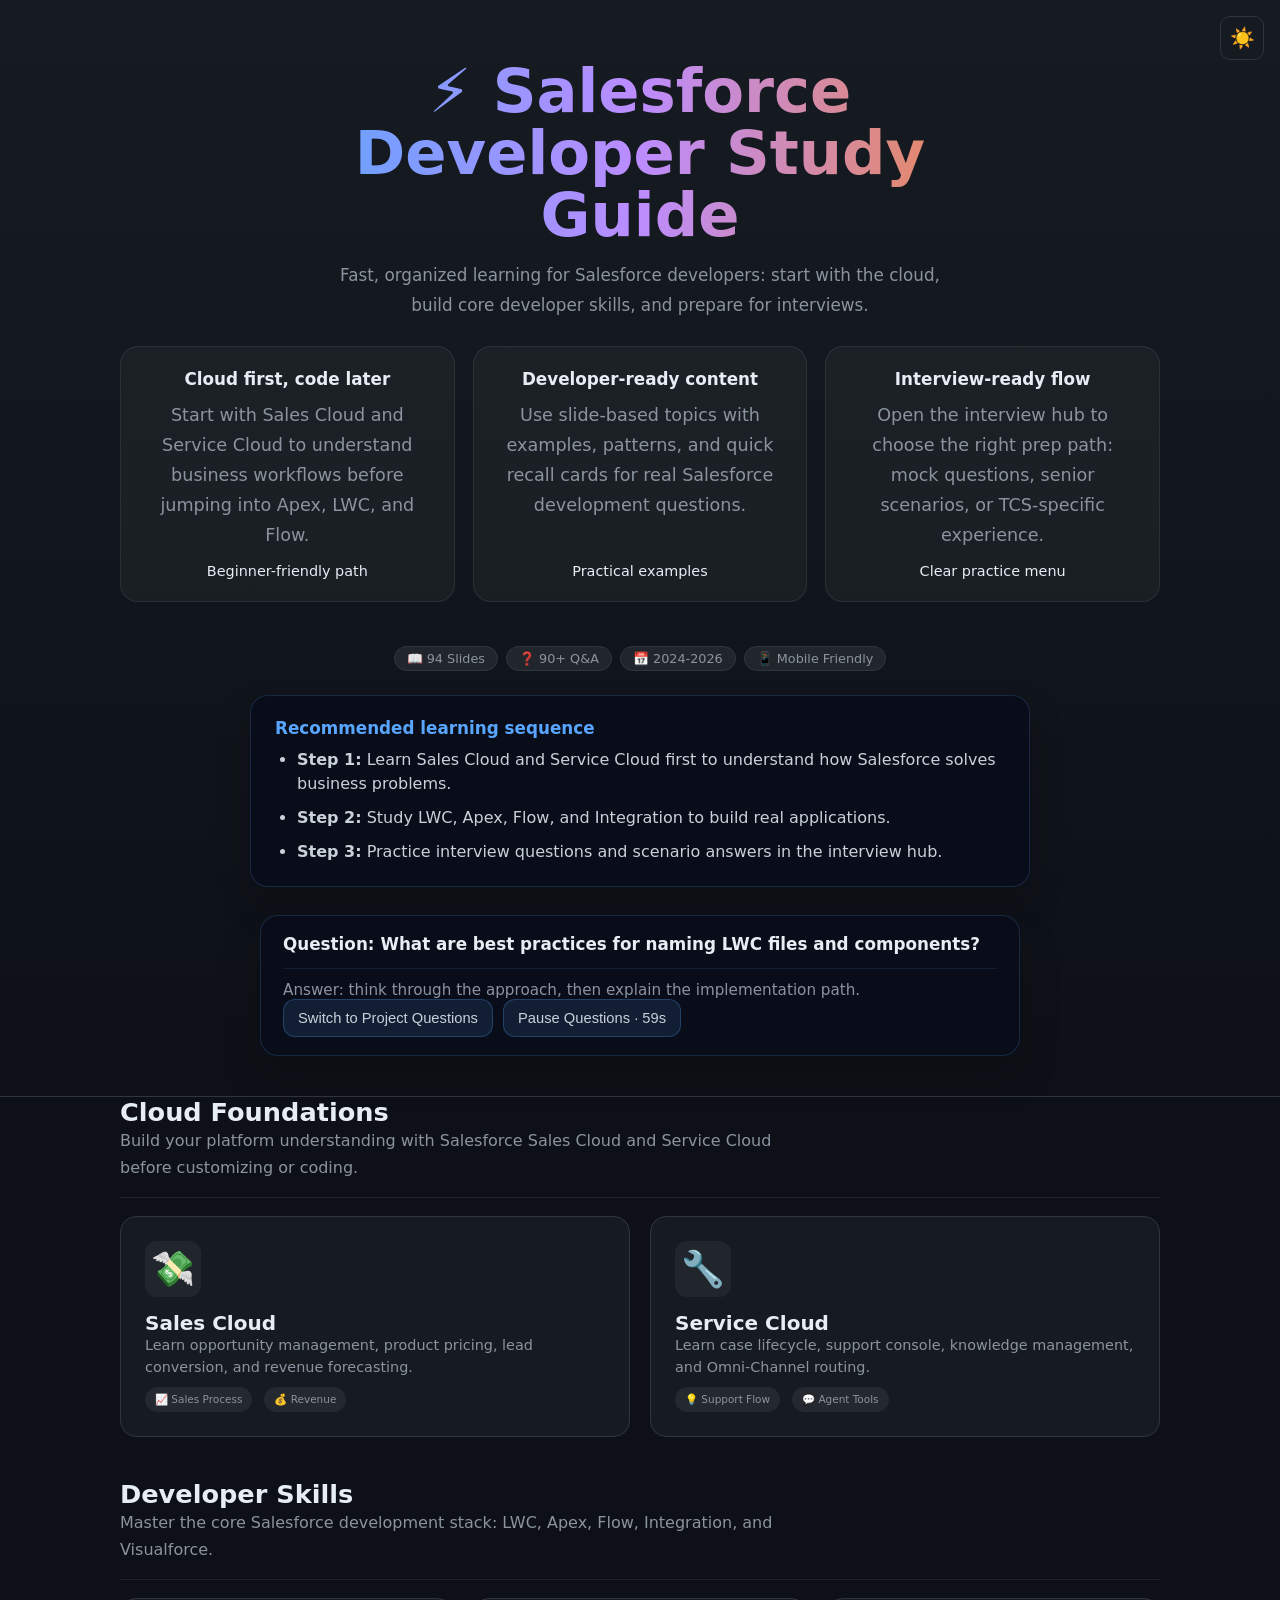
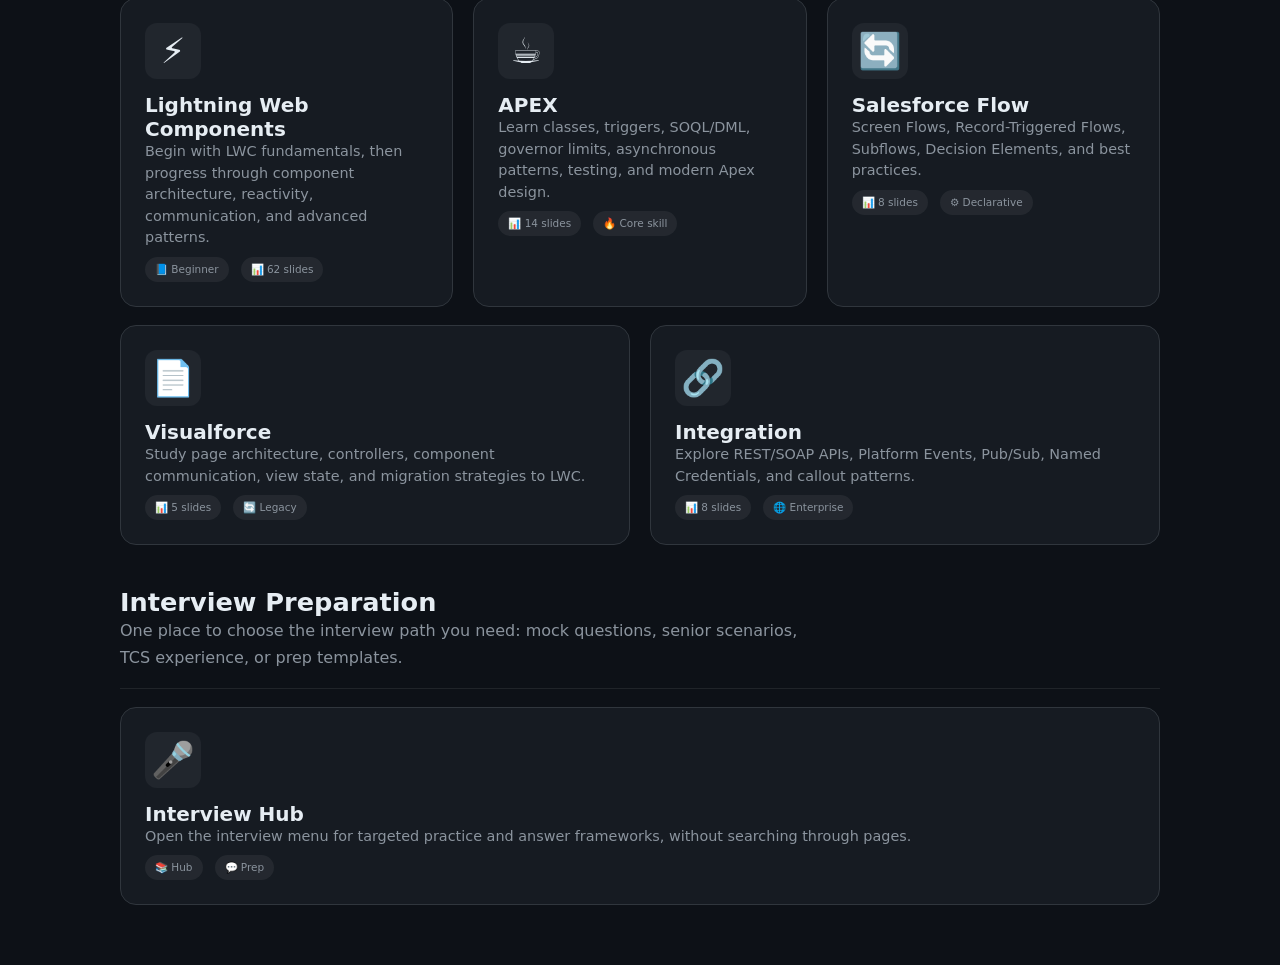
<file: index.html>
<!DOCTYPE html>
<html lang="en">
<head>
    <meta charset="UTF-8">
    <meta name="viewport" content="width=device-width, initial-scale=1.0, maximum-scale=5.0, user-scalable=yes">
    <title>Salesforce Developer Study Guide</title>
    <style>
        * { margin: 0; padding: 0; box-sizing: border-box; }
        
        :root {
            --bg: #0d1117;
            --bg-card: #161b22;
            --border: #30363d;
            --text: #e6edf3;
            --text-muted: #8b949e;
            --blue: #58a6ff;
            --green: #238636;
            --purple: #bc8cff;
            --orange: #f0883e;
            --red: #da3633;
        }

        body {
            font-family: 'Segoe UI', system-ui, -apple-system, sans-serif;
            background: var(--bg);
            color: var(--text);
            min-height: 100vh;
            padding: 0;
            -webkit-tap-highlight-color: transparent;
            overscroll-behavior-x: none;
        }

        /* Header */
        .header {
            text-align: center;
            padding: 60px 20px 40px;
            background: linear-gradient(180deg, #161b22 0%, #0d1117 100%);
            border-bottom: 1px solid var(--border);
        }
        .header h1 {
            font-size: clamp(1.8em, 5vw, 3em);
            background: linear-gradient(90deg, #58a6ff, #bc8cff, #f0883e);
            -webkit-background-clip: text;
            -webkit-text-fill-color: transparent;
            background-clip: text;
            margin-bottom: 12px;
            font-weight: 700;
        }
        .header p {
            color: var(--text-muted);
            font-size: clamp(0.9em, 2.5vw, 1.1em);
            max-width: 600px;
            margin: 0 auto;
            line-height: 1.6;
        }
        .header .badge-row {
            margin-top: 16px;
            display: flex;
            gap: 8px;
            justify-content: center;
            flex-wrap: wrap;
        }
        .header .badge-row span {
            background: #21262d;
            border: 1px solid var(--border);
            padding: 4px 12px;
            border-radius: 20px;
            font-size: 0.8em;
            color: var(--text-muted);
        }

        .question-banner {
            margin: 28px auto 0;
            max-width: 760px;
            border: 1px solid rgba(88,166,255,0.18);
            background: rgba(9,13,26,0.9);
            border-radius: 18px;
            padding: 18px 22px;
            text-align: left;
            color: #c9d1d9;
            box-shadow: 0 18px 40px rgba(0,0,0,0.18);
        }
        .question-banner h2 {
            font-size: 1rem;
            margin-bottom: 8px;
            color: #58a6ff;
        }
        .question-banner p {
            margin-bottom: 14px;
            color: #8b949e;
            line-height: 1.6;
        }
        .study-note {
            margin-top: 18px;
            display: flex;
            flex-wrap: wrap;
            gap: 10px 14px;
            color: #8b949e;
            font-size: 0.95em;
            line-height: 1.5;
            justify-content: center;
            max-width: 780px;
            margin-left: auto;
            margin-right: auto;
            text-align: center;
        }
        .study-note strong {
            color: #e6edf3;
            min-width: 100%;
            font-weight: 600;
        }
        .study-note span {
            background: rgba(88,166,255,0.12);
            border: 1px solid rgba(88,166,255,0.18);
            border-radius: 999px;
            padding: 6px 12px;
            display: inline-flex;
        }
        .quick-start {
            max-width: 760px;
            margin: 20px auto 0;
            padding: 18px 20px;
            border-radius: 18px;
            background: rgba(8,12,19,0.95);
            border: 1px solid rgba(88,166,255,0.15);
            color: #c9d1d9;
            display: grid;
            gap: 14px;
            text-align: left;
        }
        .quick-start strong {
            display: block;
            margin-bottom: 8px;
            color: #e6edf3;
        }
        .quick-start ul {
            display: grid;
            gap: 10px;
            padding-left: 20px;
            list-style: decimal inside;
            color: rgba(255,255,255,0.9);
            font-size: 0.95em;
        }
        .quick-start li {
            line-height: 1.6;
        }
        .learn-before {
            max-width: 780px;
            margin: 24px auto 0;
            padding: 22px 24px;
            border-radius: 18px;
            border: 1px solid rgba(88,166,255,0.18);
            background: rgba(9,13,26,0.92);
            box-shadow: 0 18px 36px rgba(0,0,0,0.18);
            color: #c9d1d9;
            text-align: left;
        }
        .learn-before h2 {
            margin-bottom: 10px;
            color: #58a6ff;
            font-size: 1.05em;
        }
        .learn-before p {
            margin-bottom: 14px;
            color: #8b949e;
            line-height: 1.6;
        }
        .learn-before ul {
            display: grid;
            gap: 10px;
            padding-left: 18px;
            list-style: disc;
            color: #c9d1d9;
        }
        .learn-before li {
            margin-left: 4px;
            line-height: 1.5;
        }
        .question-text {
            font-size: 1.05em;
            font-weight: 600;
            color: #e6edf3;
            margin-bottom: 14px;
        }
        .question-controls {
            display: flex;
            flex-wrap: wrap;
            gap: 10px;
            align-items: center;
        }
        .question-controls button {
            background: rgba(88,166,255,0.12);
            border: 1px solid rgba(88,166,255,0.25);
            color: #c9d1d9;
            border-radius: 12px;
            padding: 10px 14px;
            font-size: 0.92em;
        }
        .answer-text {
            font-size: 0.95em;
            color: #8b949e;
            border-top: 1px solid rgba(88,166,255,0.12);
            padding-top: 12px;
            margin-top: 10px;
        }
        .question-controls button {
            cursor: pointer;
            transition: background 0.2s ease, transform 0.2s ease;
        }
        .question-controls button:hover {
            background: rgba(88,166,255,0.18);
            transform: translateY(-1px);
        }
        .question-controls button.active {
            background: #2ea043;
            border-color: #2ea043;
            color: #fff;
        }

        .hero {
            max-width: 1080px;
            margin: 0 auto;
            padding: 0 20px 28px;
            display: grid;
            gap: 26px;
        }
        .hero-copy {
            text-align: center;
            max-width: 760px;
            margin: 0 auto;
        }
        .hero-copy h1 {
            font-size: clamp(2.4rem, 5vw, 3.8rem);
            line-height: 1.02;
        }
        .hero-copy p {
            margin-top: 14px;
            color: var(--text-muted);
            font-size: 1.05em;
            line-height: 1.8;
        }
        .hero-grid {
            display: grid;
            grid-template-columns: repeat(auto-fit, minmax(220px, 1fr));
            gap: 18px;
        }
        .feature-card {
            background: rgba(255,255,255,0.04);
            border: 1px solid rgba(255,255,255,0.08);
            border-radius: 18px;
            padding: 22px;
            display: flex;
            flex-direction: column;
            gap: 12px;
            min-height: 170px;
        }
        .feature-card h3 {
            margin: 0;
            color: var(--text);
            font-size: 1.05em;
        }
        .feature-card p {
            margin: 0;
            color: var(--text-muted);
            line-height: 1.7;
            flex: 1;
        }
        .feature-card span {
            color: var(--text-secondary);
            font-size: 0.9em;
        }

        .page-sections {
            max-width: 1080px;
            margin: 0 auto;
            padding: 0 20px 60px;
            display: grid;
            gap: 42px;
        }
        .page-section {
            display: grid;
            gap: 18px;
        }
        .section-header {
            display: flex;
            flex-wrap: wrap;
            justify-content: space-between;
            align-items: flex-end;
            gap: 16px;
            border-bottom: 1px solid rgba(255,255,255,0.08);
            padding-bottom: 16px;
        }
        .section-header h2 {
            font-size: 1.6em;
            margin: 0;
        }
        .section-header p {
            margin: 0;
            color: var(--text-muted);
            max-width: 680px;
            line-height: 1.7;
        }
        .section-grid {
            display: grid;
            grid-template-columns: repeat(auto-fit, minmax(260px, 1fr));
            gap: 20px;
        }
        .topic-card {
            background: var(--bg-card);
            border: 1px solid var(--border);
            border-radius: 16px;
            padding: 24px;
            text-decoration: none;
            color: var(--text);
            transition: all 0.3s ease;
            display: flex;
            flex-direction: column;
            gap: 14px;
            position: relative;
            overflow: hidden;
        }
        .topic-card .meta {
            display: flex;
            gap: 10px;
            margin-top: auto;
            flex-wrap: wrap;
        }
        .topic-card .meta span {
            display: inline-flex;
            align-items: center;
            gap: 4px;
            background: rgba(255,255,255,0.06);
            padding: 6px 10px;
            border-radius: 999px;
            font-size: 0.82em;
            color: var(--text-secondary);
        }
        .topic-card .actions {
            display: flex;
            flex-wrap: wrap;
            gap: 10px;
            margin-top: 10px;
        }
        .topic-card .action-btn {
            display: inline-flex;
            align-items: center;
            justify-content: center;
            padding: 10px 16px;
            border-radius: 12px;
            text-decoration: none;
            font-weight: 600;
            transition: transform 0.2s ease, background 0.2s ease;
        }
        .topic-card .action-btn:hover {
            transform: translateY(-1px);
        }
        .topic-card .action-btn.primary {
            background: #2ea043;
            color: #fff;
        }
        .topic-card .action-btn.secondary {
            background: rgba(88,166,255,0.12);
            border: 1px solid rgba(88,166,255,0.25);
            color: #c9d1d9;
        }
        .topic-card .action-btn.secondary:hover {
            background: rgba(88,166,255,0.18);
        }
        .topic-card.coming-soon {
            opacity: 0.84;
            cursor: default;
        }
        .topic-card.coming-soon .meta span {
            background: rgba(248, 136, 62, 0.12);
        }
        .topic-card::before {
            content: '';
            position: absolute;
            top: 0; left: 0; right: 0;
            height: 3px;
            background: var(--card-accent);
            opacity: 0;
            transition: opacity 0.3s;
        }
        .topic-card:hover {
            border-color: var(--card-accent);
            transform: translateY(-4px);
            box-shadow: 0 12px 40px rgba(0,0,0,0.4);
        }
        .topic-card:hover::before { opacity: 1; }
        .topic-card:active { transform: scale(0.97); }

        .topic-card .icon {
            font-size: 2.2em;
            width: 56px; height: 56px;
            display: flex; align-items: center; justify-content: center;
            background: #21262d;
            border-radius: 12px;
        }
        .topic-card h2 {
            font-size: 1.25em;
            font-weight: 600;
            color: var(--text);
        }
        .topic-card p {
            font-size: 0.9em;
            color: var(--text-muted);
            line-height: 1.5;
        }
        .topic-card .meta {
            display: flex;
            gap: 12px;
            margin-top: auto;
            padding-top: 8px;
            font-size: 0.8em;
            color: var(--text-muted);
        }
        .topic-card .meta span {
            display: flex; align-items: center; gap: 4px;
        }
        .topic-card.interview-group .interview-subcards {
            display: grid;
            grid-template-columns: repeat(auto-fit, minmax(220px, 1fr));
            gap: 12px;
            margin-top: 18px;
        }
        .sub-topic-card {
            display: block;
            padding: 16px;
            border: 1px solid rgba(255,255,255,0.08);
            border-radius: 14px;
            background: rgba(255,255,255,0.04);
            text-decoration: none;
            color: inherit;
            transition: background 0.2s ease, transform 0.2s ease;
        }
        .sub-topic-card:hover {
            background: rgba(255,255,255,0.08);
            transform: translateY(-2px);
        }
        .sub-topic-card h3 {
            margin-bottom: 8px;
            font-size: 1em;
        }
        .sub-topic-card p {
            margin: 0;
            color: var(--text-muted);
            font-size: 0.9em;
            line-height: 1.5;
        }

        /* Theme toggle */
        .theme-toggle {
            position: fixed;
            top: 16px; right: 16px;
            background: var(--bg-card);
            border: 1px solid var(--border);
            color: var(--text);
            width: 44px; height: 44px;
            border-radius: 10px;
            cursor: pointer;
            font-size: 20px;
            display: flex; align-items: center; justify-content: center;
            transition: all 0.2s;
            z-index: 100;
        }
        .theme-toggle:hover { border-color: var(--blue); }

        /* Light theme */
        body.light {
            --bg: #ffffff;
            --bg-card: #f6f8fa;
            --border: #d1d9e0;
            --text: #1f2328;
            --text-muted: #6e7781;
            --blue: #0550ae;
            --green: #1a7f37;
            --purple: #6639ba;
            --orange: #953800;
        }
        body.light .header { background: linear-gradient(180deg, #f6f8fa 0%, #ffffff 100%); }
        body.light .topic-card .icon { background: #eaeef2; }
        body.light .header .badge-row span { background: #eaeef2; border-color: #d1d9e0; }
        body.light .topic-card:hover { box-shadow: 0 12px 40px rgba(0,0,0,0.1); }

        /* Footer */
        .footer {
            text-align: center;
            padding: 30px 20px;
            color: var(--text-muted);
            font-size: 0.85em;
            border-top: 1px solid var(--border);
        }
        .footer a { color: var(--blue); text-decoration: none; }
        .footer a:hover { text-decoration: underline; }

        /* Mobile */
        @media (max-width: 600px) {
            .header { padding: 40px 16px 30px; }
            .topics { padding: 24px 16px 40px; gap: 14px; grid-template-columns: 1fr; }
            .topic-card { padding: 22px 20px; flex-direction: row; align-items: center; gap: 16px; }
            .topic-card .icon { font-size: 1.6em; width: 48px; height: 48px; min-width: 48px; border-radius: 10px; }
            .topic-card h2 { font-size: 1.1em; }
            .topic-card p { display: none; }
            .topic-card .meta { padding-top: 4px; }
        }
    </style>
</head>
<body>
    <button class="theme-toggle" id="themeBtn" onclick="toggleTheme()" aria-label="Toggle theme">&#x2600;&#xFE0F;</button>

    <header class="header">
        <div class="hero">
            <div class="hero-copy">
                <h1>&#x26A1; Salesforce Developer Study Guide</h1>
                <p>Fast, organized learning for Salesforce developers: start with the cloud, build core developer skills, and prepare for interviews.</p>
            </div>
            <div class="hero-grid">
                <div class="feature-card">
                    <h3>Cloud first, code later</h3>
                    <p>Start with Sales Cloud and Service Cloud to understand business workflows before jumping into Apex, LWC, and Flow.</p>
                    <span>Beginner-friendly path</span>
                </div>
                <div class="feature-card">
                    <h3>Developer-ready content</h3>
                    <p>Use slide-based topics with examples, patterns, and quick recall cards for real Salesforce development questions.</p>
                    <span>Practical examples</span>
                </div>
                <div class="feature-card">
                    <h3>Interview-ready flow</h3>
                    <p>Open the interview hub to choose the right prep path: mock questions, senior scenarios, or TCS-specific experience.</p>
                    <span>Clear practice menu</span>
                </div>
            </div>
        </div>

        <div class="badge-row">
            <span>&#x1F4D6; 94 Slides</span>
            <span>&#x2753; 90+ Q&amp;A</span>
            <span>&#x1F4C5; 2024-2026</span>
            <span>&#x1F4F1; Mobile Friendly</span>
        </div>

        <div class="learn-before">
            <h2>Recommended learning sequence</h2>
            <ul>
                <li><strong>Step 1:</strong> Learn Sales Cloud and Service Cloud first to understand how Salesforce solves business problems.</li>
                <li><strong>Step 2:</strong> Study LWC, Apex, Flow, and Integration to build real applications.</li>
                <li><strong>Step 3:</strong> Practice interview questions and scenario answers in the interview hub.</li>
            </ul>
        </div>

        <div class="question-banner" aria-live="polite">
            <div class="question-text" id="questionText">Loading your first question...</div>
            <div class="answer-text" id="answerText">Answer: think through the approach, then explain the implementation path.</div>
            <div class="question-controls">
                <button id="modeToggle" type="button">Switch to Project Questions</button>
                <button id="toggleQuestions" type="button">Pause Questions · 60s</button>
            </div>
        </div>
    </header>

    <main class="page-sections">
        <section class="page-section">
            <div class="section-header">
                <div>
                    <h2>Cloud Foundations</h2>
                    <p>Build your platform understanding with Salesforce Sales Cloud and Service Cloud before customizing or coding.</p>
                </div>
            </div>
            <div class="section-grid">
                <a href="sales-cloud.html" class="topic-card" style="--card-accent: #22c55e;">
                    <div class="icon">&#x1F4B8;</div>
                    <div>
                        <h2>Sales Cloud</h2>
                        <p>Learn opportunity management, product pricing, lead conversion, and revenue forecasting.</p>
                        <div class="meta">
                            <span>&#x1F4C8; Sales Process</span>
                            <span>&#x1F4B0; Revenue</span>
                        </div>
                    </div>
                </a>
                <a href="service-cloud.html" class="topic-card" style="--card-accent: #38bdf8;">
                    <div class="icon">&#x1F527;</div>
                    <div>
                        <h2>Service Cloud</h2>
                        <p>Learn case lifecycle, support console, knowledge management, and Omni-Channel routing.</p>
                        <div class="meta">
                            <span>&#x1F4A1; Support Flow</span>
                            <span>&#x1F4AC; Agent Tools</span>
                        </div>
                    </div>
                </a>
            </div>
        </section>

        <section class="page-section">
            <div class="section-header">
                <div>
                    <h2>Developer Skills</h2>
                    <p>Master the core Salesforce development stack: LWC, Apex, Flow, Integration, and Visualforce.</p>
                </div>
            </div>
            <div class="section-grid">
                <a href="lwc.html#foundations" class="topic-card" style="--card-accent: #58a6ff;">
                    <div class="icon">&#x26A1;</div>
                    <div>
                        <h2>Lightning Web Components</h2>
                        <p>Begin with LWC fundamentals, then progress through component architecture, reactivity, communication, and advanced patterns.</p>
                        <div class="meta">
                            <span>📘 Beginner</span>
                            <span>&#x1F4CA; 62 slides</span>
                        </div>
                    </div>
                </a>
                <a href="apex.html" class="topic-card" style="--card-accent: #f0883e;">
                    <div class="icon">&#x2615;</div>
                    <div>
                        <h2>APEX</h2>
                        <p>Learn classes, triggers, SOQL/DML, governor limits, asynchronous patterns, testing, and modern Apex design.</p>
                        <div class="meta">
                            <span>&#x1F4CA; 14 slides</span>
                            <span>&#x1F525; Core skill</span>
                        </div>
                    </div>
                </a>
                <a href="flow.html" class="topic-card" style="--card-accent: #bc8cff;">
                    <div class="icon">&#x1F504;</div>
                    <div>
                        <h2>Salesforce Flow</h2>
                        <p>Screen Flows, Record-Triggered Flows, Subflows, Decision Elements, and best practices.</p>
                        <div class="meta">
                            <span>&#x1F4CA; 8 slides</span>
                            <span>&#x2699;&#xFE0F; Declarative</span>
                        </div>
                    </div>
                </a>
            </div>
            <div class="section-grid">
                <a href="visualforce.html" class="topic-card" style="--card-accent: #7ee787;">
                    <div class="icon">&#x1F4C4;</div>
                    <div>
                        <h2>Visualforce</h2>
                        <p>Study page architecture, controllers, component communication, view state, and migration strategies to LWC.</p>
                        <div class="meta">
                            <span>&#x1F4CA; 5 slides</span>
                            <span>&#x1F504; Legacy</span>
                        </div>
                    </div>
                </a>
                <a href="integration.html" class="topic-card" style="--card-accent: #da3633;">
                    <div class="icon">&#x1F517;</div>
                    <div>
                        <h2>Integration</h2>
                        <p>Explore REST/SOAP APIs, Platform Events, Pub/Sub, Named Credentials, and callout patterns.</p>
                        <div class="meta">
                            <span>&#x1F4CA; 8 slides</span>
                            <span>&#x1F310; Enterprise</span>
                        </div>
                    </div>
                </a>
            </div>
        </section>

        <section class="page-section">
            <div class="section-header">
                <div>
                    <h2>Interview Preparation</h2>
                    <p>One place to choose the interview path you need: mock questions, senior scenarios, TCS experience, or prep templates.</p>
                </div>
            </div>
            <div class="section-grid">
                <a href="interview-prep.html" class="topic-card" style="--card-accent: #f0883e;">
                    <div class="icon">&#x1F3A4;</div>
                    <div>
                        <h2>Interview Hub</h2>
                        <p>Open the interview menu for targeted practice and answer frameworks, without searching through pages.</p>
                        <div class="meta">
                            <span>&#x1F4DA; Hub</span>
                            <span>&#x1F4AC; Prep</span>
                        </div>
                    </div>
                </a>
            </div>
        </section>
    </main>
    <script>
        const interviewQuestions = [
            'When should you use lightning-record-form instead of lightning-record-edit-form?',
            'How do you debug JavaScript errors in an LWC component?',
            'What are the common performance issues in LWC and how can you avoid them?',
            'How do you conditionally render content in an LWC template?',
            'What is the purpose of the js-meta.xml file in LWC?',
            'How can you use slots in Lightning Web Components?',
            'What is the difference between @track and plain properties in LWC?',
            'How do you use getRecord to retrieve Salesforce data?',
            'What is Lightning Message Service and when should you use it?',
            'How do you implement pagination in an LWC list component?',
            'What are best practices for naming LWC files and components?',
            'How do you apply responsive design in LWC?',
            'What is the role of Apex test coverage in Salesforce deployments?',
            'How can you prevent cross-site scripting in an LWC app?',
            'How do you handle user input validation in LWC?',
            'What is the difference between @track and getters in LWC?',
            'How do you use a third-party JavaScript library in LWC?',
            'How does navigation work in Lightning Experience?',
            'What is the purpose of lightning-input-field in forms?',
            'How do getters improve rendering performance in LWC?',
            'What is a public property and how is it used in LWC?',
            'How do you use @api to expose methods to parent components?',
            'What is the role of connectedCallback vs renderedCallback?',
            'How do you use template literals inside LWC templates?',
            'When should you use lightning-record-view-form?',
            'What is the difference between wire and imperative Apex in handling errors?',
            'How can you share CSS across multiple components?',
            'How do you use lightning-combobox for user selections?',
            'What is a reactive property in LWC?',
            'How do you memoize values using getters in LWC?',
            'How do you implement search filtering in an LWC list?',
            'What is the correct way to call a child method from a parent?',
            'How do you use the RecordEditForm with custom validation?',
            'What is the purpose of the `@salesforce/apex` import in LWC?',
            'How do you handle record sharing when calling Apex from LWC?',
            'What is an event detail and how is it used?',
            'How do you use the `lightning-card` component effectively?',
            'What is the difference between `lightning-input` and `lightning-input-field`?',
            'How do you test LWC with Jest mocks for Apex?',
            'How can you create dynamic CSS classes in LWC templates?',
            'How do you use `querySelector` inside an LWC component?' 
        ];

        const projectQuestions = [
            'You have a story to add a dashboard widget. What questions do you ask before starting?',
            'A component is slow to render on record pages. What would you check first?',
            'A form submission fails only for certain users. What could be the cause?',
            'You need to display related records with filters. What is the best LWC pattern?',
            'A page needs to be responsive on mobile and desktop. Which CSS strategy would you use?',
            'A new field was added but not appearing in the component. Where do you check?',
            'A component should show spinner while loading data. How would you implement that?',
            'A lookup field selection is not updating the record. What event should you inspect?',
            'A component is deployed but not visible in App Builder. What metadata setting might be wrong?',
            'A user reports stale data after saving a record. What refresh strategy would you use?',
            'A project requires CSV export from a list of records. What LWC pattern supports this?',
            'A shared component must work in multiple pages. How do you design it for reuse?',
            'A quick action should open an LWC form. What target should be set in js-meta.xml?',
            'A field value needs to change based on another field. How do you handle this in LWC?',
            'A component needs to call Apex and handle errors gracefully. What approach is best?',
            'A list should support inline edit and save. What Salesforce UI component helps here?',
            'A page needs to use the lightning-navigation service. What information is required?',
            'A story asks for dark mode support. How do you handle it in a component style sheet?',
            'A component should remember its state after refresh. What client-side storage can you use?',
            'A form uses lightning-record-edit-form but custom validation is needed. How do you add it?',
            'A component must work with Lightning Message Service. When is LMS a good choice?',
            'A record page has a broken layout on small screens. What CSS settings help fix it?',
            'A project asks to load related data in one request. What Apex or wire strategy do you choose?',
            'A component is not accessible for keyboard users. What should you check?',
            'A story requires event-based communication between siblings. What is the recommended pattern?',
            'A page should show loading placeholders while data loads. What UX improvement can you apply?',
            'A component should support multi-step input. How would you structure the template and JS?',
            'A developer wants to add tests. What should you verify in Jest for LWC?',
            'A story requires a chart with Salesforce data. What approach works best in LWC?',
            'A component must handle record edit and creation in the same page. What design would you use?',
            'A request asks for permission-based UI sections. How do you determine visibility?',
            'A screen requires inline help text for fields. Where should it be placed in the template?',
            'A story involves picking a record from a modal. What LWC pattern supports this?',
            'A page should show a summary card and details view. How do you structure the components?',
            'A project must support multiple tabs inside LWC. How do you handle state between tabs?',
            'A component needs to use a third-party chart library. How do you add it to LWC?',
            'A story requires record-level security enforcement. Where is this handled in Salesforce?',
            'A user asks for CSV download of filtered data. How would you implement that in LWC?',
            'A component should be reusable across multiple record pages. What metadata targets are needed?',
            'A story requires a lookup search component. How do you avoid expensive SOQL calls?',
            'A new integration requires OAuth authentication. How do you store credentials securely?',
            'A project wants to show data freshness timestamp. How would you calculate and display it?',
            'A page should update when related records change. What event or refresh strategy do you use?',
            'A component needs to handle file upload. What Lightning component simplifies that?',
            'A story asks for a responsive grid of cards. How do you achieve that in LWC CSS?',
            'A user must be prevented from double-submitting a form. What pattern do you use?',
            'A project requires dynamic picklist values. How do you load them in LWC?',
            'A component needs to render raw HTML safely. What restrictions should you enforce?',
            'A form should reset after saving. What method do you call on lightning-record-form?',
            'A component should show inline validation messages. How do you implement those?',
            'A record page should use conditional sections. How do you manage this in the template?',
            'A component requires batch updates. How do you optimize data submission to Apex?',
            'A story asks for improved accessibility. What aria attributes should you verify?'
        ];

        let questionQueue = [];
        let currentQuestionIndex = 0;
        let currentMode = 'interview';
        let countdownSeconds = 60;
        let questionTimer = null;
        let countdownTimer = null;
        let paused = false;

        function shuffle(array) {
            const result = array.slice();
            for (let i = result.length - 1; i > 0; i--) {
                const j = Math.floor(Math.random() * (i + 1));
                [result[i], result[j]] = [result[j], result[i]];
            }
            return result;
        }

        function resetQuestionQueue(mode) {
            const source = mode === 'project' ? projectQuestions : interviewQuestions;
            questionQueue = shuffle(source);
            currentQuestionIndex = 0;
        }

        function getCurrentQuestion() {
            if (!questionQueue.length) {
                resetQuestionQueue(currentMode);
            }
            return questionQueue[currentQuestionIndex];
        }

        function showQuestion(index) {
            if (!questionQueue.length) {
                resetQuestionQueue(currentMode);
            }
            const questionText = document.getElementById('questionText');
            const answerText = document.getElementById('answerText');
            questionText.textContent = 'Question: ' + questionQueue[index % questionQueue.length];
            answerText.textContent = 'Answer: think through the approach, then explain the implementation path.';
        }

        function updateModeButton() {
            const button = document.getElementById('modeToggle');
            button.textContent = currentMode === 'interview'
                ? 'Switch to Project Questions'
                : 'Switch to Interview Questions';
        }

        function updatePauseButton() {
            const button = document.getElementById('toggleQuestions');
            button.textContent = paused ? 'Resume Questions · Paused' : `Pause Questions · ${countdownSeconds}s`;
        }

        function advanceQuestion() {
            if (paused) return;
            currentQuestionIndex += 1;
            if (currentQuestionIndex >= questionQueue.length) {
                resetQuestionQueue(currentMode);
            }
            showQuestion(currentQuestionIndex);
            countdownSeconds = 60;
            updateCountdown();
        }

        function startQuestionRotation() {
            if (questionTimer) return;
            questionTimer = setInterval(advanceQuestion, 60000);
        }

        function startCountdown() {
            const button = document.getElementById('toggleQuestions');
            countdownTimer = setInterval(() => {
                if (!paused) {
                    countdownSeconds -= 1;
                    if (countdownSeconds <= 0) {
                        countdownSeconds = 60;
                    }
                    button.textContent = `Pause Questions · ${countdownSeconds}s`;
                }
            }, 1000);
        }

        function updateCountdown() {
            updatePauseButton();
        }

        function toggleQuestions() {
            paused = !paused;
            const button = document.getElementById('toggleQuestions');
            button.classList.toggle('active', paused);
            updatePauseButton();
        }

        function saveQuestionMode(mode) {
            localStorage.setItem('study-question-mode', mode);
        }

        function getSavedQuestionMode() {
            const saved = localStorage.getItem('study-question-mode');
            return saved === 'project' ? 'project' : 'interview';
        }

        function setMode(mode) {
            if (mode === currentMode) return;
            currentMode = mode;
            saveQuestionMode(mode);
            resetQuestionQueue(mode);
            countdownSeconds = 60;
            showQuestion(currentQuestionIndex);
            updateCountdown();
            updateModeButton();
        }

        function toggleMode() {
            setMode(currentMode === 'interview' ? 'project' : 'interview');
        }

        function initializeQuestionBanner() {
            currentMode = getSavedQuestionMode();
            resetQuestionQueue(currentMode);
            showQuestion(currentQuestionIndex);
            updateModeButton();
            updateCountdown();
            startQuestionRotation();
            startCountdown();
            document.getElementById('toggleQuestions').addEventListener('click', toggleQuestions);
            document.getElementById('modeToggle').addEventListener('click', toggleMode);
        }

        function toggleTheme() {
            const isLight = document.body.classList.toggle('light');
            document.getElementById('themeBtn').innerHTML = isLight ? '&#x1F319;' : '&#x2600;&#xFE0F;';
            localStorage.setItem('study-theme', isLight ? 'light' : 'dark');
        }
        // Restore theme
        if (localStorage.getItem('study-theme') === 'light') {
            document.body.classList.add('light');
            document.getElementById('themeBtn').innerHTML = '&#x1F319;';
        }

        initializeQuestionBanner();
    </script>
</body>
</html>
</file>
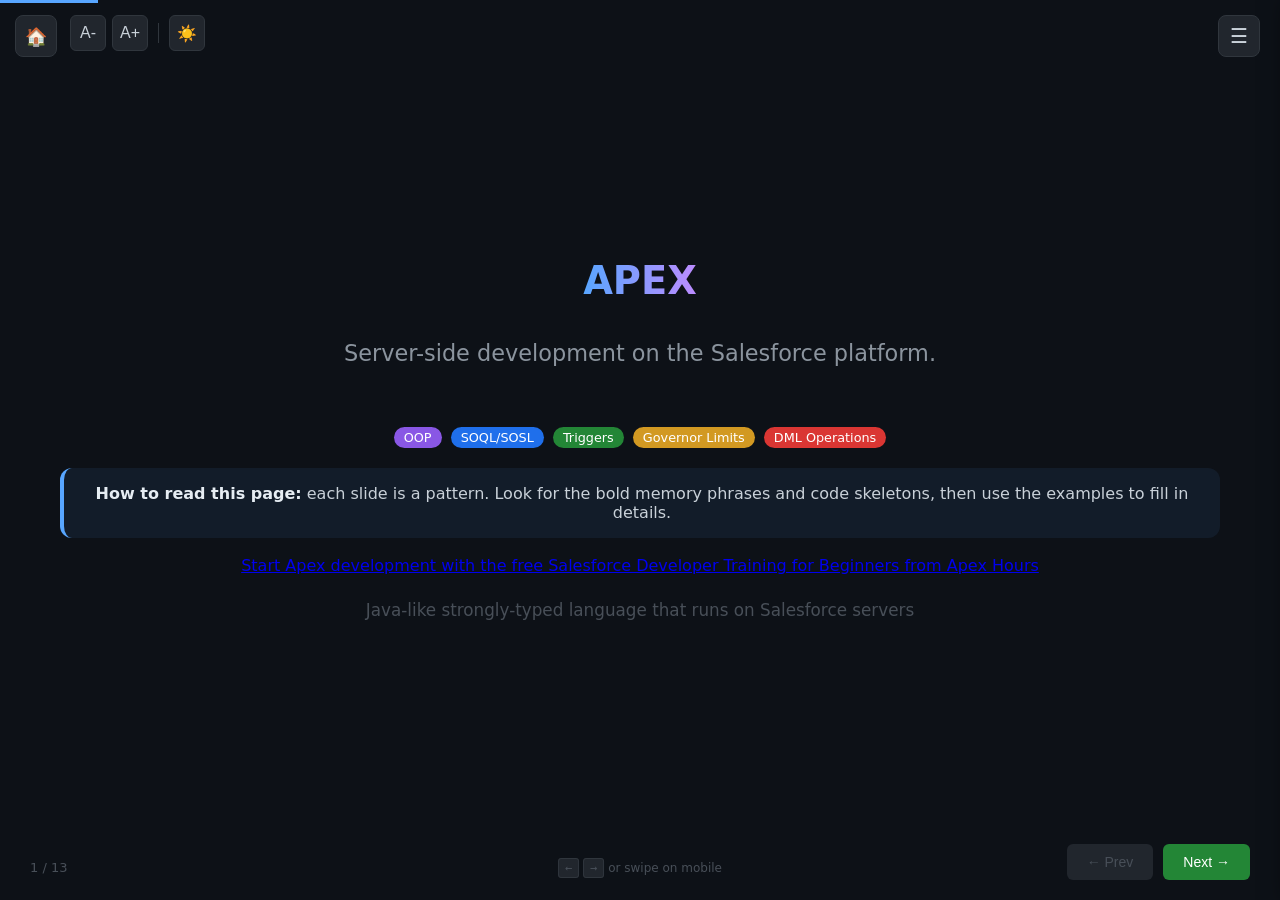
<file: apex.html>
﻿<!DOCTYPE html>
<html lang="en">
<head>
    <meta charset="UTF-8">
    <meta name="viewport" content="width=device-width, initial-scale=1.0, maximum-scale=5.0, user-scalable=yes">
    <title>APEX - Salesforce Study Guide</title>
    <link rel="stylesheet" href="common.css">
</head>
<body data-page="apex">
    <div class="mobile-top-bar"></div>
    <div class="progress" id="progress"></div>
    <div class="slide-num" id="slideNum"></div>
    <div class="keys-hint"><kbd>&larr;</kbd> <kbd>&rarr;</kbd> or swipe on mobile</div>

    <!-- Home button -->
    <a href="index.html" class="home-btn" title="Back to Topics">&#x1F3E0;</a>

    <!-- Toolbar -->
    <div class="toolbar" style="left: 70px;">
        <button onclick="changeFontSize(-1)" title="Decrease font" aria-label="Decrease font">A-</button>
        <button onclick="changeFontSize(1)" title="Increase font" aria-label="Increase font">A+</button>
        <span class="sep"></span>
        <button onclick="toggleTheme()" id="themeBtn" title="Toggle theme" aria-label="Toggle theme">&#x2600;&#xFE0F;</button>
    </div>

    <div class="deck" id="deck">
        <!-- SECTION 8: APEX PROGRAMMING -->
        <!-- ================================================== -->

        <!-- APEX SLIDE 1: Introduction -->
        <div class="slide" data-section="apex">
            <div class="center">
                <h1 class="fade-in">APEX</h1>
                <p class="fade-in delay-1" style="font-size: 1.4em; color: #8b949e; margin: 20px 0;">Server-side development on the Salesforce platform.</p>
                <div class="fade-in delay-2" style="margin-top: 30px;">
                    <span class="badge purple" onclick="window.SlideEngine.goToSlide(1)" style="cursor:pointer;">OOP</span>
                    <span class="badge blue" onclick="window.SlideEngine.goToSlide(2)" style="cursor:pointer;">SOQL/SOSL</span>
                    <span class="badge" onclick="window.SlideEngine.goToSlide(4)" style="cursor:pointer;">Triggers</span>
                    <span class="badge orange" onclick="window.SlideEngine.goToSlide(5)" style="cursor:pointer;">Governor Limits</span>
                    <span class="badge red" onclick="window.SlideEngine.goToSlide(3)" style="cursor:pointer;">DML Operations</span>
                </div>
                <div class="note-box fade-in delay-3">
                    <strong>How to read this page:</strong> each slide is a pattern. Look for the bold memory phrases and code skeletons, then use the examples to fill in details.
                </div>
                <a class="resource-link fade-in delay-4" href="https://www.apexhours.com/salesforce-developer-training-free/" target="_blank" rel="noopener noreferrer">
                    <span>Start Apex development with the free Salesforce Developer Training for Beginners from Apex Hours</span>
                </a>
                <p class="fade-in delay-3" style="margin-top: 20px; color: #484f58;">Java-like strongly-typed language that runs on Salesforce servers</p>
            </div>
        </div>

        <!-- APEX SLIDE 2: Syntax First, Then Example -->
        <div class="slide" data-section="apex">
            <h2>Syntax First, Then Example</h2>
            <p style="margin-bottom:15px; color:#8b949e;">When you know the concept but freeze while writing code, start by writing the outer shape. Use the pattern names below as memory hooks.</p>
            <div class="two-col">
                <div>
                    <div class="card fade-in">
                        <h3>Apex class structure</h3>
<pre><code>public with sharing class ExampleService {
    @AuraEnabled
    public static void doWork() {
        // business logic
    }
}</code></pre>
                        <p style="margin-top:8px; color:#8b949e;"><strong>Remember:</strong> class → method → logic. If you forget details, write the class header first, then stub the method, then add the body comments.</p>
                    </div>
                    <div class="card fade-in delay-1">
                        <h3>Trigger handler pattern</h3>
<pre><code>trigger AccountTrigger on Account (before insert, before update) {
    if (Trigger.isBefore) {
        AccountHandler.handle(Trigger.new, Trigger.oldMap);
    }
}</code></pre>
                        <p style="margin-top:8px; color:#8b949e;"><strong>Memory tip:</strong> thin trigger, thick handler. The trigger only routes events; the handler contains the logic. That skeleton is what most interviewers want to hear.</p>
                    </div>
                </div>
                <div>
                    <div class="card fade-in delay-1">
                        <h3>SOQL + loop pattern</h3>
<pre><code>List&lt;Contact&gt; contacts = [SELECT Id, AccountId FROM Contact WHERE AccountId IN :accountIds];
for (Contact c : contacts) {
    // process record
}</code></pre>
                        <p style="margin-top:8px; color:#8b949e;"><strong>Recall rule:</strong> Q → L. Write the query first, then write the for-loop. If you forget the fields, use placeholders and fill them after.</p>
                    </div>
                    <div class="card highlight fade-in delay-2">
                        <h3>Process skeleton</h3>
<pre><code>Start → Decision → Action → End</code></pre>
                        <p style="margin-top:8px; color:#8b949e;"><strong>Use this map:</strong> begin with the problem, decide the path, perform the action, then finish. That helps you sketch solutions without freezing on exact syntax.</p>
                    </div>
                </div>
            </div>
        </div>

        <!-- APEX SLIDE 3: Apex Fundamentals -->
        <div class="slide" data-section="apex">
            <h2>Apex Fundamentals — What Makes It Different</h2>
            <p style="margin-bottom:15px; color:#8b949e;">Apex looks like Java but runs inside Salesforce. It has built-in database access, automatic governor limits, and is designed for multi-tenant cloud computing.</p>
            <div class="two-col">
                <div>
                    <div class="card fade-in">
                        <h3>Key Characteristics</h3>
                        <table>
                            <tr><th>Feature</th><th>Description</th></tr>
                            <tr><td>Strongly Typed</td><td>Compile-time checking, no dynamic types</td></tr>
                            <tr><td>Multi-tenant</td><td>Shared infrastructure = governor limits</td></tr>
                            <tr><td>Integrated</td><td>Native SOQL/DML — no ORM needed</td></tr>
                            <tr><td>Testable</td><td>75% test coverage required for deploy</td></tr>
                            <tr><td>Versioned</td><td>API version per class (backward compat)</td></tr>
                            <tr><td>Case Insensitive</td><td><code>Account</code> = <code>ACCOUNT</code> = <code>account</code></td></tr>
                        </table>
                    </div>
                    <div class="card fade-in delay-1">
                        <h3>Data Types</h3>
<pre><code>// Primitives
Integer count = 0;
Decimal price = 19.99;
String name = 'Hello';
Boolean isActive = true;
Date today = Date.today();
Datetime now = Datetime.now();
Id recordId = '001XX000003ABC';

// Collections
List&lt;Account&gt; accts = new List&lt;Account&gt;();
Set&lt;Id&gt; uniqueIds = new Set&lt;Id&gt;();
Map&lt;Id, Account&gt; acctMap = new Map&lt;Id, Account&gt;();

// sObject (any Salesforce record)
Account a = new Account(Name = 'Acme');
SObject generic = a; // Polymorphic</code></pre>
                    </div>
                </div>
                <div>
                    <div class="card fade-in delay-1">
                        <h3>Your First Apex Class</h3>
<pre><code>public with sharing class AccountService {
    // Instance method
    public List&lt;Account&gt; getActiveAccounts() {
        return [SELECT Id, Name, Industry
                FROM Account 
                WHERE IsActive__c = true
                ORDER BY Name
                LIMIT 100];
    }

    // Static method (called without instantiation)
    public static Account createAccount(String name) {
        Account acc = new Account(Name = name);
        insert acc;
        return acc;
    }
}

// Usage:
AccountService svc = new AccountService();
List&lt;Account&gt; accts = svc.getActiveAccounts();

// Static:
Account newAcc = AccountService.createAccount('Acme');</code></pre>
                    </div>
                    <div class="card highlight fade-in delay-2">
                        <h3>Access Modifiers & Sharing</h3>
                        <table>
                            <tr><th>Keyword</th><th>Meaning</th></tr>
                            <tr><td><code>public</code></td><td>Visible everywhere in namespace</td></tr>
                            <tr><td><code>private</code></td><td>Visible only in this class</td></tr>
                            <tr><td><code>global</code></td><td>Visible across namespaces (packages)</td></tr>
                            <tr><td><code>with sharing</code></td><td>Respects user's record access</td></tr>
                            <tr><td><code>without sharing</code></td><td>Ignores sharing (admin mode)</td></tr>
                            <tr><td><code>inherited sharing</code></td><td>Inherits caller's context</td></tr>
                        </table>
                    </div>
                </div>
            </div>
        </div>

        <!-- APEX SLIDE 4: SOQL & SOSL -->
        <div class="slide" data-section="apex">
            <h2>SOQL & SOSL — Querying Data</h2>
            <p style="margin-bottom:15px; color:#8b949e;">SOQL = Salesforce Object Query Language (like SQL for one object + relationships). SOSL = Salesforce Object Search Language (full-text search across multiple objects).</p>
            <p style="margin-bottom:15px; color:#8b949e;"><strong>Quick recall:</strong> SOQL is always <code>List&lt;SObject&gt; results = [SELECT ... FROM Object WHERE ...];</code>. SOSL is always <code>List&lt;List&lt;SObject&gt;&gt; results = [FIND 'text' IN ALL FIELDS RETURNING Object(fields) LIMIT n];</code></p>
            <div class="two-col">
                <div>
                    <div class="card fade-in">
                        <h3>SOQL Fundamentals</h3>
<pre><code>// Basic query
List&lt;Account&gt; accts = [
    SELECT Id, Name, Industry, AnnualRevenue
    FROM Account
    WHERE Industry = 'Technology'
    AND AnnualRevenue > 1000000
    ORDER BY Name ASC
    LIMIT 50
    OFFSET 10
];

// Relationship queries (parent → child)
List&lt;Account&gt; withContacts = [
    SELECT Name, 
        (SELECT FirstName, LastName, Email
         FROM Contacts
         WHERE IsActive__c = true)
    FROM Account
    WHERE Id IN :accountIds
];

// Child → parent (dot notation)
List&lt;Contact&gt; contacts = [
    SELECT FirstName, Account.Name, Account.Industry
    FROM Contact
    WHERE Account.Industry = 'Tech'
];

// Aggregate queries
List&lt;AggregateResult&gt; results = [
    SELECT Industry, COUNT(Id) cnt, SUM(AnnualRevenue) total
    FROM Account
    GROUP BY Industry
    HAVING COUNT(Id) > 5
];</code></pre>
                    </div>
                </div>
                <div>
                    <div class="card fade-in delay-1">
                        <h3>SOSL — Full-Text Search</h3>
<pre><code>// Search across multiple objects at once
List&lt;List&lt;SObject&gt;&gt; results = [
    FIND 'Acme*' IN ALL FIELDS
    RETURNING 
        Account(Name, Industry WHERE Industry = 'Tech'),
        Contact(FirstName, LastName, Email),
        Opportunity(Name, Amount)
    LIMIT 20
];
List&lt;Account&gt; accts = (List&lt;Account&gt;) results[0];
List&lt;Contact&gt; contacts = (List&lt;Contact&gt;) results[1];</code></pre>
                    </div>
                    <div class="card highlight fade-in delay-2">
                        <h3>Dynamic SOQL (Safe)</h3>
<pre><code>// Build queries dynamically
String objectName = 'Account';
String fields = 'Id, Name, Industry';
String conditions = 'Industry = :industry';

String query = 'SELECT ' + fields 
    + ' FROM ' + objectName 
    + ' WHERE ' + conditions;

// ⚠️ SECURITY: Use bind variables, not concatenation!
// ✅ Safe: WHERE Name = :userInput
// ❌ Unsafe: WHERE Name = \'' + userInput + '\''
// ❌ = SQL Injection vulnerability!

List&lt;Account&gt; results = Database.query(query);</code></pre>
                    </div>
                    <div class="card fade-in delay-3">
                        <h3>SOQL vs SOSL</h3>
                        <table>
                            <tr><th>Feature</th><th>SOQL</th><th>SOSL</th></tr>
                            <tr><td>Objects</td><td>One (+ relationships)</td><td>Multiple at once</td></tr>
                            <tr><td>Search type</td><td>Exact field match</td><td>Full-text (tokenized)</td></tr>
                            <tr><td>In triggers</td><td>✅ Yes</td><td>❌ No</td></tr>
                            <tr><td>Use when</td><td>Know exact object/field</td><td>Global search bar</td></tr>
                        </table>
                    </div>
                </div>
            </div>
        </div>

        <!-- APEX SLIDE 4: DML Operations -->
        <div class="slide" data-section="apex">
            <h2>DML Operations — Creating, Updating, Deleting Records</h2>
            <p style="margin-bottom:15px; color:#8b949e;">DML (Data Manipulation Language) statements persist changes to the database. Always bulkify — operate on lists, not single records.</p>
            <p style="margin-bottom:15px; color:#8b949e;"><strong>Quick recall:</strong> DML patterns are <code>insert records;</code>, <code>update records;</code>, <code>delete records;</code>, <code>upsert records External_Id__c;</code>, <code>undelete records;</code>, <code>merge master dupe;</code>.</p>
            <div class="two-col">
                <div>
                    <div class="card fade-in">
                        <h3>6 DML Statements</h3>
<pre><code>// INSERT — create new records
Account acc = new Account(Name = 'New Corp');
insert acc;
// acc.Id is now populated!

// UPDATE — modify existing records
acc.Industry = 'Technology';
update acc;

// UPSERT — insert or update based on external ID
Account[] accts = getExternalData();
upsert accts External_Id__c; // Match on this field

// DELETE — move to Recycle Bin
delete acc;

// UNDELETE — restore from Recycle Bin
undelete acc;

// MERGE — combine duplicate records
Account master = [SELECT Id FROM Account WHERE Name = 'Acme'];
Account dupe = [SELECT Id FROM Account WHERE Name = 'ACME Corp'];
merge master dupe;
// dupe's children re-parented to master</code></pre>
                    </div>
                    <div class="card fade-in delay-2">
                        <h3>Bulkification Pattern</h3>
<pre><code>// ❌ BAD — DML inside loop (governor limit!)
for (Contact c : contacts) {
    c.Status__c = 'Active';
    update c; // 150 DML limit hit at record 150!
}

// ✅ GOOD — Collect and execute once
for (Contact c : contacts) {
    c.Status__c = 'Active';
}
update contacts; // ONE DML for all records</code></pre>
                    </div>
                </div>
                <div>
                    <div class="card fade-in delay-1">
                        <h3>Database Methods (Partial Success)</h3>
<pre><code>// Database.insert allows partial success
Database.SaveResult[] results = Database.insert(
    accounts, false // allOrNone = false
);

for (Database.SaveResult sr : results) {
    if (sr.isSuccess()) {
        System.debug('Inserted: ' + sr.getId());
    } else {
        for (Database.Error err : sr.getErrors()) {
            System.debug('Error: ' + err.getMessage());
            System.debug('Fields: ' + err.getFields());
        }
    }
}

// vs. standard DML (all or nothing):
// insert accounts; ← throws exception if ANY fail</code></pre>
                    </div>
                    <div class="card highlight fade-in delay-2">
                        <h3>DML Statement vs Database Method</h3>
                        <table>
                            <tr><th>Feature</th><th>DML Statement</th><th>Database Method</th></tr>
                            <tr><td>Partial success</td><td>❌ All or nothing</td><td>✅ Partial allowed</td></tr>
                            <tr><td>Error handling</td><td>try/catch</td><td>SaveResult[]</td></tr>
                            <tr><td>Syntax</td><td><code>insert accs;</code></td><td><code>Database.insert(accs, false)</code></td></tr>
                            <tr><td>Use when</td><td>Must all succeed together</td><td>Best-effort batch</td></tr>
                        </table>
                    </div>
                </div>
            </div>
        </div>

        <!-- APEX SLIDE 5: Triggers -->
        <div class="slide" data-section="apex">
            <h2>Triggers — Automating on Record Changes</h2>
            <p style="margin-bottom:15px; color:#8b949e;">Triggers execute Apex code before or after DML events on records. Always use a handler pattern — never put logic directly in the trigger.</p>
            <p style="margin-bottom:15px; color:#8b949e;"><strong>Quick recall:</strong> Trigger skeleton = <code>trigger Name on Object(events) { if (Trigger.isBefore) { ... } if (Trigger.isAfter) { ... } }</code>. Then delegate to handler methods by event.</p>
            <div class="two-col">
                <div>
                    <div class="card fade-in">
                        <h3>Trigger Syntax & Events</h3>
<pre><code>// AccountTrigger.trigger
trigger AccountTrigger on Account (
    before insert, before update, before delete,
    after insert, after update, after delete, 
    after undelete
) {
    AccountTriggerHandler handler = new AccountTriggerHandler();
    
    if (Trigger.isBefore) {
        if (Trigger.isInsert) handler.beforeInsert(Trigger.new);
        if (Trigger.isUpdate) handler.beforeUpdate(Trigger.new, Trigger.oldMap);
        if (Trigger.isDelete) handler.beforeDelete(Trigger.old);
    }
    if (Trigger.isAfter) {
        if (Trigger.isInsert) handler.afterInsert(Trigger.new);
        if (Trigger.isUpdate) handler.afterUpdate(Trigger.new, Trigger.oldMap);
        if (Trigger.isDelete) handler.afterDelete(Trigger.old);
    }
}</code></pre>
                    </div>
                    <div class="card fade-in delay-2">
                        <h3>Trigger Context Variables</h3>
                        <table>
                            <tr><th>Variable</th><th>Description</th></tr>
                            <tr><td><code>Trigger.new</code></td><td>List of NEW records (insert/update)</td></tr>
                            <tr><td><code>Trigger.old</code></td><td>List of OLD records (update/delete)</td></tr>
                            <tr><td><code>Trigger.newMap</code></td><td>Map&lt;Id, SObject&gt; of new records</td></tr>
                            <tr><td><code>Trigger.oldMap</code></td><td>Map&lt;Id, SObject&gt; of old records</td></tr>
                            <tr><td><code>Trigger.isInsert</code></td><td>Boolean — is this an insert?</td></tr>
                            <tr><td><code>Trigger.isBefore</code></td><td>Boolean — is this before DML?</td></tr>
                            <tr><td><code>Trigger.size</code></td><td>Total records in trigger batch</td></tr>
                        </table>
                    </div>
                </div>
                <div>
                    <div class="card fade-in delay-1">
                        <h3>Handler Pattern (Best Practice)</h3>
<pre><code>public class AccountTriggerHandler {
    
    public void beforeUpdate(List&lt;Account&gt; newAccs, 
                             Map&lt;Id, Account&gt; oldMap) {
        List&lt;Account&gt; changedIndustry = new List&lt;Account&gt;();
        
        for (Account acc : newAccs) {
            Account old = oldMap.get(acc.Id);
            // Only process records where field actually changed
            if (acc.Industry != old.Industry) {
                changedIndustry.add(acc);
            }
        }
        
        if (!changedIndustry.isEmpty()) {
            updateRelatedContacts(changedIndustry);
        }
    }
    
    private void updateRelatedContacts(List&lt;Account&gt; accs) {
        // Bulkified helper logic
        List&lt;Contact&gt; toUpdate = [
            SELECT Id, Account.Industry 
            FROM Contact 
            WHERE AccountId IN :accs
        ];
        for (Contact c : toUpdate) {
            c.Industry__c = c.Account.Industry;
        }
        update toUpdate;
    }
}</code></pre>
                    </div>
                    <div class="card highlight fade-in delay-2">
                        <h3>Before vs After — When to Use</h3>
                        <table>
                            <tr><th>Use Before</th><th>Use After</th></tr>
                            <tr><td>Validate field values</td><td>Update related/child records</td></tr>
                            <tr><td>Set default values</td><td>Send email notifications</td></tr>
                            <tr><td>Modify same record (no DML needed!)</td><td>Create audit log records</td></tr>
                            <tr><td>Prevent save with addError()</td><td>Call external systems</td></tr>
                        </table>
                        <p style="margin-top:8px;"><small><strong>Rule:</strong> Use <code>before</code> to modify the SAME record (it's free — no extra DML). Use <code>after</code> when you need the Id (insert) or need to modify OTHER records.</small></p>
                    </div>
                </div>
            </div>
        </div>

        <!-- APEX SLIDE 6: Governor Limits -->
        <div class="slide" data-section="apex">
            <h2>Governor Limits — The #1 Interview Topic</h2>
            <p style="margin-bottom:15px; color:#8b949e;">Salesforce is multi-tenant — one org's bad code can't bring down others. Governor limits enforce fair resource usage per transaction.</p>
            <div class="two-col">
                <div>
                    <div class="card fade-in">
                        <h3>Critical Limits (Synchronous)</h3>
                        <table>
                            <tr><th>Resource</th><th>Limit</th></tr>
                            <tr><td>SOQL queries</td><td><strong>100</strong> per transaction</td></tr>
                            <tr><td>SOQL rows returned</td><td><strong>50,000</strong> rows</td></tr>
                            <tr><td>DML statements</td><td><strong>150</strong> per transaction</td></tr>
                            <tr><td>DML rows</td><td><strong>10,000</strong> records</td></tr>
                            <tr><td>Callouts</td><td><strong>100</strong> per transaction</td></tr>
                            <tr><td>CPU time</td><td><strong>10,000 ms</strong></td></tr>
                            <tr><td>Heap size</td><td><strong>6 MB</strong> (sync) / 12 MB (async)</td></tr>
                            <tr><td>Future calls</td><td><strong>50</strong> per transaction</td></tr>
                        </table>
                    </div>
                    <div class="card fade-in delay-2">
                        <h3>Check Limits at Runtime</h3>
<pre><code>System.debug('SOQL queries used: ' + 
    Limits.getQueries() + '/' + Limits.getLimitQueries());
System.debug('DML used: ' + 
    Limits.getDmlStatements() + '/' + Limits.getLimitDmlStatements());
System.debug('CPU time: ' + 
    Limits.getCpuTime() + '/' + Limits.getLimitCpuTime());
System.debug('Heap: ' + 
    Limits.getHeapSize() + '/' + Limits.getLimitHeapSize());</code></pre>
                    </div>
                </div>
                <div>
                    <div class="card highlight fade-in delay-1">
                        <h3>How to Avoid Hitting Limits</h3>
<pre><code>// ❌ SOQL inside loop (100 limit)
for (Account acc : accounts) {
    List&lt;Contact&gt; cons = [SELECT Id FROM Contact 
                          WHERE AccountId = :acc.Id];
}

// ✅ Query ONCE, use Map to organize
Map&lt;Id, List&lt;Contact&gt;&gt; contactsByAcct = new Map&lt;Id, List&lt;Contact&gt;&gt;();
for (Contact c : [SELECT Id, AccountId FROM Contact
                  WHERE AccountId IN :accounts]) {
    if (!contactsByAcct.containsKey(c.AccountId)) {
        contactsByAcct.put(c.AccountId, new List&lt;Contact&gt;());
    }
    contactsByAcct.get(c.AccountId).add(c);
}

// ❌ DML inside loop (150 limit)
for (Contact c : contacts) { update c; }

// ✅ Collect all, DML once
update contacts;

// ❌ Multiple queries for same data
Account a = [SELECT Name FROM Account WHERE Id = :id];
Account b = [SELECT Industry FROM Account WHERE Id = :id];

// ✅ One query, all fields
Account a = [SELECT Name, Industry FROM Account WHERE Id = :id];</code></pre>
                    </div>
                </div>
            </div>
        </div>

        <!-- APEX SLIDE 7: Collections Deep Dive -->
        <div class="slide" data-section="apex">
            <h2>Collections — List, Set, Map</h2>
            <p style="margin-bottom:15px; color:#8b949e;">Collections are the foundation of bulkified Apex. Master these patterns and you'll never hit governor limits.</p>
            <p style="margin-bottom:15px; color:#8b949e;"><strong>Quick recall:</strong> List = ordered list, Set = unique values, Map = key-value lookup. Use List for query results, Set for unique IDs, and Map for fast record lookup by Id.</p>
            <div class="two-col">
                <div>
                    <div class="card fade-in">
                        <h3>List — Ordered, Allows Duplicates</h3>
<pre><code>List&lt;String&gt; names = new List&lt;String&gt;();
names.add('Alice');
names.add('Bob');
names.add('Alice'); // Allowed!
System.debug(names[0]); // 'Alice'
System.debug(names.size()); // 3

// SOQL returns a List
List&lt;Account&gt; accts = [SELECT Name FROM Account];

// Common patterns
names.sort(); // Alphabetical
names.contains('Alice'); // true
names.remove(0); // Remove by index
List&lt;String&gt; sub = new List&lt;String&gt;(names); // Clone</code></pre>
                    </div>
                    <div class="card fade-in delay-1">
                        <h3>Set — Unordered, No Duplicates</h3>
<pre><code>Set&lt;Id&gt; accountIds = new Set&lt;Id&gt;();
accountIds.add('001XX000003AAA');
accountIds.add('001XX000003AAA'); // Ignored!
System.debug(accountIds.size()); // 1

// Perfect for: collecting unique IDs
Set&lt;Id&gt; parentIds = new Set&lt;Id&gt;();
for (Contact c : contacts) {
    parentIds.add(c.AccountId);
}
// Use in SOQL: WHERE Id IN :parentIds

// Convert List → Set (remove dupes)
Set&lt;String&gt; unique = new Set&lt;String&gt;(namesList);</code></pre>
                    </div>
                </div>
                <div>
                    <div class="card highlight fade-in delay-1">
                        <h3>Map — Key → Value Lookup</h3>
<pre><code>// The MOST important collection in Apex
Map&lt;Id, Account&gt; acctMap = new Map&lt;Id, Account&gt;(
    [SELECT Id, Name FROM Account WHERE Id IN :ids]
);
// ↑ SOQL result directly into Map! (keys = record Ids)

// O(1) lookup by Id:
Account target = acctMap.get(someId);

// Common patterns:
// 1. Build lookup map from query
Map&lt;String, Decimal&gt; priceMap = new Map&lt;String, Decimal&gt;();
for (Product2 p : products) {
    priceMap.put(p.ProductCode, p.UnitPrice);
}

// 2. Group records by parent
Map&lt;Id, List&lt;Contact&gt;&gt; byAccount = new Map&lt;Id, List&lt;Contact&gt;&gt;();
for (Contact c : contacts) {
    if (!byAccount.containsKey(c.AccountId)) {
        byAccount.put(c.AccountId, new List&lt;Contact&gt;());
    }
    byAccount.get(c.AccountId).add(c);
}

// 3. Check existence
if (acctMap.containsKey(targetId)) { ... }

// Map from SOQL (shortcut!)
Map&lt;Id, Account&gt; m = new Map&lt;Id, Account&gt;(
    [SELECT Id, Name FROM Account]
);</code></pre>
                    </div>
                </div>
            </div>
        </div>

        <!-- APEX SLIDE 8: Asynchronous Apex -->
        <div class="slide" data-section="apex">
            <h2>Asynchronous Apex — Beyond the Transaction</h2>
            <p style="margin-bottom:15px; color:#8b949e;">When you need higher limits, callouts from triggers, or scheduled processing — use async Apex. Each method has different strengths.</p>
            <div class="two-col">
                <div>
                    <div class="card fade-in">
                        <h3>@future — Simple Async</h3>
                        <p style="margin-bottom:12px; color:#8b949e;"><strong>Quick recall:</strong> @future methods are fire-and-forget. Syntax: <code>public static void methodName(Set&lt;Id&gt; ids)</code> with <code>@future(callout=true)</code> above it.</p>
<pre><code>// Fire-and-forget. No return value. No chaining.
public class CalloutService {
    @future(callout=true)
    public static void sendToExternal(Set&lt;Id&gt; recordIds) {
        // Higher limits: 60s timeout, 12MB heap
        List&lt;Account&gt; accts = [SELECT Name, Phone
            FROM Account WHERE Id IN :recordIds];
        // Make HTTP callout...
    }
}

// Limitations:
// - Can't call @future from @future
// - Can't call from Batch
// - Parameters: only primitives or collections of primitives
// - No tracking (fire & forget)</code></pre>
                    </div>
                    <div class="card fade-in delay-2">
                        <h3>Queueable — Modern Async</h3>
<pre><code>public class ProcessRecordsJob implements Queueable {
    private List&lt;Account&gt; accounts;
    
    public ProcessRecordsJob(List&lt;Account&gt; accts) {
        this.accounts = accts;
    }
    
    public void execute(QueueableContext ctx) {
        // Process records...
        // Can chain: enqueue another job
        if (moreWork) {
            System.enqueueJob(new ProcessRecordsJob(remaining));
        }
    }
}

// Enqueue:
Id jobId = System.enqueueJob(new ProcessRecordsJob(accts));

// Advantages over @future:
// ✅ Can pass complex objects (sObjects, custom classes)
// ✅ Can chain jobs (one after another)
// ✅ Returns a Job ID for monitoring
// ✅ Can implement Database.AllowsCallouts</code></pre>
                    </div>
                </div>
                <div>
                    <div class="card fade-in delay-1">
                        <h3>Batch Apex — Large Data Volumes</h3>
                        <p style="margin-bottom:12px; color:#8b949e;"><strong>Remember:</strong> Collect → Process → Finish. Batch classes always have the same 3 methods: <code>start()</code>, <code>execute()</code>, <code>finish()</code>.</p>
                        <ul style="margin-bottom:12px; color:#8b949e; font-size:0.95em;">
                            <li><code>class MyBatch implements Database.Batchable&lt;SObject&gt;</code></li>
                            <li><code>public Database.QueryLocator start(Database.BatchableContext bc) { ... }</code></li>
                            <li><code>public void execute(Database.BatchableContext bc, List&lt;Account&gt; scope) { ... }</code></li>
                            <li><code>public void finish(Database.BatchableContext bc) { ... }</code></li>
                            <li><code>Database.executeBatch(new MyBatch(), 200);</code></li>
                        </ul>
<pre><code>public class CleanupBatch implements 
    Database.Batchable&lt;SObject&gt;, Database.Stateful {
    
    public Integer recordsProcessed = 0; // Stateful!
    
    // 1. Collect records to process
    public Database.QueryLocator start(Database.BatchableContext bc) {
        return Database.getQueryLocator(
            'SELECT Id FROM Account WHERE LastModifiedDate < LAST_YEAR'
        );
    }
    
    // 2. Process in chunks (default 200)
    public void execute(Database.BatchableContext bc, 
                        List&lt;Account&gt; scope) {
        delete scope;
        recordsProcessed += scope.size();
    }
    
    // 3. Finish (send email, chain next batch)
    public void finish(Database.BatchableContext bc) {
        System.debug('Processed: ' + recordsProcessed);
    }
}

// Execute (200 records per batch by default):
Database.executeBatch(new CleanupBatch(), 200);
// For callouts: use batch size 1-100</code></pre>
                        <p style="margin-top:8px; color:#8b949e;"><strong>Batch Mnemonic:</strong> <code>class → start → execute → finish → executeBatch</code>. If asked in an interview, write the skeleton first, then fill the query and chunk logic.</p>
                    </div>
                    <div class="card highlight fade-in delay-2">
                        <h3>When to Use What</h3>
                        <table>
                            <tr><th>Method</th><th>Use When</th><th>Limit</th></tr>
                            <tr><td>@future</td><td>Simple callout from trigger</td><td>50/txn</td></tr>
                            <tr><td>Queueable</td><td>Complex processing, chaining</td><td>50/txn</td></tr>
                            <tr><td>Batch</td><td>10K+ records, long processes</td><td>50M rows</td></tr>
                            <tr><td>Schedulable</td><td>Recurring (hourly/daily)</td><td>100 scheduled</td></tr>
                        </table>
                    </div>
                </div>
            </div>
        </div>

        <!-- APEX SLIDE 9: Exception Handling & Best Practices -->
        <div class="slide" data-section="apex">
            <h2>Exception Handling & Best Practices</h2>
            <div class="two-col">
                <div>
                    <div class="card fade-in">
                        <h3>Exception Hierarchy</h3>
<pre><code>// Apex exception types
try {
    insert accounts;
} catch (DmlException e) {
    // Specific DML failure
    System.debug('DML Error: ' + e.getDmlMessage(0));
    System.debug('Field: ' + e.getDmlFields(0));
    System.debug('Status: ' + e.getDmlStatusCode(0));
} catch (QueryException e) {
    // SOQL failure (no rows, too many rows)
    System.debug('Query Error: ' + e.getMessage());
} catch (CalloutException e) {
    // HTTP callout failure
    System.debug('Callout Error: ' + e.getMessage());
} catch (Exception e) {
    // Catch-all (always last)
    System.debug('Type: ' + e.getTypeName());
    System.debug('Message: ' + e.getMessage());
    System.debug('Stack: ' + e.getStackTraceString());
} finally {
    // Always runs (cleanup)
}</code></pre>
                    </div>
                    <div class="card fade-in delay-2">
                        <h3>Custom Exception</h3>
<pre><code>public class ServiceException extends Exception {}

// Usage:
if (accounts.isEmpty()) {
    throw new ServiceException('No accounts found for criteria');
}

// AuraHandledException (for LWC)
throw new AuraHandledException('User-friendly message');
// ↑ This is what LWC error.body.message shows</code></pre>
                    </div>
                </div>
                <div>
                    <div class="card highlight fade-in delay-1">
                        <h3>Apex Best Practices Checklist</h3>
                        <ul>
                            <li><strong>Bulkify everything</strong> — no SOQL/DML inside loops</li>
                            <li><strong>One trigger per object</strong> — use handler classes</li>
                            <li><strong>with sharing by default</strong> — security first</li>
                            <li><strong>75%+ test coverage</strong> — with meaningful assertions</li>
                            <li><strong>Use maps for lookups</strong> — O(1) vs O(n) loops</li>
                            <li><strong>Avoid hardcoded IDs</strong> — use Custom Labels/Custom Metadata</li>
                            <li><strong>Separation of concerns</strong> — Trigger → Handler → Service → Selector</li>
                            <li><strong>Null-check everything</strong> — prevent NullPointerException</li>
                            <li><strong>Limit-aware patterns</strong> — check Limits class in long operations</li>
                            <li><strong>Meaningful test names</strong> — <code>testBulkInsert_200Records_NoErrors</code></li>
                        </ul>
                    </div>
                    <div class="card fade-in delay-2">
                        <h3>Testing Pattern</h3>
<pre><code>@IsTest
private class AccountServiceTest {
    @TestSetup
    static void setup() {
        // Create test data ONCE for all methods
        List&lt;Account&gt; accts = TestDataFactory.createAccounts(200);
        insert accts;
    }
    
    @IsTest
    static void testBulkInsert_Success() {
        // Given
        List&lt;Account&gt; testAccs = [SELECT Id FROM Account];
        
        // When
        Test.startTest();
        AccountService.processAccounts(testAccs);
        Test.stopTest(); // Forces async to complete
        
        // Then
        List&lt;Account&gt; results = [SELECT Status__c FROM Account];
        for (Account a : results) {
            System.assertEquals('Processed', a.Status__c,
                'Each account should be marked processed');
        }
    }
}</code></pre>
                    </div>
                </div>
            </div>
        </div>

        <!-- APEX SLIDE 10: Apex Design Patterns -->
        <div class="slide" data-section="apex">
            <h2>Apex Design Patterns — Enterprise Architecture</h2>
            <p style="margin-bottom:15px; color:#8b949e;">Real-world Salesforce projects use layered architecture. These patterns make code maintainable, testable, and scalable.</p>
            <div class="two-col">
                <div>
                    <div class="card fade-in">
                        <h3>Service Layer Pattern</h3>
<pre><code>// Service class: business logic lives HERE
public with sharing class OpportunityService {
    
    public static void closeWonOpportunities(Set&lt;Id&gt; oppIds) {
        // 1. Validate
        if (oppIds == null || oppIds.isEmpty()) return;
        
        // 2. Query (use Selector)
        List&lt;Opportunity&gt; opps = OpportunitySelector.getByIds(oppIds);
        
        // 3. Business logic
        List&lt;Opportunity&gt; toUpdate = new List&lt;Opportunity&gt;();
        for (Opportunity opp : opps) {
            if (opp.Amount > 0 && opp.HasProducts__c) {
                opp.StageName = 'Closed Won';
                opp.CloseDate = Date.today();
                toUpdate.add(opp);
            }
        }
        
        // 4. DML (use Unit of Work pattern for complex)
        if (!toUpdate.isEmpty()) {
            update toUpdate;
        }
    }
}

// Called from: Trigger, LWC Controller, Batch, Flow</code></pre>
                    </div>
                </div>
                <div>
                    <div class="card fade-in delay-1">
                        <h3>Selector Pattern</h3>
<pre><code>// Centralize ALL queries for an object
public with sharing class OpportunitySelector {
    
    public static List&lt;Opportunity&gt; getByIds(Set&lt;Id&gt; ids) {
        return [SELECT Id, Name, StageName, Amount,
                       CloseDate, HasProducts__c,
                       Account.Name
                FROM Opportunity
                WHERE Id IN :ids];
    }
    
    public static List&lt;Opportunity&gt; getOpenByAccount(Id accountId) {
        return [SELECT Id, Name, Amount, StageName
                FROM Opportunity
                WHERE AccountId = :accountId
                AND IsClosed = false
                ORDER BY CloseDate ASC];
    }
}</code></pre>
                    </div>
                    <div class="card highlight fade-in delay-2">
                        <h3>Architecture Layers</h3>
                        <table>
                            <tr><th>Layer</th><th>Responsibility</th><th>Example</th></tr>
                            <tr><td>Trigger</td><td>Route events only</td><td><code>AccountTrigger</code></td></tr>
                            <tr><td>Handler</td><td>Filter changed records</td><td><code>AccountTriggerHandler</code></td></tr>
                            <tr><td>Service</td><td>Business logic</td><td><code>AccountService</code></td></tr>
                            <tr><td>Selector</td><td>SOQL queries</td><td><code>AccountSelector</code></td></tr>
                            <tr><td>Domain</td><td>Record validation</td><td><code>Accounts</code> (plural)</td></tr>
                            <tr><td>Controller</td><td>LWC @AuraEnabled bridge</td><td><code>AccountController</code></td></tr>
                        </table>
                        <p style="margin-top:8px;"><small>Each layer only talks to adjacent layers. Controller → Service → Selector. Never Controller → SOQL directly.</small></p>
                    </div>
                </div>
            </div>
        </div>


        <!-- APEX SLIDE 11: Modern Apex Features (2023-2026) -->
        <div class="slide" data-section="apex">
            <h2>Modern Apex Features (2023-2026)</h2>
            <p style="margin-bottom:15px; color:#8b949e;">These features are now GA and widely used in production. Interviewers expect you to know them.</p>
            <div class="two-col">
                <div>
                    <div class="card fade-in">
                        <h3>Safe Navigation Operator (?.) </h3>
<pre><code>// BEFORE: Null checks everywhere
String name = null;
if (acc != null &amp;&amp; acc.Owner != null) {
    name = acc.Owner.Name;
}

// AFTER: Safe navigation (Spring '21+)
String name = acc?.Owner?.Name;
// Returns null if ANY part is null — no NullPointerException!

// Works with methods too:
Integer len = myString?.length();
// Returns null (not exception) if myString is null

// Works with collections:
String first = myList?.get(0)?.Name;

// Works after query in Apex expressions:
Contact firstContact = [SELECT Account.Name FROM Contact LIMIT 1];
String accountName = firstContact.Account?.Name;

// Common patterns:
String msg = error?.body?.message ?? 'Unknown error';
Boolean isActive = record?.IsActive__c == true;</code></pre>
                    </div>
                    <div class="card fade-in delay-1">
                        <h3>Null Coalescing Operator (??)</h3>
<pre><code>// Returns left side if not null, otherwise right side
String name = inputName ?? 'Default Name';
// Equivalent to: inputName != null ? inputName : 'Default'

// Chain multiple fallbacks:
String label = customLabel ?? fieldLabel ?? 'Untitled';

// With safe navigation:
String city = account?.BillingCity ?? 'No City';

// In assignments:
Integer count = existingCount ?? 0;</code></pre>
                    </div>
                </div>
                <div>
                    <div class="card fade-in delay-1">
                        <h3>Switch Statement</h3>
<pre><code>// Clean alternative to long if/else chains
switch on stage {
    when 'Prospecting', 'Qualification' {
        priority = 'Low';
    }
    when 'Proposal', 'Negotiation' {
        priority = 'Medium';
    }
    when 'Closed Won' {
        priority = 'Completed';
    }
    when else {
        priority = 'Unknown';
    }
}

// Switch on SObject type:
switch on record {
    when Account acc {
        System.debug('Account: ' + acc.Name);
    }
    when Contact con {
        System.debug('Contact: ' + con.Email);
    }
    when null {
        System.debug('Null record');
    }
    when else {
        System.debug('Other type');
    }
}

// Switch on Enum:
switch on season {
    when WINTER { return 'Cold'; }
    when SUMMER { return 'Hot'; }
    when else { return 'Moderate'; }
}</code></pre>
                    </div>
                    <div class="card highlight fade-in delay-2">
                        <h3>User Mode Database Operations</h3>
<pre><code>// Enforce FLS + CRUD + Sharing in SOQL (Spring '23+)
// BEFORE: with sharing class + manual checks
List&lt;Account&gt; accts = [
    SELECT Name, Phone, Secret_Field__c
    FROM Account
    WITH USER_MODE  // Strips fields user can't see!
];

// Database class with AccessLevel:
List&lt;Account&gt; results = Database.query(
    'SELECT Name FROM Account',
    AccessLevel.USER_MODE  // Enforces all security
);

// DML with User Mode:
Database.insert(records, AccessLevel.USER_MODE);
Database.update(records, AccessLevel.USER_MODE);

// System Mode (bypass security — use carefully):
Database.query(q, AccessLevel.SYSTEM_MODE);

// stripInaccessible (alternative approach):
SObjectAccessDecision decision = Security.stripInaccessible(
    AccessType.READABLE, records
);
List&lt;Account&gt; sanitized = decision.getRecords();
// Fields user lacks FLS for are removed</code></pre>
                        <p style="margin-top:8px;"><small><strong>Interview tip:</strong> Always mention USER_MODE as the modern best practice for enforcing security. It replaces manual FLS/CRUD checks and WITH SECURITY_ENFORCED.</small></p>
                    </div>
                </div>
            </div>
        </div>

        <!-- APEX SLIDE 12: Custom Permissions, Custom Labels & Custom Metadata -->
        <div class="slide" data-section="apex">
            <h2>Custom Permissions, Labels & Metadata in Apex</h2>
            <p style="margin-bottom:15px; color:#8b949e;">Configuration-driven development — change behavior without code changes.</p>
            <div class="two-col">
                <div>
                    <div class="card fade-in">
                        <h3>Custom Permissions</h3>
<pre><code>// Check if current user has a Custom Permission
Boolean canApprove = FeatureManagement.checkPermission(
    'Can_Approve_Large_Deals'
);

if (canApprove) {
    // User has this permission (via Permission Set)
    approveRecord(recordId);
} else {
    throw new AuraHandledException('Insufficient permissions');
}

// In LWC — check from client side:
import hasPermission from '@salesforce/customPermission/Can_Approve_Large_Deals';

// In template:
// &lt;template lwc:if={hasPermission}&gt;
//     &lt;lightning-button label="Approve"&gt;&lt;/lightning-button&gt;
// &lt;/template&gt;

// Use cases:
// - Feature flags (enable/disable features per user group)
// - Role-based UI (show/hide buttons)
// - Tiered access (Basic vs Premium users)</code></pre>
                    </div>
                </div>
                <div>
                    <div class="card fade-in delay-1">
                        <h3>Custom Metadata Types in Apex</h3>
<pre><code>// Query CMT records (NO SOQL governor limit cost!)
List&lt;Validation_Rule__mdt&gt; rules = 
    Validation_Rule__mdt.getAll().values();

// Or query specific records:
List&lt;Validation_Rule__mdt&gt; rules = [
    SELECT Field_Name__c, Error_Message__c, 
           Expression__c, Is_Active__c
    FROM Validation_Rule__mdt
    WHERE Is_Active__c = true
    AND Object_Name__c = 'Account'
];
// ↑ This does NOT count against 100 SOQL limit!

// Use for:
// - Configuration (field mappings, validation rules)
// - Feature toggles (enable/disable per org)
// - Integration endpoints (URLs per environment)
// - App settings (no hardcoded values)

// Custom Labels in Apex:
String msg = System.Label.Error_Required_Field;
// Automatically translated per user's language</code></pre>
                    </div>
                    <div class="card highlight fade-in delay-2">
                        <h3>New in Apex (2024-2026)</h3>
                        <table>
                            <tr><th>Feature</th><th>Version</th><th>Description</th></tr>
                            <tr><td>?. operator</td><td>Spring '21</td><td>Safe navigation — no NullPointerException</td></tr>
                            <tr><td>?? operator</td><td>Winter '24</td><td>Null coalescing — default values</td></tr>
                            <tr><td>USER_MODE</td><td>Spring '23</td><td>Enforce FLS/CRUD/Sharing in queries</td></tr>
                            <tr><td>Assert class</td><td>Spring '23</td><td>Assert.areEqual() replaces System.assertEquals()</td></tr>
                            <tr><td>Set literals</td><td>Spring '24</td><td>Set&lt;String&gt; s = {'a', 'b', 'c'};</td></tr>
                            <tr><td>Multi-currency SOQL</td><td>Summer '24</td><td>convertCurrency() in SOQL</td></tr>
                        </table>
                    </div>
                </div>
            </div>
        </div>


        <!-- ================================================== -->
    </div> <!-- end .deck -->

    <!-- Menu button + Slide Menu -->
    <button class="menu-btn" id="menuBtn" onclick="toggleMenu()" title="Table of Contents">&#x2630;</button>
    <div class="menu-overlay" id="menuOverlay" onclick="toggleMenu()"></div>
    <div class="slide-menu" id="slideMenu">
        <input type="text" class="slide-menu-search" id="menuSearch" placeholder="Search slides..." oninput="filterMenu(this.value)">
        <div id="menuItems"></div>
    </div>

    <!-- Navigation -->
    <div class="nav">
        <button id="prevBtn" onclick="prevSlide()" aria-label="Previous">&larr; Prev</button>
        <button id="nextBtn" onclick="nextSlide()" aria-label="Next">Next &rarr;</button>
    </div>

    <script src="slides.js"></script>
</body>
</html>
</file>
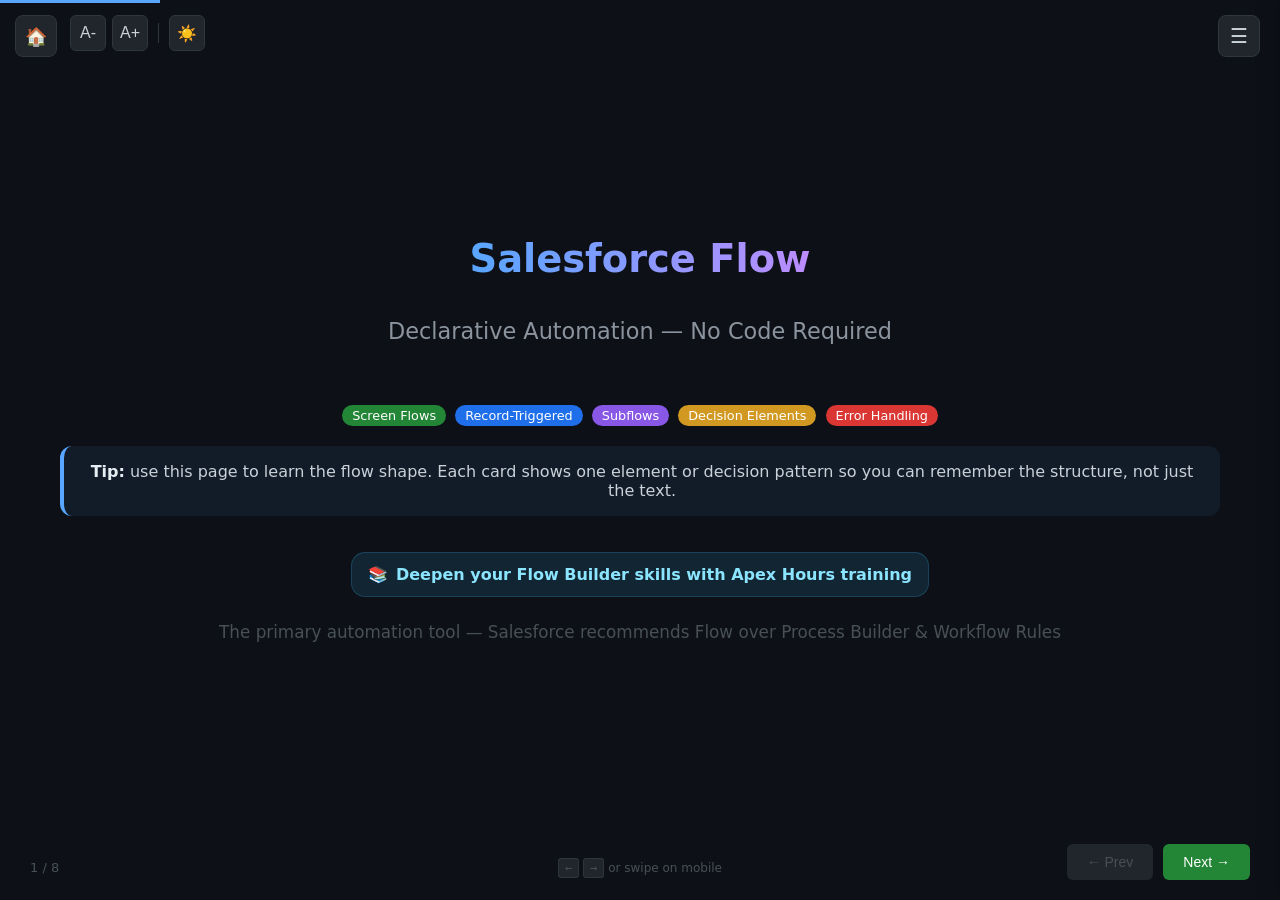
<file: flow.html>
﻿<!DOCTYPE html>
<html lang="en">
<head>
    <meta charset="UTF-8">
    <meta name="viewport" content="width=device-width, initial-scale=1.0, maximum-scale=5.0, user-scalable=yes">
    <title>Salesforce Flow - Salesforce Study Guide</title>
    <link rel="stylesheet" href="common.css">
    <style>
        .resource-link {
            display: inline-flex;
            align-items: center;
            gap: 8px;
            margin-top: 18px;
            padding: 12px 16px;
            border-radius: 14px;
            background: rgba(56,189,248,0.12);
            border: 1px solid rgba(56,189,248,0.2);
            color: #8be5ff;
            text-decoration: none;
            font-weight: 600;
        }
        .resource-link:hover {
            background: rgba(56,189,248,0.18);
            border-color: rgba(56,189,248,0.3);
        }
    </style>
</head>
<body data-page="flow">
    <div class="mobile-top-bar"></div>
    <div class="progress" id="progress"></div>
    <div class="slide-num" id="slideNum"></div>
    <div class="keys-hint"><kbd>&larr;</kbd> <kbd>&rarr;</kbd> or swipe on mobile</div>

    <!-- Home button -->
    <a href="index.html" class="home-btn" title="Back to Topics">&#x1F3E0;</a>

    <!-- Toolbar -->
    <div class="toolbar" style="left: 70px;">
        <button onclick="changeFontSize(-1)" title="Decrease font" aria-label="Decrease font">A-</button>
        <button onclick="changeFontSize(1)" title="Increase font" aria-label="Increase font">A+</button>
        <span class="sep"></span>
        <button onclick="toggleTheme()" id="themeBtn" title="Toggle theme" aria-label="Toggle theme">&#x2600;&#xFE0F;</button>
    </div>

    <div class="deck" id="deck">
        <!-- SECTION 9: SALESFORCE FLOW -->
        <!-- ================================================== -->

        <!-- FLOW SLIDE 1: Introduction -->
        <div class="slide" data-section="flow">
            <div class="center">
                <h1 class="fade-in">Salesforce Flow</h1>
                <p class="fade-in delay-1" style="font-size: 1.4em; color: #8b949e; margin: 20px 0;">Declarative Automation — No Code Required</p>
                <div class="fade-in delay-2" style="margin-top: 30px;">
                    <span class="badge" onclick="window.SlideEngine.goToSlide(3)" style="cursor:pointer;">Screen Flows</span>
                    <span class="badge blue" onclick="window.SlideEngine.goToSlide(4)" style="cursor:pointer;">Record-Triggered</span>
                    <span class="badge purple" onclick="window.SlideEngine.goToSlide(6)" style="cursor:pointer;">Subflows</span>
                    <span class="badge orange" onclick="window.SlideEngine.goToSlide(2)" style="cursor:pointer;">Decision Elements</span>
                    <span class="badge red" onclick="window.SlideEngine.goToSlide(5)" style="cursor:pointer;">Error Handling</span>
                </div>
                <div class="note-box fade-in delay-3">
                    <strong>Tip:</strong> use this page to learn the flow shape. Each card shows one element or decision pattern so you can remember the structure, not just the text.
                </div>
                <a class="resource-link fade-in delay-4" href="https://www.apexhours.com/salesforce-flow-builder-training/" target="_blank" rel="noopener noreferrer">
                    <span>📚</span>
                    <span>Deepen your Flow Builder skills with Apex Hours training</span>
                </a>
                <p class="fade-in delay-3" style="margin-top: 20px; color: #484f58;">The primary automation tool — Salesforce recommends Flow over Process Builder & Workflow Rules</p>
            </div>
        </div>

        <!-- FLOW SLIDE 2: Syntax First, Then Example -->
        <div class="slide" data-section="flow">
            <h2>Syntax First, Then Example</h2>
            <p style="margin-bottom:15px; color:#8b949e;">Flow is easier to recall when you think in steps: start, decide, act, end. Begin with the structure, then map your logic onto it.</p>
            <div class="two-col">
                <div>
                    <div class="card fade-in">
                        <h3>Flow logic pattern</h3>
<pre><code>Start
↓
Decision
↓
Action / Update / Create
↓
End</code></pre>
                        <p style="margin-top:8px; color:#8b949e;">Most flows follow a simple sequence: start, evaluate a condition, perform an action, and finish.</p>
                    </div>
                </div>
                <div>
                    <div class="card fade-in delay-1">
                        <h3>Record-triggered flow recall</h3>
<pre><code>When record changes
If condition is true
    Update record / Create child record
Else
    Stop</code></pre>
                        <p style="margin-top:8px; color:#8b949e;">When you get stuck, remember the trigger event first, then the condition, then the action.</p>
                    </div>
                </div>
            </div>
        </div>

        <!-- FLOW SLIDE 3: Types of Flow -->
        <div class="slide" data-section="flow">
            <h2>Types of Flow — When to Use Each</h2>
            <p style="margin-bottom:15px; color:#8b949e;">Salesforce offers different flow types for different automation needs. Choose based on whether you need UI interaction or background processing.</p>
            <div class="two-col">
                <div>
                    <div class="card fade-in">
                        <h3>Flow Types</h3>
                        <table>
                            <tr><th>Type</th><th>Use Case</th><th>Has UI?</th></tr>
                            <tr><td><strong>Screen Flow</strong></td><td>Guided wizards, forms, user input</td><td>✅ Yes</td></tr>
                            <tr><td><strong>Record-Triggered</strong></td><td>Auto-run on create/update/delete</td><td>❌ No</td></tr>
                            <tr><td><strong>Schedule-Triggered</strong></td><td>Run at specific times on batches</td><td>❌ No</td></tr>
                            <tr><td><strong>Platform Event-Triggered</strong></td><td>React to platform events</td><td>❌ No</td></tr>
                            <tr><td><strong>Autolaunched</strong></td><td>Called from other flows/Apex/buttons</td><td>❌ No</td></tr>
                        </table>
                    </div>
                    <div class="card fade-in delay-1">
                        <h3>Record-Triggered Flow — Timing Options</h3>
                        <table>
                            <tr><th>When</th><th>Description</th><th>Like in Apex...</th></tr>
                            <tr><td><strong>Before Save</strong></td><td>Modify THIS record (no DML cost)</td><td>before trigger</td></tr>
                            <tr><td><strong>After Save</strong></td><td>Update OTHER records, send emails</td><td>after trigger</td></tr>
                            <tr><td><strong>Async (After Save)</strong></td><td>Heavy processing, callouts</td><td>@future / Queueable</td></tr>
                        </table>
                        <p style="margin-top:8px;"><small><strong>Before Save</strong> is the most efficient — changes happen on the same record with zero additional DML statements.</small></p>
                    </div>
                </div>
                <div>
                    <div class="card highlight fade-in delay-1">
                        <h3>When to Use Flow vs Apex</h3>
                        <table>
                            <tr><th>Scenario</th><th>Use</th></tr>
                            <tr><td>Simple field update on same record</td><td><span class="badge">Flow</span></td></tr>
                            <tr><td>Send email on status change</td><td><span class="badge">Flow</span></td></tr>
                            <tr><td>Create child records automatically</td><td><span class="badge">Flow</span></td></tr>
                            <tr><td>Guided user wizard with screens</td><td><span class="badge">Flow</span></td></tr>
                            <tr><td>Complex validation across objects</td><td><span class="badge purple">Apex</span></td></tr>
                            <tr><td>Integration callouts with retry</td><td><span class="badge purple">Apex</span></td></tr>
                            <tr><td>Process 50K+ records in batch</td><td><span class="badge purple">Apex</span></td></tr>
                            <tr><td>Complex data transformations</td><td><span class="badge purple">Apex</span></td></tr>
                        </table>
                        <p style="margin-top:8px;"><small><strong>Rule of thumb:</strong> If an admin can maintain it → Flow. If it needs a developer → Apex.</small></p>
                    </div>
                    <div class="card fade-in delay-2">
                        <h3>Flow Replaces (Retired Tools)</h3>
                        <ul>
                            <li><s>Workflow Rules</s> → Record-Triggered Flow</li>
                            <li><s>Process Builder</s> → Record-Triggered Flow</li>
                            <li><s>Visual Workflow</s> → Screen Flow</li>
                            <li><s>Flow Builder (old)</s> → Flow Builder (unified)</li>
                        </ul>
                    </div>
                </div>
            </div>
        </div>

        <!-- FLOW SLIDE 3: Flow Elements -->
        <div class="slide" data-section="flow">
            <h2>Flow Elements — Building Blocks</h2>
            <p style="margin-bottom:15px; color:#8b949e;">A Flow is built by dragging elements onto a canvas and connecting them. Each element performs one action.</p>
            <div class="two-col">
                <div>
                    <div class="card fade-in">
                        <h3>Logic Elements</h3>
                        <table>
                            <tr><th>Element</th><th>Purpose</th></tr>
                            <tr><td><strong>Assignment</strong></td><td>Set variable values</td></tr>
                            <tr><td><strong>Decision</strong></td><td>If/else branching</td></tr>
                            <tr><td><strong>Loop</strong></td><td>Iterate over a collection</td></tr>
                            <tr><td><strong>Collection Sort</strong></td><td>Sort records in a collection</td></tr>
                            <tr><td><strong>Collection Filter</strong></td><td>Filter records by criteria</td></tr>
                        </table>
                    </div>
                    <div class="card fade-in delay-1">
                        <h3>Data Elements</h3>
                        <table>
                            <tr><th>Element</th><th>Purpose</th><th>Like in Apex...</th></tr>
                            <tr><td><strong>Get Records</strong></td><td>Query records (SOQL)</td><td><code>[SELECT...]</code></td></tr>
                            <tr><td><strong>Create Records</strong></td><td>Insert new records</td><td><code>insert</code></td></tr>
                            <tr><td><strong>Update Records</strong></td><td>Modify existing records</td><td><code>update</code></td></tr>
                            <tr><td><strong>Delete Records</strong></td><td>Remove records</td><td><code>delete</code></td></tr>
                        </table>
                    </div>
                    <div class="card fade-in delay-2">
                        <h3>Interaction Elements (Screen Flow Only)</h3>
                        <table>
                            <tr><th>Element</th><th>Purpose</th></tr>
                            <tr><td><strong>Screen</strong></td><td>Show UI to user (forms, text, choices)</td></tr>
                            <tr><td><strong>Action</strong></td><td>Call Apex, send email, post to Chatter</td></tr>
                            <tr><td><strong>Subflow</strong></td><td>Call another flow (reusability)</td></tr>
                        </table>
                    </div>
                </div>
                <div>
                    <div class="card highlight fade-in delay-1">
                        <h3>Variables & Resources</h3>
<pre><code>// Flow Variables (comparable to Apex variables)
Text Variable     → String name = '';
Number Variable   → Decimal amount = 0;
Boolean Variable  → Boolean isActive = false;
Date Variable     → Date dueDate;
Record Variable   → Account acc; (single record)
Record Collection → List&lt;Account&gt; accounts;

// Special Resources (auto-available)
$Record       → The triggering record (Record-Triggered)
$Record__Prior → Previous values (before update)
$Flow.CurrentDate → Today's date
$Flow.CurrentDateTime → Now
$GlobalConstant.True / False / EmptyString
$User.Id       → Running user's ID
$Api.Session_ID → Session ID (for callouts)

// Formulas (reusable calculated values)
Formula: TODAY() + 30   → Due date formula
Formula: {!Amount} * 0.1 → 10% of amount
Formula: IF({!Status} = 'Closed', true, false)</code></pre>
                    </div>
                    <div class="card fade-in delay-2">
                        <h3>Flow vs Apex Comparison</h3>
<pre><code>// Apex equivalent of a Record-Triggered Flow:
// "When Account is created, set Rating based on Revenue"

// FLOW (declarative):
// Trigger: Account | After Create
// Decision: Revenue > 1M? 
//   Yes → Assignment: Rating = 'Hot'
//   No → Assignment: Rating = 'Warm'

// APEX (code):
trigger AccountTrigger on Account (before insert) {
    for (Account acc : Trigger.new) {
        if (acc.AnnualRevenue > 1000000) {
            acc.Rating = 'Hot';
        } else {
            acc.Rating = 'Warm';
        }
    }
}</code></pre>
                    </div>
                </div>
            </div>
        </div>

        <!-- FLOW SLIDE 4: Screen Flow Deep Dive -->
        <div class="slide" data-section="flow">
            <h2>Screen Flows — Building User Interfaces</h2>
            <p style="margin-bottom:15px; color:#8b949e;">Screen Flows let admins build guided wizards, input forms, and multi-step processes without code. They can be placed on record pages, home pages, Experience Cloud, and more.</p>
            <div class="two-col">
                <div>
                    <div class="card fade-in">
                        <h3>Screen Components (Input)</h3>
                        <table>
                            <tr><th>Component</th><th>Use For</th></tr>
                            <tr><td>Text Input</td><td>Single/multi-line text entry</td></tr>
                            <tr><td>Number Input</td><td>Numeric values with validation</td></tr>
                            <tr><td>Date/DateTime</td><td>Date picker with calendar</td></tr>
                            <tr><td>Picklist / Radio</td><td>Single selection from list</td></tr>
                            <tr><td>Multi-Select Checkbox</td><td>Multiple selections</td></tr>
                            <tr><td>Lookup</td><td>Search and select a record</td></tr>
                            <tr><td>File Upload</td><td>Attach files to records</td></tr>
                            <tr><td>Address</td><td>Structured address input</td></tr>
                        </table>
                    </div>
                    <div class="card fade-in delay-1">
                        <h3>Screen Components (Display)</h3>
                        <table>
                            <tr><th>Component</th><th>Use For</th></tr>
                            <tr><td>Display Text</td><td>Rich text, merge fields, links</td></tr>
                            <tr><td>Display Image</td><td>Show images from URLs</td></tr>
                            <tr><td>Data Table</td><td>Show records in a table (selectable)</td></tr>
                            <tr><td>Section</td><td>Group fields in columns</td></tr>
                            <tr><td>Custom LWC</td><td>Embed Lightning Web Components!</td></tr>
                        </table>
                    </div>
                </div>
                <div>
                    <div class="card highlight fade-in delay-1">
                        <h3>Example: Case Creation Wizard</h3>
<pre><code>// Flow Structure:
// Screen 1: "Select Account"
//   → Lookup component (Account)
//   → Store in {!selectedAccount}

// Screen 2: "Case Details" 
//   → Subject (Text Input, required)
//   → Description (Long Text Area)
//   → Priority (Picklist: Low/Medium/High)
//   → Due Date (Date, default: TODAY + 7)

// Decision: "Is High Priority?"
//   → Yes: Assign to Manager queue
//   → No: Assign to General queue

// Create Records: New Case
//   → AccountId = {!selectedAccount.Id}
//   → Subject = {!subject}
//   → Priority = {!priority}
//   → OwnerId = {!assignedQueue}

// Screen 3: "Confirmation"
//   → Display Text: "Case {!newCase.CaseNumber} created!"
//   → Navigation: Go to new Case record</code></pre>
                    </div>
                    <div class="card fade-in delay-2">
                        <h3>Where to Place Screen Flows</h3>
                        <ul>
                            <li><strong>Record Page</strong> — Embed in Lightning App Builder</li>
                            <li><strong>Home Page</strong> — Dashboard widget</li>
                            <li><strong>Quick Action</strong> — Button on record page</li>
                            <li><strong>Utility Bar</strong> — Always-available footer</li>
                            <li><strong>Experience Cloud</strong> — Customer-facing portals</li>
                            <li><strong>Custom Tab</strong> — Full-page flow</li>
                            <li><strong>Flow URL</strong> — Direct link: <code>/flow/MyFlowName</code></li>
                        </ul>
                    </div>
                </div>
            </div>
        </div>

        <!-- FLOW SLIDE 5: Record-Triggered Flow Patterns -->
        <div class="slide" data-section="flow">
            <h2>Record-Triggered Flow — Common Patterns</h2>
            <p style="margin-bottom:15px; color:#8b949e;">Record-Triggered Flows replace Process Builder and Workflow Rules. They fire automatically when records are created, updated, or deleted.</p>
            <div class="two-col">
                <div>
                    <div class="card fade-in">
                        <h3>Pattern 1: Field Update (Before Save)</h3>
<pre><code>// Scenario: Auto-set Priority based on Amount
// Trigger: Opportunity | Before Save | Create & Update
// Entry Conditions: Amount is changed

// Decision: "Check Amount Range"
//   Outcome 1: Amount > 100000
//     → Assignment: $Record.Priority__c = 'High'
//   Outcome 2: Amount > 50000
//     → Assignment: $Record.Priority__c = 'Medium'
//   Default:
//     → Assignment: $Record.Priority__c = 'Low'

// ✅ No DML needed! Before-save modifies $Record directly
// ✅ Most efficient — zero additional queries/DML</code></pre>
                    </div>
                    <div class="card fade-in delay-1">
                        <h3>Pattern 2: Create Related Records (After Save)</h3>
<pre><code>// Scenario: Create a Task when Opp Stage = 'Proposal'
// Trigger: Opportunity | After Save | Update only
// Entry: Stage is changed AND Stage = 'Proposal'

// Create Records:
//   Object: Task
//   Fields:
//     WhatId = {!$Record.Id}
//     Subject = 'Send Proposal to ' + {!$Record.Name}
//     OwnerId = {!$Record.OwnerId}
//     ActivityDate = {!$Flow.CurrentDate} + 3
//     Priority = 'High'

// ✅ Runs after commit — record has ID
// ✅ Can create/update OTHER objects</code></pre>
                    </div>
                </div>
                <div>
                    <div class="card fade-in delay-1">
                        <h3>Pattern 3: Roll-Up Summary (After Save)</h3>
<pre><code>// Scenario: Count open Cases on Account
// Trigger: Case | After Save | Create, Update, Delete

// Get Records: Query all open Cases for this Account
//   Object: Case
//   Conditions: AccountId = {!$Record.AccountId}
//               AND IsClosed = false
//   Store: {!openCases} (collection)

// Assignment:
//   {!caseCount} = {!openCases}.size()  (formula)

// Update Records:
//   Record: Account where Id = {!$Record.AccountId}
//   Field: Open_Cases__c = {!caseCount}

// ⚠️ Watch for recursion! Enable "Run once per record"</code></pre>
                    </div>
                    <div class="card highlight fade-in delay-2">
                        <h3>Pattern 4: Send Notification (After Save, Async)</h3>
<pre><code>// Scenario: Email manager when deal > $500K closes
// Trigger: Opportunity | After Save (Async) | Update
// Entry: StageName is changed to 'Closed Won'
//        AND Amount > 500000

// Get Records: Get Owner's Manager
//   Object: User
//   Conditions: Id = {!$Record.OwnerId}
//   Store: {!ownerUser}

// Action: Send Email
//   To: {!ownerUser.ManagerId}
//   Subject: 'Big Deal Closed: ' + {!$Record.Name}
//   Body: Template with merge fields

// ✅ Async = won't slow down the save
// ✅ Good for: emails, callouts, heavy processing</code></pre>
                    </div>
                </div>
            </div>
        </div>

        <!-- FLOW SLIDE 6: Flow Best Practices -->
        <div class="slide" data-section="flow">
            <h2>Flow Best Practices & Performance</h2>
            <p style="margin-bottom:15px; color:#8b949e;">Flows can hit governor limits just like Apex. Bulkification matters here too.</p>
            <div class="two-col">
                <div>
                    <div class="card fade-in">
                        <h3>Performance Rules</h3>
                        <ul>
                            <li><strong>No DML/SOQL inside loops!</strong> — Same rule as Apex. Put Get/Create/Update OUTSIDE the loop element.</li>
                            <li><strong>Use Before Save</strong> when modifying the same record — costs zero DML.</li>
                            <li><strong>One flow per object per timing</strong> — don't create 5 separate after-save flows on Account.</li>
                            <li><strong>Use Entry Conditions</strong> — only run when relevant fields change (isChanged formula).</li>
                            <li><strong>Bulkify manually</strong> — collect records in a loop into a collection variable, then do ONE Create/Update after the loop.</li>
                        </ul>
                    </div>
                    <div class="card fade-in delay-1">
                        <h3>Bulkification Example</h3>
<pre><code>// ❌ BAD: DML inside loop
// Loop over Contacts:
//   → Create Record (Task) ← INSIDE LOOP!
// Result: 200 records = 200 DML = LIMIT HIT

// ✅ GOOD: Collect + batch DML
// Create variable: {!tasksToCreate} (Record Collection)
// Loop over Contacts:
//   → Assignment: Add new Task to {!tasksToCreate}
// AFTER loop:
//   → Create Records: {!tasksToCreate}  ← ONE DML!

// Same pattern for Updates:
// Loop → Assignment (add to collection) → Update AFTER loop</code></pre>
                    </div>
                </div>
                <div>
                    <div class="card highlight fade-in delay-1">
                        <h3>Error Handling in Flows</h3>
<pre><code>// Fault Paths — handle errors gracefully
// Every DML element can have a "Fault" connector

// Pattern: Try/Catch equivalent in Flow
// 1. Create Records → connects to:
//    Success path → Continue
//    Fault path → Screen: "Error occurred: {!$Flow.FaultMessage}"

// Custom Error Messages (Record-Triggered):
// Use "Custom Error for Display" element
// → Shows inline error on the record page
// → Prevents the save (like addError() in Apex)

// Flow-Level Fault (catch-all):
// Setup → Flow Settings → "What happens on error?"
//   → Send email to admin
//   → Log to custom object
//   → Show generic error screen (Screen Flows)</code></pre>
                    </div>
                    <div class="card fade-in delay-2">
                        <h3>Debugging Flows</h3>
                        <ul>
                            <li><strong>Debug Mode</strong> — Run in Flow Builder with test inputs, see each step's result</li>
                            <li><strong>Flow Debug Logs</strong> — Setup → Debug Logs → shows FLOW_START_INTERVIEW</li>
                            <li><strong>Fault Email</strong> — Auto-sent to admin with full error details</li>
                            <li><strong>$Flow.FaultMessage</strong> — Access error text in fault paths</li>
                            <li><strong>Pause Element</strong> — Pause and resume (scheduled actions, wait for conditions)</li>
                        </ul>
                    </div>
                    <div class="card fade-in delay-3">
                        <h3>Order of Execution (Where Flows Run)</h3>
                        <table>
                            <tr><th>Step</th><th>What Happens</th></tr>
                            <tr><td>1</td><td>System validation (required fields, field types)</td></tr>
                            <tr><td>2</td><td><strong>Before-Save Flow</strong></td></tr>
                            <tr><td>3</td><td>Before Triggers (Apex)</td></tr>
                            <tr><td>4</td><td>Custom validation rules</td></tr>
                            <tr><td>5</td><td>Duplicate rules</td></tr>
                            <tr><td>6</td><td>Record saved to database</td></tr>
                            <tr><td>7</td><td>After Triggers (Apex)</td></tr>
                            <tr><td>8</td><td><strong>After-Save Flow</strong></td></tr>
                            <tr><td>9</td><td>Assignment/escalation rules</td></tr>
                            <tr><td>10</td><td>Email sends committed</td></tr>
                        </table>
                    </div>
                </div>
            </div>
        </div>

        <!-- FLOW SLIDE 7: Advanced Flow Features -->
        <div class="slide" data-section="flow">
            <h2>Advanced Flow Features</h2>
            <p style="margin-bottom:15px; color:#8b949e;">Power features for complex automation: subflows for reusability, custom Apex actions, and orchestration.</p>
            <div class="two-col">
                <div>
                    <div class="card fade-in">
                        <h3>Subflows — Reusable Flow Components</h3>
<pre><code>// Create a reusable flow, call it from multiple places

// "Send Notification" Subflow:
//   Input: recipientId (Text), message (Text), type (Text)
//   Logic: Decide channel (email/Chatter/custom notif)
//   Send the notification

// Parent Flow calls it:
// → Subflow element: "Send Notification"
//     recipientId = {!$Record.OwnerId}
//     message = 'Your case was updated'
//     type = 'Email'

// Benefits:
// ✅ DRY — Don't Repeat Yourself
// ✅ One place to update notification logic
// ✅ Can pass variables in and get outputs back
// ✅ Version control — update subflow, all parents benefit</code></pre>
                    </div>
                    <div class="card fade-in delay-1">
                        <h3>Invoke Apex from Flow (Action)</h3>
<pre><code>// Create an Invocable Apex method:
public class FlowActions {
    
    @InvocableMethod(
        label='Calculate Discount'
        description='Returns discount % based on rules'
    )
    public static List&lt;Decimal&gt; calculateDiscount(
        List&lt;DiscountRequest&gt; requests
    ) {
        List&lt;Decimal&gt; results = new List&lt;Decimal&gt;();
        for (DiscountRequest req : requests) {
            if (req.customerTier == 'Platinum') {
                results.add(20.0);
            } else if (req.totalAmount > 10000) {
                results.add(10.0);
            } else {
                results.add(5.0);
            }
        }
        return results;
    }
    
    public class DiscountRequest {
        @InvocableVariable(required=true)
        public String customerTier;
        @InvocableVariable
        public Decimal totalAmount;
    }
}

// In Flow: Action element → "Calculate Discount"
// Inputs auto-map from flow variables!</code></pre>
                    </div>
                </div>
                <div>
                    <div class="card fade-in delay-1">
                        <h3>Flow + LWC Integration</h3>
<pre><code>// Embed a Flow in LWC:
&lt;template&gt;
    &lt;lightning-flow 
        flow-api-name="Create_Case_Wizard"
        flow-input-variables={inputVars}
        onstatuschange={handleFlowStatus}&gt;
    &lt;/lightning-flow&gt;
&lt;/template&gt;

// JS:
get inputVars() {
    return [
        { name: 'recordId', type: 'String', value: this.recordId },
        { name: 'accountName', type: 'String', value: this.accName }
    ];
}

handleFlowStatus(event) {
    if (event.detail.status === 'FINISHED') {
        // Flow completed — get output variables
        const outputVars = event.detail.outputVariables;
        const caseId = outputVars.find(v => v.name === 'newCaseId');
        this.navigateToRecord(caseId.value);
    }
}

// Custom LWC in Screen Flow (reverse):
// Set target: lightning__FlowScreen in meta.xml
// Use @api properties for flow input/output
// Dispatch FlowAttributeChangeEvent for outputs</code></pre>
                    </div>
                    <div class="card highlight fade-in delay-2">
                        <h3>Flow Orchestrator (Advanced)</h3>
                        <ul>
                            <li><strong>Multi-step approvals</strong> — sequential & parallel steps</li>
                            <li><strong>Assigned to users/queues</strong> — each step has an assignee</li>
                            <li><strong>Background + Interactive steps</strong> — mix of auto and manual</li>
                            <li><strong>Stage tracking</strong> — visual progress indicator</li>
                        </ul>
                        <p style="margin-top:10px; color:#8b949e;"><small><strong>Use when:</strong> Complex business processes spanning multiple users/days (e.g., employee onboarding, loan approval, contract review).</small></p>
                    </div>
                    <div class="card fade-in delay-3">
                        <h3>Flow Interview Answers</h3>
                        <table>
                            <tr><th>Question</th><th>Answer</th></tr>
                            <tr><td>Can Flow call Apex?</td><td>✅ Yes — @InvocableMethod</td></tr>
                            <tr><td>Can Apex call Flow?</td><td>✅ Yes — Flow.Interview</td></tr>
                            <tr><td>Can Flow make HTTP callouts?</td><td>✅ Yes — External Service or Apex Action</td></tr>
                            <tr><td>Can Flow handle bulk?</td><td>✅ Yes — auto-bulkified by platform</td></tr>
                            <tr><td>Max interviews per transaction?</td><td>2,000 (per flow type)</td></tr>
                        </table>
                    </div>
                </div>
            </div>
        </div>


        <!-- ================================================== -->
    </div> <!-- end .deck -->

    <!-- Menu button + Slide Menu -->
    <button class="menu-btn" id="menuBtn" onclick="toggleMenu()" title="Table of Contents">&#x2630;</button>
    <div class="menu-overlay" id="menuOverlay" onclick="toggleMenu()"></div>
    <div class="slide-menu" id="slideMenu">
        <input type="text" class="slide-menu-search" id="menuSearch" placeholder="Search slides..." oninput="filterMenu(this.value)">
        <div id="menuItems"></div>
    </div>

    <!-- Navigation -->
    <div class="nav">
        <button id="prevBtn" onclick="prevSlide()" aria-label="Previous">&larr; Prev</button>
        <button id="nextBtn" onclick="nextSlide()" aria-label="Next">Next &rarr;</button>
    </div>

    <script src="slides.js"></script>
</body>
</html>
</file>
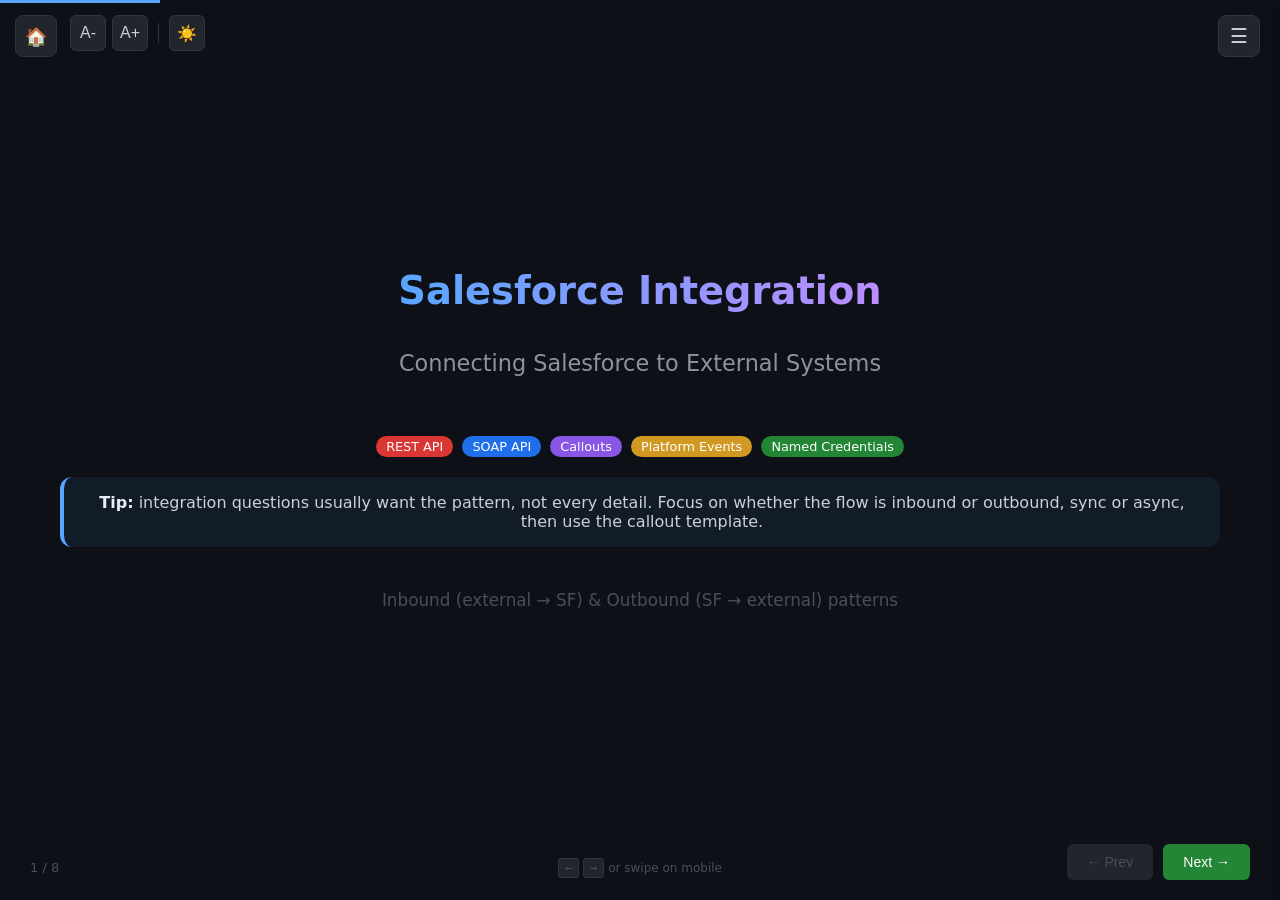
<file: integration.html>
﻿<!DOCTYPE html>
<html lang="en">
<head>
    <meta charset="UTF-8">
    <meta name="viewport" content="width=device-width, initial-scale=1.0, maximum-scale=5.0, user-scalable=yes">
    <title>Integration - Salesforce Study Guide</title>
    <link rel="stylesheet" href="common.css">
</head>
<body data-page="integration">
    <div class="mobile-top-bar"></div>
    <div class="progress" id="progress"></div>
    <div class="slide-num" id="slideNum"></div>
    <div class="keys-hint"><kbd>&larr;</kbd> <kbd>&rarr;</kbd> or swipe on mobile</div>

    <!-- Home button -->
    <a href="index.html" class="home-btn" title="Back to Topics">&#x1F3E0;</a>

    <!-- Toolbar -->
    <div class="toolbar" style="left: 70px;">
        <button onclick="changeFontSize(-1)" title="Decrease font" aria-label="Decrease font">A-</button>
        <button onclick="changeFontSize(1)" title="Increase font" aria-label="Increase font">A+</button>
        <span class="sep"></span>
        <button onclick="toggleTheme()" id="themeBtn" title="Toggle theme" aria-label="Toggle theme">&#x2600;&#xFE0F;</button>
    </div>

    <div class="deck" id="deck">
        <!-- SECTION 11: INTEGRATION -->
        <!-- ================================================== -->

        <!-- INT SLIDE 1: Introduction -->
        <div class="slide" data-section="integration">
            <div class="center">
                <h1 class="fade-in">Salesforce Integration</h1>
                <p class="fade-in delay-1" style="font-size: 1.4em; color: #8b949e; margin: 20px 0;">Connecting Salesforce to External Systems</p>
                <div class="fade-in delay-2" style="margin-top: 30px;">
                    <span class="badge red">REST API</span>
                    <span class="badge blue">SOAP API</span>
                    <span class="badge purple">Callouts</span>
                    <span class="badge orange">Platform Events</span>
                    <span class="badge">Named Credentials</span>
                </div>
                <div class="note-box fade-in delay-3">
                    <strong>Tip:</strong> integration questions usually want the pattern, not every detail. Focus on whether the flow is inbound or outbound, sync or async, then use the callout template.
                </div>
                <p class="fade-in delay-3" style="margin-top: 20px; color: #484f58;">Inbound (external → SF) &amp; Outbound (SF → external) patterns</p>
            </div>
        </div>

        <!-- INT SLIDE 2: Syntax First, Then Example -->
        <div class="slide" data-section="integration">
            <h2>Syntax First, Then Example</h2>
            <p style="margin-bottom:15px; color:#8b949e;">When you know the integration concept but freeze on the implementation, remember the structure first. Build the callout skeleton, then fill in the details.</p>
            <div class="two-col">
                <div>
                    <div class="card fade-in">
                        <h3>HTTP callout structure</h3>
<pre><code>HttpRequest req = new HttpRequest();
req.setEndpoint('callout:Named_Credential/endpoint');
req.setMethod('GET');

Http http = new Http();
HttpResponse res = http.send(req); </code></pre>
                        <p style="margin-top:8px; color:#8b949e;">Start by creating the request, set the endpoint and method, then send it and inspect the response.</p>
                    </div>
                </div>
                <div>
                    <div class="card fade-in delay-1">
                        <h3>Response handling pattern</h3>
<pre><code>if (res.getStatusCode() == 200) {
    String body = res.getBody();
    // parse JSON / process data
} else {
    throw new CalloutException('Request failed');
}</code></pre>
                        <p style="margin-top:8px; color:#8b949e;">The most common recall pattern is: send request, check status code, then process success or failure.</p>
                    </div>
                </div>
            </div>
        </div>

        <!-- INT SLIDE 3: Integration Patterns Overview -->
        <div class="slide" data-section="integration">
            <h2>Integration Patterns — The Big Picture</h2>
            <p style="margin-bottom:15px; color:#8b949e;">Every integration is either Inbound (data coming INTO Salesforce) or Outbound (Salesforce calling OUT). Choose sync vs async based on timing requirements.</p>
            <div class="two-col">
                <div>
                    <div class="card fade-in">
                        <h3>Inbound (External → Salesforce)</h3>
                        <table>
                            <tr><th>Method</th><th>Use Case</th></tr>
                            <tr><td><strong>REST API</strong></td><td>External apps CRUD Salesforce records</td></tr>
                            <tr><td><strong>SOAP API</strong></td><td>Enterprise systems (WSDL-based)</td></tr>
                            <tr><td><strong>Bulk API</strong></td><td>Load millions of records</td></tr>
                            <tr><td><strong>Streaming API</strong></td><td>Real-time notifications to subscribers</td></tr>
                            <tr><td><strong>Composite API</strong></td><td>Multiple operations in one call</td></tr>
                            <tr><td><strong>Custom REST/SOAP</strong></td><td>Custom Apex endpoints</td></tr>
                            <tr><td><strong>Platform Events</strong></td><td>Event-driven (publish/subscribe)</td></tr>
                            <tr><td><strong>Salesforce Connect</strong></td><td>Virtual objects (OData/custom)</td></tr>
                        </table>
                    </div>
                    <div class="card fade-in delay-2">
                        <h3>Outbound (Salesforce → External)</h3>
                        <table>
                            <tr><th>Method</th><th>Use Case</th></tr>
                            <tr><td><strong>HTTP Callout</strong></td><td>Call any REST/SOAP endpoint</td></tr>
                            <tr><td><strong>Named Credentials</strong></td><td>Secure credential management</td></tr>
                            <tr><td><strong>External Services</strong></td><td>Declarative (OpenAPI/Swagger)</td></tr>
                            <tr><td><strong>Outbound Messages</strong></td><td>Workflow-triggered SOAP push</td></tr>
                            <tr><td><strong>Change Data Capture</strong></td><td>Stream record changes out</td></tr>
                            <tr><td><strong>Canvas App</strong></td><td>Embed external app in SF</td></tr>
                        </table>
                    </div>
                </div>
                <div>
                    <div class="card highlight fade-in delay-1">
                        <h3>Pattern Decision Matrix</h3>
                        <table>
                            <tr><th>Need</th><th>Pattern</th></tr>
                            <tr><td>Real-time, user waits</td><td>Synchronous callout</td></tr>
                            <tr><td>Fire-and-forget</td><td>@future(callout=true) / Queueable</td></tr>
                            <tr><td>Batch data sync (nightly)</td><td>Scheduled Batch + HTTP callout</td></tr>
                            <tr><td>External system pushes to SF</td><td>REST API / Platform Events</td></tr>
                            <tr><td>SF notifies external on change</td><td>Platform Events / Outbound Msg</td></tr>
                            <tr><td>Large data volume (millions)</td><td>Bulk API 2.0</td></tr>
                            <tr><td>Real-time bidirectional</td><td>Streaming API / Pub/Sub API</td></tr>
                        </table>
                    </div>
                    <div class="card fade-in delay-2">
                        <h3>Authentication Methods</h3>
                        <table>
                            <tr><th>Method</th><th>Use When</th></tr>
                            <tr><td><strong>OAuth 2.0 (JWT)</strong></td><td>Server-to-server, no user</td></tr>
                            <tr><td><strong>OAuth 2.0 (Web Flow)</strong></td><td>User-interactive login</td></tr>
                            <tr><td><strong>Named Credential</strong></td><td>Best practice for all callouts</td></tr>
                            <tr><td><strong>Session ID</strong></td><td>Already authenticated user</td></tr>
                            <tr><td><strong>Connected App</strong></td><td>External app accessing SF API</td></tr>
                        </table>
                    </div>
                </div>
            </div>
        </div>

        <!-- INT SLIDE 3: HTTP Callouts -->
        <div class="slide" data-section="integration">
            <h2>HTTP Callouts — Calling External APIs from Apex</h2>
            <p style="margin-bottom:15px; color:#8b949e;">Salesforce can call any REST/SOAP endpoint. Always use Named Credentials for security. Remember: no callouts in synchronous triggers.</p>
            <div class="two-col">
                <div>
                    <div class="card fade-in">
                        <h3>Basic REST Callout</h3>
<pre><code>public class ExternalApiService {
    
    // ✅ Using Named Credential (BEST PRACTICE)
    public static String getExternalData(String endpoint) {
        HttpRequest req = new HttpRequest();
        req.setEndpoint('callout:My_Named_Credential/' + endpoint);
        req.setMethod('GET');
        req.setHeader('Content-Type', 'application/json');
        req.setTimeout(30000); // 30 second timeout
        
        Http http = new Http();
        HttpResponse res = http.send(req);
        
        if (res.getStatusCode() == 200) {
            return res.getBody();
        } else {
            throw new CalloutException(
                'API Error: ' + res.getStatusCode() 
                + ' ' + res.getBody()
            );
        }
    }
    
    // POST with JSON body
    public static String createExternalRecord(Map&lt;String,Object&gt; payload) {
        HttpRequest req = new HttpRequest();
        req.setEndpoint('callout:My_Named_Credential/api/records');
        req.setMethod('POST');
        req.setHeader('Content-Type', 'application/json');
        req.setBody(JSON.serialize(payload));
        
        Http http = new Http();
        HttpResponse res = http.send(req);
        
        if (res.getStatusCode() == 201) {
            Map&lt;String,Object&gt; result = (Map&lt;String,Object&gt;) 
                JSON.deserializeUntyped(res.getBody());
            return (String) result.get('id');
        }
        throw new CalloutException('Create failed: ' + res.getBody());
    }
}</code></pre>
                    </div>
                </div>
                <div>
                    <div class="card fade-in delay-1">
                        <h3>Named Credentials Setup</h3>
<pre><code>// Named Credential stores:
// - Endpoint URL (base)
// - Authentication (OAuth, Basic, etc.)
// - Certificate (for mutual TLS)

// Setup → Named Credentials → New
// Label: My External API
// URL: https://api.example.com
// Identity Type: Named Principal / Per User
// Authentication: OAuth 2.0 / Password / JWT

// In Apex — just reference by name:
req.setEndpoint('callout:My_External_API/v2/accounts');
// ↑ Framework handles auth headers automatically!

// ⚠️ DON'T hardcode credentials:
// ❌ req.setHeader('Authorization', 'Bearer ' + token);
// ✅ Use Named Credential (auto-injects auth)

// Remote Site Settings (if not using Named Cred):
// Setup → Remote Site Settings → New
// Must whitelist every external domain</code></pre>
                    </div>
                    <div class="card highlight fade-in delay-2">
                        <h3>Callout Rules & Limits</h3>
                        <table>
                            <tr><th>Rule</th><th>Detail</th></tr>
                            <tr><td>Max callouts</td><td>100 per transaction</td></tr>
                            <tr><td>Max timeout</td><td>120 seconds (sync), 120s (async)</td></tr>
                            <tr><td>Max response size</td><td>12 MB (heap limit applies)</td></tr>
                            <tr><td>From triggers?</td><td>❌ No — use @future(callout=true)</td></tr>
                            <tr><td>From batch?</td><td>✅ Yes — implement Database.AllowsCallouts</td></tr>
                            <tr><td>After DML?</td><td>❌ No — callout before DML, or use @future</td></tr>
                        </table>
                        <p style="margin-top:8px;"><small><strong>Key rule:</strong> You cannot mix DML and callouts in the same transaction. Do callout first, then DML. Or use @future/@Queueable to separate them.</small></p>
                    </div>
                </div>
            </div>
        </div>

        <!-- INT SLIDE 4: Custom REST & SOAP APIs -->
        <div class="slide" data-section="integration">
            <h2>Custom REST & SOAP APIs — Exposing Salesforce</h2>
            <p style="margin-bottom:15px; color:#8b949e;">Create custom API endpoints in Apex that external systems can call. REST is simpler; SOAP generates a WSDL for enterprise clients.</p>
            <div class="two-col">
                <div>
                    <div class="card fade-in">
                        <h3>Custom REST API</h3>
<pre><code>@RestResource(urlMapping='/accounts/*')
global with sharing class AccountRestService {
    
    @HttpGet
    global static Account getAccount() {
        RestRequest req = RestContext.request;
        // URL: /services/apexrest/accounts/001XX000003ABC
        String accId = req.requestURI.substringAfterLast('/');
        return [SELECT Id, Name, Industry, Phone
                FROM Account WHERE Id = :accId];
    }
    
    @HttpPost
    global static Id createAccount(String name, String industry) {
        Account acc = new Account(
            Name = name, 
            Industry = industry
        );
        insert acc;
        return acc.Id;
    }
    
    @HttpPut
    global static Account updateAccount(Id id, String name) {
        Account acc = [SELECT Id FROM Account WHERE Id = :id];
        acc.Name = name;
        update acc;
        return acc;
    }
    
    @HttpDelete
    global static void deleteAccount() {
        RestRequest req = RestContext.request;
        String accId = req.requestURI.substringAfterLast('/');
        delete [SELECT Id FROM Account WHERE Id = :accId];
    }
}

// External call:
// GET https://myDomain.my.salesforce.com/services/apexrest/accounts/001XX
// Headers: Authorization: Bearer &lt;access_token&gt;</code></pre>
                    </div>
                </div>
                <div>
                    <div class="card fade-in delay-1">
                        <h3>Custom SOAP API (Web Service)</h3>
<pre><code>global class AccountSoapService {
    
    webService static Account getAccountById(Id accountId) {
        return [SELECT Id, Name, Industry 
                FROM Account WHERE Id = :accountId];
    }
    
    webService static Id createAccount(String name) {
        Account acc = new Account(Name = name);
        insert acc;
        return acc.Id;
    }
}

// Enterprise client:
// 1. Generate WSDL: Setup → Apex Classes → WSDL
// 2. Client imports WSDL, generates proxy classes
// 3. Calls methods like local functions</code></pre>
                    </div>
                    <div class="card highlight fade-in delay-2">
                        <h3>REST vs SOAP — Which to Build</h3>
                        <table>
                            <tr><th>Feature</th><th>REST (@RestResource)</th><th>SOAP (webService)</th></tr>
                            <tr><td>Format</td><td>JSON (lightweight)</td><td>XML (verbose)</td></tr>
                            <tr><td>Discovery</td><td>Documentation</td><td>WSDL (auto)</td></tr>
                            <tr><td>Multiple methods</td><td>1 per HTTP verb per class</td><td>Unlimited per class</td></tr>
                            <tr><td>Modern clients</td><td>✅ Preferred</td><td>Legacy systems</td></tr>
                            <tr><td>Bulk data</td><td>Better (streaming)</td><td>Heavy (XML overhead)</td></tr>
                            <tr><td>Error handling</td><td>HTTP status codes</td><td>SOAP faults</td></tr>
                        </table>
                    </div>
                </div>
            </div>
        </div>

        <!-- INT SLIDE 5: Platform Events -->
        <div class="slide" data-section="integration">
            <h2>Platform Events — Event-Driven Architecture</h2>
            <p style="margin-bottom:15px; color:#8b949e;">Platform Events enable loosely-coupled, real-time communication between Salesforce and external systems. Publish/Subscribe pattern — producers don't know consumers.</p>
            <div class="two-col">
                <div>
                    <div class="card fade-in">
                        <h3>Define & Publish Events</h3>
<pre><code>// 1. Define: Setup → Platform Events → New
// Name: Order_Status__e (__e = event suffix)
// Fields: Order_Id__c (Text), Status__c (Text), 
//         Amount__c (Number)

// 2. Publish from Apex:
Order_Status__e event = new Order_Status__e(
    Order_Id__c = order.Id,
    Status__c = 'Shipped',
    Amount__c = order.Total_Amount__c
);
Database.SaveResult sr = EventBus.publish(event);

if (sr.isSuccess()) {
    System.debug('Event published: ' + sr.getId());
} else {
    System.debug('Error: ' + sr.getErrors()[0].getMessage());
}

// Publish multiple events (bulkified):
List&lt;Order_Status__e&gt; events = new List&lt;Order_Status__e&gt;();
for (Order ord : orders) {
    events.add(new Order_Status__e(
        Order_Id__c = ord.Id,
        Status__c = ord.Status
    ));
}
List&lt;Database.SaveResult&gt; results = EventBus.publish(events);

// Publish from Flow:
// Create Records element → Object: Order_Status__e</code></pre>
                    </div>
                </div>
                <div>
                    <div class="card fade-in delay-1">
                        <h3>Subscribe to Events</h3>
<pre><code>// Subscribe in Apex Trigger:
trigger OrderStatusTrigger on Order_Status__e (after insert) {
    List&lt;Task&gt; tasks = new List&lt;Task&gt;();
    for (Order_Status__e event : Trigger.new) {
        if (event.Status__c == 'Shipped') {
            tasks.add(new Task(
                Subject = 'Follow up: Order shipped',
                WhatId = event.Order_Id__c,
                ActivityDate = Date.today().addDays(3)
            ));
        }
    }
    insert tasks;
}

// Subscribe in LWC (EMP API):
import { subscribe } from 'lightning/empApi';
subscribe('/event/Order_Status__e', -1, (message) => {
    const payload = message.data.payload;
    this.updateOrderStatus(payload.Order_Id__c, payload.Status__c);
});

// Subscribe from External (CometD / Pub/Sub API):
// gRPC-based Pub/Sub API (modern)
// /event/Order_Status__e channel</code></pre>
                    </div>
                    <div class="card highlight fade-in delay-2">
                        <h3>Platform Events vs Change Data Capture</h3>
                        <table>
                            <tr><th>Feature</th><th>Platform Events</th><th>Change Data Capture</th></tr>
                            <tr><td>What it does</td><td>Custom event bus</td><td>Auto-publishes on record change</td></tr>
                            <tr><td>Schema</td><td>You define fields</td><td>Auto from object fields</td></tr>
                            <tr><td>Published by</td><td>Your code/flow</td><td>Salesforce automatically</td></tr>
                            <tr><td>Use case</td><td>Business events</td><td>Sync record changes</td></tr>
                            <tr><td>Replay</td><td>72 hours</td><td>72 hours</td></tr>
                        </table>
                    </div>
                </div>
            </div>
        </div>

        <!-- INT SLIDE 6: Integration Best Practices & Patterns -->
        <div class="slide" data-section="integration">
            <h2>Integration Best Practices & Error Handling</h2>
            <div class="two-col">
                <div>
                    <div class="card fade-in">
                        <h3>Retry Pattern with Error Logging</h3>
<pre><code>public class IntegrationService {
    private static final Integer MAX_RETRIES = 3;
    
    public static HttpResponse callWithRetry(HttpRequest req) {
        HttpResponse res;
        Integer retryCount = 0;
        
        while (retryCount < MAX_RETRIES) {
            try {
                Http h = new Http();
                res = h.send(req);
                
                if (res.getStatusCode() == 200 || 
                    res.getStatusCode() == 201) {
                    return res; // Success!
                }
                
                // 5xx = server error, retry
                if (res.getStatusCode() >= 500) {
                    retryCount++;
                    continue;
                }
                
                // 4xx = client error, don't retry
                break;
                
            } catch (CalloutException e) {
                retryCount++;
                if (retryCount >= MAX_RETRIES) {
                    logError('Callout failed after retries', e);
                    throw e;
                }
            }
        }
        
        logError('API returned: ' + res.getStatusCode(), null);
        return res;
    }
    
    private static void logError(String msg, Exception e) {
        Integration_Log__c log = new Integration_Log__c(
            Message__c = msg,
            Stack_Trace__c = e != null ? e.getStackTraceString() : '',
            Timestamp__c = Datetime.now()
        );
        insert log;
    }
}</code></pre>
                    </div>
                </div>
                <div>
                    <div class="card fade-in delay-1">
                        <h3>Mock Callouts for Testing</h3>
<pre><code>// Implement HttpCalloutMock for unit tests
@IsTest
global class MockHttpResponse implements HttpCalloutMock {
    global HttpResponse respond(HttpRequest req) {
        HttpResponse res = new HttpResponse();
        res.setHeader('Content-Type', 'application/json');
        res.setBody('{"id": "ext-123", "status": "created"}');
        res.setStatusCode(201);
        return res;
    }
}

// In test method:
@IsTest
static void testCreateExternalRecord() {
    Test.setMock(HttpCalloutMock.class, new MockHttpResponse());
    
    Test.startTest();
    String extId = ExternalApiService.createExternalRecord(
        new Map&lt;String,Object&gt;{ 'name' => 'Test' }
    );
    Test.stopTest();
    
    System.assertEquals('ext-123', extId);
}

// Multi-callout mock (different responses per endpoint):
global class MultiMock implements HttpCalloutMock {
    global HttpResponse respond(HttpRequest req) {
        if (req.getEndpoint().contains('/auth')) {
            // Return token
        } else if (req.getEndpoint().contains('/data')) {
            // Return data
        }
    }
}</code></pre>
                    </div>
                    <div class="card highlight fade-in delay-2">
                        <h3>Integration Checklist</h3>
                        <ul>
                            <li>✅ <strong>Named Credentials</strong> — never hardcode secrets</li>
                            <li>✅ <strong>Error handling</strong> — log failures, retry transients</li>
                            <li>✅ <strong>Timeout handling</strong> — set appropriate timeouts</li>
                            <li>✅ <strong>Bulkify</strong> — batch records in callout body</li>
                            <li>✅ <strong>Idempotency</strong> — safe to retry (use external IDs)</li>
                            <li>✅ <strong>Rate limiting</strong> — respect external API limits</li>
                            <li>✅ <strong>Mock tests</strong> — 100% testable with HttpCalloutMock</li>
                            <li>✅ <strong>Monitoring</strong> — custom object for integration logs</li>
                            <li>✅ <strong>Circuit breaker</strong> — stop calling if endpoint is down</li>
                        </ul>
                    </div>
                </div>
            </div>
        </div>

        
        <!-- SLIDE: Pub/Sub API (gRPC) -->
        <div class="slide" data-section="integration">
            <h2>Pub/Sub API &mdash; gRPC-Based Event Streaming (2023+)</h2>
            <p style="color:#8b949e; margin-bottom:8px;">The modern replacement for CometD (EMP Connector) for subscribing to and publishing platform events at scale.</p>
            <div style="display:grid; grid-template-columns:1fr 1fr; gap:12px; flex:1; overflow-y:auto;">
                <div style="background:#161b22; padding:14px; border-radius:8px; border-left:3px solid #58a6ff;">
                    <h3 style="color:#58a6ff; margin-bottom:8px;">What Is Pub/Sub API?</h3>
                    <ul style="font-size:13px; line-height:1.6;">
                        <li><strong>Protocol:</strong> gRPC (binary, HTTP/2) &mdash; faster and more efficient than CometD (JSON/long-polling)</li>
                        <li><strong>Replaces:</strong> EMP Connector / CometD for external subscribers</li>
                        <li><strong>Supports:</strong> Platform Events, Change Data Capture (CDC), Custom Channels</li>
                        <li><strong>Features:</strong> Bidirectional streaming, flow control, custom replayId management</li>
                        <li><strong>Auth:</strong> OAuth 2.0 (same as REST/SOAP), uses session token or JWT</li>
                        <li><strong>Endpoint:</strong> api.pubsub.salesforce.com:7443</li>
                        <li><strong>Languages:</strong> Java, Python, Go, Node.js, .NET (any gRPC-supported language)</li>
                    </ul>
                    <div style="margin-top:10px; padding:8px; background:#0d1117; border-radius:6px;">
                        <strong style="color:#7ee787; font-size:12px;">CometD vs Pub/Sub API Comparison:</strong>
                        <table style="font-size:12px; margin-top:6px;">
                            <tr><th>Feature</th><th>CometD (Legacy)</th><th>Pub/Sub API</th></tr>
                            <tr><td>Protocol</td><td>HTTP/1.1 long-polling</td><td>gRPC (HTTP/2 streams)</td></tr>
                            <tr><td>Payload</td><td>JSON</td><td>Avro (binary, compact)</td></tr>
                            <tr><td>Direction</td><td>Subscribe only</td><td>Subscribe + Publish</td></tr>
                            <tr><td>Flow control</td><td>None (flood risk)</td><td>Client-managed batches</td></tr>
                            <tr><td>Performance</td><td>~2K events/sec</td><td>~10K+ events/sec</td></tr>
                            <tr><td>Replay</td><td>24h window only</td><td>72h + custom replayId</td></tr>
                        </table>
                    </div>
                </div>
                <div style="background:#161b22; padding:14px; border-radius:8px; border-left:3px solid #f0883e;">
                    <h3 style="color:#f0883e; margin-bottom:8px;">Subscribe Example (Python)</h3>
<pre><code class="language-python">import grpc
from pubsub_api_pb2_grpc import PubSubStub
from pubsub_api_pb2 import (
    FetchRequest, TopicInfo, ReplayPreset
)

# Connect via gRPC
channel = grpc.secure_channel(
    'api.pubsub.salesforce.com:7443',
    grpc.ssl_channel_credentials()
)
stub = PubSubStub(channel)

# Subscribe to platform event
def fetch_req_stream():
    while True:
        yield FetchRequest(
            topic_name='/event/Order_Event__e',
            replay_preset=ReplayPreset.LATEST,
            num_requested=10  # Flow control!
        )

for event_batch in stub.Subscribe(
    fetch_req_stream(),
    metadata=auth_metadata
):
    for event in event_batch.events:
        payload = decode_avro(event.event.payload)
        process_order(payload)</code></pre>
                    <h3 style="color:#7ee787; margin-top:12px; margin-bottom:6px;">Publish Example (Apex)</h3>
<pre><code class="language-java">// Apex still publishes events normally
// External apps consume via Pub/Sub API
Order_Event__e evt = new Order_Event__e(
    Order_Id__c = order.Id,
    Status__c = 'Confirmed',
    Amount__c = order.Total_Amount__c
);
Database.SaveResult sr =
    EventBus.publish(evt);

// For external publish (gRPC client):
// Use stub.Publish() with Avro-encoded payload</code></pre>
                </div>
            </div>
        </div>

    </div> <!-- end .deck -->

    <!-- Menu button + Slide Menu -->
    <button class="menu-btn" id="menuBtn" onclick="toggleMenu()" title="Table of Contents">&#x2630;</button>
    <div class="menu-overlay" id="menuOverlay" onclick="toggleMenu()"></div>
    <div class="slide-menu" id="slideMenu">
        <input type="text" class="slide-menu-search" id="menuSearch" placeholder="Search slides..." oninput="filterMenu(this.value)">
        <div id="menuItems"></div>
    </div>

    <!-- Navigation -->
    <div class="nav">
        <button id="prevBtn" onclick="prevSlide()" aria-label="Previous">&larr; Prev</button>
        <button id="nextBtn" onclick="nextSlide()" aria-label="Next">Next &rarr;</button>
    </div>

    <script src="slides.js"></script>
</body>
</html>
</file>
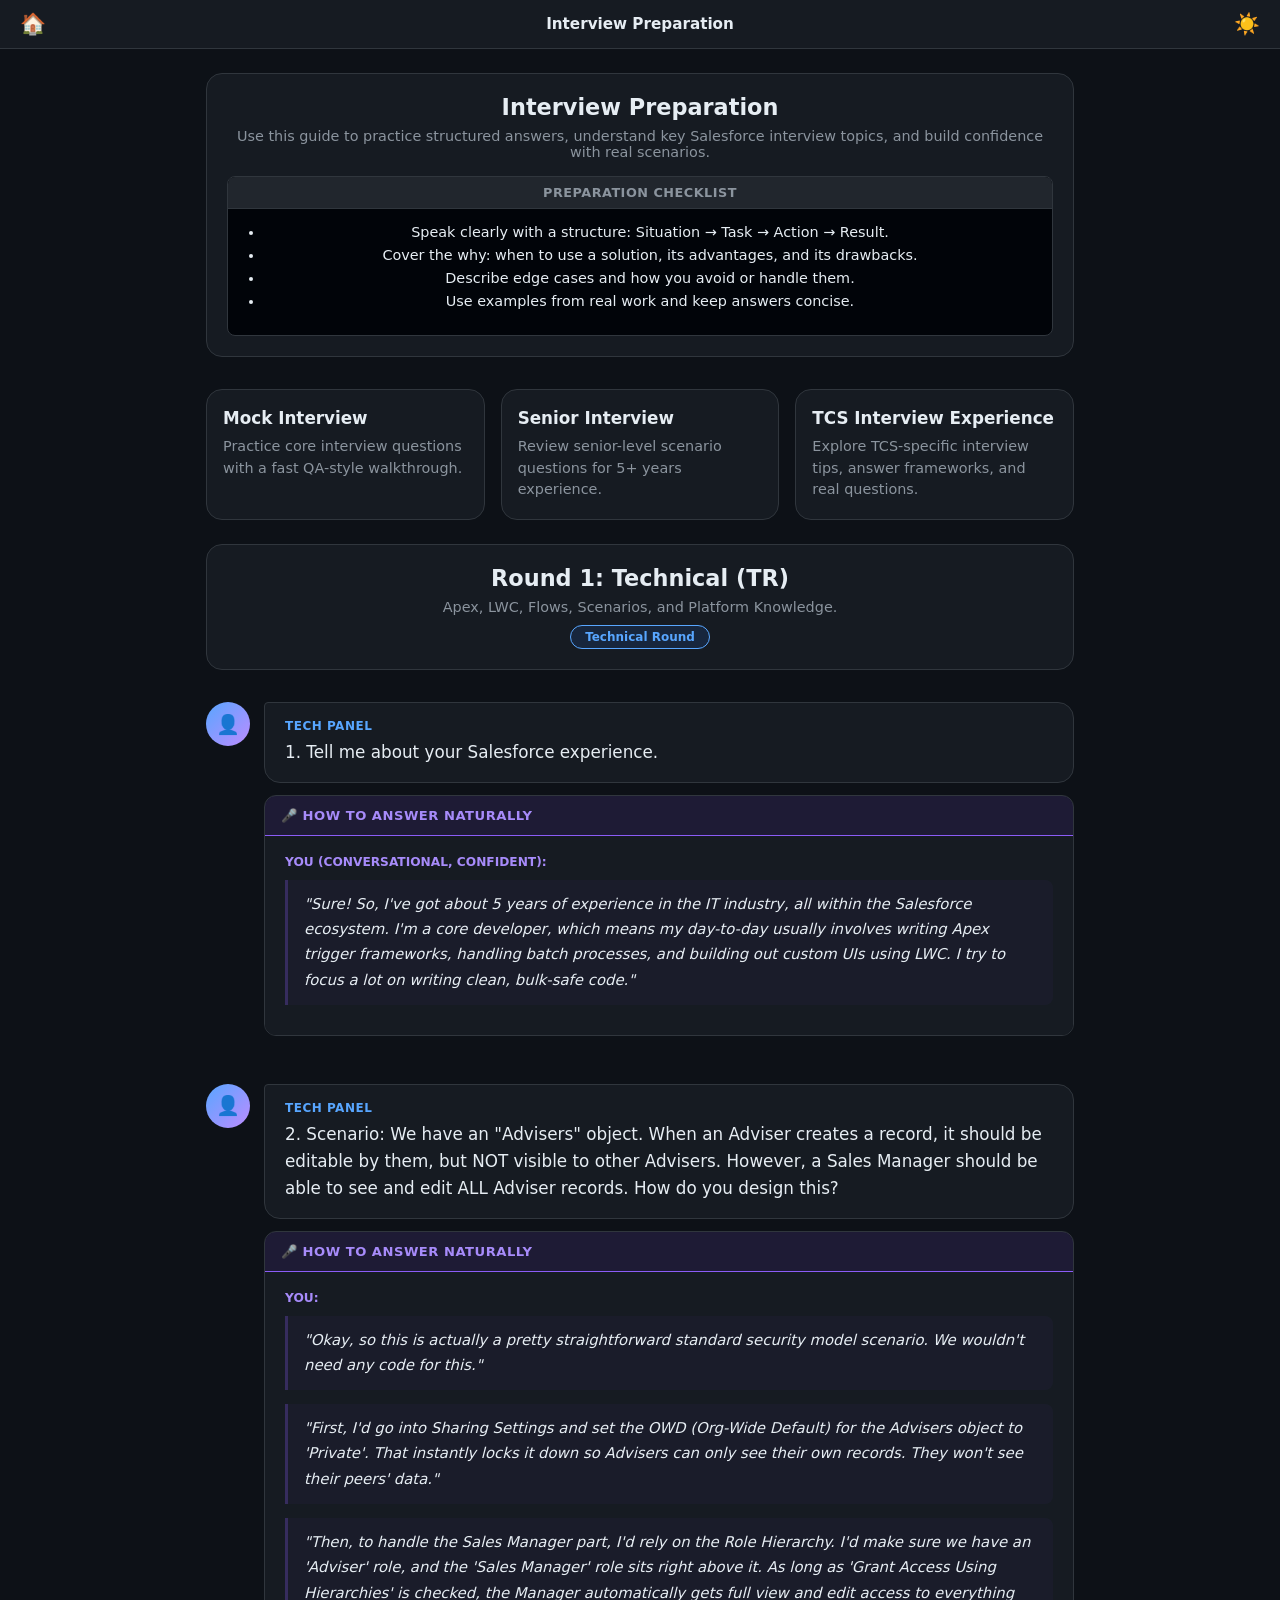
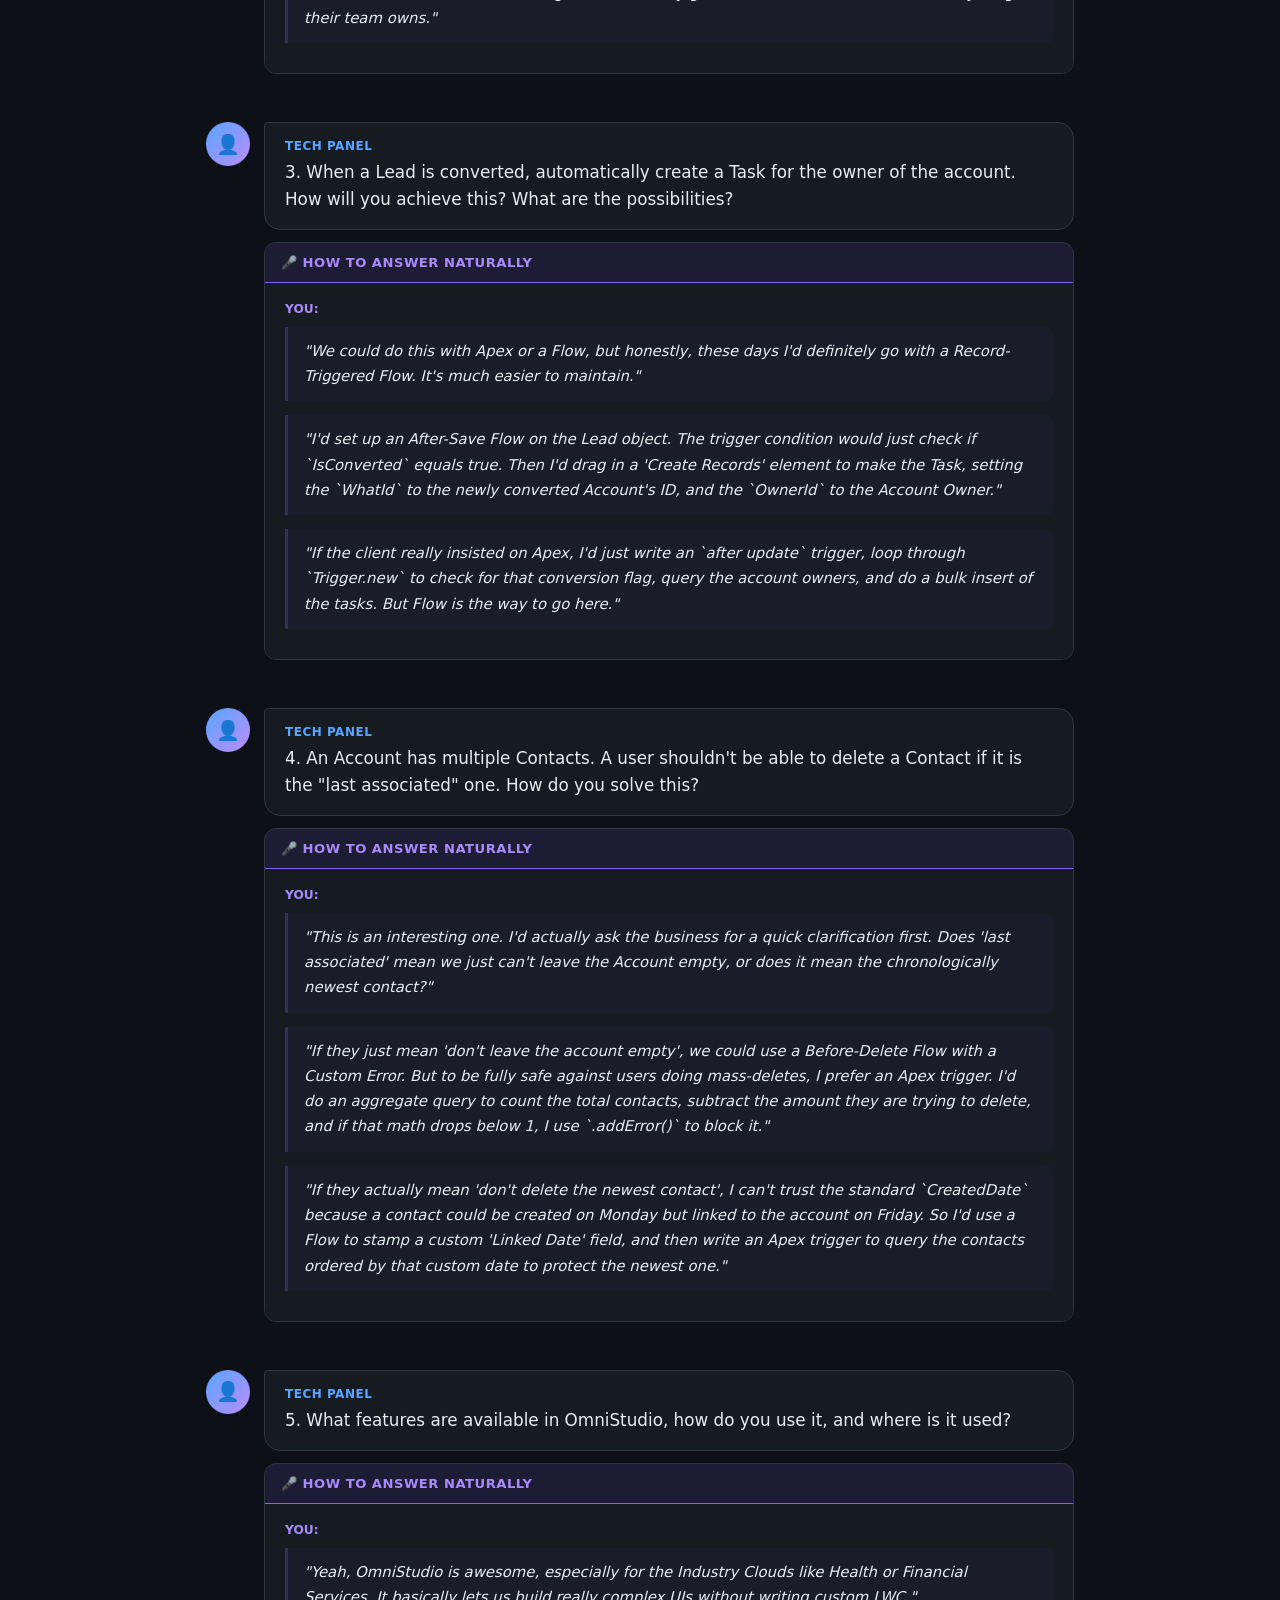
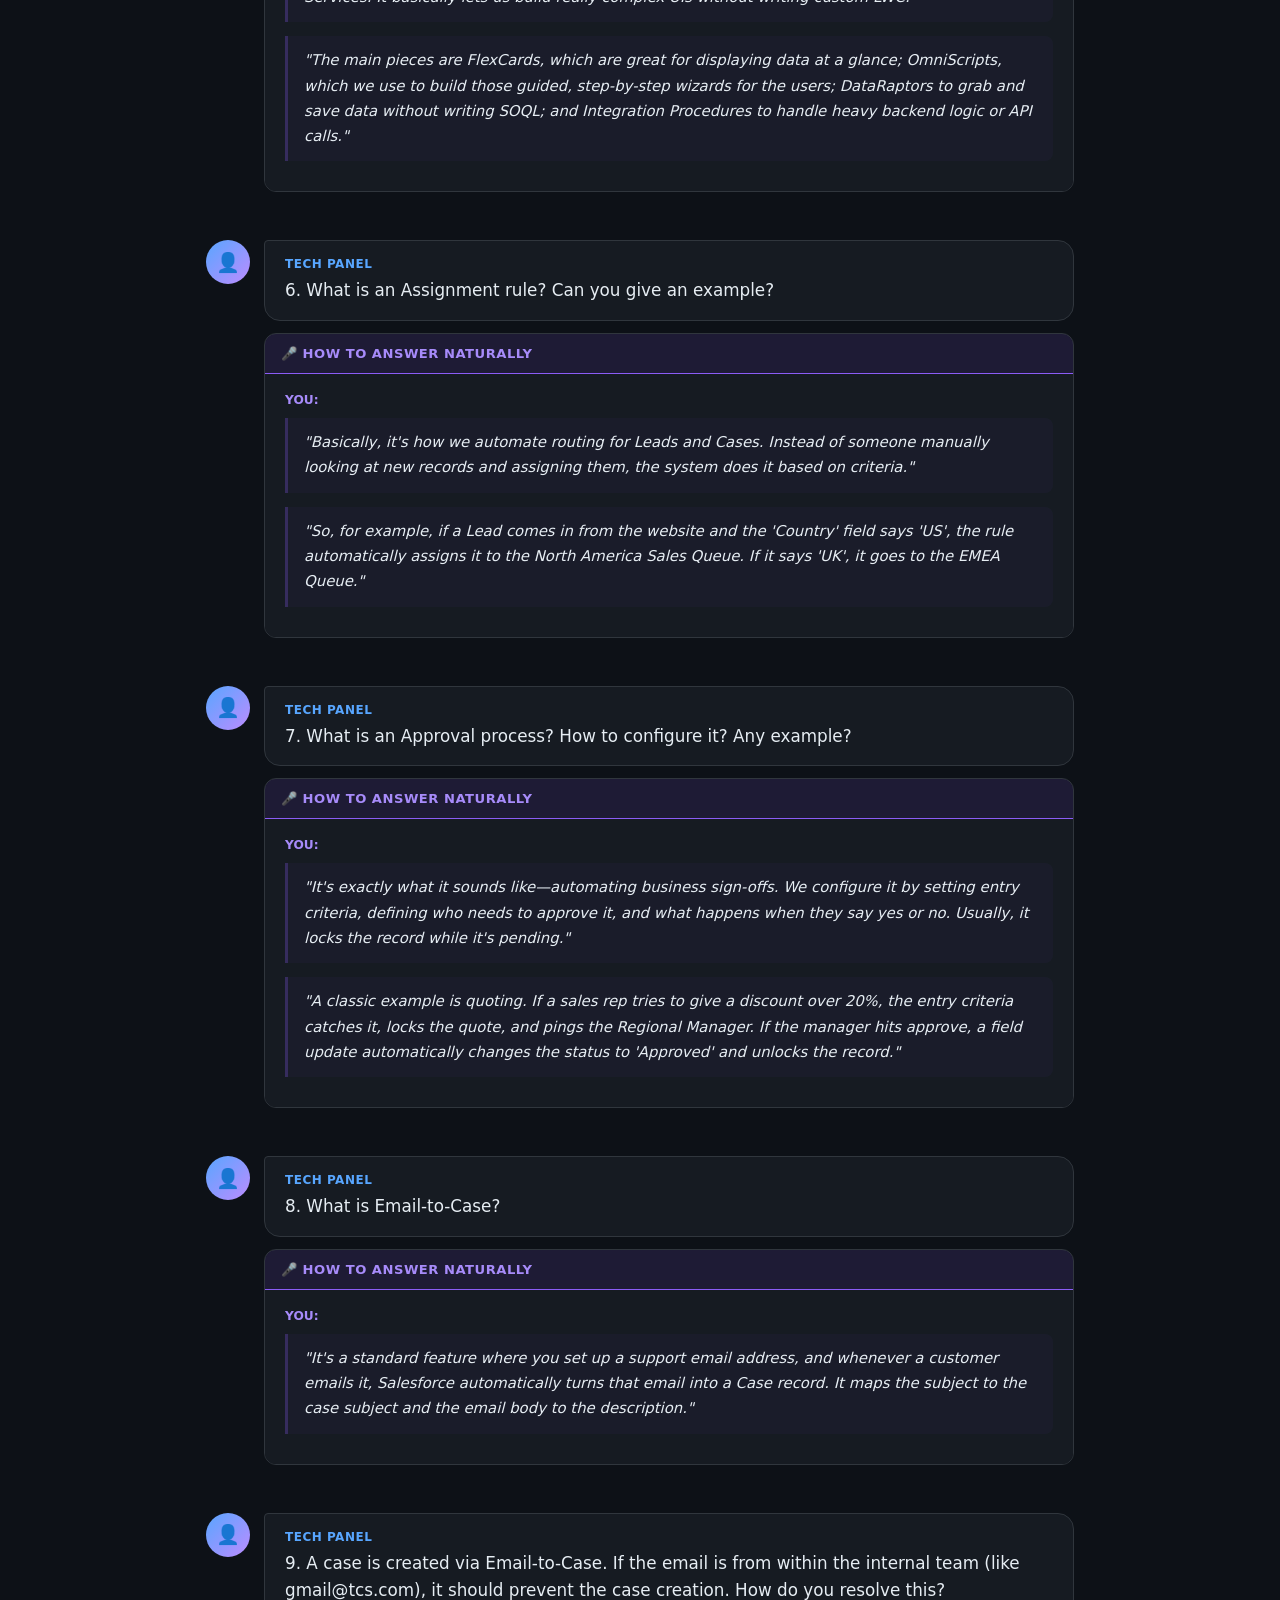
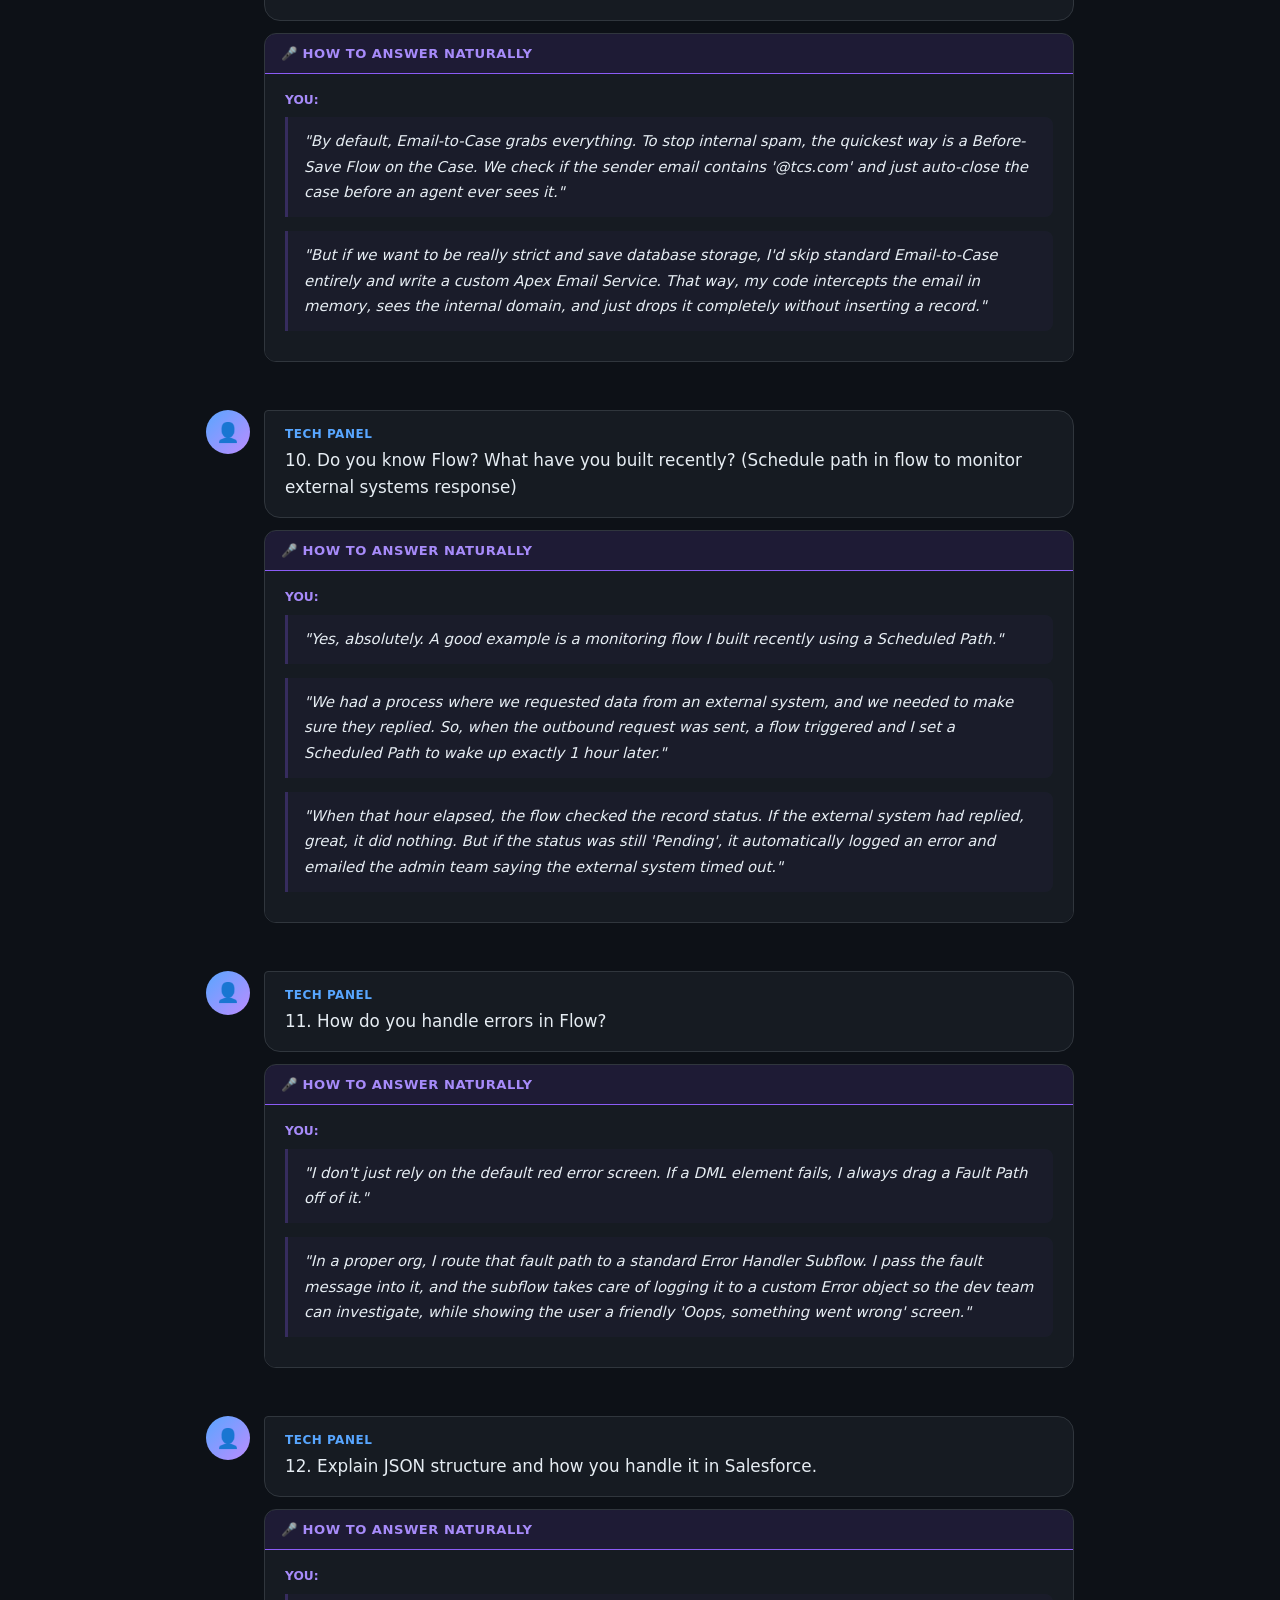
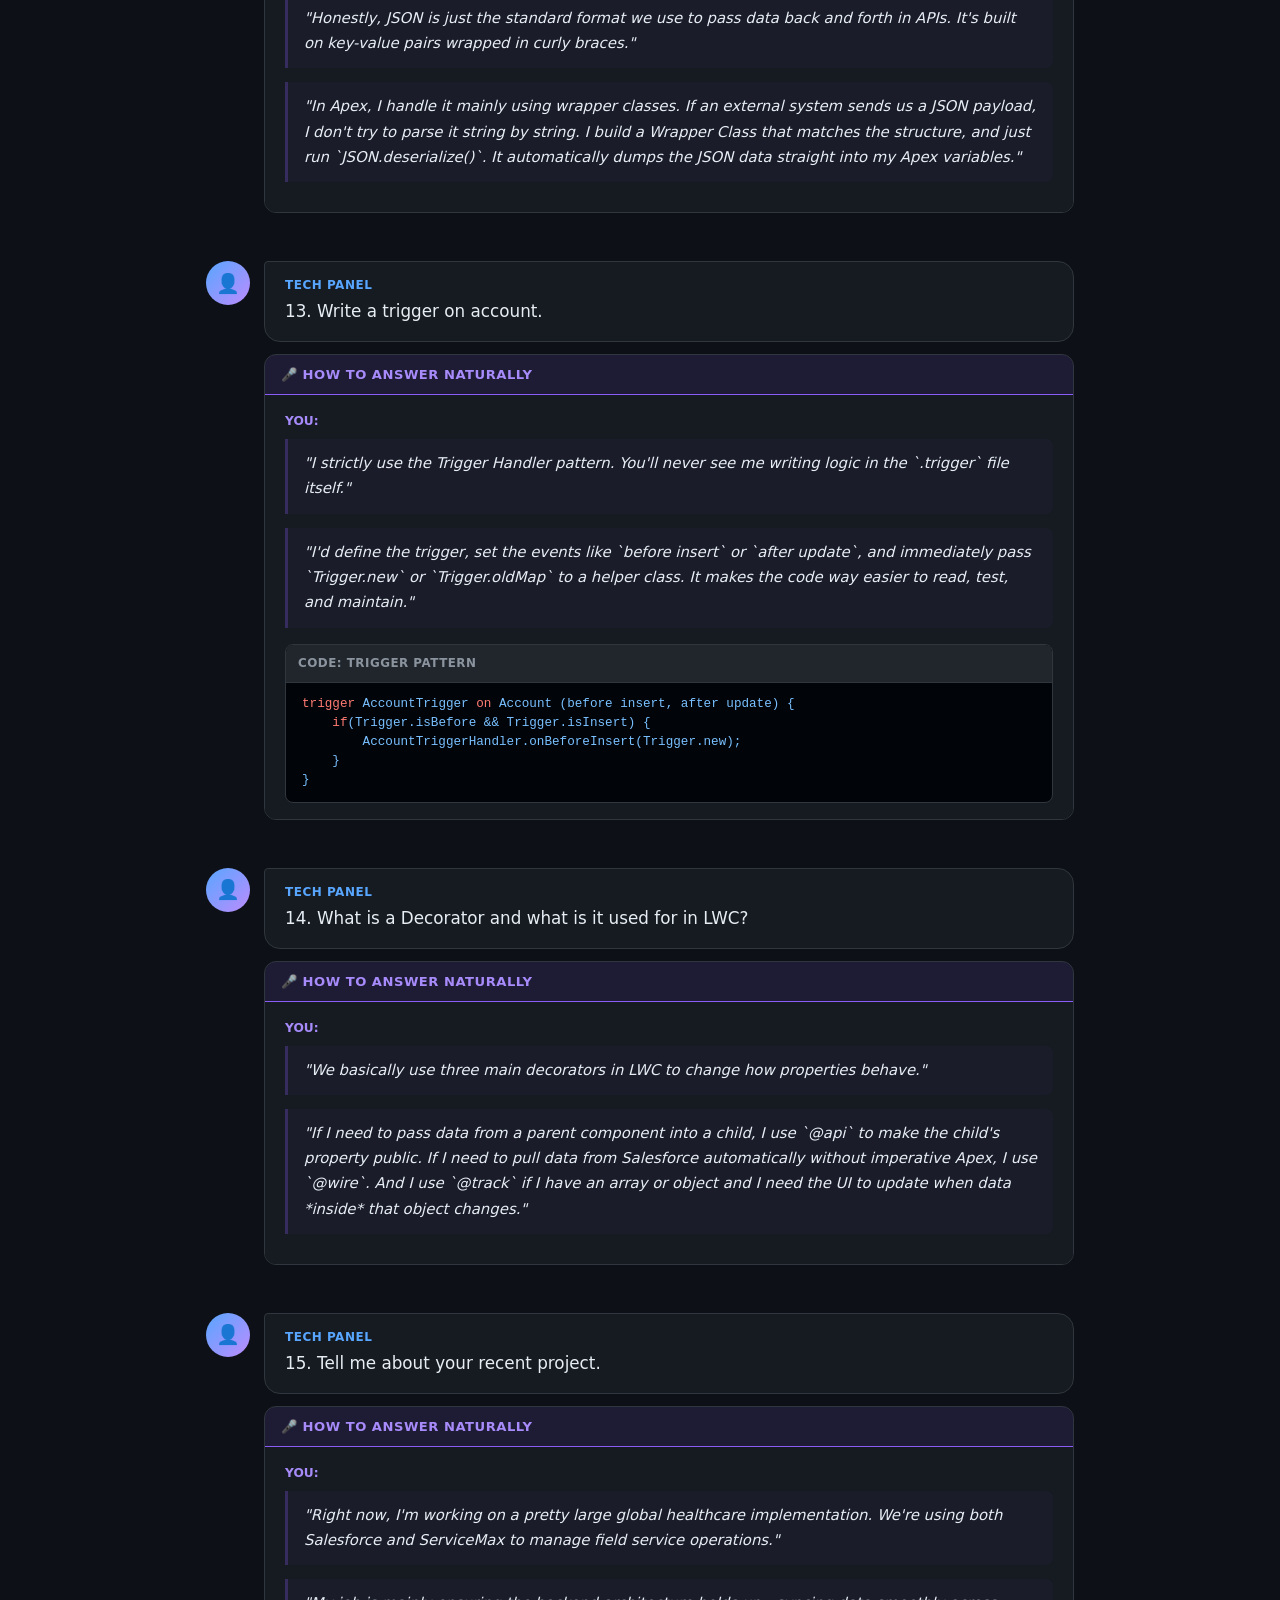
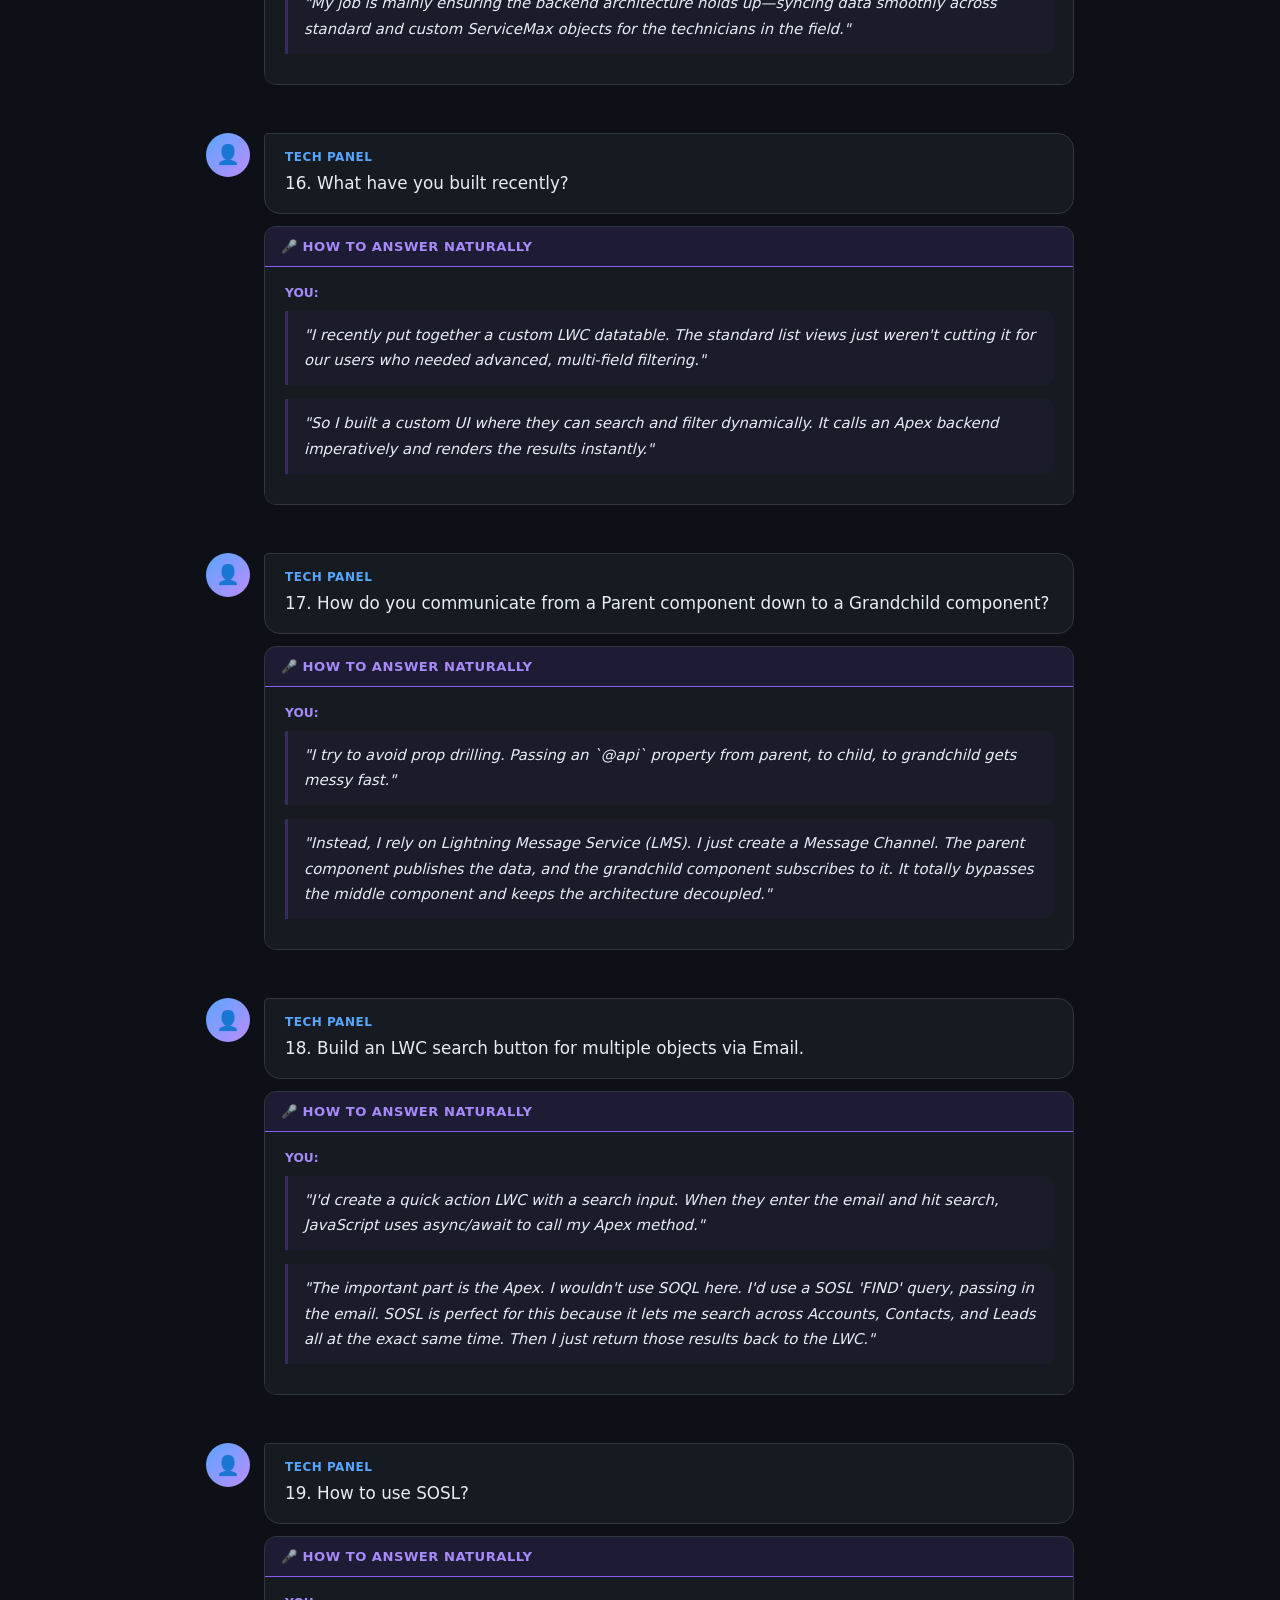
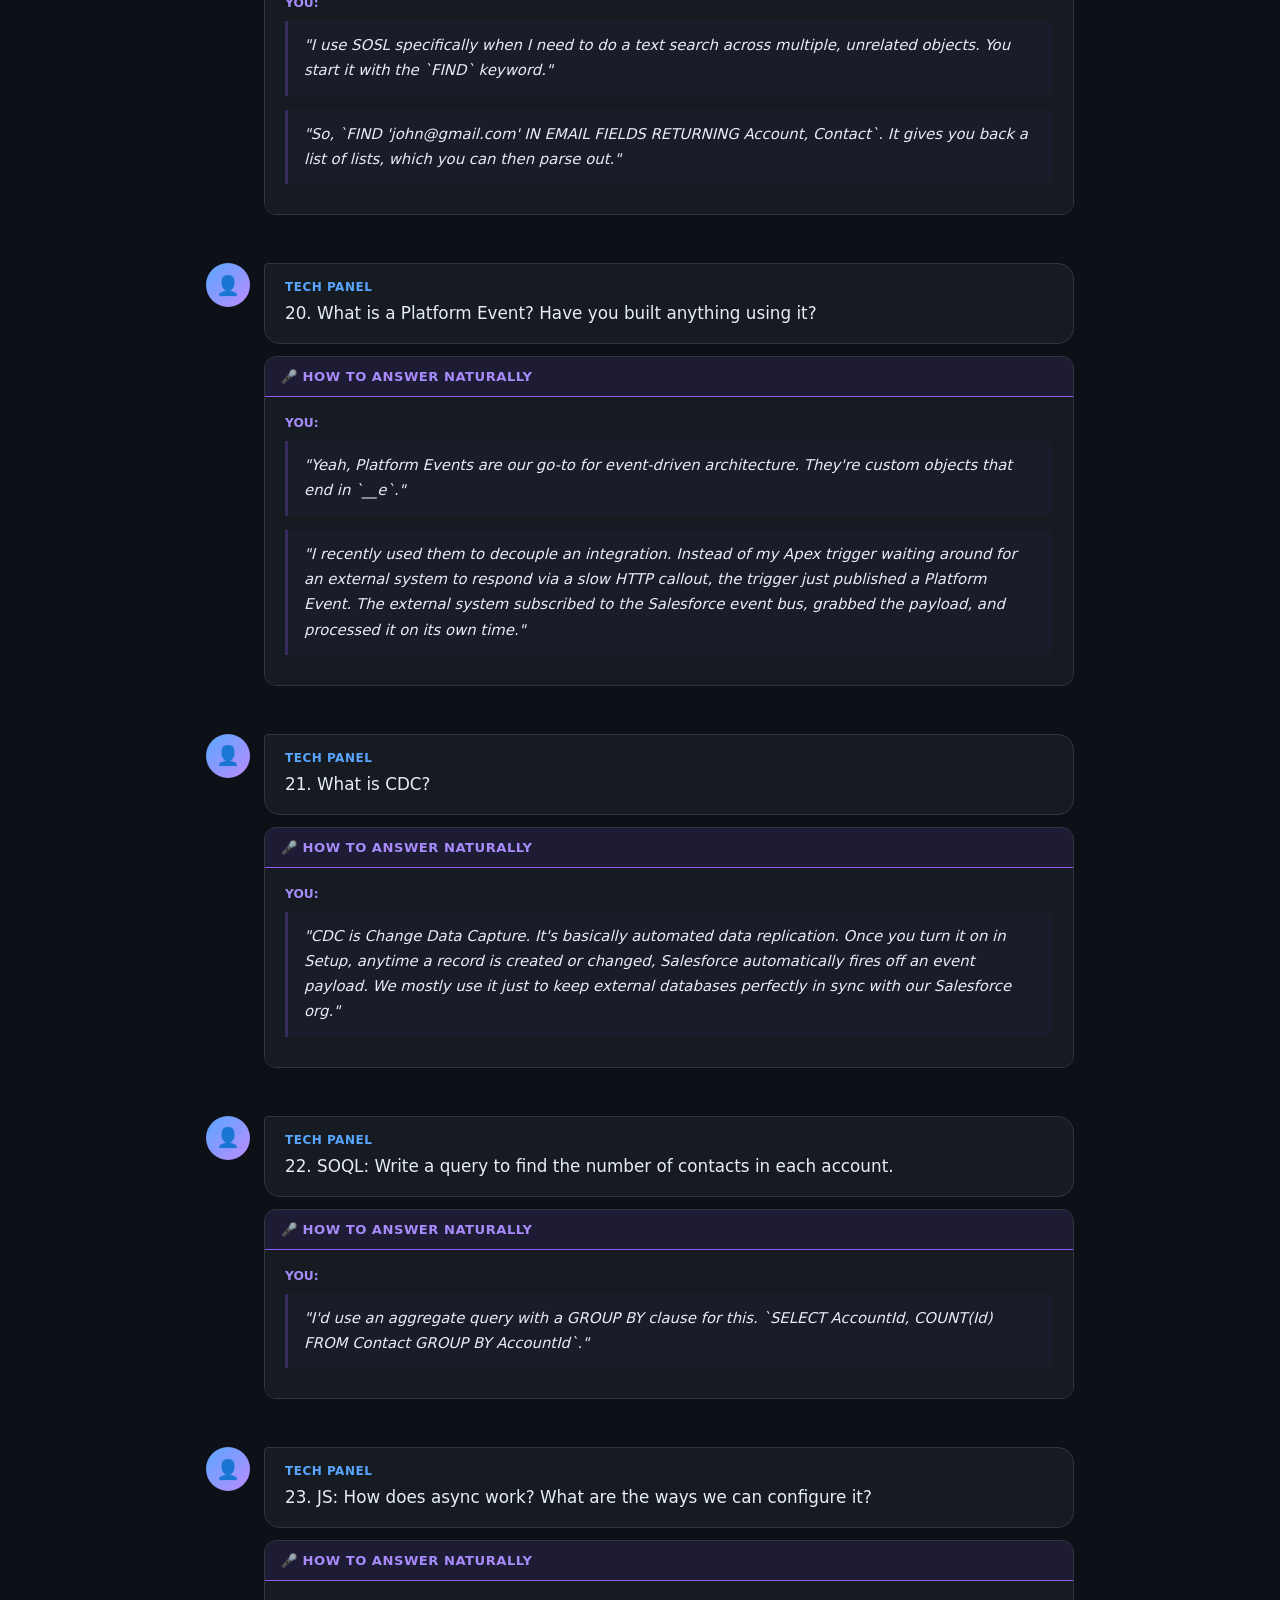
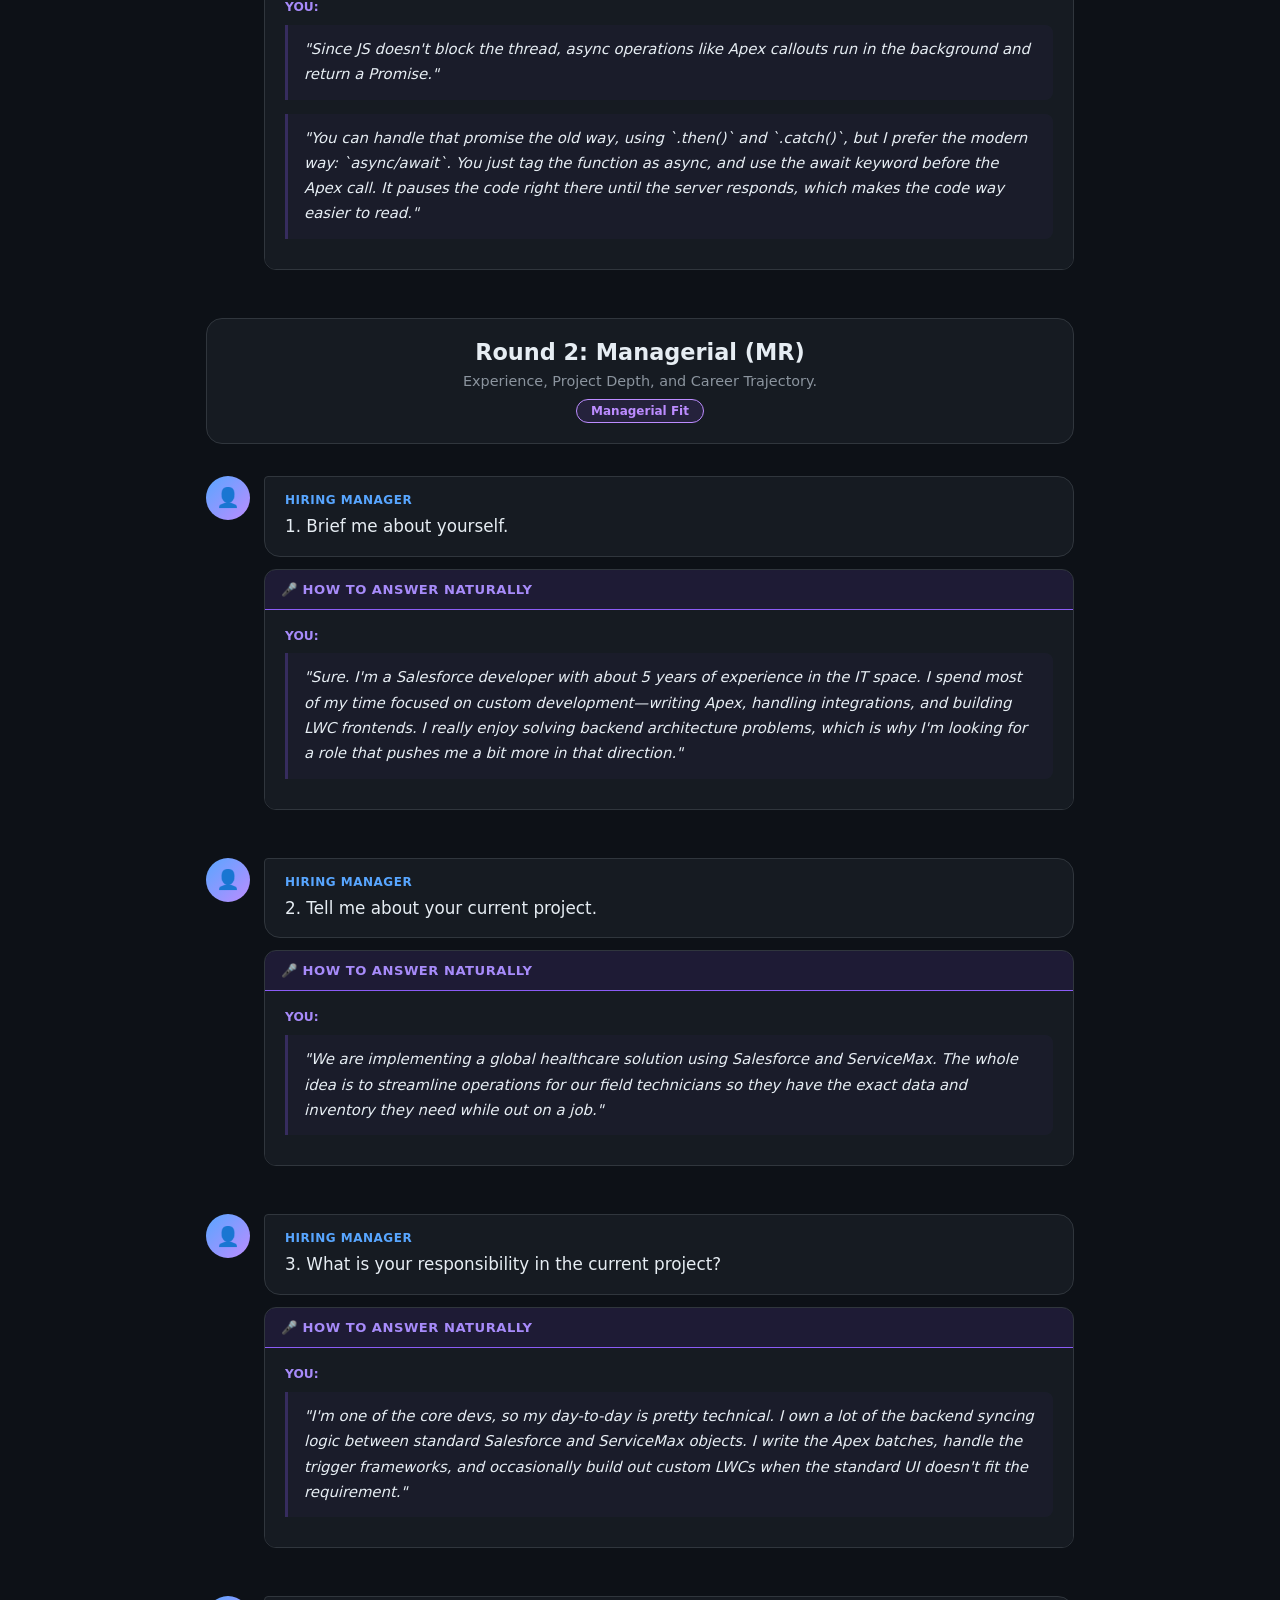
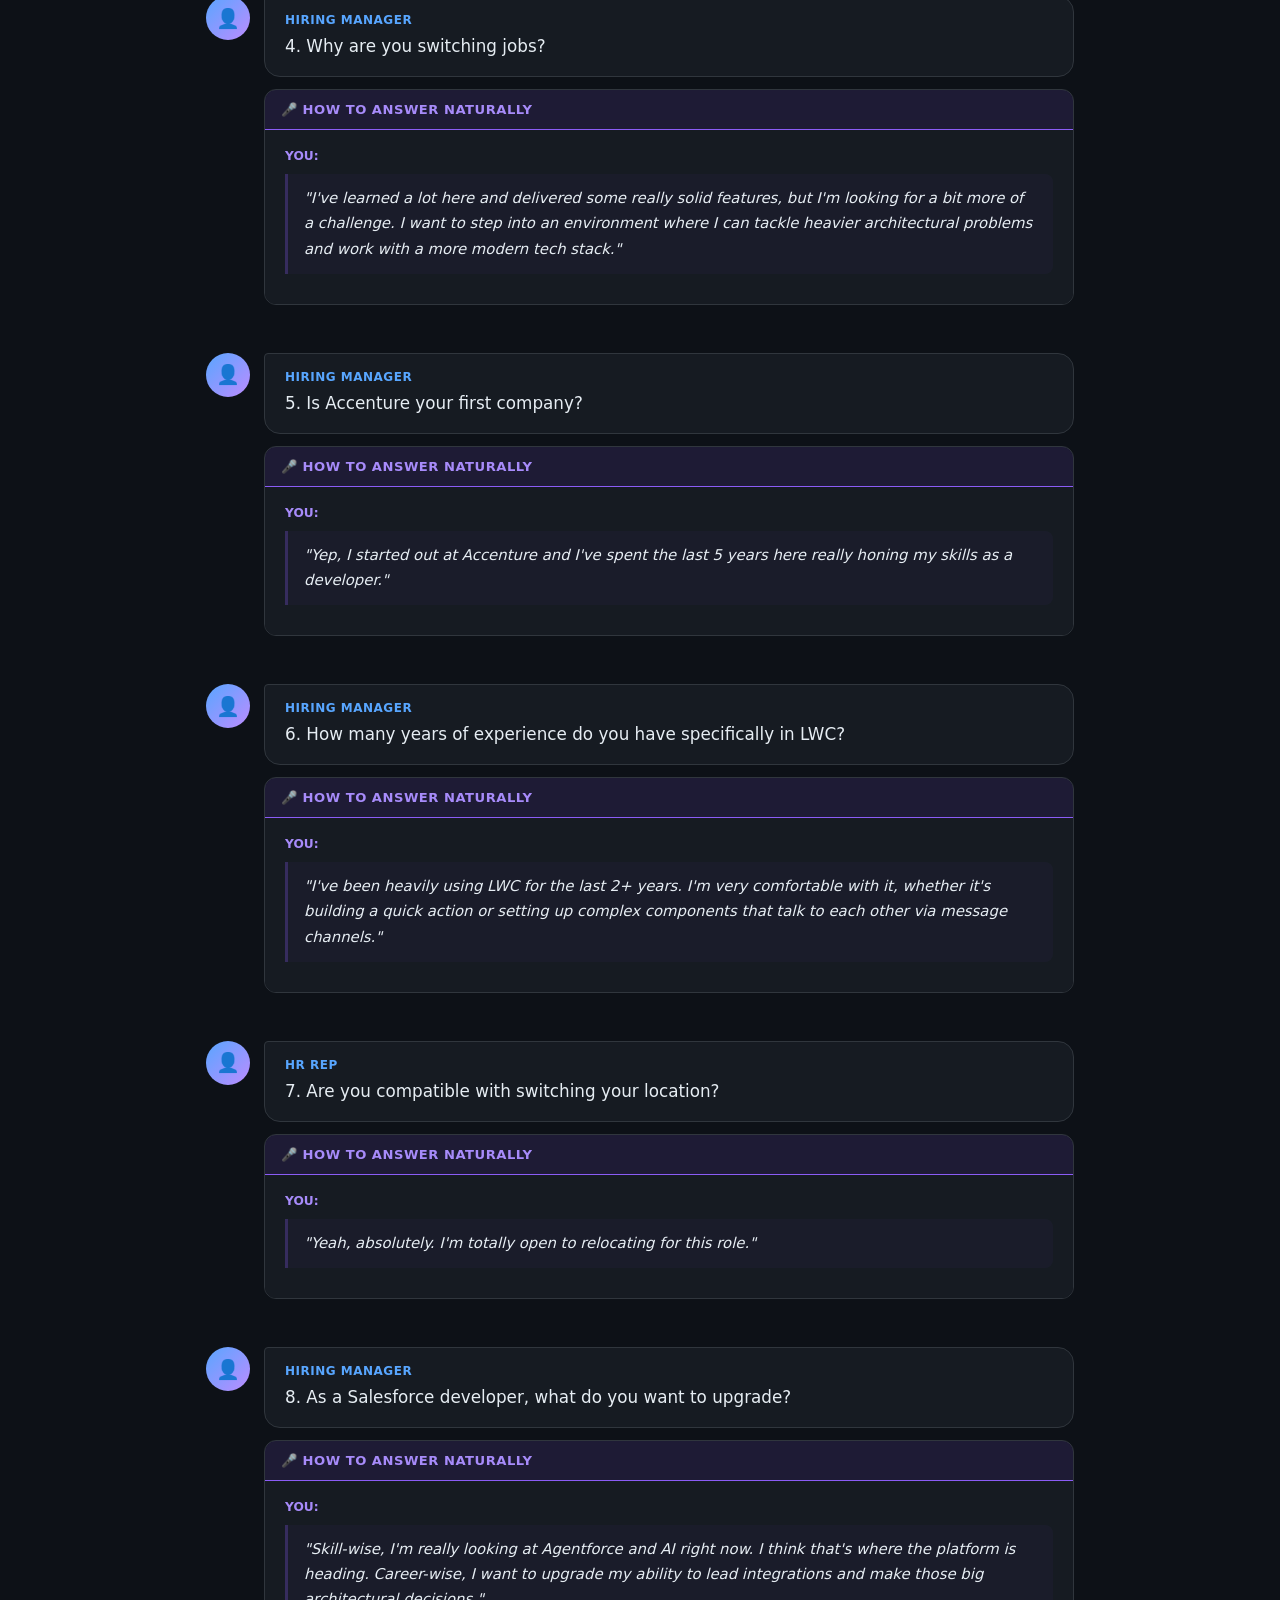
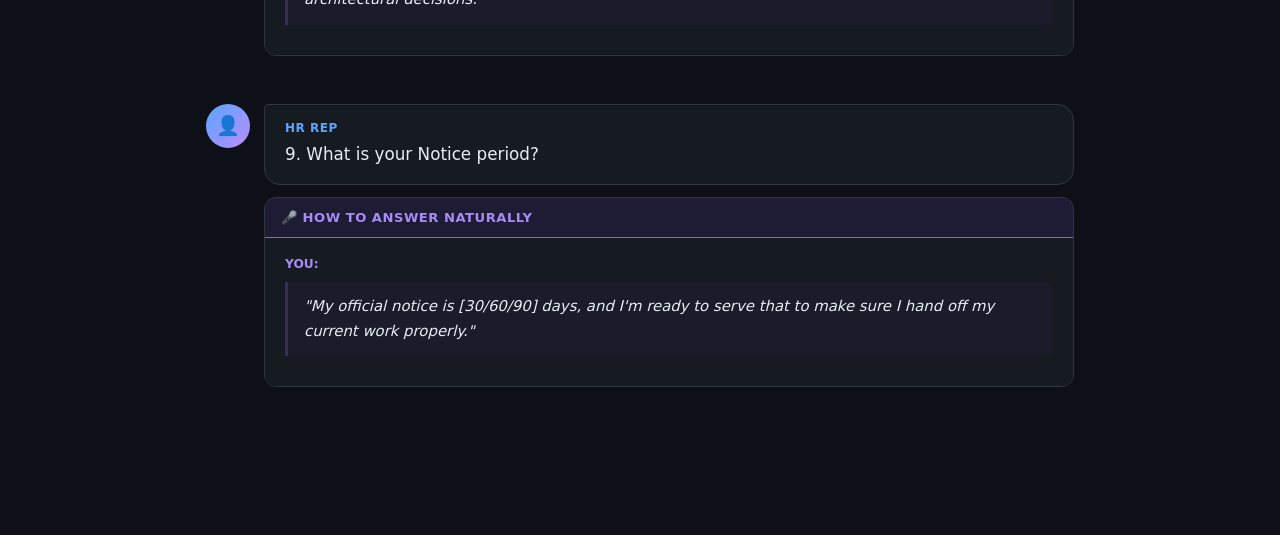
<file: interview-experience.html>
<!DOCTYPE html>
<html lang="en">
<head>
    <meta charset="UTF-8">
    <meta name="viewport" content="width=device-width, initial-scale=1.0, maximum-scale=5.0, user-scalable=yes">
    <title>Interview Preparation - Salesforce Interview Guide</title>
    <style>
        * { margin: 0; padding: 0; box-sizing: border-box; }
        :root {
            --bg: #0d1117; --bg-card: #161b22; --border: #30363d;
            --text: #e6edf3; --text-muted: #8b949e;
            --blue: #58a6ff; --green: #238636; --purple: #bc8cff;
            --orange: #f0883e; --red: #da3633;
        }
        body {
            font-family: 'Segoe UI', system-ui, -apple-system, sans-serif;
            background: var(--bg); color: var(--text);
            min-height: 100vh; -webkit-tap-highlight-color: transparent;
        }

        /* Topbar */
        .topbar {
            display: flex; align-items: center; justify-content: space-between;
            padding: 12px 20px; background: var(--bg-card);
            border-bottom: 1px solid var(--border); position: sticky; top: 0; z-index: 50;
        }
        .topbar a, .topbar button { color: var(--text-muted); text-decoration: none; font-size: 1.3em; background: none; border: none; cursor: pointer; }
        .topbar a:hover, .topbar button:hover { color: var(--blue); }
        .topbar .title { font-weight: 600; font-size: 0.95em; color: var(--text); }
        
        .container { max-width: 900px; margin: 0 auto; padding: 24px 16px 100px; }

        /* Headers & Badges */
        .round-header { text-align: center; margin: 40px 0 32px; padding: 20px; background: var(--bg-card); border: 1px solid var(--border); border-radius: 16px; }
        .round-header h2 { font-size: 1.4em; margin-bottom: 8px; color: var(--text); }
        .round-header p { color: var(--text-muted); font-size: 0.9em; }
        .round-badge { display: inline-block; padding: 4px 14px; border-radius: 20px; font-size: 0.75em; font-weight: 600; margin-top: 10px; }
        .badge-tr { background: #1f6feb22; color: var(--blue); border: 1px solid var(--blue); }
        .badge-mr { background: #8957e522; color: var(--purple); border: 1px solid var(--purple); }
        
        /* Chat UI */
        .qa-pair { margin-bottom: 48px; }
        .interviewer { display: flex; align-items: flex-start; gap: 14px; margin-bottom: 12px; }
        .interviewer-avatar { width: 44px; height: 44px; border-radius: 50%; background: linear-gradient(135deg, var(--blue), var(--purple)); display: flex; align-items: center; justify-content: center; font-size: 1.2em; flex-shrink: 0; }
        .interviewer-bubble { background: var(--bg-card); border: 1px solid var(--border); border-radius: 4px 16px 16px 16px; padding: 16px 20px; flex: 1; }
        .interviewer-name { font-size: 0.75em; color: var(--blue); font-weight: 600; text-transform: uppercase; letter-spacing: 0.5px; margin-bottom: 6px; }
        .interviewer-bubble p { font-size: 1.05em; line-height: 1.6; }

        /* Answer Blocks */
        .natural-answer { border-radius: 12px; overflow: hidden; border: 1px solid var(--border); margin-left: 58px; }
        .natural-header { padding: 12px 16px; font-size: 0.82em; font-weight: 600; text-transform: uppercase; letter-spacing: 0.5px; background: #8b5cf622; color: #a78bfa; border-bottom: 1px solid #8b5cf6; }
        .natural-body { padding: 16px 20px; background: var(--bg-card); font-size: 0.93em; line-height: 1.8; color: var(--text); }
        .natural-body .speaker { display: block; font-weight: 600; color: #a78bfa; margin-top: 14px; margin-bottom: 4px; font-size: 0.82em; text-transform: uppercase; }
        .natural-body .speaker:first-child { margin-top: 0; }
        .natural-body .speech { display: block; padding: 12px 16px; background: #8b5cf60a; border-left: 3px solid #8b5cf640; border-radius: 0 8px 8px 0; margin: 6px 0 14px; font-style: italic; line-height: 1.7; }
        
        /* Code/Steps */
        .implementation-box { margin-top: 16px; border: 1px solid var(--border); border-radius: 8px; background: #010409; overflow: hidden; }
        .implementation-title { padding: 8px 12px; font-size: 0.8em; font-weight: 600; background: #21262d; border-bottom: 1px solid var(--border); color: var(--text-muted); text-transform: uppercase; letter-spacing: 0.5px; }
        .implementation-steps { padding: 12px 16px; color: var(--text); font-size: 0.9em; line-height: 1.6; }
        .implementation-steps ul { padding-left: 20px; margin-bottom: 10px; }
        .section-cards { display: grid; grid-template-columns: repeat(auto-fit, minmax(220px, 1fr)); gap: 16px; margin: 24px 0; }
        .section-card { display: block; padding: 18px 16px; border: 1px solid var(--border); border-radius: 16px; background: var(--bg-card); text-decoration: none; color: inherit; transition: transform 0.2s ease, border-color 0.2s ease; }
        .section-card:hover { transform: translateY(-2px); border-color: var(--blue); }
        .section-card h3 { margin-bottom: 8px; font-size: 1.05em; }
        .section-card p { color: var(--text-muted); font-size: 0.9em; line-height: 1.5; }
        pre { padding: 12px 16px; overflow-x: auto; font-size: 0.85em; line-height: 1.5; margin: 0; }
        code { font-family: 'Cascadia Code', 'Courier New', monospace; color: #79c0ff; }
        .token-keyword { color: #ff7b72; }
        .token-string { color: #a5d6ff; }
        .token-comment { color: #8b949e; font-style: italic; }

        /* Light theme */
        body.light { --bg: #fff; --bg-card: #f6f8fa; --border: #d1d9e0; --text: #1f2328; --text-muted: #6e7781; --blue: #0550ae; --purple: #6639ba; --orange: #953800; --green: #1a7f37;}
        body.light .natural-header { background: #8b5cf615; color: #6639ba; border-bottom-color: #6639ba; }
        body.light .natural-body .speaker { color: #6639ba; }
        body.light .natural-body .speech { background: #8b5cf608; border-left-color: #6639ba40; color: #1f2328; }
        body.light .implementation-box { background: #eaeef2; border-color: #d1d9e0; }
        body.light .implementation-title { background: #d1d9e0; color: #1f2328; }
        body.light code { color: #0550ae; }
        
        @media (max-width: 600px) {
            .container { padding: 16px 12px; }
            .interviewer-bubble { padding: 12px 14px; }
            .natural-answer { margin-left: 0; margin-top: 10px; } 
        }
    </style>
</head>
<body>
    <div class="topbar">
        <a href="index.html" title="Home">&#x1F3E0;</a>
        <span class="title">Interview Preparation</span>
        <button id="themeBtn" onclick="toggleTheme()">&#x2600;&#xFE0F;</button>
    </div>

    <div class="container">
        <div class="round-header" style="margin-top: 0;">
            <h2>Interview Preparation</h2>
            <p>Use this guide to practice structured answers, understand key Salesforce interview topics, and build confidence with real scenarios.</p>
            <div class="implementation-box">
                <div class="implementation-title">Preparation Checklist</div>
                <div class="implementation-steps">
                    <ul>
                        <li>Speak clearly with a structure: Situation → Task → Action → Result.</li>
                        <li>Cover the why: when to use a solution, its advantages, and its drawbacks.</li>
                        <li>Describe edge cases and how you avoid or handle them.</li>
                        <li>Use examples from real work and keep answers concise.</li>
                    </ul>
                </div>
            </div>
        </div>

        <div class="section-cards">
            <a href="#technical-round" class="section-card">
                <h3>Mock Interview</h3>
                <p>Practice core interview questions with a fast QA-style walkthrough.</p>
            </a>
            <a href="#managerial-round" class="section-card">
                <h3>Senior Interview</h3>
                <p>Review senior-level scenario questions for 5+ years experience.</p>
            </a>
            <a href="#tcs-experience" class="section-card">
                <h3>TCS Interview Experience</h3>
                <p>Explore TCS-specific interview tips, answer frameworks, and real questions.</p>
            </a>
        </div>

        <div id="tcs-experience"></div>

        <!-- ==========================================
             ROUND 1: TECHNICAL (TR)
        =========================================== -->
        <div class="round-header" id="technical-round" style="margin-top: 0;">
            <h2>Round 1: Technical (TR)</h2>
            <p>Apex, LWC, Flows, Scenarios, and Platform Knowledge.</p>
            <span class="round-badge badge-tr">Technical Round</span>
        </div>

        <!-- Q1: Salesforce Experience -->
        <div class="qa-pair">
            <div class="interviewer">
                <div class="interviewer-avatar">&#x1F464;</div>
                <div class="interviewer-bubble">
                    <div class="interviewer-name">Tech Panel</div>
                    <p>1. Tell me about your Salesforce experience.</p>
                </div>
            </div>
            <div class="natural-answer">
                <div class="natural-header">&#x1F3A4; How to answer naturally</div>
                <div class="natural-body">
                    <span class="speaker">You (Conversational, confident):</span>
                    <span class="speech">"Sure! So, I've got about 5 years of experience in the IT industry, all within the Salesforce ecosystem. I'm a core developer, which means my day-to-day usually involves writing Apex trigger frameworks, handling batch processes, and building out custom UIs using LWC. I try to focus a lot on writing clean, bulk-safe code."</span>
                </div>
            </div>
        </div>

        <!-- Q2: Sharing Rule Scenario -->
        <div class="qa-pair">
            <div class="interviewer">
                <div class="interviewer-avatar">&#x1F464;</div>
                <div class="interviewer-bubble">
                    <div class="interviewer-name">Tech Panel</div>
                    <p>2. Scenario: We have an "Advisers" object. When an Adviser creates a record, it should be editable by them, but NOT visible to other Advisers. However, a Sales Manager should be able to see and edit ALL Adviser records. How do you design this?</p>
                </div>
            </div>
            <div class="natural-answer">
                <div class="natural-header">&#x1F3A4; How to answer naturally</div>
                <div class="natural-body">
                    <span class="speaker">You:</span>
                    <span class="speech">"Okay, so this is actually a pretty straightforward standard security model scenario. We wouldn't need any code for this."</span>
                    <span class="speech">"First, I'd go into Sharing Settings and set the OWD (Org-Wide Default) for the Advisers object to 'Private'. That instantly locks it down so Advisers can only see their own records. They won't see their peers' data."</span>
                    <span class="speech">"Then, to handle the Sales Manager part, I'd rely on the Role Hierarchy. I'd make sure we have an 'Adviser' role, and the 'Sales Manager' role sits right above it. As long as 'Grant Access Using Hierarchies' is checked, the Manager automatically gets full view and edit access to everything their team owns."</span>
                </div>
            </div>
        </div>

        <!-- Q3: Lead Convert to Task -->
        <div class="qa-pair">
            <div class="interviewer">
                <div class="interviewer-avatar">&#x1F464;</div>
                <div class="interviewer-bubble">
                    <div class="interviewer-name">Tech Panel</div>
                    <p>3. When a Lead is converted, automatically create a Task for the owner of the account. How will you achieve this? What are the possibilities?</p>
                </div>
            </div>
            <div class="natural-answer">
                <div class="natural-header">&#x1F3A4; How to answer naturally</div>
                <div class="natural-body">
                    <span class="speaker">You:</span>
                    <span class="speech">"We could do this with Apex or a Flow, but honestly, these days I'd definitely go with a Record-Triggered Flow. It's much easier to maintain."</span>
                    <span class="speech">"I'd set up an After-Save Flow on the Lead object. The trigger condition would just check if `IsConverted` equals true. Then I'd drag in a 'Create Records' element to make the Task, setting the `WhatId` to the newly converted Account's ID, and the `OwnerId` to the Account Owner."</span>
                    <span class="speech">"If the client really insisted on Apex, I'd just write an `after update` trigger, loop through `Trigger.new` to check for that conversion flag, query the account owners, and do a bulk insert of the tasks. But Flow is the way to go here."</span>
                </div>
            </div>
        </div>

        <!-- Q4: Last Associated Contact -->
        <div class="qa-pair">
            <div class="interviewer">
                <div class="interviewer-avatar">&#x1F464;</div>
                <div class="interviewer-bubble">
                    <div class="interviewer-name">Tech Panel</div>
                    <p>4. An Account has multiple Contacts. A user shouldn't be able to delete a Contact if it is the "last associated" one. How do you solve this?</p>
                </div>
            </div>
            <div class="natural-answer">
                <div class="natural-header">&#x1F3A4; How to answer naturally</div>
                <div class="natural-body">
                    <span class="speaker">You:</span>
                    <span class="speech">"This is an interesting one. I'd actually ask the business for a quick clarification first. Does 'last associated' mean we just can't leave the Account empty, or does it mean the chronologically newest contact?"</span>
                    <span class="speech">"If they just mean 'don't leave the account empty', we could use a Before-Delete Flow with a Custom Error. But to be fully safe against users doing mass-deletes, I prefer an Apex trigger. I'd do an aggregate query to count the total contacts, subtract the amount they are trying to delete, and if that math drops below 1, I use `.addError()` to block it."</span>
                    <span class="speech">"If they actually mean 'don't delete the newest contact', I can't trust the standard `CreatedDate` because a contact could be created on Monday but linked to the account on Friday. So I'd use a Flow to stamp a custom 'Linked Date' field, and then write an Apex trigger to query the contacts ordered by that custom date to protect the newest one."</span>
                </div>
            </div>
        </div>

        <!-- Q5: OmniStudio -->
        <div class="qa-pair">
            <div class="interviewer">
                <div class="interviewer-avatar">&#x1F464;</div>
                <div class="interviewer-bubble">
                    <div class="interviewer-name">Tech Panel</div>
                    <p>5. What features are available in OmniStudio, how do you use it, and where is it used?</p>
                </div>
            </div>
            <div class="natural-answer">
                <div class="natural-header">&#x1F3A4; How to answer naturally</div>
                <div class="natural-body">
                    <span class="speaker">You:</span>
                    <span class="speech">"Yeah, OmniStudio is awesome, especially for the Industry Clouds like Health or Financial Services. It basically lets us build really complex UIs without writing custom LWC."</span>
                    <span class="speech">"The main pieces are FlexCards, which are great for displaying data at a glance; OmniScripts, which we use to build those guided, step-by-step wizards for the users; DataRaptors to grab and save data without writing SOQL; and Integration Procedures to handle heavy backend logic or API calls."</span>
                </div>
            </div>
        </div>

        <!-- Q6: Assignment Rule -->
        <div class="qa-pair">
            <div class="interviewer">
                <div class="interviewer-avatar">&#x1F464;</div>
                <div class="interviewer-bubble">
                    <div class="interviewer-name">Tech Panel</div>
                    <p>6. What is an Assignment rule? Can you give an example?</p>
                </div>
            </div>
            <div class="natural-answer">
                <div class="natural-header">&#x1F3A4; How to answer naturally</div>
                <div class="natural-body">
                    <span class="speaker">You:</span>
                    <span class="speech">"Basically, it's how we automate routing for Leads and Cases. Instead of someone manually looking at new records and assigning them, the system does it based on criteria."</span>
                    <span class="speech">"So, for example, if a Lead comes in from the website and the 'Country' field says 'US', the rule automatically assigns it to the North America Sales Queue. If it says 'UK', it goes to the EMEA Queue."</span>
                </div>
            </div>
        </div>

        <!-- Q7: Approval Process -->
        <div class="qa-pair">
            <div class="interviewer">
                <div class="interviewer-avatar">&#x1F464;</div>
                <div class="interviewer-bubble">
                    <div class="interviewer-name">Tech Panel</div>
                    <p>7. What is an Approval process? How to configure it? Any example?</p>
                </div>
            </div>
            <div class="natural-answer">
                <div class="natural-header">&#x1F3A4; How to answer naturally</div>
                <div class="natural-body">
                    <span class="speaker">You:</span>
                    <span class="speech">"It's exactly what it sounds like—automating business sign-offs. We configure it by setting entry criteria, defining who needs to approve it, and what happens when they say yes or no. Usually, it locks the record while it's pending."</span>
                    <span class="speech">"A classic example is quoting. If a sales rep tries to give a discount over 20%, the entry criteria catches it, locks the quote, and pings the Regional Manager. If the manager hits approve, a field update automatically changes the status to 'Approved' and unlocks the record."</span>
                </div>
            </div>
        </div>

        <!-- Q8: Email to Case -->
        <div class="qa-pair">
            <div class="interviewer">
                <div class="interviewer-avatar">&#x1F464;</div>
                <div class="interviewer-bubble">
                    <div class="interviewer-name">Tech Panel</div>
                    <p>8. What is Email-to-Case?</p>
                </div>
            </div>
            <div class="natural-answer">
                <div class="natural-header">&#x1F3A4; How to answer naturally</div>
                <div class="natural-body">
                    <span class="speaker">You:</span>
                    <span class="speech">"It's a standard feature where you set up a support email address, and whenever a customer emails it, Salesforce automatically turns that email into a Case record. It maps the subject to the case subject and the email body to the description."</span>
                </div>
            </div>
        </div>

        <!-- Q9: Email Domain Restriction -->
        <div class="qa-pair">
            <div class="interviewer">
                <div class="interviewer-avatar">&#x1F464;</div>
                <div class="interviewer-bubble">
                    <div class="interviewer-name">Tech Panel</div>
                    <p>9. A case is created via Email-to-Case. If the email is from within the internal team (like gmail@tcs.com), it should prevent the case creation. How do you resolve this?</p>
                </div>
            </div>
            <div class="natural-answer">
                <div class="natural-header">&#x1F3A4; How to answer naturally</div>
                <div class="natural-body">
                    <span class="speaker">You:</span>
                    <span class="speech">"By default, Email-to-Case grabs everything. To stop internal spam, the quickest way is a Before-Save Flow on the Case. We check if the sender email contains '@tcs.com' and just auto-close the case before an agent ever sees it."</span>
                    <span class="speech">"But if we want to be really strict and save database storage, I'd skip standard Email-to-Case entirely and write a custom Apex Email Service. That way, my code intercepts the email in memory, sees the internal domain, and just drops it completely without inserting a record."</span>
                </div>
            </div>
        </div>

        <!-- Q10: Flow - Scheduled Path -->
        <div class="qa-pair">
            <div class="interviewer">
                <div class="interviewer-avatar">&#x1F464;</div>
                <div class="interviewer-bubble">
                    <div class="interviewer-name">Tech Panel</div>
                    <p>10. Do you know Flow? What have you built recently? (Schedule path in flow to monitor external systems response)</p>
                </div>
            </div>
            <div class="natural-answer">
                <div class="natural-header">&#x1F3A4; How to answer naturally</div>
                <div class="natural-body">
                    <span class="speaker">You:</span>
                    <span class="speech">"Yes, absolutely. A good example is a monitoring flow I built recently using a Scheduled Path."</span>
                    <span class="speech">"We had a process where we requested data from an external system, and we needed to make sure they replied. So, when the outbound request was sent, a flow triggered and I set a Scheduled Path to wake up exactly 1 hour later."</span>
                    <span class="speech">"When that hour elapsed, the flow checked the record status. If the external system had replied, great, it did nothing. But if the status was still 'Pending', it automatically logged an error and emailed the admin team saying the external system timed out."</span>
                </div>
            </div>
        </div>

        <!-- Q11: Flow Errors -->
        <div class="qa-pair">
            <div class="interviewer">
                <div class="interviewer-avatar">&#x1F464;</div>
                <div class="interviewer-bubble">
                    <div class="interviewer-name">Tech Panel</div>
                    <p>11. How do you handle errors in Flow?</p>
                </div>
            </div>
            <div class="natural-answer">
                <div class="natural-header">&#x1F3A4; How to answer naturally</div>
                <div class="natural-body">
                    <span class="speaker">You:</span>
                    <span class="speech">"I don't just rely on the default red error screen. If a DML element fails, I always drag a Fault Path off of it."</span>
                    <span class="speech">"In a proper org, I route that fault path to a standard Error Handler Subflow. I pass the fault message into it, and the subflow takes care of logging it to a custom Error object so the dev team can investigate, while showing the user a friendly 'Oops, something went wrong' screen."</span>
                </div>
            </div>
        </div>

        <!-- Q12: JSON -->
        <div class="qa-pair">
            <div class="interviewer">
                <div class="interviewer-avatar">&#x1F464;</div>
                <div class="interviewer-bubble">
                    <div class="interviewer-name">Tech Panel</div>
                    <p>12. Explain JSON structure and how you handle it in Salesforce.</p>
                </div>
            </div>
            <div class="natural-answer">
                <div class="natural-header">&#x1F3A4; How to answer naturally</div>
                <div class="natural-body">
                    <span class="speaker">You:</span>
                    <span class="speech">"Honestly, JSON is just the standard format we use to pass data back and forth in APIs. It's built on key-value pairs wrapped in curly braces."</span>
                    <span class="speech">"In Apex, I handle it mainly using wrapper classes. If an external system sends us a JSON payload, I don't try to parse it string by string. I build a Wrapper Class that matches the structure, and just run `JSON.deserialize()`. It automatically dumps the JSON data straight into my Apex variables."</span>
                </div>
            </div>
        </div>

        <!-- Q13: Trigger on Account -->
        <div class="qa-pair">
            <div class="interviewer">
                <div class="interviewer-avatar">&#x1F464;</div>
                <div class="interviewer-bubble">
                    <div class="interviewer-name">Tech Panel</div>
                    <p>13. Write a trigger on account.</p>
                </div>
            </div>
            <div class="natural-answer">
                <div class="natural-header">&#x1F3A4; How to answer naturally</div>
                <div class="natural-body">
                    <span class="speaker">You:</span>
                    <span class="speech">"I strictly use the Trigger Handler pattern. You'll never see me writing logic in the `.trigger` file itself."</span>
                    <span class="speech">"I'd define the trigger, set the events like `before insert` or `after update`, and immediately pass `Trigger.new` or `Trigger.oldMap` to a helper class. It makes the code way easier to read, test, and maintain."</span>
                    <div class="implementation-box">
                        <div class="implementation-title">Code: Trigger Pattern</div>
<pre><code><span class="token-keyword">trigger</span> AccountTrigger <span class="token-keyword">on</span> Account (before insert, after update) {
    <span class="token-keyword">if</span>(Trigger.isBefore && Trigger.isInsert) {
        AccountTriggerHandler.onBeforeInsert(Trigger.new);
    }
}</code></pre>
                    </div>
                </div>
            </div>
        </div>

        <!-- Q14: Decorators -->
        <div class="qa-pair">
            <div class="interviewer">
                <div class="interviewer-avatar">&#x1F464;</div>
                <div class="interviewer-bubble">
                    <div class="interviewer-name">Tech Panel</div>
                    <p>14. What is a Decorator and what is it used for in LWC?</p>
                </div>
            </div>
            <div class="natural-answer">
                <div class="natural-header">&#x1F3A4; How to answer naturally</div>
                <div class="natural-body">
                    <span class="speaker">You:</span>
                    <span class="speech">"We basically use three main decorators in LWC to change how properties behave."</span>
                    <span class="speech">"If I need to pass data from a parent component into a child, I use `@api` to make the child's property public. If I need to pull data from Salesforce automatically without imperative Apex, I use `@wire`. And I use `@track` if I have an array or object and I need the UI to update when data *inside* that object changes."</span>
                </div>
            </div>
        </div>

        <!-- Q15: Recent Project -->
        <div class="qa-pair">
            <div class="interviewer">
                <div class="interviewer-avatar">&#x1F464;</div>
                <div class="interviewer-bubble">
                    <div class="interviewer-name">Tech Panel</div>
                    <p>15. Tell me about your recent project.</p>
                </div>
            </div>
            <div class="natural-answer">
                <div class="natural-header">&#x1F3A4; How to answer naturally</div>
                <div class="natural-body">
                    <span class="speaker">You:</span>
                    <span class="speech">"Right now, I'm working on a pretty large global healthcare implementation. We're using both Salesforce and ServiceMax to manage field service operations."</span>
                    <span class="speech">"My job is mainly ensuring the backend architecture holds up—syncing data smoothly across standard and custom ServiceMax objects for the technicians in the field."</span>
                </div>
            </div>
        </div>

        <!-- Q16: Recent Build -->
        <div class="qa-pair">
            <div class="interviewer">
                <div class="interviewer-avatar">&#x1F464;</div>
                <div class="interviewer-bubble">
                    <div class="interviewer-name">Tech Panel</div>
                    <p>16. What have you built recently?</p>
                </div>
            </div>
            <div class="natural-answer">
                <div class="natural-header">&#x1F3A4; How to answer naturally</div>
                <div class="natural-body">
                    <span class="speaker">You:</span>
                    <span class="speech">"I recently put together a custom LWC datatable. The standard list views just weren't cutting it for our users who needed advanced, multi-field filtering."</span>
                    <span class="speech">"So I built a custom UI where they can search and filter dynamically. It calls an Apex backend imperatively and renders the results instantly."</span>
                </div>
            </div>
        </div>

        <!-- Q17: Parent to Grandchild -->
        <div class="qa-pair">
            <div class="interviewer">
                <div class="interviewer-avatar">&#x1F464;</div>
                <div class="interviewer-bubble">
                    <div class="interviewer-name">Tech Panel</div>
                    <p>17. How do you communicate from a Parent component down to a Grandchild component?</p>
                </div>
            </div>
            <div class="natural-answer">
                <div class="natural-header">&#x1F3A4; How to answer naturally</div>
                <div class="natural-body">
                    <span class="speaker">You:</span>
                    <span class="speech">"I try to avoid prop drilling. Passing an `@api` property from parent, to child, to grandchild gets messy fast."</span>
                    <span class="speech">"Instead, I rely on Lightning Message Service (LMS). I just create a Message Channel. The parent component publishes the data, and the grandchild component subscribes to it. It totally bypasses the middle component and keeps the architecture decoupled."</span>
                </div>
            </div>
        </div>

        <!-- Q18: Search LWC -->
        <div class="qa-pair">
            <div class="interviewer">
                <div class="interviewer-avatar">&#x1F464;</div>
                <div class="interviewer-bubble">
                    <div class="interviewer-name">Tech Panel</div>
                    <p>18. Build an LWC search button for multiple objects via Email.</p>
                </div>
            </div>
            <div class="natural-answer">
                <div class="natural-header">&#x1F3A4; How to answer naturally</div>
                <div class="natural-body">
                    <span class="speaker">You:</span>
                    <span class="speech">"I'd create a quick action LWC with a search input. When they enter the email and hit search, JavaScript uses async/await to call my Apex method."</span>
                    <span class="speech">"The important part is the Apex. I wouldn't use SOQL here. I'd use a SOSL 'FIND' query, passing in the email. SOSL is perfect for this because it lets me search across Accounts, Contacts, and Leads all at the exact same time. Then I just return those results back to the LWC."</span>
                </div>
            </div>
        </div>

        <!-- Q19: SOSL -->
        <div class="qa-pair">
            <div class="interviewer">
                <div class="interviewer-avatar">&#x1F464;</div>
                <div class="interviewer-bubble">
                    <div class="interviewer-name">Tech Panel</div>
                    <p>19. How to use SOSL?</p>
                </div>
            </div>
            <div class="natural-answer">
                <div class="natural-header">&#x1F3A4; How to answer naturally</div>
                <div class="natural-body">
                    <span class="speaker">You:</span>
                    <span class="speech">"I use SOSL specifically when I need to do a text search across multiple, unrelated objects. You start it with the `FIND` keyword."</span>
                    <span class="speech">"So, `FIND 'john@gmail.com' IN EMAIL FIELDS RETURNING Account, Contact`. It gives you back a list of lists, which you can then parse out."</span>
                </div>
            </div>
        </div>

        <!-- Q20: Platform Events -->
        <div class="qa-pair">
            <div class="interviewer">
                <div class="interviewer-avatar">&#x1F464;</div>
                <div class="interviewer-bubble">
                    <div class="interviewer-name">Tech Panel</div>
                    <p>20. What is a Platform Event? Have you built anything using it?</p>
                </div>
            </div>
            <div class="natural-answer">
                <div class="natural-header">&#x1F3A4; How to answer naturally</div>
                <div class="natural-body">
                    <span class="speaker">You:</span>
                    <span class="speech">"Yeah, Platform Events are our go-to for event-driven architecture. They're custom objects that end in `__e`."</span>
                    <span class="speech">"I recently used them to decouple an integration. Instead of my Apex trigger waiting around for an external system to respond via a slow HTTP callout, the trigger just published a Platform Event. The external system subscribed to the Salesforce event bus, grabbed the payload, and processed it on its own time."</span>
                </div>
            </div>
        </div>

        <!-- Q21: CDC -->
        <div class="qa-pair">
            <div class="interviewer">
                <div class="interviewer-avatar">&#x1F464;</div>
                <div class="interviewer-bubble">
                    <div class="interviewer-name">Tech Panel</div>
                    <p>21. What is CDC?</p>
                </div>
            </div>
            <div class="natural-answer">
                <div class="natural-header">&#x1F3A4; How to answer naturally</div>
                <div class="natural-body">
                    <span class="speaker">You:</span>
                    <span class="speech">"CDC is Change Data Capture. It's basically automated data replication. Once you turn it on in Setup, anytime a record is created or changed, Salesforce automatically fires off an event payload. We mostly use it just to keep external databases perfectly in sync with our Salesforce org."</span>
                </div>
            </div>
        </div>

        <!-- Q22: SOQL -->
        <div class="qa-pair">
            <div class="interviewer">
                <div class="interviewer-avatar">&#x1F464;</div>
                <div class="interviewer-bubble">
                    <div class="interviewer-name">Tech Panel</div>
                    <p>22. SOQL: Write a query to find the number of contacts in each account.</p>
                </div>
            </div>
            <div class="natural-answer">
                <div class="natural-header">&#x1F3A4; How to answer naturally</div>
                <div class="natural-body">
                    <span class="speaker">You:</span>
                    <span class="speech">"I'd use an aggregate query with a GROUP BY clause for this. `SELECT AccountId, COUNT(Id) FROM Contact GROUP BY AccountId`."</span>
                </div>
            </div>
        </div>

        <!-- Q23: JS Async -->
        <div class="qa-pair">
            <div class="interviewer">
                <div class="interviewer-avatar">&#x1F464;</div>
                <div class="interviewer-bubble">
                    <div class="interviewer-name">Tech Panel</div>
                    <p>23. JS: How does async work? What are the ways we can configure it?</p>
                </div>
            </div>
            <div class="natural-answer">
                <div class="natural-header">&#x1F3A4; How to answer naturally</div>
                <div class="natural-body">
                    <span class="speaker">You:</span>
                    <span class="speech">"Since JS doesn't block the thread, async operations like Apex callouts run in the background and return a Promise."</span>
                    <span class="speech">"You can handle that promise the old way, using `.then()` and `.catch()`, but I prefer the modern way: `async/await`. You just tag the function as async, and use the await keyword before the Apex call. It pauses the code right there until the server responds, which makes the code way easier to read."</span>
                </div>
            </div>
        </div>


        <!-- ==========================================
             ROUND 2: MANAGERIAL (MR)
        =========================================== -->
        <div class="round-header" id="managerial-round">
            <h2>Round 2: Managerial (MR)</h2>
            <p>Experience, Project Depth, and Career Trajectory.</p>
            <span class="round-badge badge-mr">Managerial Fit</span>
        </div>

        <div class="qa-pair">
            <div class="interviewer">
                <div class="interviewer-avatar">&#x1F464;</div>
                <div class="interviewer-bubble">
                    <div class="interviewer-name">Hiring Manager</div>
                    <p>1. Brief me about yourself.</p>
                </div>
            </div>
            <div class="natural-answer">
                <div class="natural-header">&#x1F3A4; How to answer naturally</div>
                <div class="natural-body">
                    <span class="speaker">You:</span>
                    <span class="speech">"Sure. I'm a Salesforce developer with about 5 years of experience in the IT space. I spend most of my time focused on custom development—writing Apex, handling integrations, and building LWC frontends. I really enjoy solving backend architecture problems, which is why I'm looking for a role that pushes me a bit more in that direction."</span>
                </div>
            </div>
        </div>

        <div class="qa-pair">
            <div class="interviewer">
                <div class="interviewer-avatar">&#x1F464;</div>
                <div class="interviewer-bubble">
                    <div class="interviewer-name">Hiring Manager</div>
                    <p>2. Tell me about your current project.</p>
                </div>
            </div>
            <div class="natural-answer">
                <div class="natural-header">&#x1F3A4; How to answer naturally</div>
                <div class="natural-body">
                    <span class="speaker">You:</span>
                    <span class="speech">"We are implementing a global healthcare solution using Salesforce and ServiceMax. The whole idea is to streamline operations for our field technicians so they have the exact data and inventory they need while out on a job."</span>
                </div>
            </div>
        </div>

        <div class="qa-pair">
            <div class="interviewer">
                <div class="interviewer-avatar">&#x1F464;</div>
                <div class="interviewer-bubble">
                    <div class="interviewer-name">Hiring Manager</div>
                    <p>3. What is your responsibility in the current project?</p>
                </div>
            </div>
            <div class="natural-answer">
                <div class="natural-header">&#x1F3A4; How to answer naturally</div>
                <div class="natural-body">
                    <span class="speaker">You:</span>
                    <span class="speech">"I'm one of the core devs, so my day-to-day is pretty technical. I own a lot of the backend syncing logic between standard Salesforce and ServiceMax objects. I write the Apex batches, handle the trigger frameworks, and occasionally build out custom LWCs when the standard UI doesn't fit the requirement."</span>
                </div>
            </div>
        </div>

        <div class="qa-pair">
            <div class="interviewer">
                <div class="interviewer-avatar">&#x1F464;</div>
                <div class="interviewer-bubble">
                    <div class="interviewer-name">Hiring Manager</div>
                    <p>4. Why are you switching jobs?</p>
                </div>
            </div>
            <div class="natural-answer">
                <div class="natural-header">&#x1F3A4; How to answer naturally</div>
                <div class="natural-body">
                    <span class="speaker">You:</span>
                    <span class="speech">"I've learned a lot here and delivered some really solid features, but I'm looking for a bit more of a challenge. I want to step into an environment where I can tackle heavier architectural problems and work with a more modern tech stack."</span>
                </div>
            </div>
        </div>

        <div class="qa-pair">
            <div class="interviewer">
                <div class="interviewer-avatar">&#x1F464;</div>
                <div class="interviewer-bubble">
                    <div class="interviewer-name">Hiring Manager</div>
                    <p>5. Is Accenture your first company?</p>
                </div>
            </div>
            <div class="natural-answer">
                <div class="natural-header">&#x1F3A4; How to answer naturally</div>
                <div class="natural-body">
                    <span class="speaker">You:</span>
                    <span class="speech">"Yep, I started out at Accenture and I've spent the last 5 years here really honing my skills as a developer."</span>
                </div>
            </div>
        </div>

        <div class="qa-pair">
            <div class="interviewer">
                <div class="interviewer-avatar">&#x1F464;</div>
                <div class="interviewer-bubble">
                    <div class="interviewer-name">Hiring Manager</div>
                    <p>6. How many years of experience do you have specifically in LWC?</p>
                </div>
            </div>
            <div class="natural-answer">
                <div class="natural-header">&#x1F3A4; How to answer naturally</div>
                <div class="natural-body">
                    <span class="speaker">You:</span>
                    <span class="speech">"I've been heavily using LWC for the last 2+ years. I'm very comfortable with it, whether it's building a quick action or setting up complex components that talk to each other via message channels."</span>
                </div>
            </div>
        </div>

        <div class="qa-pair">
            <div class="interviewer">
                <div class="interviewer-avatar">&#x1F464;</div>
                <div class="interviewer-bubble">
                    <div class="interviewer-name">HR Rep</div>
                    <p>7. Are you compatible with switching your location?</p>
                </div>
            </div>
            <div class="natural-answer">
                <div class="natural-header">&#x1F3A4; How to answer naturally</div>
                <div class="natural-body">
                    <span class="speaker">You:</span>
                    <span class="speech">"Yeah, absolutely. I'm totally open to relocating for this role."</span>
                </div>
            </div>
        </div>

        <div class="qa-pair">
            <div class="interviewer">
                <div class="interviewer-avatar">&#x1F464;</div>
                <div class="interviewer-bubble">
                    <div class="interviewer-name">Hiring Manager</div>
                    <p>8. As a Salesforce developer, what do you want to upgrade?</p>
                </div>
            </div>
            <div class="natural-answer">
                <div class="natural-header">&#x1F3A4; How to answer naturally</div>
                <div class="natural-body">
                    <span class="speaker">You:</span>
                    <span class="speech">"Skill-wise, I'm really looking at Agentforce and AI right now. I think that's where the platform is heading. Career-wise, I want to upgrade my ability to lead integrations and make those big architectural decisions."</span>
                </div>
            </div>
        </div>

        <div class="qa-pair">
            <div class="interviewer">
                <div class="interviewer-avatar">&#x1F464;</div>
                <div class="interviewer-bubble">
                    <div class="interviewer-name">HR Rep</div>
                    <p>9. What is your Notice period?</p>
                </div>
            </div>
            <div class="natural-answer">
                <div class="natural-header">&#x1F3A4; How to answer naturally</div>
                <div class="natural-body">
                    <span class="speaker">You:</span>
                    <span class="speech">"My official notice is [30/60/90] days, and I'm ready to serve that to make sure I hand off my current work properly."</span>
                </div>
            </div>
        </div>

    </div>

    <script>
        function toggleTheme() {
            const isLight = document.body.classList.toggle('light');
            const btn = document.getElementById('themeBtn');
            btn.innerHTML = isLight ? '&#x1F319;' : '&#x2600;&#xFE0F;';
            localStorage.setItem('study-theme', isLight ? 'light' : 'dark');
        }
        if (localStorage.getItem('study-theme') === 'light') {
            document.body.classList.add('light');
            document.getElementById('themeBtn').innerHTML = '&#x1F319;';
        }
    </script>
</body>
</html>
</file>
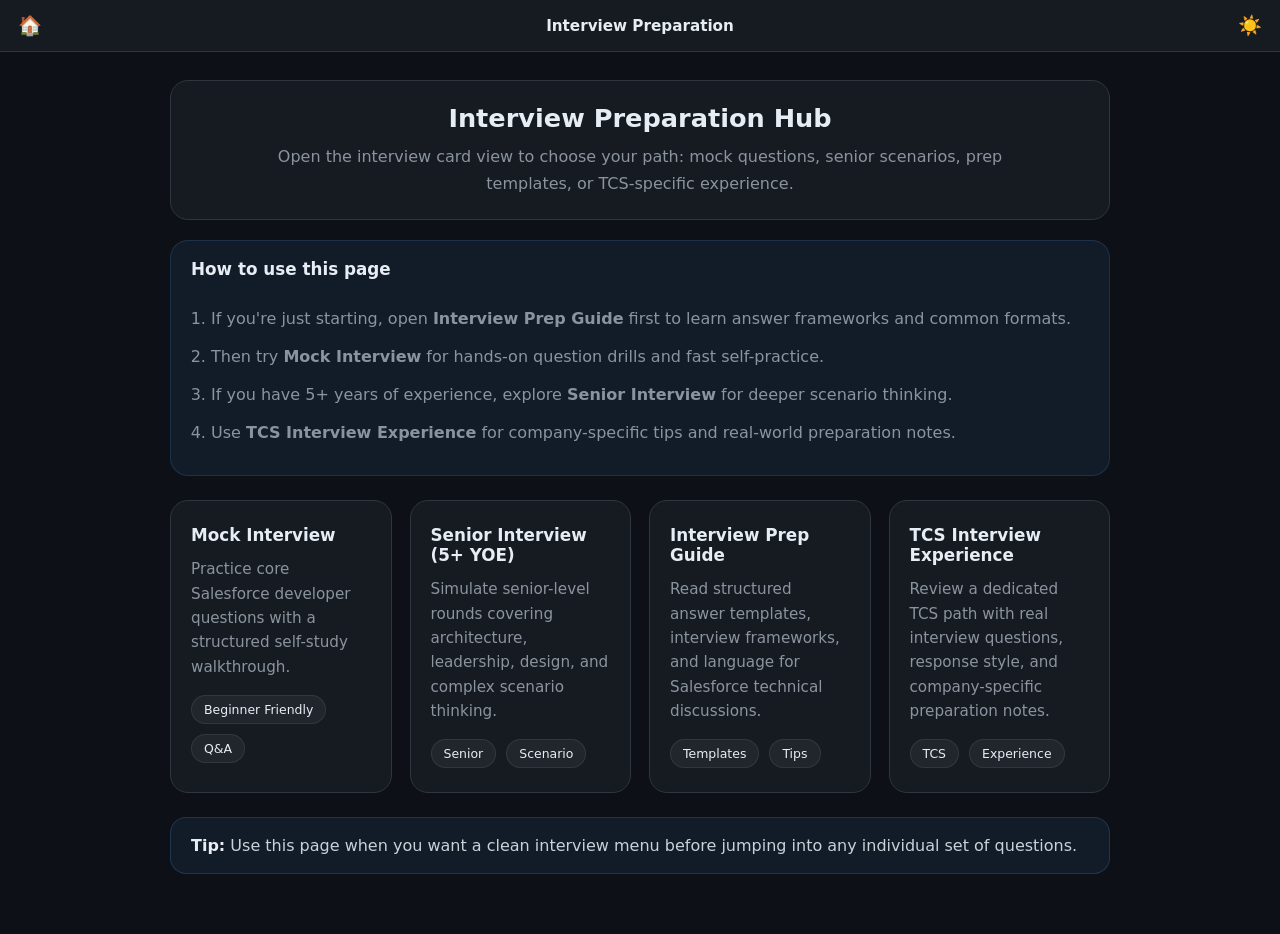
<file: interview-prep.html>
<!DOCTYPE html>
<html lang="en">
<head>
    <meta charset="UTF-8">
    <meta name="viewport" content="width=device-width, initial-scale=1.0, maximum-scale=5.0, user-scalable=yes">
    <title>Interview Preparation Hub - Salesforce Interview Guide</title>
    <style>
        * { margin: 0; padding: 0; box-sizing: border-box; }
        :root {
            --bg: #0d1117; --bg-card: #161b22; --border: #30363d;
            --text: #e6edf3; --text-muted: #8b949e;
            --blue: #58a6ff; --green: #238636; --purple: #bc8cff;
            --orange: #f0883e; --red: #da3633;
        }
        body {
            font-family: 'Segoe UI', system-ui, -apple-system, sans-serif;
            background: var(--bg);
            color: var(--text);
            min-height: 100vh;
            -webkit-tap-highlight-color: transparent;
        }
        .topbar {
            display: flex; align-items: center; justify-content: space-between;
            padding: 14px 18px;
            background: var(--bg-card);
            border-bottom: 1px solid var(--border);
            position: sticky; top: 0; z-index: 10;
        }
        .topbar a, .topbar button { color: var(--text-muted); text-decoration: none; font-size: 1.2em; background: none; border: none; cursor: pointer; }
        .topbar a:hover, .topbar button:hover { color: var(--blue); }
        .topbar .title { font-weight: 700; color: var(--text); font-size: 0.95em; }
        .container { max-width: 980px; margin: 0 auto; padding: 28px 20px 60px; }
        .round-header { text-align: center; margin-bottom: 20px; padding: 22px 20px; background: var(--bg-card); border: 1px solid var(--border); border-radius: 18px; }
        .round-header h2 { font-size: 1.6em; margin-bottom: 10px; }
        .round-header p { color: var(--text-muted); font-size: 1em; line-height: 1.7; max-width: 760px; margin: 0 auto; }
        .quick-path { display: grid; gap: 16px; margin-bottom: 24px; padding: 18px 20px; border-radius: 18px; background: rgba(88,166,255,0.08); border: 1px solid rgba(88,166,255,0.15); }
        .quick-path h3 { font-size: 1.05em; margin-bottom: 10px; color: var(--text); }
        .quick-path ol { padding-left: 20px; color: var(--text-muted); line-height: 1.75; }
        .quick-path li { margin-bottom: 10px; }
        .section-cards { display: grid; grid-template-columns: repeat(auto-fit, minmax(220px, 1fr)); gap: 18px; }
        .section-card { display: block; padding: 24px 20px; border-radius: 18px; border: 1px solid var(--border); background: var(--bg-card); color: inherit; text-decoration: none; transition: transform 0.2s ease, border-color 0.2s ease, background 0.2s ease; }
        .section-card:hover { transform: translateY(-3px); border-color: var(--blue); background: rgba(88,166,255,0.08); }
        .section-card h3 { margin-bottom: 12px; font-size: 1.05em; }
        .section-card p { color: var(--text-muted); line-height: 1.6; font-size: 0.95em; }
        .section-card .tag-row { margin-top: 16px; display: flex; flex-wrap: wrap; gap: 10px; }
        .section-card .tag { padding: 6px 12px; border-radius: 999px; font-size: 0.78em; background: rgba(255,255,255,0.05); border: 1px solid rgba(255,255,255,0.08); }
        .note-box { margin-top: 24px; padding: 18px 20px; border-radius: 16px; background: rgba(88,166,255,0.08); border: 1px solid rgba(88,166,255,0.18); color: #c9d1d9; }
        .note-box strong { color: #e6edf3; }
        body.light { --bg: #ffffff; --bg-card: #f6f8fa; --border: #d1d9e0; --text: #1f2328; --text-muted: #6e7781; --blue: #0550ae; --green: #1a7f37; --purple: #6639ba; --orange: #953800; }
        body.light .topbar { background: var(--bg-card); }
        body.light .section-card:hover { background: rgba(5,86,174,0.08); }
        @media (max-width: 620px) {
            .container { padding: 20px 14px 50px; }
            .section-card { padding: 20px 18px; }
        }
    </style>
</head>
<body>
    <div class="topbar">
        <a href="index.html" title="Home">&#x1F3E0;</a>
        <span class="title">Interview Preparation</span>
        <button id="themeBtn" onclick="toggleTheme()">&#x2600;&#xFE0F;</button>
    </div>
    <div class="container">
        <div class="round-header">
            <h2>Interview Preparation Hub</h2>
            <p>Open the interview card view to choose your path: mock questions, senior scenarios, prep templates, or TCS-specific experience.</p>
        </div>
        <div class="quick-path">
            <h3>How to use this page</h3>
            <ol>
                <li>If you're just starting, open <strong>Interview Prep Guide</strong> first to learn answer frameworks and common formats.</li>
                <li>Then try <strong>Mock Interview</strong> for hands-on question drills and fast self-practice.</li>
                <li>If you have 5+ years of experience, explore <strong>Senior Interview</strong> for deeper scenario thinking.</li>
                <li>Use <strong>TCS Interview Experience</strong> for company-specific tips and real-world preparation notes.</li>
            </ol>
        </div>
        <div class="section-cards">
            <a href="mock-interview.html" class="section-card">
                <h3>Mock Interview</h3>
                <p>Practice core Salesforce developer questions with a structured self-study walkthrough.</p>
                <div class="tag-row">
                    <span class="tag">Beginner Friendly</span>
                    <span class="tag">Q&A</span>
                </div>
            </a>
            <a href="senior-interview.html" class="section-card">
                <h3>Senior Interview (5+ YOE)</h3>
                <p>Simulate senior-level rounds covering architecture, leadership, design, and complex scenario thinking.</p>
                <div class="tag-row">
                    <span class="tag">Senior</span>
                    <span class="tag">Scenario</span>
                </div>
            </a>
            <a href="interview-experience.html" class="section-card">
                <h3>Interview Prep Guide</h3>
                <p>Read structured answer templates, interview frameworks, and language for Salesforce technical discussions.</p>
                <div class="tag-row">
                    <span class="tag">Templates</span>
                    <span class="tag">Tips</span>
                </div>
            </a>
            <a href="interview-experience.html#tcs-experience" class="section-card">
                <h3>TCS Interview Experience</h3>
                <p>Review a dedicated TCS path with real interview questions, response style, and company-specific preparation notes.</p>
                <div class="tag-row">
                    <span class="tag">TCS</span>
                    <span class="tag">Experience</span>
                </div>
            </a>
        </div>
        <div class="note-box">
            <strong>Tip:</strong> Use this page when you want a clean interview menu before jumping into any individual set of questions.
        </div>
    </div>
    <script>
        function toggleTheme() {
            document.body.classList.toggle('light');
        }
    </script>
</body>
</html>
</file>
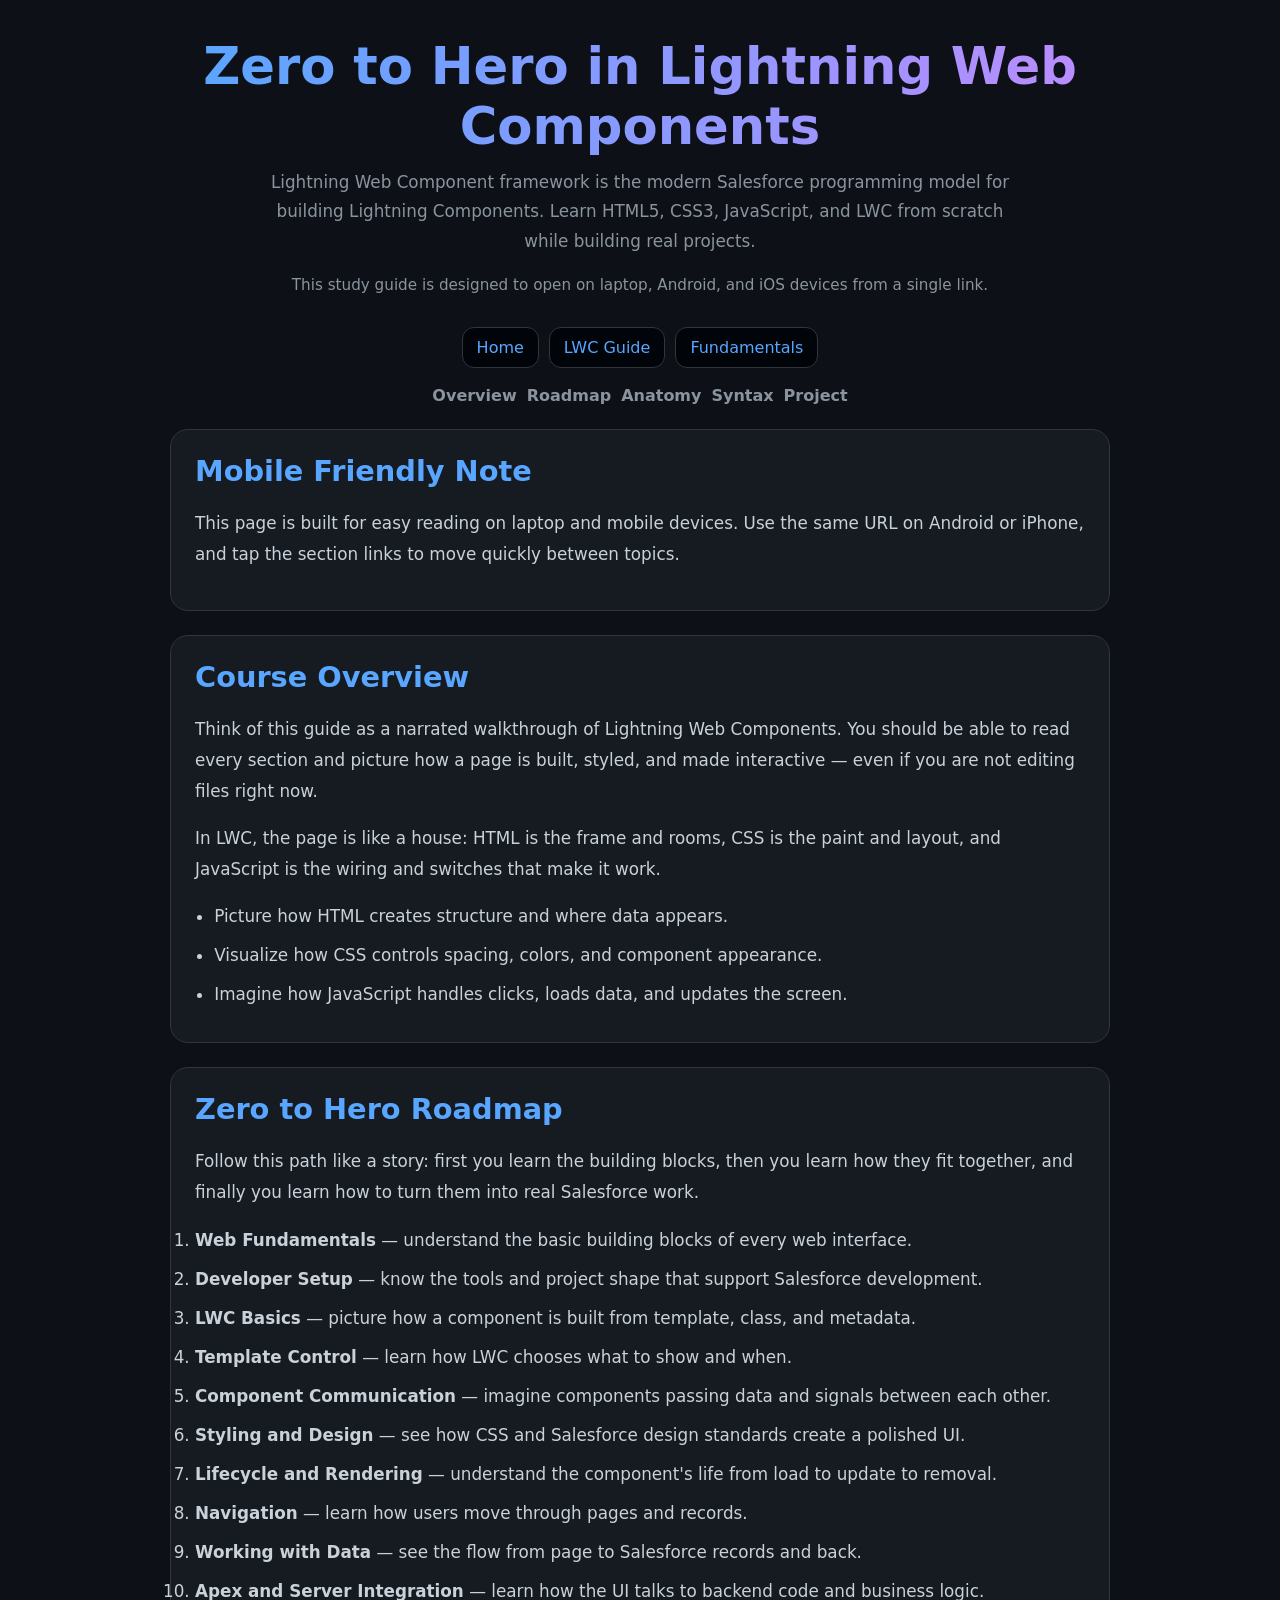
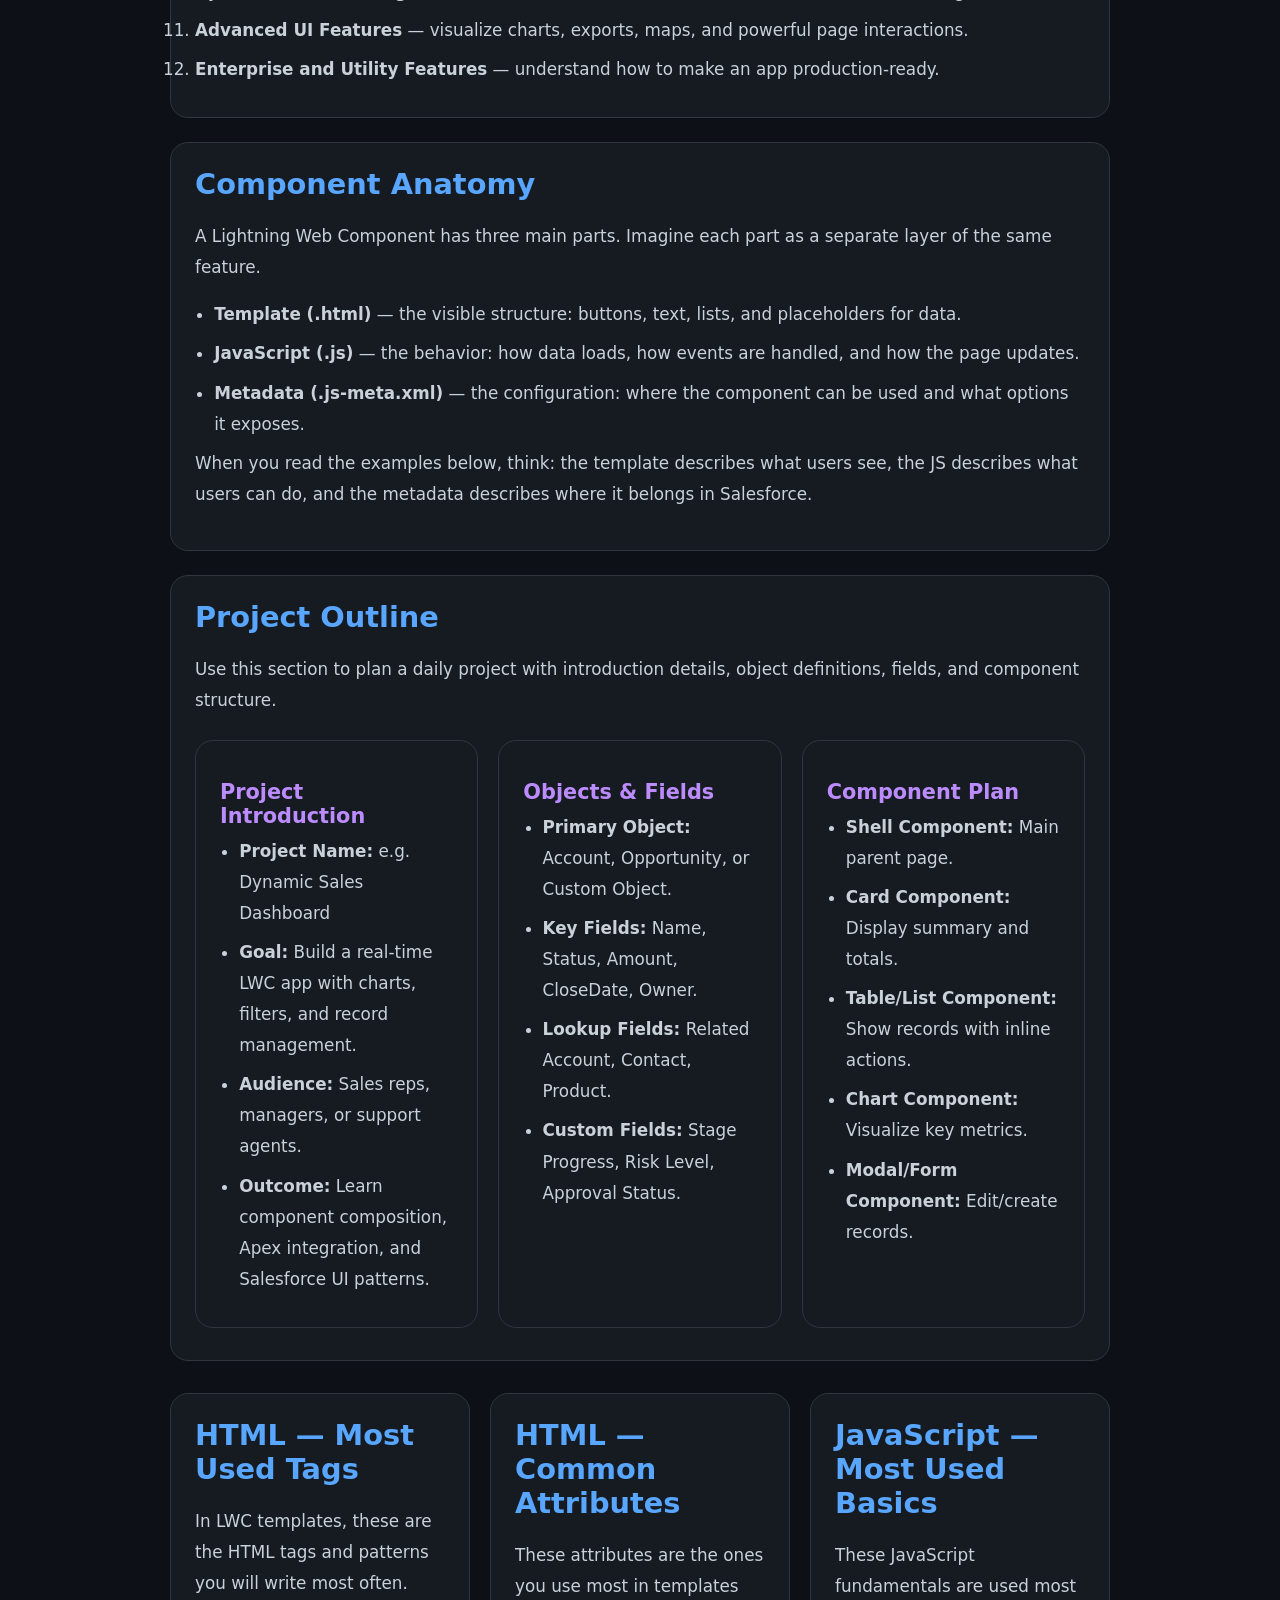
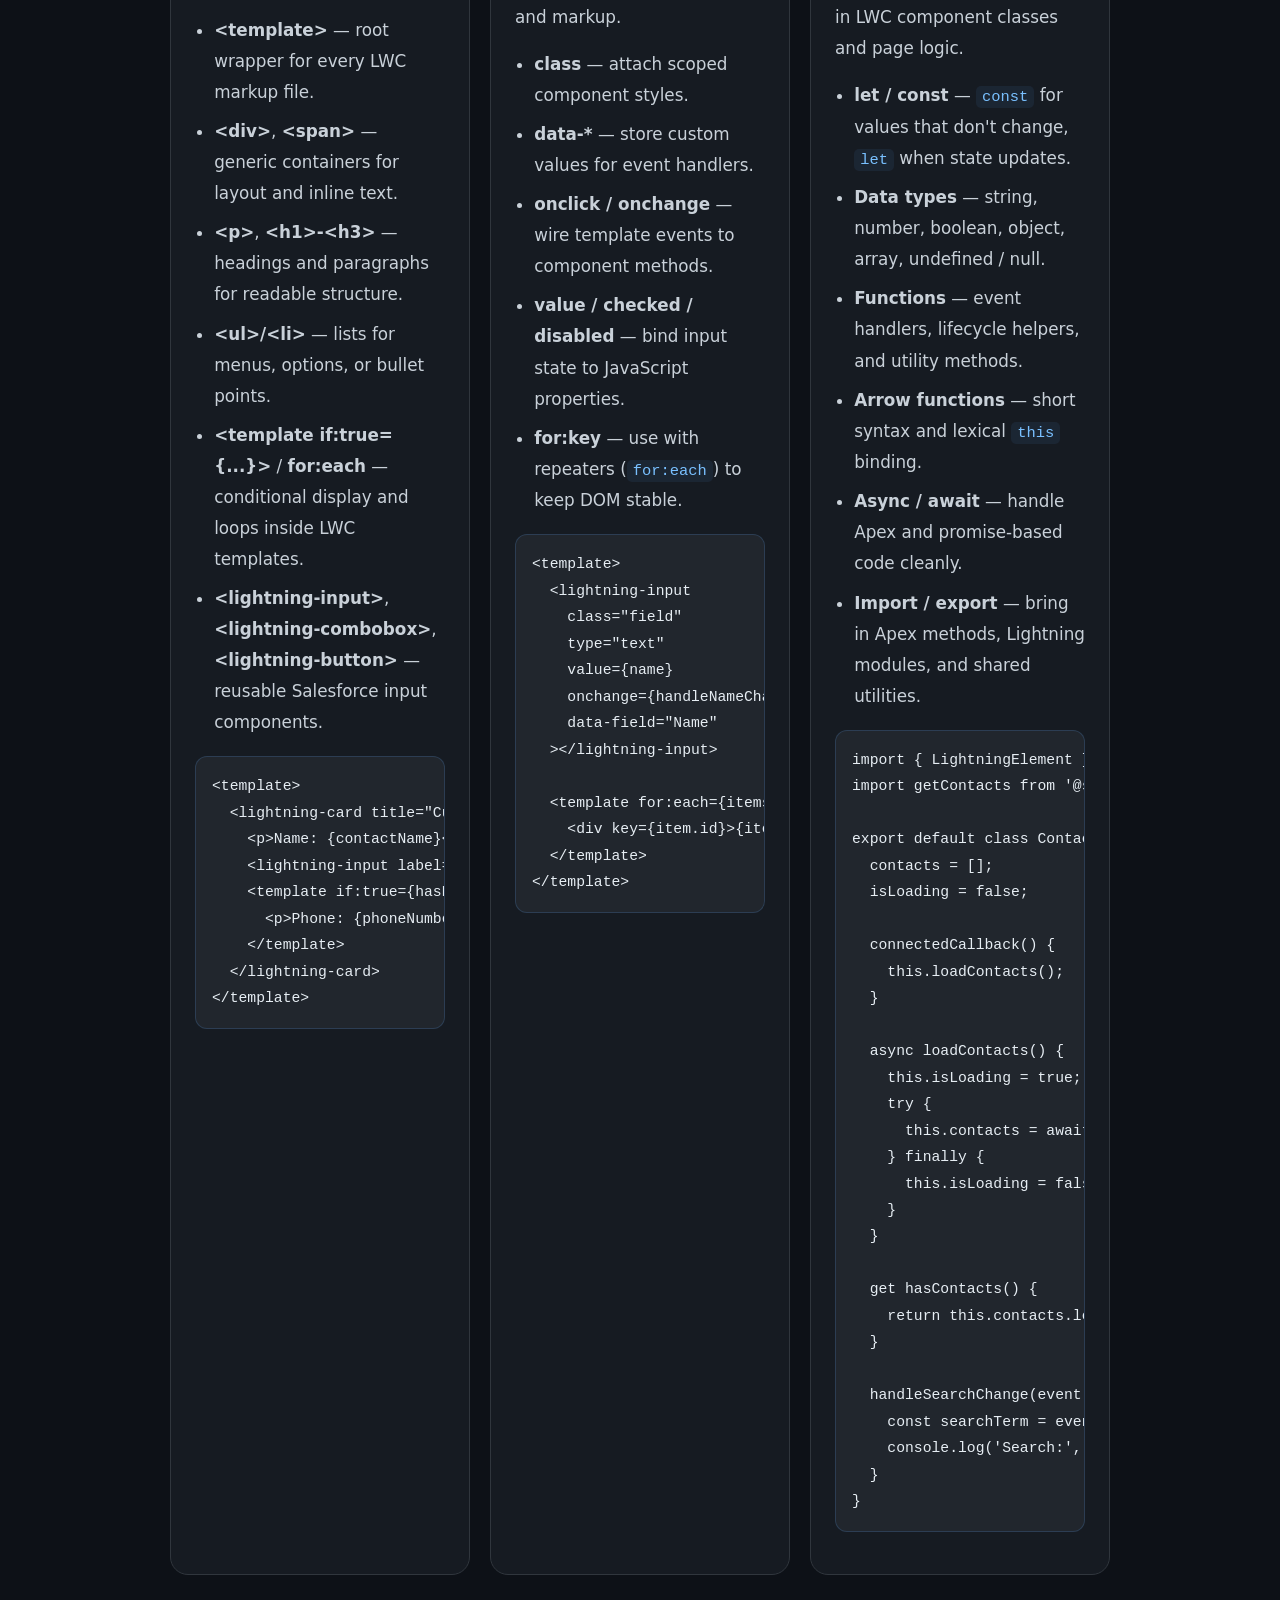
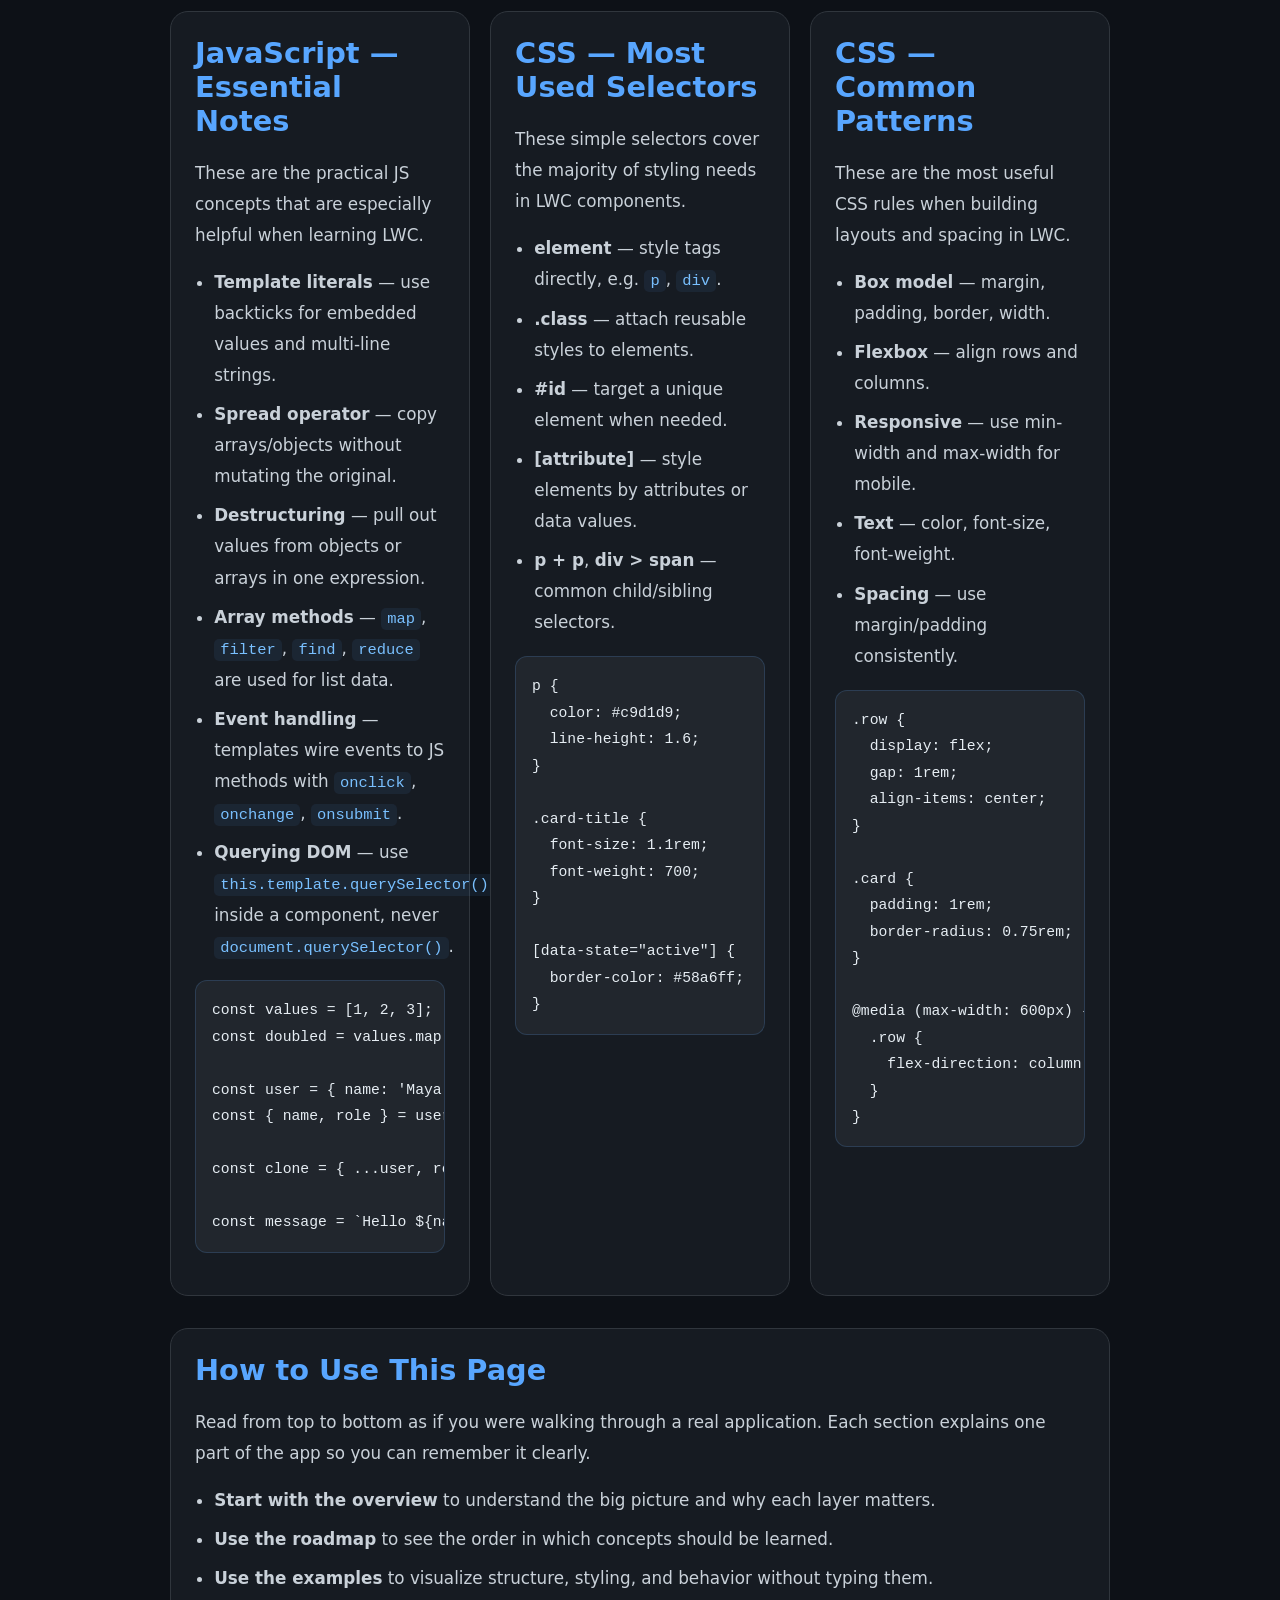
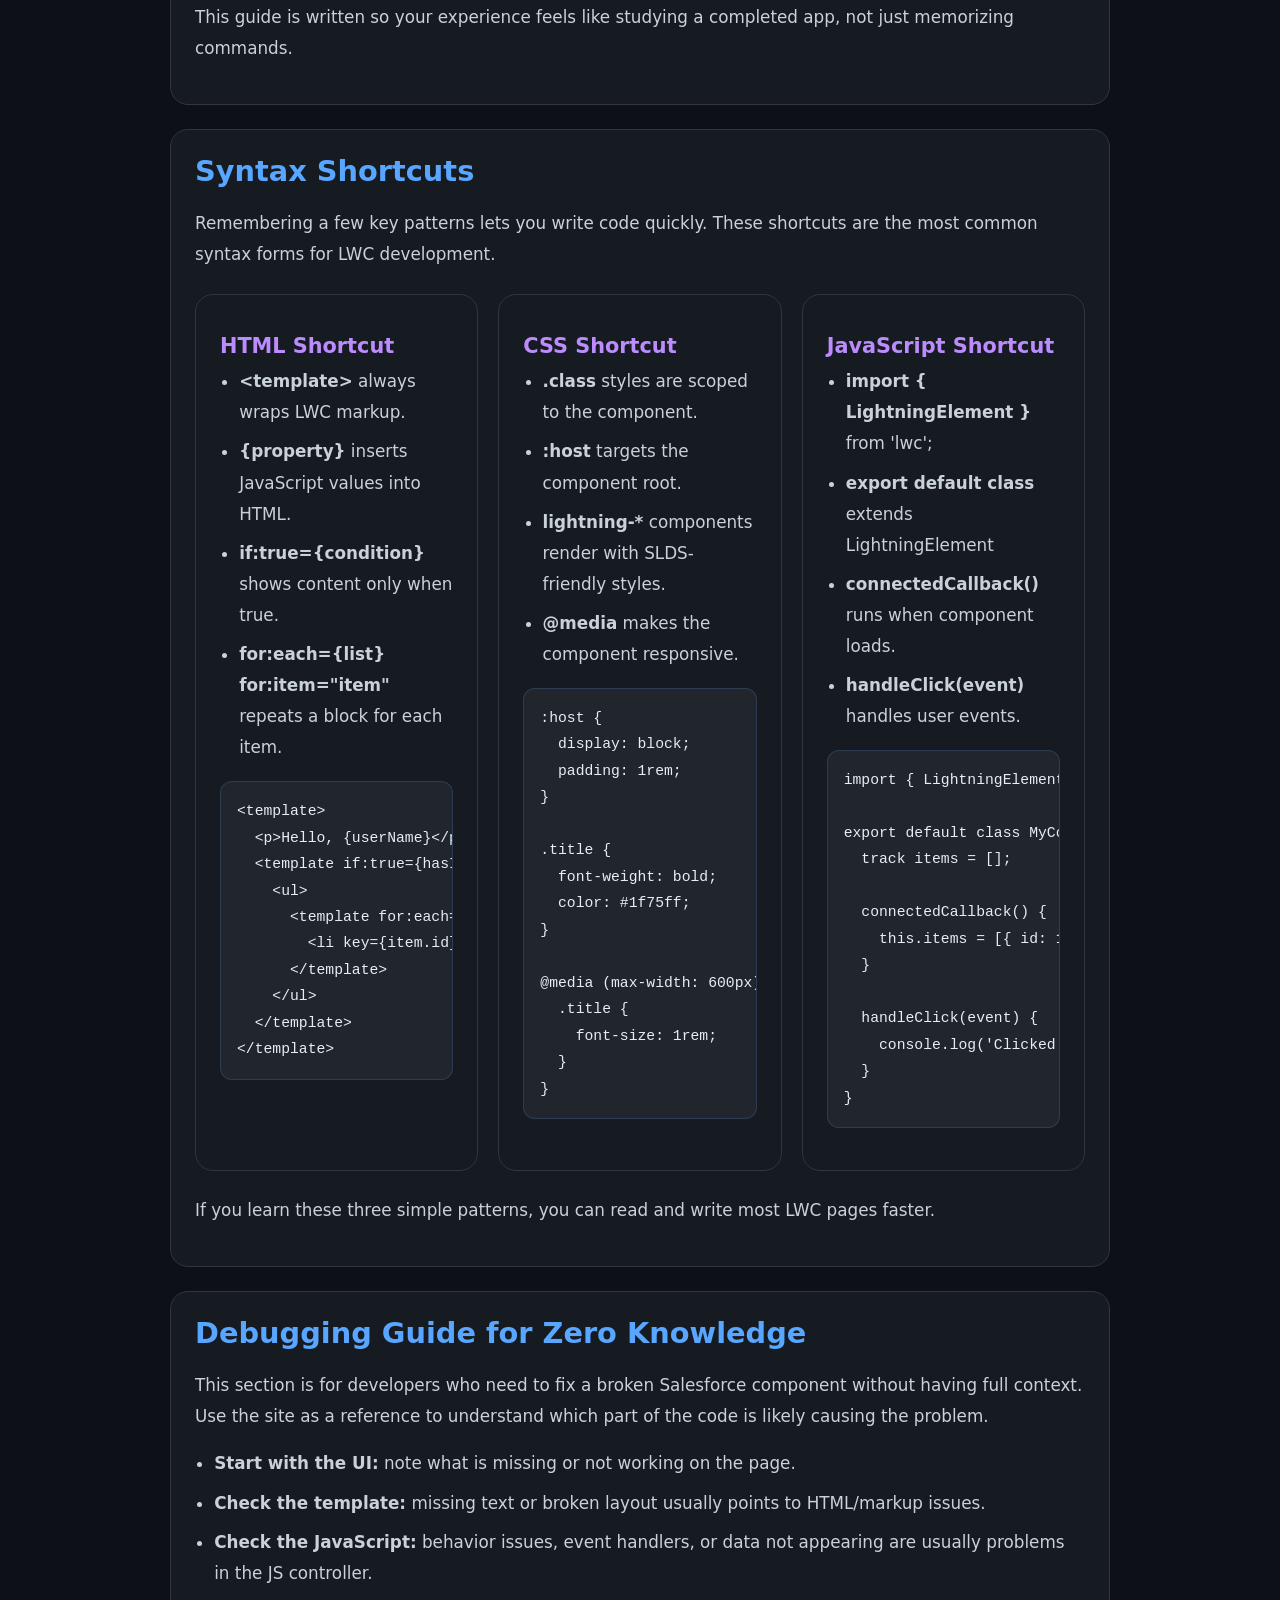
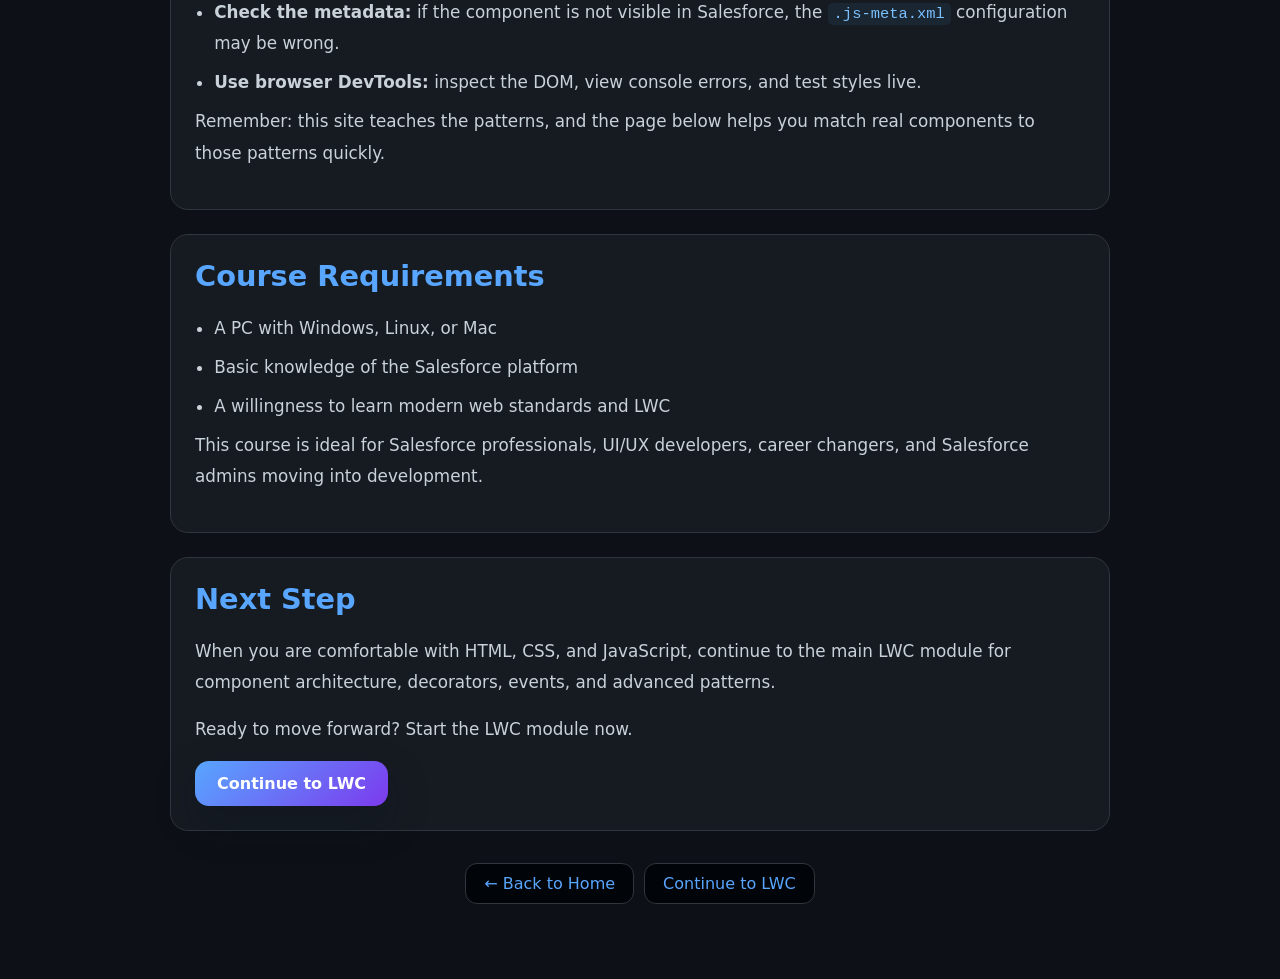
<file: lwc-web-fundamentals.html>
<!DOCTYPE html>
<html lang="en">
<head>
    <meta charset="UTF-8">
    <meta name="viewport" content="width=device-width, initial-scale=1.0, maximum-scale=5.0, user-scalable=yes">
    <title>Zero Hero Developer Guide — LWC Web Fundamentals</title>
    <link rel="stylesheet" href="common.css">
    <style>
        html, body { min-height: 100%; height: auto !important; overflow-y: auto !important; overflow-x: hidden !important; }
        body[data-page="lwc-fundamentals"] { overflow-y: auto !important; overflow-x: hidden !important; }
        body { background: #0d1117; color: #e6edf3; }
        html { scroll-behavior: smooth; }
        .page { max-width: 980px; margin: 0 auto; padding: 36px 20px 80px; }
        .hero { text-align: center; margin-bottom: 28px; }
        .hero h1 { font-size: clamp(2.4rem, 4vw, 3.8rem); margin-bottom: 12px; }
        .hero p { color: #8b949e; max-width: 760px; margin: 0 auto; line-height: 1.75; }
        .top-nav { display: flex; flex-wrap: wrap; gap: 10px; justify-content: center; margin-bottom: 18px; }
        .top-nav a { color: #58a6ff; text-decoration: none; border: 1px solid #30363d; padding: 10px 14px; border-radius: 12px; background: #010409; transition: all 0.2s ease; }
        .top-nav a:hover { background: #161b22; transform: translateY(-1px); }
        .jump-links { display: flex; flex-wrap: wrap; gap: 10px; justify-content: center; margin-bottom: 24px; }
        .jump-links a { color: #8b949e; font-weight: 600; text-decoration: none; }
        .jump-links a:hover { text-decoration: underline; color: #58a6ff; }
        .grid { display: grid; grid-template-columns: repeat(auto-fit, minmax(280px, 1fr)); gap: 20px; }
        .card { background: #161b22; border: 1px solid #30363d; border-radius: 18px; padding: 24px; }
        .card h2 { margin-top: 0; color: #58a6ff; }
        .card h3 { color: #bc8cff; }
        .card p, .card li, .card pre { color: #c9d1d9; }
        .card ul { padding-left: 1.2em; margin: 0.5em 0; }
        .card pre { background: rgba(255,255,255,0.05); border-radius: 12px; padding: 16px; overflow-x: auto; }
        .primary-btn { display: inline-flex; align-items: center; justify-content: center; gap: 8px; color: #ffffff; background: linear-gradient(135deg, #58a6ff, #7c3aed); border: none; padding: 13px 22px; border-radius: 14px; text-decoration: none; font-weight: 600; box-shadow: 0 16px 40px rgba(9,15,26,0.25); transition: transform 0.2s ease, box-shadow 0.2s ease; }
        .primary-btn:hover { transform: translateY(-2px); box-shadow: 0 20px 48px rgba(9,15,26,0.32); }
        .nav-links { display: flex; flex-wrap: wrap; justify-content: center; gap: 10px; margin-top: 32px; }
        .nav-links a { color: #58a6ff; text-decoration: none; border: 1px solid #30363d; padding: 10px 18px; border-radius: 12px; background: #010409; }
        .nav-links a:hover { background: #161b22; }
        @media (max-width: 640px) {
            .page { padding: 24px 16px 60px; }
            .top-nav a, .jump-links a { flex: 1 1 100%; text-align: center; }
            .primary-btn { width: 100%; }
        }
    </style>
</head>
<body data-page="lwc-fundamentals">
    <div class="page">
        <div class="hero">
            <h1>Zero to Hero in Lightning Web Components</h1>
            <p>Lightning Web Component framework is the modern Salesforce programming model for building Lightning Components. Learn HTML5, CSS3, JavaScript, and LWC from scratch while building real projects.</p>
            <p style="margin-top: 16px; color: #8b949e; font-size: 0.95rem;">This study guide is designed to open on laptop, Android, and iOS devices from a single link.</p>
        </div>

        <div class="top-nav">
            <a href="index.html">Home</a>
            <a href="lwc.html">LWC Guide</a>
            <a href="lwc-web-fundamentals.html">Fundamentals</a>
        </div>
        <div class="jump-links">
            <a href="#overview">Overview</a>
            <a href="#roadmap">Roadmap</a>
            <a href="#anatomy">Anatomy</a>
            <a href="#syntax-shortcuts">Syntax</a>
            <a href="#project-outline">Project</a>
        </div>
        <div class="card" style="margin-bottom: 24px;">
            <h2>Mobile Friendly Note</h2>
            <p>This page is built for easy reading on laptop and mobile devices. Use the same URL on Android or iPhone, and tap the section links to move quickly between topics.</p>
        </div>

        <div class="card" id="overview" style="margin-bottom: 24px;">
            <h2>Course Overview</h2>
            <p>Think of this guide as a narrated walkthrough of Lightning Web Components. You should be able to read every section and picture how a page is built, styled, and made interactive — even if you are not editing files right now.</p>
            <p>In LWC, the page is like a house:
                HTML is the frame and rooms, CSS is the paint and layout, and JavaScript is the wiring and switches that make it work.</p>
            <ul>
                <li>Picture how HTML creates structure and where data appears.</li>
                <li>Visualize how CSS controls spacing, colors, and component appearance.</li>
                <li>Imagine how JavaScript handles clicks, loads data, and updates the screen.</li>
            </ul>
        </div>

        <div class="card" id="roadmap" style="margin-bottom: 24px;">
            <h2>Zero to Hero Roadmap</h2>
            <p>Follow this path like a story: first you learn the building blocks, then you learn how they fit together, and finally you learn how to turn them into real Salesforce work.</p>
            <ol>
                <li><strong>Web Fundamentals</strong> — understand the basic building blocks of every web interface.</li>
                <li><strong>Developer Setup</strong> — know the tools and project shape that support Salesforce development.</li>
                <li><strong>LWC Basics</strong> — picture how a component is built from template, class, and metadata.</li>
                <li><strong>Template Control</strong> — learn how LWC chooses what to show and when.</li>
                <li><strong>Component Communication</strong> — imagine components passing data and signals between each other.</li>
                <li><strong>Styling and Design</strong> — see how CSS and Salesforce design standards create a polished UI.</li>
                <li><strong>Lifecycle and Rendering</strong> — understand the component's life from load to update to removal.</li>
                <li><strong>Navigation</strong> — learn how users move through pages and records.</li>
                <li><strong>Working with Data</strong> — see the flow from page to Salesforce records and back.</li>
                <li><strong>Apex and Server Integration</strong> — learn how the UI talks to backend code and business logic.</li>
                <li><strong>Advanced UI Features</strong> — visualize charts, exports, maps, and powerful page interactions.</li>
                <li><strong>Enterprise and Utility Features</strong> — understand how to make an app production-ready.</li>
            </ol>
        </div>
        <div class="card" id="anatomy" style="margin-bottom: 24px;">
            <h2>Component Anatomy</h2>
            <p>A Lightning Web Component has three main parts. Imagine each part as a separate layer of the same feature.</p>
            <ul>
                <li><strong>Template (.html)</strong> — the visible structure: buttons, text, lists, and placeholders for data.</li>
                <li><strong>JavaScript (.js)</strong> — the behavior: how data loads, how events are handled, and how the page updates.</li>
                <li><strong>Metadata (.js-meta.xml)</strong> — the configuration: where the component can be used and what options it exposes.</li>
            </ul>
            <p>When you read the examples below, think: the template describes what users see, the JS describes what users can do, and the metadata describes where it belongs in Salesforce.</p>
        </div>

        <div class="card" id="project-outline" style="margin-bottom: 24px;">
            <h2>Project Outline</h2>
            <p>Use this section to plan a daily project with introduction details, object definitions, fields, and component structure.</p>
            <div class="grid">
                <div class="card">
                    <h3>Project Introduction</h3>
                    <ul>
                        <li><strong>Project Name:</strong> e.g. Dynamic Sales Dashboard</li>
                        <li><strong>Goal:</strong> Build a real-time LWC app with charts, filters, and record management.</li>
                        <li><strong>Audience:</strong> Sales reps, managers, or support agents.</li>
                        <li><strong>Outcome:</strong> Learn component composition, Apex integration, and Salesforce UI patterns.</li>
                    </ul>
                </div>
                <div class="card">
                    <h3>Objects & Fields</h3>
                    <ul>
                        <li><strong>Primary Object:</strong> Account, Opportunity, or Custom Object.</li>
                        <li><strong>Key Fields:</strong> Name, Status, Amount, CloseDate, Owner.</li>
                        <li><strong>Lookup Fields:</strong> Related Account, Contact, Product.</li>
                        <li><strong>Custom Fields:</strong> Stage Progress, Risk Level, Approval Status.</li>
                    </ul>
                </div>
                <div class="card">
                    <h3>Component Plan</h3>
                    <ul>
                        <li><strong>Shell Component:</strong> Main parent page.</li>
                        <li><strong>Card Component:</strong> Display summary and totals.</li>
                        <li><strong>Table/List Component:</strong> Show records with inline actions.</li>
                        <li><strong>Chart Component:</strong> Visualize key metrics.</li>
                        <li><strong>Modal/Form Component:</strong> Edit/create records.</li>
                    </ul>
                </div>
            </div>
        </div>

        <div class="grid">
            <div class="card" id="html-tags">
                <h2>HTML — Most Used Tags</h2>
                <p>In LWC templates, these are the HTML tags and patterns you will write most often.</p>
                <ul>
                    <li><strong>&lt;template&gt;</strong> — root wrapper for every LWC markup file.</li>
                    <li><strong>&lt;div&gt;</strong>, <strong>&lt;span&gt;</strong> — generic containers for layout and inline text.</li>
                    <li><strong>&lt;p&gt;</strong>, <strong>&lt;h1&gt;-&lt;h3&gt;</strong> — headings and paragraphs for readable structure.</li>
                    <li><strong>&lt;ul&gt;/&lt;li&gt;</strong> — lists for menus, options, or bullet points.</li>
                    <li><strong>&lt;template if:true={...}&gt;</strong> / <strong>for:each</strong> — conditional display and loops inside LWC templates.</li>
                    <li><strong>&lt;lightning-input&gt;</strong>, <strong>&lt;lightning-combobox&gt;</strong>, <strong>&lt;lightning-button&gt;</strong> — reusable Salesforce input components.</li>
                </ul>
                <pre><code>&lt;template&gt;
  &lt;lightning-card title="Customer Details"&gt;
    &lt;p&gt;Name: {contactName}&lt;/p&gt;
    &lt;lightning-input label="Email" value={email} onchange={handleEmailChange}&gt;&lt;/lightning-input&gt;
    &lt;template if:true={hasPhone}&gt;
      &lt;p&gt;Phone: {phoneNumber}&lt;/p&gt;
    &lt;/template&gt;
  &lt;/lightning-card&gt;
&lt;/template&gt;</code></pre>
            </div>

            <div class="card" id="html-attributes">
                <h2>HTML — Common Attributes</h2>
                <p>These attributes are the ones you use most in templates and markup.</p>
                <ul>
                    <li><strong>class</strong> — attach scoped component styles.</li>
                    <li><strong>data-*</strong> — store custom values for event handlers.</li>
                    <li><strong>onclick / onchange</strong> — wire template events to component methods.</li>
                    <li><strong>value / checked / disabled</strong> — bind input state to JavaScript properties.</li>
                    <li><strong>for:key</strong> — use with repeaters (<code>for:each</code>) to keep DOM stable.</li>
                </ul>
                <pre><code>&lt;template&gt;
  &lt;lightning-input
    class="field"
    type="text"
    value={name}
    onchange={handleNameChange}
    data-field="Name"
  &gt;&lt;/lightning-input&gt;

  &lt;template for:each={items} for:item="item"&gt;
    &lt;div key={item.id}&gt;{item.label}&lt;/div&gt;
  &lt;/template&gt;
&lt;/template&gt;</code></pre>
            </div>

            <div class="card" id="js-basics">
                <h2>JavaScript — Most Used Basics</h2>
                <p>These JavaScript fundamentals are used most in LWC component classes and page logic.</p>
                <ul>
                    <li><strong>let / const</strong> — <code>const</code> for values that don't change, <code>let</code> when state updates.</li>
                    <li><strong>Data types</strong> — string, number, boolean, object, array, undefined / null.</li>
                    <li><strong>Functions</strong> — event handlers, lifecycle helpers, and utility methods.</li>
                    <li><strong>Arrow functions</strong> — short syntax and lexical <code>this</code> binding.</li>
                    <li><strong>Async / await</strong> — handle Apex and promise-based code cleanly.</li>
                    <li><strong>Import / export</strong> — bring in Apex methods, Lightning modules, and shared utilities.</li>
                </ul>
                <pre><code>import { LightningElement } from 'lwc';
import getContacts from '@salesforce/apex/ContactController.getContacts';

export default class ContactList extends LightningElement {
  contacts = [];
  isLoading = false;

  connectedCallback() {
    this.loadContacts();
  }

  async loadContacts() {
    this.isLoading = true;
    try {
      this.contacts = await getContacts();
    } finally {
      this.isLoading = false;
    }
  }

  get hasContacts() {
    return this.contacts.length > 0;
  }

  handleSearchChange(event) {
    const searchTerm = event.target.value;
    console.log('Search:', searchTerm);
  }
}
</code></pre>
            </div>

            <div class="card" id="js-notes">
                <h2>JavaScript — Essential Notes</h2>
                <p>These are the practical JS concepts that are especially helpful when learning LWC.</p>
                <ul>
                    <li><strong>Template literals</strong> — use backticks for embedded values and multi-line strings.</li>
                    <li><strong>Spread operator</strong> — copy arrays/objects without mutating the original.</li>
                    <li><strong>Destructuring</strong> — pull out values from objects or arrays in one expression.</li>
                    <li><strong>Array methods</strong> — <code>map</code>, <code>filter</code>, <code>find</code>, <code>reduce</code> are used for list data.</li>
                    <li><strong>Event handling</strong> — templates wire events to JS methods with <code>onclick</code>, <code>onchange</code>, <code>onsubmit</code>.</li>
                    <li><strong>Querying DOM</strong> — use <code>this.template.querySelector()</code> inside a component, never <code>document.querySelector()</code>.</li>
                </ul>
                <pre><code>const values = [1, 2, 3];
const doubled = values.map(n => n * 2);

const user = { name: 'Maya', role: 'Admin' };
const { name, role } = user;

const clone = { ...user, role: 'User' };

const message = `Hello ${name}, you are ${role}`;
</code></pre>
            </div>

            <div class="card" id="css-selectors">
                <h2>CSS — Most Used Selectors</h2>
                <p>These simple selectors cover the majority of styling needs in LWC components.</p>
                <ul>
                    <li><strong>element</strong> — style tags directly, e.g. <code>p</code>, <code>div</code>.</li>
                    <li><strong>.class</strong> — attach reusable styles to elements.</li>
                    <li><strong>#id</strong> — target a unique element when needed.</li>
                    <li><strong>[attribute]</strong> — style elements by attributes or data values.</li>
                    <li><strong>p + p</strong>, <strong>div > span</strong> — common child/sibling selectors.</li>
                </ul>
                <pre><code>p {
  color: #c9d1d9;
  line-height: 1.6;
}

.card-title {
  font-size: 1.1rem;
  font-weight: 700;
}

[data-state="active"] {
  border-color: #58a6ff;
}
</code></pre>
            </div>

            <div class="card" id="css-patterns">
                <h2>CSS — Common Patterns</h2>
                <p>These are the most useful CSS rules when building layouts and spacing in LWC.</p>
                <ul>
                    <li><strong>Box model</strong> — margin, padding, border, width.</li>
                    <li><strong>Flexbox</strong> — align rows and columns.</li>
                    <li><strong>Responsive</strong> — use min-width and max-width for mobile.</li>
                    <li><strong>Text</strong> — color, font-size, font-weight.</li>
                    <li><strong>Spacing</strong> — use margin/padding consistently.</li>
                </ul>
                <pre><code>.row {
  display: flex;
  gap: 1rem;
  align-items: center;
}

.card {
  padding: 1rem;
  border-radius: 0.75rem;
}

@media (max-width: 600px) {
  .row {
    flex-direction: column;
  }
}
</code></pre>
            </div>
        </div>

        <div class="card" id="learning" style="margin-top: 24px;">
            <h2>How to Use This Page</h2>
            <p>Read from top to bottom as if you were walking through a real application. Each section explains one part of the app so you can remember it clearly.</p>
            <ul>
                <li><strong>Start with the overview</strong> to understand the big picture and why each layer matters.</li>
                <li><strong>Use the roadmap</strong> to see the order in which concepts should be learned.</li>
                <li><strong>Use the examples</strong> to visualize structure, styling, and behavior without typing them.</li>
            </ul>
            <p>This guide is written so your experience feels like studying a completed app, not just memorizing commands.</p>
        </div>

        <div class="card" id="syntax-shortcuts" style="margin-top: 24px;">
            <h2>Syntax Shortcuts</h2>
            <p>Remembering a few key patterns lets you write code quickly. These shortcuts are the most common syntax forms for LWC development.</p>
            <div class="grid">
                <div class="card">
                    <h3>HTML Shortcut</h3>
                    <ul>
                        <li><strong>&lt;template&gt;</strong> always wraps LWC markup.</li>
                        <li><strong>{property}</strong> inserts JavaScript values into HTML.</li>
                        <li><strong>if:true={condition}</strong> shows content only when true.</li>
                        <li><strong>for:each={list} for:item="item"</strong> repeats a block for each item.</li>
                    </ul>
                    <pre><code>&lt;template&gt;
  &lt;p&gt;Hello, {userName}&lt;/p&gt;
  &lt;template if:true={hasItems}&gt;
    &lt;ul&gt;
      &lt;template for:each={items} for:item="item"&gt;
        &lt;li key={item.id}&gt;{item.label}&lt;/li&gt;
      &lt;/template&gt;
    &lt;/ul&gt;
  &lt;/template&gt;
&lt;/template&gt;</code></pre>
                </div>
                <div class="card">
                    <h3>CSS Shortcut</h3>
                    <ul>
                        <li><strong>.class</strong> styles are scoped to the component.</li>
                        <li><strong>:host</strong> targets the component root.</li>
                        <li><strong>lightning-*</strong> components render with SLDS-friendly styles.</li>
                        <li><strong>@media</strong> makes the component responsive.</li>
                    </ul>
                    <pre><code>:host {
  display: block;
  padding: 1rem;
}

.title {
  font-weight: bold;
  color: #1f75ff;
}

@media (max-width: 600px) {
  .title {
    font-size: 1rem;
  }
}
</code></pre>
                </div>
                <div class="card">
                    <h3>JavaScript Shortcut</h3>
                    <ul>
                        <li><strong>import { LightningElement }</strong> from 'lwc';</li>
                        <li><strong>export default class</strong> extends LightningElement</li>
                        <li><strong>connectedCallback()</strong> runs when component loads.</li>
                        <li><strong>handleClick(event)</strong> handles user events.</li>
                    </ul>
                    <pre><code>import { LightningElement, track } from 'lwc';

export default class MyComponent extends LightningElement {
  track items = [];

  connectedCallback() {
    this.items = [{ id: 1, label: 'First' }];
  }

  handleClick(event) {
    console.log('Clicked', event.target.label);
  }
}
</code></pre>
                </div>
            </div>
            <p style="margin-top: 16px;">If you learn these three simple patterns, you can read and write most LWC pages faster.</p>
        </div>

        <div class="card" id="debugging" style="margin-top: 24px;">
            <h2>Debugging Guide for Zero Knowledge</h2>
            <p>This section is for developers who need to fix a broken Salesforce component without having full context. Use the site as a reference to understand which part of the code is likely causing the problem.</p>
            <ul>
                <li><strong>Start with the UI:</strong> note what is missing or not working on the page.</li>
                <li><strong>Check the template:</strong> missing text or broken layout usually points to HTML/markup issues.</li>
                <li><strong>Check the JavaScript:</strong> behavior issues, event handlers, or data not appearing are usually problems in the JS controller.</li>
                <li><strong>Check the metadata:</strong> if the component is not visible in Salesforce, the <code>.js-meta.xml</code> configuration may be wrong.</li>
                <li><strong>Use browser DevTools:</strong> inspect the DOM, view console errors, and test styles live.</li>
            </ul>
            <p>Remember: this site teaches the patterns, and the page below helps you match real components to those patterns quickly.</p>
        </div>

        <div class="card" id="requirements" style="margin-top: 24px;">
            <h2>Course Requirements</h2>
            <ul>
                <li>A PC with Windows, Linux, or Mac</li>
                <li>Basic knowledge of the Salesforce platform</li>
                <li>A willingness to learn modern web standards and LWC</li>
            </ul>
            <p>This course is ideal for Salesforce professionals, UI/UX developers, career changers, and Salesforce admins moving into development.</p>
        </div>

        <div class="card" style="margin-top: 24px;">
            <h2>Next Step</h2>
            <p>When you are comfortable with HTML, CSS, and JavaScript, continue to the main LWC module for component architecture, decorators, events, and advanced patterns.</p>
            <div class="cta-panel">
                <p>Ready to move forward? Start the LWC module now.</p>
                <a href="lwc.html" class="primary-btn">Continue to LWC</a>
            </div>
        </div>

        <div class="nav-links">
            <a href="index.html">← Back to Home</a>
            <a href="lwc.html">Continue to LWC</a>
        </div>
    </div>
</body>
</html>
</file>
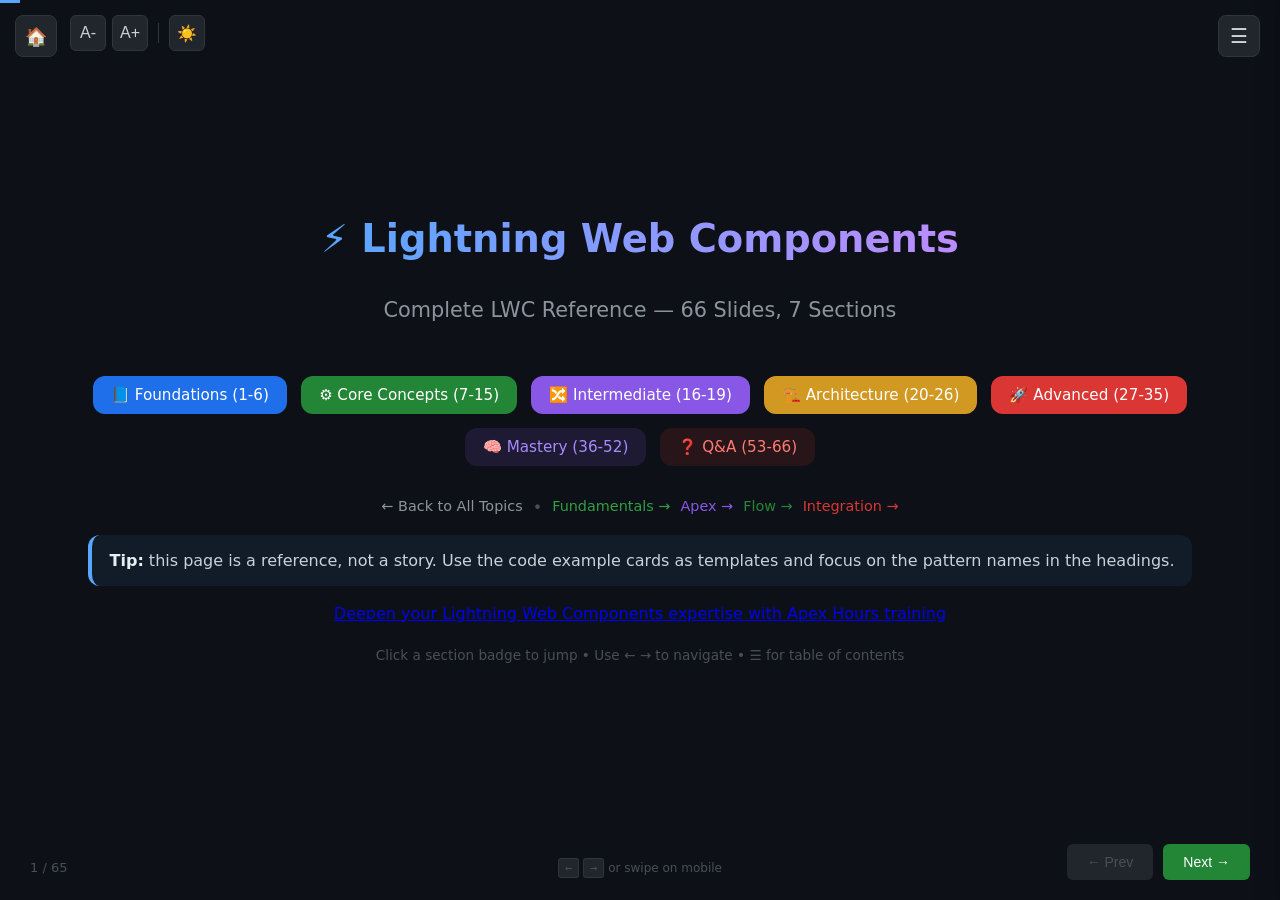
<file: lwc.html>
﻿<!DOCTYPE html>
<html lang="en">
<head>
    <meta charset="UTF-8">
    <meta name="viewport" content="width=device-width, initial-scale=1.0, maximum-scale=5.0, user-scalable=yes">
    <title>Lightning Web Components - Salesforce Study Guide</title>
    <link rel="stylesheet" href="common.css">
</head>
<body data-page="lwc">
    <div class="mobile-top-bar"></div>
    <div class="progress" id="progress"></div>
    <div class="slide-num" id="slideNum"></div>
    <div class="keys-hint"><kbd>&larr;</kbd> <kbd>&rarr;</kbd> or swipe on mobile</div>

    <!-- Home button -->
    <a href="index.html" class="home-btn" title="Back to Topics">&#x1F3E0;</a>

    <!-- Toolbar -->
    <div class="toolbar" style="left: 70px;">
        <button onclick="changeFontSize(-1)" title="Decrease font" aria-label="Decrease font">A-</button>
        <button onclick="changeFontSize(1)" title="Increase font" aria-label="Increase font">A+</button>
        <span class="sep"></span>
        <button onclick="toggleTheme()" id="themeBtn" title="Toggle theme" aria-label="Toggle theme">&#x2600;&#xFE0F;</button>
    </div>

    <div class="deck" id="deck">
        <!-- SECTION 1: FOUNDATIONS -->
        <!-- ================================================== -->

        <!-- SLIDE 1: Lightning Web Components -->
        <div class="slide active">
            <div class="center">
                <h1 class="fade-in">⚡ Lightning Web Components</h1>
                <p class="fade-in delay-1" style="font-size: 1.3em; color: #8b949e; margin: 20px 0;">Complete LWC Reference — 66 Slides, 7 Sections</p>
                <div class="fade-in delay-2" style="margin-top: 24px; display: flex; flex-wrap: wrap; gap: 10px; justify-content: center;">
                    <span class="badge blue" onclick="window.SlideEngine.goToSlide(1)" style="cursor:pointer; padding: 10px 18px; font-size: 0.95em;">📘 Foundations (1-6)</span>
                    <span class="badge" onclick="window.SlideEngine.goToSlide(6)" style="cursor:pointer; padding: 10px 18px; font-size: 0.95em;">⚙️ Core Concepts (7-15)</span>
                    <span class="badge purple" onclick="window.SlideEngine.goToSlide(15)" style="cursor:pointer; padding: 10px 18px; font-size: 0.95em;">🔀 Intermediate (16-19)</span>
                    <span class="badge orange" onclick="window.SlideEngine.goToSlide(19)" style="cursor:pointer; padding: 10px 18px; font-size: 0.95em;">🏗️ Architecture (20-26)</span>
                    <span class="badge red" onclick="window.SlideEngine.goToSlide(26)" style="cursor:pointer; padding: 10px 18px; font-size: 0.95em;">🚀 Advanced (27-35)</span>
                    <span class="badge" style="background:#8b5cf622; color:#a78bfa; cursor:pointer; padding: 10px 18px; font-size: 0.95em;" onclick="window.SlideEngine.goToSlide(35)">🧠 Mastery (36-52)</span>
                    <span class="badge" style="background:#da363322; color:#ff7b72; cursor:pointer; padding: 10px 18px; font-size: 0.95em;" onclick="window.SlideEngine.goToSlide(52)">❓ Q&A (53-66)</span>
                </div>
                <div class="fade-in delay-3" style="margin-top: 30px; display: flex; flex-wrap: wrap; gap: 10px; justify-content: center;">
                    <a href="index.html" style="color: #8b949e; text-decoration: none; font-size: 0.9em;">← Back to All Topics</a>
                    <span style="color: #484f58;">•</span>
                    <a href="lwc-web-fundamentals.html" style="color: #2ea043; text-decoration: none; font-size: 0.9em;">Fundamentals →</a>
                    <a href="apex.html" style="color: #8957e5; text-decoration: none; font-size: 0.9em;">Apex →</a>
                    <a href="flow.html" style="color: #238636; text-decoration: none; font-size: 0.9em;">Flow →</a>
                    <a href="integration.html" style="color: #da3633; text-decoration: none; font-size: 0.9em;">Integration →</a>
                </div>
                <div class="note-box fade-in delay-3">
                    <strong>Tip:</strong> this page is a reference, not a story. Use the code example cards as templates and focus on the pattern names in the headings.
                </div>
                <a class="resource-link fade-in delay-4" href="https://www.apexhours.com/lightning-web-components-training/" target="_blank" rel="noopener noreferrer">
                    <span>Deepen your Lightning Web Components expertise with Apex Hours training</span>
                </a>
                <p class="fade-in delay-3" style="margin-top: 20px; color: #484f58; font-size: 0.85em;">Click a section badge to jump • Use ← → to navigate • ☰ for table of contents</p>
            </div>
        </div>

        <!-- SLIDE 2: Syntax First, Then Example -->
        <div class="slide">
            <h2>Syntax First, Then Example</h2>
            <p style="margin-bottom:15px; color:#8b949e;">When you know the concept but freeze while writing code, begin with the structure. Learn the pattern first, then fill in the logic.</p>
            <div class="two-col">
                <div>
                    <div class="card fade-in">
                        <h3>LWC HTML structure</h3>
<pre><code>&lt;template&gt;
    &lt;lightning-card title="Example"&gt;
        &lt;div class="slds-p-around_medium"&gt;
            Hello
        &lt;/div&gt;
    &lt;/lightning-card&gt;
&lt;/template&gt;</code></pre>
                        <p style="margin-top:8px; color:#8b949e;">Start with the template root, then add your markup inside it. This is the basic shape you can reuse for most components.</p>
                    </div>
                </div>
                <div>
                    <div class="card fade-in delay-1">
                        <h3>LWC JavaScript structure</h3>
<pre><code>import { LightningElement } from 'lwc';
export default class ExampleCmp extends LightningElement {
    connectedCallback() {}
    handleChange(event) {}
}</code></pre>
                        <p style="margin-top:8px; color:#8b949e;">Import LightningElement first, create the class, then add methods for lifecycle hooks and user actions.</p>
                    </div>
                </div>
            </div>
        </div>

        <!-- SLIDE 3: Before You Start — Key Terms -->
        <div class="slide">
            <h2>Before You Start — Key Terms</h2>
            <p style="margin-bottom:15px; color:#8b949e;">If you're new to Salesforce or web development, learn these terms first. Every slide ahead uses them.</p>
            <div class="two-col">
                <div>
                    <div class="card fade-in">
                        <h3>Web Development Terms</h3>
                        <table>
                            <tr><td><strong>DOM</strong></td><td>Document Object Model — the browser's internal tree of HTML elements. When you write &lt;div&gt;Hello&lt;/div&gt;, the browser creates a DOM node you can interact with via JavaScript.</td></tr>
                            <tr><td><strong>Shadow DOM</strong></td><td>A private, hidden DOM tree inside a component. CSS and JavaScript from outside CANNOT reach in. Like a room with locked doors — you can only access what's inside from inside.</td></tr>
                            <tr><td><strong>Component</strong></td><td>A reusable piece of UI (HTML + JS + CSS bundled together). Think of it like a LEGO block — you build pages by combining components.</td></tr>
                            <tr><td><strong>Reactive</strong></td><td>When a variable's value changes, the UI automatically updates to show the new value. You don't manually refresh — the framework does it for you.</td></tr>
                            <tr><td><strong>Event</strong></td><td>A message that says "something happened" (user clicked, data loaded, error occurred). Components talk to each other by sending and listening to events.</td></tr>
                            <tr><td><strong>Module</strong></td><td>A JavaScript file that exports functions/classes. Other files can import from it. Like sharing a tool between team members.</td></tr>
                        </table>
                    </div>
                </div>
                <div>
                    <div class="card fade-in delay-1">
                        <h3>Salesforce Terms</h3>
                        <table>
                            <tr><td><strong>Apex</strong></td><td>Salesforce's server-side programming language (similar to Java). Runs on Salesforce servers. Used to query data, save records, and call external APIs.</td></tr>
                            <tr><td><strong>SOQL</strong></td><td>Salesforce Object Query Language — like SQL but for Salesforce data. Example: SELECT Name FROM Account WHERE Id = '001XX'</td></tr>
                            <tr><td><strong>DML</strong></td><td>Data Manipulation Language — operations that change data: INSERT, UPDATE, DELETE records in Salesforce database.</td></tr>
                            <tr><td><strong>Governor Limits</strong></td><td>Salesforce limits how much CPU, memory, and queries your code can use per transaction (shared server). Example: max 100 SOQL queries per transaction.</td></tr>
                            <tr><td><strong>Org</strong></td><td>A Salesforce organization/instance — your company's Salesforce environment. Like a workspace where all your data, code, and configuration lives.</td></tr>
                            <tr><td><strong>SFDX / SF CLI</strong></td><td>Salesforce command-line tool. Used to create projects, deploy code, run tests from your terminal (instead of clicking in browser).</td></tr>
                            <tr><td><strong>Custom Metadata Type (CMT)</strong></td><td>Configuration records that control app behavior. Like a settings file — change configuration without changing code.</td></tr>
                            <tr><td><strong>Lightning App Builder</strong></td><td>Drag-and-drop page editor in Salesforce. You place your LWC components onto pages here — no code needed for page layout.</td></tr>
                        </table>
                    </div>
                </div>
            </div>
        </div>


        <!-- SLIDE 3: Setting Up Your Environment -->
        <div class="slide">
            <h2>Setting Up Your Environment</h2>
            <p style="margin-bottom:15px; color:#8b949e;">What you need installed before writing your first LWC component.</p>
            <div class="two-col">
                <div>
                    <div class="card fade-in">
                        <h3>Tools You Need</h3>
                        <table>
                            <tr><th>Tool</th><th>What It Does</th></tr>
                            <tr><td><strong>VS Code</strong></td><td>Code editor — where you write your components</td></tr>
                            <tr><td><strong>Salesforce Extension Pack</strong></td><td>VS Code extension — adds Apex/LWC syntax highlighting, deployment buttons, auto-complete</td></tr>
                            <tr><td><strong>SF CLI (sfdx)</strong></td><td>Terminal commands to create projects, deploy code, run tests</td></tr>
                            <tr><td><strong>Node.js (v18+)</strong></td><td>Required for LWC local development and Jest tests</td></tr>
                            <tr><td><strong>Git</strong></td><td>Version control — track changes, collaborate with team</td></tr>
                        </table>
                    </div>
                    <div class="card fade-in delay-1">
                        <h3>Create Your First Project</h3>
                        <pre><code># 1. Create a new SFDX project
sf project generate --name my-first-lwc

# 2. Connect to your Salesforce org
sf org login web --alias myOrg

# 3. Create your first LWC component
sf lightning generate component --name helloWorld \
   --output-dir force-app/main/default/lwc

# 4. Deploy to org
sf project deploy start --source-dir force-app</code></pre>
                    </div>
                </div>
                <div>
                    <div class="card fade-in delay-1">
                        <h3>Project Folder Structure</h3>
                        <pre><code>my-first-lwc/
├── force-app/
│   └── main/
│       └── default/
│           ├── classes/         ← Apex (server code)
│           ├── lwc/             ← LWC components (HERE!)
│           │   └── helloWorld/
│           │       ├── helloWorld.html
│           │       ├── helloWorld.js
│           │       ├── helloWorld.css
│           │       └── helloWorld.js-meta.xml
│           └── objects/         ← Custom objects/fields
├── package.json                 ← Node dependencies
└── sfdx-project.json            ← Project config</code></pre>
                    </div>
                    <div class="card fade-in delay-2">
                        <h3>Where Does Your Component Appear?</h3>
                        <ul>
                            <li><strong>Lightning App Builder</strong> — Drag onto record pages, home pages, app pages</li>
                            <li><strong>Lightning Tab</strong> — Give it its own full-page tab</li>
                            <li><strong>Quick Action</strong> — Opens as a popup from a button</li>
                            <li><strong>Flow Screen</strong> — Embed inside a Flow step</li>
                            <li><strong>Utility Bar</strong> — Fixed footer panel (chat-style)</li>
                        </ul>
                        <p style="margin-top:8px;"><small>Controlled by the <code>.js-meta.xml</code> file's <code>&lt;targets&gt;</code> section.</small></p>
                    </div>
                </div>
            </div>
        </div>


        <!-- SLIDE 4: Your First Component — Hello World -->
        <div class="slide">
            <h2>Your First Component — Hello World</h2>
            <p style="margin-bottom:15px; color:#8b949e;">The simplest possible LWC. Just 3 files. Type it, deploy it, see it on a page.</p>
            <div class="two-col">
                <div>
                    <div class="card fade-in">
                        <h3>helloWorld.html — Template</h3>
                        <pre><code>&lt;template&gt;
    &lt;lightning-card title="My First Component"&gt;
        &lt;div class="slds-m-around_medium"&gt;
            &lt;p&gt;Hello, {greeting}!&lt;/p&gt;
            &lt;lightning-input 
                label="Type your name"
                value={greeting}
                onchange={handleChange}&gt;
            &lt;/lightning-input&gt;
        &lt;/div&gt;
    &lt;/lightning-card&gt;
&lt;/template&gt;</code></pre>
                        <p style="margin-top:8px;"><small><strong>{greeting}</strong> = data binding. Whatever value <code>greeting</code> has in JS, it shows here automatically.</small></p>
                    </div>
                    <div class="card fade-in delay-2">
                        <h3>helloWorld.css — Scoped Styles</h3>
                        <pre><code>p {
    font-size: 1.2em;
    color: #0070d2;
    font-weight: bold;
}</code></pre>
                        <p style="margin-top:8px;"><small>This CSS ONLY affects this component. It won't change any other &lt;p&gt; tags on the page (Shadow DOM isolation).</small></p>
                    </div>
                </div>
                <div>
                    <div class="card fade-in delay-1">
                        <h3>helloWorld.js — Logic</h3>
                        <pre><code>import { LightningElement } from 'lwc';

export default class HelloWorld extends LightningElement {
    // This is a REACTIVE property.
    // When its value changes, the template
    // automatically re-renders to show the new value.
    greeting = 'World';

    // This method runs when user types in the input.
    // It updates "greeting" → template re-renders → 
    // user sees new text instantly.
    handleChange(event) {
        this.greeting = event.target.value;
    }
}</code></pre>
                    </div>
                    <div class="card fade-in delay-2">
                        <h3>helloWorld.js-meta.xml — Config</h3>
                        <pre><code>&lt;?xml version="1.0" encoding="UTF-8"?&gt;
&lt;LightningComponentBundle xmlns="http://soap.sforce.com/2006/04/metadata"&gt;
    &lt;apiVersion&gt;60.0&lt;/apiVersion&gt;
    &lt;isExposed&gt;true&lt;/isExposed&gt;
    &lt;targets&gt;
        &lt;target&gt;lightning__RecordPage&lt;/target&gt;
        &lt;target&gt;lightning__AppPage&lt;/target&gt;
        &lt;target&gt;lightning__HomePage&lt;/target&gt;
    &lt;/targets&gt;
&lt;/LightningComponentBundle&gt;</code></pre>
                        <p style="margin-top:8px;"><small><strong>isExposed=true</strong> makes it visible in Lightning App Builder. <strong>targets</strong> control WHERE it can be placed.</small></p>
                    </div>
                </div>
            </div>
        </div>


        <!-- SLIDE 5: Parent → Child Communication (Simple) -->
        <div class="slide">
            <h2>Parent → Child Communication (Simple)</h2>
            <p style="margin-bottom:15px; color:#8b949e;">Before the complex architecture — here's the most basic way two components talk to each other.</p>
            <div class="two-col">
                <div>
                    <div class="card fade-in">
                        <h3>Step 1: Child accepts data via @api</h3>
                        <pre><code>&lt;!-- childGreeting.html --&gt;
&lt;template&gt;
    &lt;p&gt;Message from parent: {message}&lt;/p&gt;
    &lt;p&gt;My name is: {name}&lt;/p&gt;
&lt;/template&gt;</code></pre>
                        <pre><code>// childGreeting.js
import { LightningElement, api } from 'lwc';

export default class ChildGreeting extends LightningElement {
    @api message;  // Parent CAN set this
    @api name;     // Parent CAN set this
    
    // Child can READ these values
    // Child CANNOT change them (read-only from outside)
}</code></pre>
                        <p style="margin-top:8px;"><small><strong>@api</strong> = "this property can be set from outside (by the parent)". Without @api, the property is private.</small></p>
                    </div>
                </div>
                <div>
                    <div class="card fade-in delay-1">
                        <h3>Step 2: Parent passes data down</h3>
                        <pre><code>&lt;!-- parentApp.html --&gt;
&lt;template&gt;
    &lt;c-child-greeting 
        message="Hello from parent!"
        name={userName}&gt;
    &lt;/c-child-greeting&gt;
&lt;/template&gt;</code></pre>
                        <pre><code>// parentApp.js
import { LightningElement } from 'lwc';

export default class ParentApp extends LightningElement {
    userName = 'Srinivasa';
}</code></pre>
                    </div>
                    <div class="card highlight fade-in delay-2">
                        <h3>Step 3: Child tells parent something happened (Event)</h3>
                        <pre><code>// childGreeting.js — dispatch event UP
handleClick() {
    this.dispatchEvent(
        new CustomEvent('selected', {
            detail: { name: this.name }
        })
    );
}

// parentApp.html — listen for event
&lt;c-child-greeting 
    onselected={handleChildSelected}&gt;
&lt;/c-child-greeting&gt;

// parentApp.js — handle the event
handleChildSelected(event) {
    const childName = event.detail.name;
    // Now parent knows what child selected
}</code></pre>
                    </div>
                </div>
            </div>
        </div>


        <!-- SLIDE 6: What is LWC? -->
        <div class="slide">
            <h2>What is LWC?</h2>
            <div class="two-col">
                <div>
                    <div class="card fade-in">
                        <h3>Modern Web Standards</h3>
                        <ul>
                            <li><strong>Web Components</strong> — Custom Elements + Shadow DOM</li>
                            <li><strong>ES Modules</strong> — Native import/export</li>
                            <li><strong>Reactive Engine</strong> — Auto re-render on data change</li>
                            <li><strong>Template Directives</strong> — lwc:if, for:each</li>
                        </ul>
                    </div>
                    <div class="card fade-in delay-2">
                        <h3>Component Structure</h3>
<pre><code>myComponent/
├── myComponent.html    ← Template
├── myComponent.js      ← Logic + State
├── myComponent.css     ← Scoped styles
└── myComponent.js-meta.xml  ← Config</code></pre>
                    </div>
                </div>
                <div>
                    <div class="card highlight fade-in delay-1">
                        <h3>Key Advantage over Aura</h3>
                        <table>
                            <tr><td>Performance</td><td><span class="badge">3x faster</span></td></tr>
                            <tr><td>Bundle size</td><td><span class="badge">Smaller</span></td></tr>
                            <tr><td>Standards</td><td><span class="badge blue">Native JS</span></td></tr>
                            <tr><td>Testing</td><td><span class="badge purple">Jest</span></td></tr>
                            <tr><td>Learning curve</td><td><span class="badge">Lower</span></td></tr>
                        </table>
                    </div>
                </div>
            </div>
        </div>


        <!-- ================================================== -->
        <!-- SECTION 2: CORE CONCEPTS -->
        <!-- ================================================== -->

        <!-- SLIDE 7: Decorators — @api, @wire, @track -->
        <div class="slide">
            <h2>Decorators — @api, @wire, @track</h2>
            <div class="two-col">
                <div>
                    <div class="card fade-in">
                        <h3>@api — Public Interface</h3>
<pre><code>@api
get tab() { return this._tab; }
set tab(value) {
    this._tab = value;
    this._invalidateCache(); // Side effect!
}

@api
clearErrors() { this._rowErrors = {}; }</code></pre>
                        <p style="margin-top:10px;"><span class="badge blue">@api properties from parent</span> <span class="badge purple">Methods parent can call</span></p>
                    </div>
                    <div class="card fade-in delay-2">
                        <h3>@wire — Reactive Auto-fetch</h3>
<pre><code>@wire(CurrentPageReference)
wiredPageRef(pageRef) {
    this._recordId = pageRef.state?.c__recordId;
    this._initializeComponent();
}</code></pre>
                        <p style="margin-top:8px;"><span class="badge">Auto-fires on URL change</span></p>
                    </div>
                </div>
                <div>
                    <div class="card highlight fade-in delay-1">
                        <h3>🧠 Why These Decisions?</h3>
                        <table>
                            <tr><th>Choice</th><th>Reason</th></tr>
                            <tr><td>@api getter/setter</td><td>Need side effects (cache invalidation)</td></tr>
                            <tr><td>@api methods</td><td>Explicit async result push</td></tr>
                            <tr><td>@wire only for URL</td><td>Only URL needs auto-reactivity</td></tr>
                            <tr><td>No @track</td><td>Default since Spring '20</td></tr>
                            <tr><td>Private _ properties</td><td>Encapsulation — hide internals</td></tr>
                        </table>
                    </div>
                </div>
            </div>
        </div>


        <!-- SLIDE 8: Lifecycle Hooks -->
        <div class="slide">
            <h2>Lifecycle Hooks</h2>
            <div class="two-col">
                <div>
                    <div class="card fade-in" style="position:relative;">
                        <h3>The Lifecycle Flow (in order of execution)</h3>
                        <div style="text-align:center; padding: 15px 0;">
                            <div style="display:inline-block; text-align:left;">
                                <div class="anim-step" id="lc-1">① <code>constructor()</code> — Fires first but @api properties are still undefined. Never use this for initialization that depends on parent-passed data.</div>
                                <div class="anim-step" id="lc-2" style="margin-top:10px;">② <code>connectedCallback()</code> ✅ — Component is now in the DOM. @api values are set by parent. This is where we initialize state, register document-level event listeners, and prefetch lookup data.</div>
                                <div class="anim-step" id="lc-3" style="margin-top:10px;">③ <code>render()</code> — LWC selects which HTML template to use. We don't override this (single template per component).</div>
                                <div class="anim-step" id="lc-4" style="margin-top:10px;">④ <code>renderedCallback()</code> — DOM is painted. Fires on EVERY re-render (not just first). We skip this because our UI is fully driven by reactive properties — no manual DOM manipulation needed.</div>
                                <div class="anim-step" id="lc-5" style="margin-top:10px;">⑤ <code>disconnectedCallback()</code> ✅ — Component is being removed from DOM. Critical for cleanup: remove document.addEventListener listeners to prevent memory leaks and ghost event handlers.</div>
                            </div>
                        </div>
                    </div>
                    <div class="anim-controls">
                        <button class="anim-btn" onclick="animateLifecycle()">▶ Animate Flow</button>
                    </div>
                </div>
                <div>
                    <div class="card fade-in delay-1">
                        <h3>What We Use & Why</h3>
<pre><code>// connectedCallback — init state, register listeners
connectedCallback() {
    this._resetState();
    document.addEventListener('click', this._handler);
    this._prefetchResults(); // UX: preload data
}

// disconnectedCallback — prevent memory leaks
disconnectedCallback() {
    document.removeEventListener('click', this._handler);
}</code></pre>
                    </div>
                    <div class="card fade-in delay-2">
                        <h3>🧠 Key Decisions Explained</h3>
                        <p><strong>Why NOT renderedCallback?</strong><br>
                        It fires on EVERY single re-render (data change, sort, filter, pagination). If we registered listeners here without a guard variable, we'd create hundreds of duplicate listeners. Since all our UI updates happen through reactive properties (LWC automatically re-renders the template when data changes), we never need to manually touch the DOM.</p>
                        <p style="margin-top:8px;"><strong>Why NOT errorCallback?</strong><br>
                        It's a last-resort boundary that only says "something broke" with no context. We prefer try/catch at the method level where we know exactly WHICH operation failed (was it the save? the lookup search? the model load?) — this lets us show specific, helpful error messages to the user.</p>
                        <p style="margin-top:8px;"><strong>Why prefetch in connectedCallback?</strong><br>
                        When a user clicks on a lookup field, they expect instant results. If we wait until click to fetch, there's a 300-500ms delay that feels sluggish. By silently fetching common results when the component mounts, the dropdown is already populated before the user even interacts with it.</p>
                    </div>
                </div>
            </div>
        </div>


        <!-- SLIDE 9: Apex Calls — Wire vs Imperative -->
        <div class="slide">
            <h2>Apex Calls — Wire vs Imperative</h2>
            <div class="two-col">
                <div>
                    <div class="card fade-in">
                        <h3>Our Rule of Thumb</h3>
                        <table>
                            <tr><th>Use Wire ✨</th><th>Use Imperative 🎯</th></tr>
                            <tr><td>Auto on mount</td><td>User-triggered</td></tr>
                            <tr><td>Simple params</td><td>Complex/JSON params</td></tr>
                            <tr><td>Read-only</td><td>DML (save/delete)</td></tr>
                            <tr><td>Reactive refresh</td><td>Sequential calls</td></tr>
                            <tr><td>Standard adapters</td><td>Custom Apex</td></tr>
                        </table>
                    </div>
                    <div class="card fade-in delay-1">
                        <h3>Imperative Pattern</h3>
<pre><code>async _loadModel() {
    try {
        const result = await getPageModel({
            recordId: this._recordId,
            functionality: this._transaction
        });
        this._processModel(result);
    } catch (error) {
        this._handleError('Load', error);
    }
}</code></pre>
                    </div>
                </div>
                <div>
                    <div class="card highlight fade-in delay-2">
                        <h3>🧠 Why 100% Imperative for Apex?</h3>
                        <ul>
                            <li><strong>Timing:</strong> Need URL params FIRST (wire fires too early)</li>
                            <li><strong>Save:</strong> DML can't use wire — it auto-fires!</li>
                            <li><strong>Search:</strong> Need debounce + cancel control</li>
                            <li><strong>Batch:</strong> Collect N IDs → 1 call (wire = N calls)</li>
                            <li><strong>Sequence:</strong> Load → resolve names → render</li>
                        </ul>
                    </div>
                    <div class="card fade-in delay-3">
                        <h3>Only Wire Used</h3>
<pre><code>@wire(CurrentPageReference) // URL changes are automatic
wiredPageRef(ref) {         // We NEED reactive detection
    this._recordId = ref.state?.c__recordId;
}</code></pre>
                    </div>
                </div>
            </div>
        </div>


        <!-- SLIDE 10: Conditional & List Rendering -->
        <div class="slide">
            <h2>Conditional & List Rendering</h2>
            <div class="two-col">
                <div>
                    <div class="card fade-in">
                        <h3>lwc:if / lwc:elseif / lwc:else</h3>
<pre><code>&lt;template lwc:if={isLoading}&gt;
    &lt;lightning-spinner&gt;&lt;/lightning-spinner&gt;
&lt;/template&gt;
&lt;template lwc:elseif={hasError}&gt;
    &lt;div class="error"&gt;{errorMessage}&lt;/div&gt;
&lt;/template&gt;
&lt;template lwc:else&gt;
    &lt;!-- Main content --&gt;
&lt;/template&gt;</code></pre>
                        <p style="margin-top:8px;"><span class="badge blue">Mutual exclusivity guaranteed</span></p>
                    </div>
                    <div class="card fade-in delay-2">
                        <h3>for:each — List Rendering</h3>
<pre><code>&lt;template for:each={tabs} for:item="tab"&gt;
    &lt;lightning-tab key={tab.name} label={tab.label}&gt;
        &lt;c-editable-data-table tab={tab}&gt;
        &lt;/c-editable-data-table&gt;
    &lt;/lightning-tab&gt;
&lt;/template&gt;</code></pre>
                        <p style="margin-top:8px;"><span class="badge">key = Record ID (not index!)</span></p>
                    </div>
                </div>
                <div>
                    <div class="card highlight fade-in delay-1">
                        <h3>🧠 Why These Decisions</h3>
                        <table>
                            <tr><th>Choice</th><th>Reason</th></tr>
                            <tr><td>lwc:if everywhere</td><td>Modern standard, else-if chaining</td></tr>
                            <tr><td>Not if:true</td><td>No mutual exclusivity guarantee</td></tr>
                            <tr><td>for:each not iterator</td><td>Simpler, don't need .first/.last</td></tr>
                            <tr><td>key=recordId</td><td>Efficient DOM diffing on CRUD</td></tr>
                            <tr><td>key≠index</td><td>Index causes full re-render on delete</td></tr>
                        </table>
                    </div>
                    <div class="card fade-in delay-3">
                        <h3>Field Type Branching</h3>
<pre><code>&lt;template lwc:if={cell.isText}&gt;
    &lt;lightning-input type="text"&gt;
&lt;/template&gt;
&lt;template lwc:elseif={cell.isPicklist}&gt;
    &lt;lightning-combobox&gt;
&lt;/template&gt;
&lt;template lwc:elseif={cell.isLookup}&gt;
    &lt;c-lookup-field&gt;
&lt;/template&gt;</code></pre>
                    </div>
                </div>
            </div>
        </div>


        <!-- SLIDE 11: Data Flow — @api Properties Down, Events Up -->
        <div class="slide">
            <h2>Data Flow — @api Properties Down, Events Up</h2>
            <p style="margin-bottom:10px; color:#8b949e;">LWC enforces unidirectional data flow. Parent OWNS the data, passes it down via @api properties. Children can NEVER directly modify parent state — they must dispatch a CustomEvent asking the parent to make the change. This makes debugging predictable: you always know WHO changed WHAT and WHEN.</p>
            <div class="flow-diagram" id="dataflow">
                <!-- Parent box -->
                <div class="flow-box" style="left:30%; top:5%; width:40%; padding:15px;" id="df-parent">
                    <strong>Parent (Orchestrator)</strong><br>
                    <small>Owns ALL state: tabs[] array, parent{} header fields, errors{} per row. Calls Apex, processes results, pushes data down to children.</small>
                </div>
                
                <!-- Props arrow down -->
                <svg class="arrow" id="df-arrow-down" style="left:48%; top:16%; width:4%; height:12%;">
                    <defs><marker id="arrowBlue" markerWidth="10" markerHeight="7" refX="10" refY="3.5" orient="auto"><polygon points="0 0, 10 3.5, 0 7" fill="#58a6ff"/></marker></defs>
                    <line x1="50%" y1="0" x2="50%" y2="100%" stroke="#58a6ff" stroke-width="2" marker-end="url(#arrowBlue)"/>
                </svg>
                <div class="flow-box" style="left:42%; top:15%; width:16%; padding:4px 8px; font-size:0.75em; background:#1f6feb22; border-color:#58a6ff;" id="df-label-props">
                    @api tab={data}
                </div>
                
                <!-- Child box -->
                <div class="flow-box" style="left:25%; top:32%; width:50%; padding:15px;" id="df-child">
                    <strong>Child (EditableDataTable)</strong><br>
                    <small>Receives the entire tab object via @api (rows, columns, config, search state). Renders the table UI. When user searches, sorts, or selects rows, it dispatches events UP to parent — never mutates the tab object directly.</small>
                </div>
                
                <!-- Event arrow up -->
                <svg class="arrow" id="df-arrow-up" style="left:72%; top:16%; width:4%; height:12%;">
                    <defs><marker id="arrowGreen" markerWidth="10" markerHeight="7" refX="0" refY="3.5" orient="auto"><polygon points="10 0, 0 3.5, 10 7" fill="#238636"/></marker></defs>
                    <line x1="50%" y1="100%" x2="50%" y2="0" stroke="#238636" stroke-width="2" marker-end="url(#arrowGreen)"/>
                </svg>
                <div class="flow-box green" style="left:68%; top:15%; width:20%; padding:4px 8px; font-size:0.75em; background:#23863622;" id="df-label-events">
                    CustomEvent('tabupdate')
                </div>
                
                <!-- Grandchild -->
                <div class="flow-box" style="left:30%; top:55%; width:40%; padding:15px;" id="df-grandchild">
                    <strong>Grandchild (InlineEditTable + LookupField)</strong><br>
                    <small>Renders individual cells with inline editing. When a lookup field needs to search Apex, it emits a 'lookupsearch' event that BUBBLES up through the entire tree to the parent (bubbles:true, composed:true). The parent then calls Apex and pushes results back down via @api method.</small>
                </div>
                
                <!-- Apex bridge -->
                <div class="flow-box purple" style="left:5%; top:42%; width:18%; padding:10px;" id="df-apex">
                    <strong>☁️ Apex (Server)</strong><br>
                    <small>ONLY parent talks to Apex.<br>getPageModel — load config<br>saveJson — persist changes<br>searchLookup — find records<br>batchNames — resolve IDs</small>
                </div>
                
                <!-- Method call back -->
                <div class="flow-box orange" style="left:77%; top:42%; width:20%; padding:10px;" id="df-method">
                    <strong>@api method (Push Back)</strong><br>
                    <small>Parent calls child's public method to push async results back:<br>receiveSearchResults(data)<br>clearErrors()<br>receiveLookupName(name)</small>
                </div>
                
                <!-- Summary -->
                <div class="flow-box" style="left:15%; top:78%; width:70%; padding:12px; border-color:#58a6ff;" id="df-summary">
                    <strong>Core Pattern:</strong> Data flows DOWN via @api properties (parent → child) | User actions flow UP via CustomEvent (child → parent) | Apex is centralized in parent ONLY — children request server data by emitting events, parent executes the call, then pushes results back via @api methods
                </div>
            </div>
            <div class="anim-controls">
                <button class="anim-btn" onclick="animateDataFlow()">▶ Animate Data Flow</button>
            </div>
        </div>


        <!-- SLIDE 12: Component Communication — 5 Patterns -->
        <div class="slide">
            <h2>Component Communication — 5 Patterns</h2>
            <p style="margin-bottom:8px; color:#8b949e;">LWC components communicate through a strict contract: data goes DOWN through properties, user actions go UP through events. This keeps components loosely coupled — a child doesn't know or care who its parent is.</p>
            <div class="flow-diagram" id="comm-flow">
                <!-- Pattern labels -->
                <div class="flow-box" style="left:2%; top:2%; width:96%; padding:8px; text-align:left; font-size:0.85em;" id="comm-patterns">
                    ① <strong>@api Properties Down</strong> — parent sets child's @api properties &nbsp;&nbsp; ② <strong>Events Up</strong> — child dispatches CustomEvent, parent listens with on* handler &nbsp;&nbsp; ③ <strong>@api Methods</strong> — parent calls child's public method directly &nbsp;&nbsp; ④ <strong>Event Bubbling</strong> — grandchild event crosses shadow DOM to reach parent &nbsp;&nbsp; ⑤ <strong>Apex Bridging</strong> — child requests data via event, parent calls Apex, pushes result back
                </div>
                
                <!-- Parent -->
                <div class="flow-box" style="left:30%; top:16%; width:40%; padding:12px;" id="comm-parent">
                    <strong>Parent (TabParent)</strong><br><small>Manages ALL state. Calls ALL Apex. Listens to 10+ child events. Pushes results back via @api methods.</small>
                </div>
                
                <!-- Child -->
                <div class="flow-box" style="left:10%; top:42%; width:35%; padding:12px;" id="comm-child">
                    <strong>Child (EditableDataTable)</strong><br><small>Receives tab via @api. Dispatches tabupdate, rowaction, addrow, deleteselected events when user interacts.</small>
                </div>
                
                <!-- Grandchild -->
                <div class="flow-box" style="left:10%; top:68%; width:35%; padding:12px;" id="comm-grandchild">
                    <strong>Grandchild (LookupField — 3 levels deep)</strong><br><small>Needs Apex search but can't import Apex directly. Dispatches 'lookupsearch' with bubbles:true + composed:true so event crosses all shadow DOM boundaries to reach parent.</small>
                </div>
                
                <!-- Arrows will be drawn by animation -->
                <div class="flow-box" style="left:55%; top:38%; width:42%; padding:10px; border-color:#58a6ff; font-size:0.85em;" id="comm-props-label">
                    <span style="color:#58a6ff;">↓ Pattern 1 — @api Properties Down:</span> Parent passes data objects via @api: tab={data}, errors={errorObj}. Child reads but NEVER mutates these. One-way binding enforced by framework.
                </div>
                <div class="flow-box green" style="left:55%; top:52%; width:42%; padding:10px; font-size:0.85em;" id="comm-events-label">
                    <span style="color:#238636;">↑ Pattern 2 — Events Up:</span> Child dispatches new CustomEvent('tabupdate', {detail: {searchTerm}}). Parent listens in template: ontabupdate={handleTabUpdate}. Loosely coupled — child doesn't know parent's handler name.
                </div>
                <div class="flow-box orange" style="left:55%; top:66%; width:42%; padding:10px; font-size:0.85em;" id="comm-methods-label">
                    <span style="color:#d29922;">→ Pattern 3 — @api Methods:</span> Parent queries child via this.template.querySelector('c-lookup-field').receiveSearchResults(data). Used when parent needs to PUSH async results back to child after Apex completes.
                </div>
                <div class="flow-box purple" style="left:55%; top:80%; width:42%; padding:10px; font-size:0.85em;" id="comm-bubble-label">
                    <span style="color:#8957e5;">⬆ Pattern 4+5 — Bubbling + Apex Bridge:</span> Grandchild emits event with {bubbles:true, composed:true} → crosses shadow DOM → parent catches it → calls Apex → pushes result back via @api method. No manual re-dispatch at each intermediate level.
                </div>
            </div>
            <div class="anim-controls">
                <button class="anim-btn" onclick="animateComm()">▶ Animate Communication Patterns</button>
            </div>
        </div>


        <!-- SLIDE 13: Event Handling — Custom Events -->
        <div class="slide">
            <h2>Event Handling — Custom Events</h2>
            <div class="two-col">
                <div>
                    <div class="card fade-in">
                        <h3>14+ Custom Events</h3>
                        <table style="font-size:0.85em;">
                            <tr><th>Event</th><th>Source</th><th>Purpose</th></tr>
                            <tr><td><code>tabupdate</code></td><td>DataTable</td><td>Search/sort sync</td></tr>
                            <tr><td><code>rowaction</code></td><td>InlineTable</td><td>Edit/delete row</td></tr>
                            <tr><td><code>lookupsearch</code></td><td>LookupField</td><td>Apex bridge</td></tr>
                            <tr><td><code>draftsave</code></td><td>InlineTable</td><td>Inline edit</td></tr>
                            <tr><td><code>change</code></td><td>LookupField</td><td>Selection</td></tr>
                            <tr><td><code>save</code></td><td>RowModal</td><td>Modal submit</td></tr>
                        </table>
                    </div>
                    <div class="card fade-in delay-2">
                        <h3>Event Dispatch</h3>
<pre><code>// Default: does NOT bubble (safe)
this.dispatchEvent(new CustomEvent('tabupdate', {
    detail: { searchTerm }
}));

// Bubbling: crosses shadow DOM (3 levels)
this.dispatchEvent(new CustomEvent('lookupsearch', {
    detail: { searchTerm, config },
    bubbles: true,
    composed: true  // Crosses shadow boundaries
}));</code></pre>
                    </div>
                </div>
                <div>
                    <div class="card highlight fade-in delay-1">
                        <h3>🧠 Why These Decisions</h3>
                        <table>
                            <tr><th>Choice</th><th>Reason</th></tr>
                            <tr><td>CustomEvent (not Event)</td><td>Carries data via <code>detail</code></td></tr>
                            <tr><td>dataset delegation</td><td>1 handler for N rows (memory)</td></tr>
                            <tr><td>bubbles:false default</td><td>No accidental interception</td></tr>
                            <tr><td>composed:true for lookup</td><td>Must cross 3 shadow DOMs</td></tr>
                            <tr><td>300ms debounce</td><td>1 call not 5 per word typed</td></tr>
                        </table>
                    </div>
                    <div class="card fade-in delay-3">
                        <h3>Event Delegation Pattern</h3>
<pre><code>&lt;!-- HTML: data attribute on each row --&gt;
&lt;button data-row-key={row.key}
        onclick={handleRowAction}&gt;

// JS: ONE handler serves ALL rows
handleRowAction(event) {
    const key = event.currentTarget.dataset.rowKey;
}</code></pre>
                    </div>
                </div>
            </div>
        </div>


        <!-- SLIDE 14: Navigation -->
        <div class="slide">
            <h2>Navigation</h2>
            <div class="two-col">
                <div>
                    <div class="card fade-in">
                        <h3>NavigationMixin — Standard Way</h3>
<pre><code>import { NavigationMixin } from 'lightning/navigation';

export default class MyComp 
    extends NavigationMixin(LightningElement) {

    navigateToRecord() {
        this[NavigationMixin.Navigate]({
            type: 'standard__recordPage',
            attributes: {
                recordId: this._recordId,
                actionName: 'view'
            }
        });
    }
}</code></pre>
                    </div>
                    <div class="card fade-in delay-2">
                        <h3>Hard Navigation — Post-Save</h3>
<pre><code>// Bypass LWC SPA caching
window.location.href = 
    `/lightning/r/${objectName}/${id}/view`;</code></pre>
                        <p style="margin-top:8px; color:#d29922;">⚠️ Use ONLY when NavigationMixin shows stale data</p>
                    </div>
                </div>
                <div>
                    <div class="card highlight fade-in delay-1">
                        <h3>🧠 Why These Decisions</h3>
                        <table>
                            <tr><th>Situation</th><th>Choice</th><th>Reason</th></tr>
                            <tr><td>Normal nav</td><td>NavigationMixin</td><td>Works mobile + LEX + communities</td></tr>
                            <tr><td>Post-save</td><td>window.location</td><td>Forces fresh data (no cache)</td></tr>
                            <tr><td>Context</td><td>URL params</td><td>Custom tab has no @api recordId</td></tr>
                        </table>
                    </div>
                    <div class="card fade-in delay-3">
                        <h3>URL State Pattern</h3>
<pre><code>// URL: /lightning/n/Tab?c__recordId=001XX&c__transaction=Returns

@wire(CurrentPageReference)
wiredPageRef(ref) {
    // c__ prefix = custom state params
    this._recordId = ref.state?.c__recordId;
    this._transaction = ref.state?.c__transaction;
}</code></pre>
                    </div>
                </div>
            </div>
        </div>


        <!-- SLIDE 15: Error Handling Strategy -->
        <div class="slide">
            <h2>Error Handling Strategy</h2>
            <div class="two-col">
                <div>
                    <div class="card fade-in">
                        <h3>Centralized Error Utility</h3>
<pre><code>// Shared across ALL 10 components
export function formatApexError(error) {
    return error?.body?.output?.errors?.[0]?.message
        || error?.body?.message
        || error?.message
        || 'An unexpected error occurred.';
}

export function logError(context, error) {
    console.error(`[DynamicTab] ${context}:`, error);
}</code></pre>
                    </div>
                    <div class="card fade-in delay-2">
                        <h3>Client-Side Validation Engine</h3>
<pre><code>// Custom expression evaluator
validateRows(rows, rules)

// Supported functions:
// isEmpty(${Field__c})
// isNaN(${Amount__c})
// dateDiffDays(${Due}, NOW) > 30</code></pre>
                    </div>
                </div>
                <div>
                    <div class="card highlight fade-in delay-1">
                        <h3>Error Display Layers</h3>
                        <div style="text-align:center; padding:10px;">
                            <div style="background:#da363322; border:1px solid #da3633; border-radius:8px; padding:10px; margin:8px 0;">
                                🔴 <strong>Error Panel</strong> — grouped by tab + row
                            </div>
                            <div style="background:#d2992222; border:1px solid #d29922; border-radius:8px; padding:10px; margin:8px 0;">
                                🟡 <strong>Row Error Icon</strong> — inline popover on exact row
                            </div>
                            <div style="background:#23863622; border:1px solid #238636; border-radius:8px; padding:10px; margin:8px 0;">
                                🟢 <strong>Toast</strong> — success/global feedback
                            </div>
                            <div style="background:#1f6feb22; border:1px solid #1f6feb; border-radius:8px; padding:10px; margin:8px 0;">
                                🔵 <strong>LightningConfirm</strong> — destructive action warning
                            </div>
                        </div>
                    </div>
                    <div class="card fade-in delay-3">
                        <h3>🧠 Key Decision</h3>
                        <p><strong>Client-side validation BEFORE save:</strong> Instant feedback, no Apex round-trip, saves governor limits.</p>
                        <p style="margin-top:5px;"><strong>Warnings ≠ Errors:</strong> Warnings show confirm dialog. Errors block save.</p>
                    </div>
                </div>
            </div>
        </div>


        <!-- ================================================== -->
        <!-- SECTION 3: INTERMEDIATE -->
        <!-- ================================================== -->

        <!-- SLIDE 16: Reactivity Traps — Common Mistakes -->
        <div class="slide">
            <h2>Reactivity Traps — Common Mistakes</h2>
            <p style="margin-bottom:10px; color:#8b949e;">LWC's reactivity system only detects REFERENCE changes for objects/arrays. Mutating in-place = silent failure (UI won't update). These are the top 5 bugs intermediates hit.</p>
            <div class="two-col">
                <div>
                    <div class="card fade-in" style="border-color:#da3633;">
                        <h3 style="color:#da3633;">❌ WRONG — These Silently Fail</h3>
                        <pre><code>// TRAP 1: Mutating array in place
this.rows.push(newRow);
// LWC sees: same reference → no re-render!

// TRAP 2: Changing object property directly
this.record.Name = 'Updated';
// LWC sees: same object reference → stale UI

// TRAP 3: Mutating @api property from child
this.tab.searchTerm = 'hello';
// ILLEGAL! @api is read-only in child
// Fails SILENTLY in production (no error!)

// TRAP 4: Array splice without reassignment
this.items.splice(2, 1);
// Array modified but LWC doesn't know

// TRAP 5: Nested object mutation
this.config.filters.active = true;
// Deep nested change = invisible to LWC</code></pre>
                    </div>
                </div>
                <div>
                    <div class="card fade-in delay-1" style="border-color:#238636;">
                        <h3 style="color:#238636;">✅ CORRECT — New Reference = Re-render</h3>
                        <pre><code>// FIX 1: Spread into new array
this.rows = [...this.rows, newRow];
// New array reference → LWC re-renders!

// FIX 2: Spread into new object
this.record = { ...this.record, Name: 'Updated' };
// New object reference → template updates!

// FIX 3: Dispatch event to parent
this.dispatchEvent(new CustomEvent('search', {
    detail: { searchTerm: 'hello' }
}));
// Parent updates its state → passes new @api down

// FIX 4: Filter creates new array
this.items = this.items.filter((_, i) => i !== 2);
// New array → guaranteed re-render

// FIX 5: Deep clone + modify + reassign
const updated = JSON.parse(JSON.stringify(this.config));
updated.filters.active = true;
this.config = updated;
// Or: this.config = { ...this.config, 
//   filters: { ...this.config.filters, active: true }
// };</code></pre>
                    </div>
                </div>
            </div>
            <div class="card fade-in delay-2" style="margin-top:10px; border-color:#d29922;">
                <h3 style="color:#d29922;">🧠 The Rule</h3>
                <p><strong>Primitives</strong> (string, number, boolean): Always reactive. Just reassign: <code>this.count = 5;</code> → template updates automatically.</p>
                <p><strong>Objects/Arrays</strong>: Must create a NEW reference. LWC compares <code>oldRef === newRef</code>. If same reference → "nothing changed". Spread operator (<code>...</code>) is your best friend.</p>
                <p><strong>@api setter pattern</strong>: Use getter/setter when you need to react to parent-pushed changes: <code>set tab(value) { this._tab = value; this._cache = null; }</code></p>
            </div>
        </div>


        <!-- SLIDE 17: Error Object Anatomy — All Shapes -->
        <div class="slide">
            <h2>Error Object Anatomy — All Shapes</h2>
            <p style="margin-bottom:10px; color:#8b949e;">Apex can throw errors in 4 different shapes depending on the context. Your error handler must check ALL of them.</p>
            <div class="two-col">
                <div>
                    <div class="card fade-in">
                        <h3>Shape 1: AuraHandledException (most common)</h3>
                        <pre><code>// Apex throws this intentionally:
throw new AuraHandledException('Record not found');

// JS error object shape:
{
  body: {
    message: "Record not found"
  },
  ok: false,
  status: 400
}

// Access: error.body.message</code></pre>
                    </div>
                    <div class="card fade-in delay-1">
                        <h3>Shape 2: DML Exception (save failure)</h3>
                        <pre><code>// Apex: insert fails due to validation rule

// JS error object shape:
{
  body: {
    output: {
      errors: [{
        message: "FIELD_CUSTOM_VALIDATION_EXCEPTION",
        errorCode: "FIELD_CUSTOM_VALIDATION_EXCEPTION"
      }],
      fieldErrors: {
        Amount__c: [{
          message: "Amount must be > 0"
        }]
      }
    }
  }
}

// Access: error.body.output.errors[0].message
// Or:     error.body.output.fieldErrors.Amount__c[0].message</code></pre>
                    </div>
                </div>
                <div>
                    <div class="card fade-in delay-1">
                        <h3>Shape 3: Unhandled Apex Exception</h3>
                        <pre><code>// Apex: NullPointerException (unintentional)

// JS error object shape:
{
  body: {
    message: "An internal server error has occurred"
  },
  ok: false,
  status: 500
}

// In DEBUG mode you get more detail:
{
  body: {
    message: "List has no rows for assignment",
    stackTrace: "Class.MyCtrl.getRecord: line 15"
  }
}

// Access: error.body.message</code></pre>
                    </div>
                    <div class="card fade-in delay-2">
                        <h3>Shape 4: Wire Service Error</h3>
                        <pre><code>// Wire adapter failure (no Apex involved)

// JS error object shape:
{
  body: {
    message: "An error occurred while ...",
  },
  // Sometimes it's an array:
  body: [{ message: "...", errorCode: "..." }]
}

// Access: Array.isArray(error.body) 
//   ? error.body[0].message 
//   : error.body.message</code></pre>
                    </div>
                    <div class="card highlight fade-in delay-2">
                        <h3>Universal Handler (covers ALL shapes)</h3>
                        <pre><code>export function reduceErrors(error) {
  if (!error) return ['Unknown error'];
  if (typeof error === 'string') return [error];
  if (Array.isArray(error.body)) 
    return error.body.map(e => e.message);
  if (error.body?.output?.errors)
    return error.body.output.errors.map(e => e.message);
  if (error.body?.message) 
    return [error.body.message];
  if (error.message) return [error.message];
  return ['Unknown error'];
}</code></pre>
                    </div>
                </div>
            </div>
        </div>


        <!-- SLIDE 18: Debugging LWC — Tools & Techniques -->
        <div class="slide">
            <h2>Debugging LWC — Tools & Techniques</h2>
            <p style="margin-bottom:10px; color:#8b949e;">Where to look when things break. These techniques save hours vs blind console.log guessing.</p>
            <div class="two-col">
                <div>
                    <div class="card fade-in">
                        <h3>Chrome DevTools + Shadow DOM</h3>
                        <ul>
                            <li><strong>Elements panel</strong> — Expand #shadow-root (open) to see component internals. Chrome shows shadow DOM by default.</li>
                            <li><strong>Force light DOM temporarily</strong> — Add <code>static renderMode = 'light'</code> to debug styling issues, then remove.</li>
                            <li><strong>$0 trick</strong> — Click element in Elements tab → in Console type <code>$0</code> to get reference. Works inside shadow DOM!</li>
                            <li><strong>Break on attribute change</strong> — Right-click element → "Break on" → "attribute modifications" to catch reactive updates.</li>
                        </ul>
                    </div>
                    <div class="card fade-in delay-1">
                        <h3>Console Debugging</h3>
                        <pre><code>// WHERE do console.log outputs go?
// Answer: Browser DevTools → Console tab
// (NOT Salesforce Developer Console!)

// Useful patterns:
console.log(JSON.parse(JSON.stringify(obj)));
// ↑ Deep clone shows CURRENT state
//   (not a live reference that updates later)

console.table(this.rows);
// ↑ Pretty table format for arrays of objects

console.group('Save Flow');
console.log('Validation:', result);
console.log('Payload:', json);
console.groupEnd();
// ↑ Collapsible group for multi-step flows</code></pre>
                    </div>
                </div>
                <div>
                    <div class="card fade-in delay-1">
                        <h3>Wire & Apex Debugging</h3>
                        <ul>
                            <li><strong>Wire not firing?</strong> — Check reactive param has value. <code>@wire(fn, {id: '$recordId'})</code> won't fire if recordId is undefined/null.</li>
                            <li><strong>Wire fires but data is undefined?</strong> — Wire fires TWICE: first with {data: undefined, error: undefined} (provisioning), then with actual data. Always guard: <code>if (data) {...}</code></li>
                            <li><strong>Apex returns but UI doesn't update?</strong> — You're mutating existing array/object. Create new reference (see Reactivity Traps slide).</li>
                            <li><strong>Apex error swallowed?</strong> — Check if you have empty catch block. Add <code>console.error('context:', error);</code> in EVERY catch.</li>
                            <li><strong>Network tab</strong> — Filter by "aura" or "apex" to see actual Apex calls, payloads, and response times.</li>
                        </ul>
                    </div>
                    <div class="card fade-in delay-2">
                        <h3>Lightning Inspector Extension</h3>
                        <ul>
                            <li><strong>Install</strong>: "Salesforce Lightning Inspector" Chrome extension</li>
                            <li><strong>Component Tree</strong> tab — See full hierarchy of rendered components</li>
                            <li><strong>Performance</strong> tab — See which components take longest to render</li>
                            <li><strong>Event Log</strong> tab — See ALL events fired with timestamps and payload</li>
                        </ul>
                    </div>
                    <div class="card fade-in delay-2">
                        <h3>lwc:ref (Modern Alternative to querySelector)</h3>
                        <pre><code>&lt;!-- Instead of querySelector('lightning-input') --&gt;
&lt;lightning-input lwc:ref="nameInput"&gt;&lt;/lightning-input&gt;

// In JS — cleaner, no string selectors
this.refs.nameInput.value;
this.refs.nameInput.reportValidity();
// Type-safe, won't break if CSS class changes</code></pre>
                    </div>
                </div>
            </div>
        </div>


        <!-- SLIDE 19: Anti-Patterns — What NOT to Do -->
        <div class="slide">
            <h2>Anti-Patterns — What NOT to Do</h2>
            <p style="margin-bottom:10px; color:#8b949e;">These patterns WORK (code runs) but cause bugs, performance issues, or maintenance nightmares. Avoid them.</p>
            <div class="three-col">
                <div>
                    <div class="card fade-in" style="border-color:#da3633;">
                        <h3 style="color:#da3633;">🚫 Architecture Anti-Patterns</h3>
                        <ul>
                            <li><strong>Apex in every child</strong><br><small>❌ Each child imports its own Apex methods<br>✅ Centralize in parent. Children request via events.<br><em>Why:</em> Duplicate error handling, impossible to coordinate loading states, harder to test.</small></li>
                            <li><strong>God component (1000+ lines)</strong><br><small>❌ One component does everything<br>✅ Split by responsibility (table, modal, validator)<br><em>Why:</em> Impossible to unit test, can't reuse pieces, merge conflicts in team.</small></li>
                            <li><strong>Storing state in DOM</strong><br><small>❌ Reading values from this.template.querySelector('input').value<br>✅ Bind to reactive properties: value={myProp}<br><em>Why:</em> DOM reads are slow, can return stale values, not reactive.</small></li>
                            <li><strong>Hardcoded field names</strong><br><small>❌ if (record.Status__c === 'Closed')<br>✅ Use Custom Metadata/Custom Labels for config<br><em>Why:</em> Fails across orgs, breaks on field rename, not admin-configurable.</small></li>
                        </ul>
                    </div>
                </div>
                <div>
                    <div class="card fade-in delay-1" style="border-color:#da3633;">
                        <h3 style="color:#da3633;">🚫 Performance Anti-Patterns</h3>
                        <ul>
                            <li><strong>Apex call in renderedCallback</strong><br><small>❌ Make server call every render cycle<br>✅ Call in connectedCallback or event handler<br><em>Why:</em> renderedCallback fires on EVERY data change. You'll make 100s of calls as user types.</small></li>
                            <li><strong>No debounce on search</strong><br><small>❌ Call Apex on every keystroke<br>✅ Wait 300ms after last keystroke<br><em>Why:</em> "Testing" = 7 Apex calls instead of 1. Hits governor limits, shows flickering results.</small></li>
                            <li><strong>Getters with heavy logic</strong><br><small>❌ get processedRows() { return rows.map(...).filter(...).sort(...); }<br>✅ Cache result, invalidate on data change<br><em>Why:</em> Getters run on EVERY template access (multiple times per render cycle).</small></li>
                            <li><strong>setTimeout for timing</strong><br><small>❌ setTimeout(() => this.doStuff(), 500)<br>✅ Use await Promise.resolve() or proper lifecycle<br><em>Why:</em> Race conditions, untestable, arbitrary delays that work on fast networks but fail on slow.</small></li>
                        </ul>
                    </div>
                </div>
                <div>
                    <div class="card fade-in delay-2" style="border-color:#da3633;">
                        <h3 style="color:#da3633;">🚫 Event & Data Anti-Patterns</h3>
                        <ul>
                            <li><strong>Always bubbles:true</strong><br><small>❌ Every event set to bubble<br>✅ Only bubble when crossing 2+ levels<br><em>Why:</em> Parent AND grandparent both catch it. Accidental double-handling, hard to trace which listener fired.</small></li>
                            <li><strong>Mutating event.detail</strong><br><small>❌ const data = event.detail; data.name = 'new';<br>✅ Clone first: const data = {...event.detail};<br><em>Why:</em> event.detail is shared reference. Mutating it affects the sender's data.</small></li>
                            <li><strong>Missing key in for:each</strong><br><small>❌ key={index} or missing key<br>✅ key={record.Id} (unique stable identifier)<br><em>Why:</em> Without stable key, LWC destroys/recreates ALL items on any change. Causes: lost focus, lost scroll position, lost input state.</small></li>
                            <li><strong>Two-way binding hack</strong><br><small>❌ Child modifies @api property internally<br>✅ Emit event, let parent update, receive new @api<br><em>Why:</em> Works in dev but fails unpredictably in production. LWC may overwrite your change on next render cycle.</small></li>
                        </ul>
                    </div>
                </div>
            </div>
        </div>


        <!-- ================================================== -->
        <!-- SECTION 4: ARCHITECTURE -->
        <!-- ================================================== -->

        <!-- SLIDE 20: Component Hierarchy — What We Built -->
        <div class="slide">
            <h2>Component Hierarchy — What We Built</h2>
            <p style="margin-bottom:15px; color:#8b949e;">10 components: 6 UI components + 4 utility modules. The parent orchestrates everything — children never call Apex directly.</p>
            <div class="flow-diagram" id="hierarchy-flow">
                <!-- Parent -->
                <div class="flow-box" style="left:35%; top:2%; width:30%;" id="h-parent">
                    <strong>🏠 TabParent</strong><br><small>Page-level orchestrator. Owns ALL state (tabs, parent fields, errors). Makes ALL Apex calls. Renders the lightning-tabset and manages save/cancel/refresh.</small>
                </div>
                <!-- Children -->
                <div class="flow-box" style="left:5%; top:28%; width:28%;" id="h-table">
                    <strong>📊 EditableDataTable</strong><br><small>Wraps each tab's content. Adds search bar, pagination controls, "Add Row" & "Delete Selected" buttons. Receives tab data via @api and emits events back to parent.</small>
                </div>
                <div class="flow-box" style="left:67%; top:28%; width:28%;" id="h-modal">
                    <strong>📝 RowEditModal</strong><br><small>Opens when user clicks "Edit" or "Add" on a row. Shows all fields in a form layout (1-3 columns). Handles required field validation and lookup name resolution before saving.</small>
                </div>
                <!-- Grandchildren -->
                <div class="flow-box" style="left:5%; top:54%; width:28%;" id="h-inline">
                    <strong>📋 InlineEditTable</strong><br><small>Custom SLDS table with inline-editable cells. Supports column resize via drag, row selection checkboxes, sort by column header click, and per-row error icon with popover.</small>
                </div>
                <div class="flow-box" style="left:38%; top:54%; width:25%;" id="h-lookup">
                    <strong>🔍 LookupField</strong><br><small>Typeahead search input with dropdown results. Features: shared LRU cache (50 entries), prefetch on mount, debounced search (300ms), "Search in..." advanced modal link.</small>
                </div>
                <!-- Great-grandchild -->
                <div class="flow-box" style="left:38%; top:80%; width:25%;" id="h-search-modal">
                    <strong>🔎 LookupSearchModal</strong><br><small>Full-screen modal overlay for advanced lookup search. Sortable columns, paginated results, configurable display fields. Opens when user needs more search power than the inline dropdown.</small>
                </div>
                <!-- Utilities -->
                <div class="flow-box green" style="left:72%; top:58%; width:24%;" id="h-utils">
                    <strong>⚙️ Utility Modules (no UI)</strong><br>
                    <small>ErrorHandler: format Apex errors consistently<br>Validator: evaluate row-level rules client-side<br>Constants: field type mappings<br>TableUtils: data transforms, type conversions, filter builders</small>
                </div>
            </div>
            <div class="anim-controls">
                <button class="anim-btn" onclick="animateHierarchy()">▶ Show Hierarchy Step-by-Step</button>
            </div>
        </div>


        <!-- SLIDE 21: Full User Journey — Animated Flow -->
        <div class="slide">
            <h2>Full User Journey — Animated Flow</h2>
            <p style="margin-bottom:8px; color:#8b949e;">This shows the complete lifecycle from when a user clicks a button to open the page, through editing data, to saving and navigating back. Each step shows exactly what happens technically behind the scenes.</p>
            <div class="flow-diagram" id="journey-flow">
                <div class="flow-box" style="left:2%; top:5%; width:14%; padding:10px;" id="j-1">
                    <strong>1️⃣ Open Page</strong><br><small>URL button clicked → Lightning Tab opens → @wire(CurrentPageReference) fires automatically</small>
                </div>
                <div class="flow-box" style="left:18%; top:5%; width:14%; padding:10px;" id="j-2">
                    <strong>2️⃣ Load Model</strong><br><small>Imperative getPageModel() → Apex reads CMT config + queries child records</small>
                </div>
                <div class="flow-box" style="left:34%; top:5%; width:14%; padding:10px;" id="j-3">
                    <strong>3️⃣ Resolve Names</strong><br><small>batchGetLookupNames() → converts record IDs to display names in 1 call</small>
                </div>
                <div class="flow-box" style="left:50%; top:5%; width:14%; padding:10px;" id="j-4">
                    <strong>4️⃣ Render UI</strong><br><small>Reactive assignment → LWC renders tabset, parent header, inline tables</small>
                </div>
                <div class="flow-box" style="left:66%; top:5%; width:14%; padding:10px;" id="j-5">
                    <strong>5️⃣ User Edits</strong><br><small>Inline cell editing + modal form. Changes tracked in draft state per row.</small>
                </div>
                <div class="flow-box" style="left:82%; top:5%; width:16%; padding:10px;" id="j-6">
                    <strong>6️⃣ Validate</strong><br><small>Client-side: validateRows() checks isEmpty, dateDiff, duplicates. No Apex call needed.</small>
                </div>
                <div class="flow-box" style="left:2%; top:40%; width:14%; padding:10px;" id="j-7">
                    <strong>7️⃣ Save to Server</strong><br><small>saveJson(serializedTabs) → Apex does DML: insert new, update existing, delete removed</small>
                </div>
                <div class="flow-box" style="left:18%; top:40%; width:14%; padding:10px;" id="j-8">
                    <strong>8️⃣ Navigate Back</strong><br><small>window.location.href → hard refresh to record page → user sees fresh saved data</small>
                </div>
                
                <!-- Description box -->
                <div class="flow-box" style="left:5%; top:62%; width:90%; padding:15px; border-color:#58a6ff;" id="j-desc">
                    <span id="j-desc-text" style="font-size:0.95em;">Click ▶ below to walk through the complete user journey step by step. Each step will highlight and show a detailed explanation of what happens technically at that point in the flow.</span>
                </div>
            </div>
            <div class="anim-controls">
                <button class="anim-btn" onclick="animateJourney()">▶ Walk Through Journey Step-by-Step</button>
            </div>
        </div>


        <!-- SLIDE 22: Performance & Best Practices -->
        <div class="slide">
            <h2>Performance & Best Practices</h2>
            <p style="margin-bottom:10px; color:#8b949e;">These patterns solve real production problems: pages with 500+ rows, 50+ lookup fields, users on slow networks, and long editing sessions that accumulate memory.</p>
            <div class="three-col">
                <div>
                    <div class="card fade-in">
                        <h3>⚡ Performance</h3>
                        <ul>
                            <li><strong>LRU Cache</strong><br><small>Least-Recently-Used eviction. Lookup results cached (max 50 entries shared across ALL instances). Cell render cache (max 500). Modal search cache (max 20 pages). Prevents redundant computations and Apex calls.</small></li>
                            <li><strong>Debounce (300ms)</strong><br><small>User types "Test" = 4 keystrokes. Without debounce = 4 Apex calls. With debounce = waits 300ms after LAST keystroke → 1 Apex call. Saves governor limits and prevents UI flicker.</small></li>
                            <li><strong>Batch Apex Calls</strong><br><small>Page has 50 lookup fields with IDs. Instead of 50 parallel getLookupName() calls (hits concurrent limit), we collect all IDs and make 1 batchGetLookupNames() call. Returns all names in one response.</small></li>
                            <li><strong>Prefetch on Mount</strong><br><small>LookupField silently fetches initial results in connectedCallback. When user clicks the field, dropdown is already populated — zero perceived delay. Cache is shared so other instances benefit too.</small></li>
                            <li><strong>Computed Cache with Invalidate-on-Set</strong><br><small>Expensive getters (paginatedRows, processedColumns) compute ONCE then cache. When @api setter fires, cache is set to null. Next render recomputes from fresh data. Avoids recalculating on every template access.</small></li>
                        </ul>
                    </div>
                </div>
                <div>
                    <div class="card fade-in delay-1">
                        <h3>🏗️ Architecture</h3>
                        <ul>
                            <li><strong>Single Responsibility</strong><br><small>Each component does exactly ONE thing. Table renders rows. Lookup handles search. Modal handles form. Validator checks rules. This makes each piece testable, reusable, and debuggable in isolation.</small></li>
                            <li><strong>Apex Centralized in Parent</strong><br><small>ONLY TabParent imports Apex methods. Children request data via events. This means: one place for error handling, one place for loading states, no duplicate imports, easier governor limit tracking.</small></li>
                            <li><strong>Metadata-Driven (Custom Metadata Types)</strong><br><small>Adding a new tab = create a CMT record in Setup (no code, no deployment). Change field order = edit CMT. Admins can configure without developers. Reduces change cycle from 2 weeks to 5 minutes.</small></li>
                            <li><strong>Immutable Updates</strong><br><small>LWC detects changes by REFERENCE comparison. If you mutate an array in-place (arr[0].value = x), LWC doesn't know it changed → stale UI. Always create new array/object: this.fields = [...updated]. Guaranteed re-render.</small></li>
                            <li><strong>Barrel Module Pattern</strong><br><small>rdFsDynamicTableUtils re-exports functions from 3 sub-modules. Consumers write: import { fn } from 'c/rdFsDynamicTableUtils'. If we refactor sub-modules internally, zero consumer changes needed.</small></li>
                        </ul>
                    </div>
                </div>
                <div>
                    <div class="card fade-in delay-2">
                        <h3>🛡️ Memory & UX</h3>
                        <ul>
                            <li><strong>Listener Cleanup</strong><br><small>Document-level listeners (document.addEventListener) are NOT cleaned up by LWC garbage collection. We MUST remove them in disconnectedCallback or they persist as ghost handlers — firing on removed components and leaking memory.</small></li>
                            <li><strong>Cache Eviction (LRU)</strong><br><small>Every cache has a MAX size. When full, the Least Recently Used entry is removed. Without this: 30-minute editing session → megabytes of stale search results in memory → browser tab slows down or crashes.</small></li>
                            <li><strong>Loading Spinners</strong><br><small>Every async operation (Apex call, lookup search) shows lightning-spinner immediately. User knows something is happening. Without spinners: user clicks Save, nothing visible happens for 2 seconds, they click again → duplicate DML.</small></li>
                            <li><strong>Confirmation Dialogs</strong><br><small>LightningConfirm.open() before destructive actions (unsaved changes on refresh, bulk delete). Prevents accidental data loss. Async/await pattern makes the code sequential and readable.</small></li>
                            <li><strong>Sort Persistence</strong><br><small>User sorts column A descending, then paginates to page 3. Sort state is stored in the tab object and preserved. Without this: every pagination reset would lose the sort → frustrating UX.</small></li>
                        </ul>
                    </div>
                </div>
            </div>
        </div>


        <!-- SLIDE 23: Base Lightning Components Used -->
        <div class="slide">
            <h2>Base Lightning Components Used</h2>
            <div class="two-col">
                <div>
                    <div class="card fade-in">
                        <h3>Input & Form</h3>
                        <p><code>lightning-input</code> — text, number, date, checkbox, search</p>
                        <p><code>lightning-combobox</code> — picklist dropdowns</p>
                        <p><code>lightning-textarea</code> — multi-line text</p>
                        <p><code>lightning-record-picker</code> — simple lookup (fallback)</p>
                    </div>
                    <div class="card fade-in delay-1">
                        <h3>Layout & Structure</h3>
                        <p><code>lightning-card</code> — page container</p>
                        <p><code>lightning-tabset</code> + <code>lightning-tab</code> — dynamic tabs</p>
                        <p><code>lightning-icon</code> — sort, error, collapse indicators</p>
                        <p><code>lightning-spinner</code> — loading states</p>
                    </div>
                </div>
                <div>
                    <div class="card fade-in delay-2">
                        <h3>Actions & Feedback</h3>
                        <p><code>lightning-button</code> — Save, Cancel, Add, Delete</p>
                        <p><code>lightning-button-menu</code> — row action dropdown</p>
                        <p><code>ShowToastEvent</code> — success/error feedback</p>
                        <p><code>LightningConfirm</code> — confirmation dialogs</p>
                    </div>
                    <div class="card highlight fade-in delay-3">
                        <h3>🧠 Why Custom Table, Not lightning-datatable?</h3>
                        <ul>
                            <li>❌ No custom editable cells (lookup/picklist)</li>
                            <li>❌ No per-row error icons</li>
                            <li>❌ No column resize</li>
                            <li>❌ No cell-level highlighting</li>
                            <li>❌ No dependent field clearing</li>
                        </ul>
                        <p style="margin-top:8px;"><span class="badge">Solution: Custom SLDS table</span></p>
                    </div>
                </div>
            </div>
        </div>


        <!-- SLIDE 24: Building a Custom DataTable — Structure & Template -->
        <div class="slide">
            <h2>Building a Custom DataTable — Structure & Template</h2>
            <p style="margin-bottom:10px; color:#8b949e;">When lightning-datatable isn't enough, here's the exact pattern we used. Follow these steps for any future complex table component.</p>
            <div class="two-col">
                <div>
                    <div class="card fade-in">
                        <h3>Step 1: Plan the Component Tree</h3>
<pre><code>rdFsDynamicEditableDataTable/    ← Wrapper (search, pagination, toolbar)
├── rdFsDynamicInlineEditTable/  ← SLDS table (rows, columns, cells)
│   └── rdFsDynamicLookupField/  ← Custom cell type (typeahead search)
│       └── rdFsDynamicLookupSearchModal/ ← Full search overlay
└── rdFsDynamicRowEditModal/     ← Full-row edit form (modal)</code></pre>
                        <p style="margin-top:8px;"><span class="badge blue">Rule: Each component = 1 responsibility</span></p>
                    </div>
                    <div class="card fade-in delay-1">
                        <h3>Step 2: Define the @api Contract</h3>
<pre><code>// EditableDataTable receives EVERYTHING from parent
@api tab;       // { rows[], columns[], config{}, searchTerm }
@api errors;    // { rowKey: [{ message, field }] }
@api isLoading; // Boolean — show spinner overlay

// Public methods parent can call:
@api clearErrors() { ... }
@api receiveSearchResults(data) { ... }
@api scrollToRow(key) { ... }</code></pre>
                        <p style="margin-top:8px;"><span class="badge">Input: @api props | Output: CustomEvent | Async push: @api methods</span></p>
                    </div>
                    <div class="card fade-in delay-2">
                        <h3>Step 3: Build the HTML Template</h3>
<pre><code>&lt;table class="slds-table slds-table_bordered"&gt;
  &lt;thead&gt;
    &lt;tr&gt;
      &lt;th&gt;&lt;lightning-input type="checkbox" onchange={handleSelectAll}/&gt;&lt;/th&gt;
      &lt;template for:each={columns} for:item="col"&gt;
        &lt;th key={col.fieldName} onclick={handleSort}
            data-field={col.fieldName} style={col.widthStyle}&gt;
          {col.label}
          &lt;lightning-icon lwc:if={col.isSorted}
            icon-name={col.sortIcon} size="xx-small"/&gt;
        &lt;/th&gt;
      &lt;/template&gt;
      &lt;th&gt;Actions&lt;/th&gt;
    &lt;/tr&gt;
  &lt;/thead&gt;
  &lt;tbody&gt;
    &lt;template for:each={paginatedRows} for:item="row"&gt;
      &lt;tr key={row.key} class={row.rowClass}&gt;
        &lt;td&gt;&lt;lightning-input type="checkbox"
              data-row-key={row.key} onchange={handleRowSelect}/&gt;&lt;/td&gt;
        &lt;template for:each={row.cells} for:item="cell"&gt;
          &lt;td key={cell.id} data-row-key={row.key}
              data-field={cell.field} onclick={handleCellClick}&gt;
            &lt;template lwc:if={cell.isActive}&gt;
              &lt;!-- EDIT MODE --&gt;
              &lt;template lwc:if={cell.isText}&gt;
                &lt;lightning-input value={cell.value}
                  onblur={handleCellBlur} onchange={handleCellChange}/&gt;
              &lt;/template&gt;
              &lt;template lwc:elseif={cell.isPicklist}&gt;
                &lt;lightning-combobox value={cell.value}
                  options={cell.options} onchange={handleCellChange}/&gt;
              &lt;/template&gt;
              &lt;template lwc:elseif={cell.isLookup}&gt;
                &lt;c-lookup-field config={cell.lookupConfig}
                  value={cell.value} onchange={handleLookupChange}/&gt;
              &lt;/template&gt;
            &lt;/template&gt;
            &lt;template lwc:else&gt;
              &lt;!-- READ MODE --&gt;
              &lt;span class={cell.displayClass}&gt;{cell.displayValue}&lt;/span&gt;
            &lt;/template&gt;
          &lt;/td&gt;
        &lt;/template&gt;
        &lt;td&gt;
          &lt;lightning-button-menu onselect={handleRowAction}
            data-row-key={row.key}&gt;
            &lt;lightning-menu-item value="edit" label="Edit"/&gt;
            &lt;lightning-menu-item value="delete" label="Delete"/&gt;
          &lt;/lightning-button-menu&gt;
        &lt;/td&gt;
      &lt;/tr&gt;
    &lt;/template&gt;
  &lt;/tbody&gt;
&lt;/table&gt;
&lt;!-- Pagination footer --&gt;
&lt;div class="slds-grid slds-grid_align-center"&gt;
  &lt;lightning-button label="Prev" onclick={handlePrev}
    disabled={isFirstPage}/&gt;
  &lt;span&gt;Page {currentPage} of {totalPages}&lt;/span&gt;
  &lt;lightning-button label="Next" onclick={handleNext}
    disabled={isLastPage}/&gt;
&lt;/div&gt;</code></pre>
                    </div>
                </div>
                <div>
                    <div class="card fade-in delay-1">
                        <h3>Step 4: Data Shape Transformation</h3>
<pre><code>// Raw SObject from Apex:
{ Id: '001XX', Name: 'Widget', Status__c: 'Open' }

// Transform to renderable row:
_buildRows(records, columns) {
    return records.map(record => ({
        key: record.Id || this._generateTempKey(),
        isNew: !record.Id,
        rowClass: this._getRowClass(record),
        cells: columns.map(col => ({
            id: `${record.Id}-${col.fieldName}`,
            field: col.fieldName,
            value: record[col.fieldName],
            displayValue: this._formatDisplay(
                record[col.fieldName], col.type),
            isText: col.type === 'TEXT',
            isPicklist: col.type === 'PICKLIST',
            isLookup: col.type === 'LOOKUP',
            isActive: false, // flip to true on click
            options: col.picklistValues || [],
            lookupConfig: col.lookupConfig || null,
            displayClass: this._isDirty(record.Id, 
                col.fieldName) ? 'slds-text-color_success' : ''
        }))
    }));
}</code></pre>
                        <p style="margin-top:8px;"><span class="badge blue">Key: Flat cell array for template iteration</span> <span class="badge orange">isActive controls edit/read toggle</span></p>
                    </div>
                    <div class="card highlight fade-in delay-2">
                        <h3>Step 5: Core Feature Patterns</h3>
                        <table style="font-size:0.85em;">
                            <tr><th>Feature</th><th>Implementation Pattern</th></tr>
                            <tr><td><strong>Edit toggle</strong></td><td>Click cell → set <code>activeCell = {rowKey, field}</code> → rebuild that cell with <code>isActive:true</code></td></tr>
                            <tr><td><strong>Sort</strong></td><td>Header click → clone rows → <code>[...rows].sort(compareFn)</code> → reassign</td></tr>
                            <tr><td><strong>Pagination</strong></td><td>Cached getter: <code>rows.slice((page-1)*size, page*size)</code></td></tr>
                            <tr><td><strong>Column resize</strong></td><td><code>mousedown</code> on th border → <code>mousemove</code> delta → update <code>col.widthStyle</code></td></tr>
                            <tr><td><strong>Row selection</strong></td><td><code>_selectedKeys = new Set()</code> → add/remove on checkbox change</td></tr>
                            <tr><td><strong>Row errors</strong></td><td>Match <code>errors[row.key]</code> → add error icon + popover to first cell</td></tr>
                            <tr><td><strong>Dependent fields</strong></td><td>onchange → check mapping config → clear/fill sibling cells in same row</td></tr>
                            <tr><td><strong>Search</strong></td><td>Parent filters → passes filtered @api tab → child just renders what it gets</td></tr>
                        </table>
                    </div>
                    <div class="card fade-in delay-3">
                        <h3>Step 6: Wire Events to Parent</h3>
<pre><code>// Every user action → event UP to parent
this.dispatchEvent(new CustomEvent('rowaction', {
    detail: { action: 'edit', rowKey }
}));
this.dispatchEvent(new CustomEvent('draftsave', {
    detail: { rowKey, field, value }
}));
this.dispatchEvent(new CustomEvent('addrow'));
this.dispatchEvent(new CustomEvent('deleteselected', {
    detail: { keys: [...this._selectedKeys] }
}));

// Parent listens:
// &lt;c-datatable onrowaction={handleRowAction}
//    ondraftsave={handleDraft} onaddrow={handleAdd}
//    ondeleteselected={handleBulkDelete}&gt;</code></pre>
                    </div>
                </div>
            </div>
        </div>

        <!-- SLIDE 25: Building a Custom DataTable — State & Save Flow -->
        <div class="slide">
            <h2>Building a Custom DataTable — State & Save Flow</h2>
            <p style="margin-bottom:10px; color:#8b949e;">The hardest part of a custom table is managing draft state, new/deleted rows, and serializing everything for Apex. Here's the pattern.</p>
            <div class="two-col">
                <div>
                    <div class="card fade-in">
                        <h3>Step 7: Draft State Management</h3>
<pre><code>// Track ALL changes in a Map (never mutate original data)
_drafts = new Map();
// Structure: Map&lt;rowKey, Map&lt;fieldName, newValue&gt;&gt;

// When user edits a cell:
handleCellChange(event) {
    const { rowKey, field } = event.currentTarget.dataset;
    const value = event.detail.value;
    
    if (!this._drafts.has(rowKey)) {
        this._drafts.set(rowKey, new Map());
    }
    this._drafts.get(rowKey).set(field, value);
    
    // Mark cell as dirty (green highlight)
    this._rebuildRow(rowKey);
    // Emit to parent so it can track unsaved changes
    this.dispatchEvent(new CustomEvent('draftsave', {
        detail: { rowKey, field, value }
    }));
}

// Check if a cell is dirty:
_isDirty(rowKey, field) {
    return this._drafts.has(rowKey) 
        && this._drafts.get(rowKey).has(field);
}

// Get current value (draft overrides original):
_getCurrentValue(rowKey, field, originalValue) {
    if (this._isDirty(rowKey, field)) {
        return this._drafts.get(rowKey).get(field);
    }
    return originalValue;
}</code></pre>
                    </div>
                    <div class="card fade-in delay-1">
                        <h3>Step 8: New Row & Delete Row</h3>
<pre><code>// === NEW ROW ===
_tempKeyCounter = 0;
_generateTempKey() {
    return `NEW_${Date.now()}_${this._tempKeyCounter++}`;
}

handleAddRow() {
    const newRow = {
        key: this._generateTempKey(),
        isNew: true,  // Flag for save serialization
        cells: this._columns.map(col => ({
            field: col.fieldName,
            value: col.defaultValue || '',
            isActive: false
        }))
    };
    // Prepend to top (user sees it immediately)
    this._rows = [newRow, ...this._rows];
    this._cachedRows = null; // Invalidate cache
}

// === DELETE ROW ===
_deletedKeys = new Set();  // Track for Apex DELETE DML

handleDeleteSelected() {
    const keys = [...this._selectedKeys];
    keys.forEach(key => {
        // Only track existing records for server delete
        if (!key.startsWith('NEW_')) {
            this._deletedKeys.add(key);
        }
    });
    // Remove from display immediately
    this._rows = this._rows.filter(
        r => !this._selectedKeys.has(r.key)
    );
    this._selectedKeys.clear();
    this._cachedRows = null;
}</code></pre>
                    </div>
                </div>
                <div>
                    <div class="card fade-in delay-1">
                        <h3>Step 9: Save Serialization (→ Apex)</h3>
<pre><code>// Serialize ALL changes into JSON for saveJson() Apex method
_buildSavePayload() {
    const payload = {
        newRecords: [],
        updatedRecords: [],
        deletedIds: [...this._deletedKeys]
    };
    
    // New rows (have temp keys, no Salesforce Id)
    this._rows.filter(r => r.isNew).forEach(row => {
        const record = {};
        row.cells.forEach(cell => {
            record[cell.field] = this._getCurrentValue(
                row.key, cell.field, cell.value);
        });
        payload.newRecords.push(record);
    });
    
    // Modified existing rows (have real Ids + draft changes)
    this._drafts.forEach((fieldMap, rowKey) => {
        if (rowKey.startsWith('NEW_')) return; // Skip new
        const record = { Id: rowKey };
        fieldMap.forEach((value, field) => {
            record[field] = value;
        });
        payload.updatedRecords.push(record);
    });
    
    return JSON.stringify(payload);
}

// Call Apex:
async handleSave() {
    const json = this._buildSavePayload();
    try {
        await saveJson({ recordId: this._recordId, 
                         tabsJson: json });
        this._showToast('Success', 'Records saved', 'success');
        this._clearDraftState();
    } catch (error) {
        this._showToast('Error', formatApexError(error), 'error');
    }
}</code></pre>
                    </div>
                    <div class="card fade-in delay-2">
                        <h3>Step 10: Undo / Cancel (Revert All Drafts)</h3>
<pre><code>// Keep original snapshot for revert
_originalRows = null;

connectedCallback() {
    // Snapshot original on first load
    this._originalRows = JSON.parse(
        JSON.stringify(this._rows)
    );
}

handleCancel() {
    // Revert to snapshot
    this._rows = JSON.parse(
        JSON.stringify(this._originalRows)
    );
    this._drafts.clear();
    this._deletedKeys.clear();
    this._selectedKeys.clear();
    this._cachedRows = null;
    // Visual reset — all green highlights disappear
}</code></pre>
                    </div>
                    <div class="card highlight fade-in delay-3">
                        <h3>🧠 Complete Flow Summary</h3>
                        <table style="font-size:0.85em;">
                            <tr><th>Phase</th><th>What Happens</th></tr>
                            <tr><td><strong>Load</strong></td><td>Apex → raw records → <code>_buildRows()</code> → snapshot <code>_originalRows</code></td></tr>
                            <tr><td><strong>Edit</strong></td><td>Cell click → <code>isActive:true</code> → user types → <code>_drafts.set()</code> → green highlight</td></tr>
                            <tr><td><strong>Add</strong></td><td><code>_generateTempKey()</code> → prepend to <code>_rows</code> → user fills cells</td></tr>
                            <tr><td><strong>Delete</strong></td><td>Track key in <code>_deletedKeys</code> → remove from <code>_rows</code></td></tr>
                            <tr><td><strong>Validate</strong></td><td>Client-side rules → block if errors → show row icons</td></tr>
                            <tr><td><strong>Save</strong></td><td><code>_buildSavePayload()</code> → JSON → <code>saveJson()</code> → toast → clear state</td></tr>
                            <tr><td><strong>Cancel</strong></td><td>Restore <code>_originalRows</code> → clear all Maps/Sets</td></tr>
                        </table>
                        <p style="margin-top:8px;"><span class="badge purple">This pattern works for ANY editable table — swap columns/fields config and reuse</span></p>
                    </div>
                </div>
            </div>
        </div>

        <!-- SLIDE 26: Building a Custom DataTable — Complete Skeleton -->
        <div class="slide">
            <h2>Building a Custom DataTable — Complete Skeleton</h2>
            <p style="margin-bottom:10px; color:#8b949e;">The full JS class wired together — copy this skeleton for any new custom table requirement. Swap the column config and you have a new table.</p>
            <div class="two-col">
                <div>
                    <div class="card fade-in">
                        <h3>Column Config Shape (what Apex/CMT returns)</h3>
<pre><code>// This is what your columns array looks like:
const columns = [
    {
        fieldName: 'Name',           // API field name
        label: 'Product Name',       // Display header
        type: 'TEXT',                 // TEXT|PICKLIST|LOOKUP|NUMBER|DATE|BOOLEAN
        width: 200,                  // Initial px width
        sortable: true,              // Allow header sort?
        editable: true,              // Allow inline edit?
        required: true,              // Validation rule
        defaultValue: '',            // For new rows
        picklistValues: null,        // [{label,value}] for PICKLIST type
        lookupConfig: null,          // {objectName, displayField, searchFields[]}
        dependentOn: null,           // 'ParentField__c' — clear this when parent changes
    },
    {
        fieldName: 'Status__c',
        label: 'Status',
        type: 'PICKLIST',
        width: 150,
        sortable: true,
        editable: true,
        required: false,
        defaultValue: 'New',
        picklistValues: [
            { label: 'New', value: 'New' },
            { label: 'In Progress', value: 'In Progress' },
            { label: 'Complete', value: 'Complete' }
        ],
        lookupConfig: null,
        dependentOn: null,
    },
    {
        fieldName: 'Product__c',
        label: 'Product',
        type: 'LOOKUP',
        width: 250,
        sortable: false,
        editable: true,
        required: true,
        defaultValue: null,
        picklistValues: null,
        lookupConfig: {
            objectName: 'Product2',
            displayField: 'Name',
            searchFields: ['Name', 'ProductCode'],
            filters: 'IsActive = true',
            iconName: 'standard:product'
        },
        dependentOn: null,
    }
];</code></pre>
                    </div>
                    <div class="card fade-in delay-1">
                        <h3>Edit-Mode Toggle (the missing piece)</h3>
<pre><code>// Track which cell is currently in edit mode
_activeCell = { rowKey: null, field: null };

handleCellClick(event) {
    const rowKey = event.currentTarget.dataset.rowKey;
    const field = event.currentTarget.dataset.field;
    
    // Check if this column is editable
    const col = this._columns.find(c => c.fieldName === field);
    if (!col || !col.editable) return;
    
    // Deactivate previous cell
    if (this._activeCell.rowKey) {
        this._setCellActive(
            this._activeCell.rowKey, 
            this._activeCell.field, 
            false
        );
    }
    
    // Activate clicked cell
    this._activeCell = { rowKey, field };
    this._setCellActive(rowKey, field, true);
}

handleCellBlur(event) {
    // Save value to drafts, then deactivate
    const { rowKey, field } = event.currentTarget.dataset;
    const value = event.target.value;
    this._saveToDraft(rowKey, field, value);
    this._setCellActive(rowKey, field, false);
    this._activeCell = { rowKey: null, field: null };
}

// Toggle isActive on a specific cell (triggers re-render)
_setCellActive(rowKey, field, isActive) {
    this._rows = this._rows.map(row => {
        if (row.key !== rowKey) return row;
        return {
            ...row,
            cells: row.cells.map(cell => {
                if (cell.field !== field) return cell;
                return { ...cell, isActive };
            })
        };
    });
    this._cachedRows = null;
}</code></pre>
                    </div>
                </div>
                <div>
                    <div class="card fade-in delay-1">
                        <h3>Full JS Class Skeleton (all pieces connected)</h3>
<pre><code>// myCustomTable.js
import { LightningElement, api } from 'lwc';

export default class MyCustomTable extends LightningElement {
    // ═══ @api INPUTS (from parent) ═══
    @api 
    get tab() { return this._tab; }
    set tab(value) {
        this._tab = value;
        this._columns = value?.columns || [];
        this._rows = this._buildRows(value?.rows, this._columns);
        this._originalRows = JSON.parse(JSON.stringify(this._rows));
        this._cachedRows = null;
    }
    @api errors = {};
    @api isLoading = false;

    // ═══ @api METHODS (parent pushes async results) ═══
    @api clearErrors() { this.errors = {}; }
    @api scrollToRow(key) { /* querySelector + scrollIntoView */ }

    // ═══ PRIVATE STATE ═══
    _tab; _columns = []; _rows = []; _originalRows = [];
    _cachedRows = null;
    _drafts = new Map();       // rowKey → Map(field → value)
    _deletedKeys = new Set();  // IDs to DELETE on save
    _selectedKeys = new Set(); // Currently checked rows
    _activeCell = { rowKey: null, field: null };
    _currentPage = 1;
    _pageSize = 10;
    _sortField = null;
    _sortDirection = 'asc';
    _tempKeyCounter = 0;

    // ═══ COMPUTED GETTERS ═══
    get paginatedRows() {
        if (!this._cachedRows) {
            const start = (this._currentPage - 1) * this._pageSize;
            this._cachedRows = this._rows.slice(
                start, start + this._pageSize);
        }
        return this._cachedRows;
    }
    get totalPages() {
        return Math.ceil(this._rows.length / this._pageSize);
    }
    get isFirstPage() { return this._currentPage === 1; }
    get isLastPage() { 
        return this._currentPage >= this.totalPages; 
    }
    get columns() {
        return this._columns.map(col => ({
            ...col,
            widthStyle: `width:${col.width}px`,
            isSorted: col.fieldName === this._sortField,
            sortIcon: this._sortDirection === 'asc' 
                ? 'utility:arrowup' : 'utility:arrowdown'
        }));
    }

    // ═══ HANDLERS (see Steps 5-10 for implementations) ═══
    handleSort(e) { /* toggle direction, sort _rows */ }
    handleCellClick(e) { /* toggle edit mode */ }
    handleCellBlur(e) { /* save draft + deactivate */ }
    handleCellChange(e) { /* save to _drafts Map */ }
    handleRowSelect(e) { /* add/remove from _selectedKeys */ }
    handleSelectAll(e) { /* select/deselect all visible */ }
    handleRowAction(e) { /* edit modal / delete */ }
    handleAddRow() { /* prepend new row with temp key */ }
    handleDeleteSelected() { /* track + remove */ }
    handlePrev() { this._currentPage--; this._cachedRows = null; }
    handleNext() { this._currentPage++; this._cachedRows = null; }

    // ═══ HELPERS ═══
    _buildRows(records, columns) { /* Step 4 */ }
    _setCellActive(rowKey, field, isActive) { /* above */ }
    _saveToDraft(rowKey, field, value) { /* Step 7 */ }
    _isDirty(rowKey, field) { /* Step 7 */ }
    _getCurrentValue(rowKey, field, orig) { /* Step 7 */ }
    _generateTempKey() { return `NEW_${Date.now()}_${this._tempKeyCounter++}`; }
    _buildSavePayload() { /* Step 9 */ }
    _clearDraftState() {
        this._drafts.clear();
        this._deletedKeys.clear();
        this._selectedKeys.clear();
    }
    _formatDisplay(value, type) {
        if (value == null) return '—';
        switch(type) {
            case 'DATE': return new Date(value).toLocaleDateString();
            case 'NUMBER': return Number(value).toLocaleString();
            case 'BOOLEAN': return value ? '✓' : '✗';
            default: return String(value);
        }
    }
    _getRowClass(record) {
        if (this.errors[record.Id]) return 'slds-has-error';
        return '';
    }
}</code></pre>
                    </div>
                    <div class="card highlight fade-in delay-2">
                        <h3>📋 New Requirement Checklist</h3>
                        <p style="margin-bottom:8px;"><strong>To build a new custom table for a different business requirement:</strong></p>
                        <table style="font-size:0.85em;">
                            <tr><td>☐</td><td>Define your <strong>column config</strong> (fields, types, picklist values, lookup configs)</td></tr>
                            <tr><td>☐</td><td>Copy the <strong>JS skeleton</strong> above → rename class</td></tr>
                            <tr><td>☐</td><td>Copy the <strong>HTML template</strong> from Slide 24 → adjust cell types if needed</td></tr>
                            <tr><td>☐</td><td>Write <strong>Apex controller</strong> with: getRecords(), saveJson(), searchLookup()</td></tr>
                            <tr><td>☐</td><td>Add any <strong>custom cell types</strong> (file upload, rating stars, etc.) as new lwc:elseif branches</td></tr>
                            <tr><td>☐</td><td>Add <strong>validation rules</strong> in _buildSavePayload() or a separate validateRows()</td></tr>
                            <tr><td>☐</td><td>Wire the <strong>parent component</strong> to call Apex and pass data via @api tab</td></tr>
                            <tr><td>☐</td><td>Add <strong>.js-meta.xml</strong> with targets (lightning__RecordPage, lightning__AppPage)</td></tr>
                        </table>
                        <p style="margin-top:10px; color:#58a6ff;"><strong>Key insight:</strong> The table component itself is DUMB — it just renders what it receives. ALL business logic (which object, which fields, validation rules) lives in the column config and the parent. Swap the config = new table.</p>
                    </div>
                </div>
            </div>
        </div>

        <!-- ================================================== -->
        <!-- SECTION 5: ADVANCED / PRO -->
        <!-- ================================================== -->

        <!-- SLIDE 27: Shadow DOM & CSS Isolation -->
        <div class="slide">
            <h2>Shadow DOM & CSS Isolation</h2>
            <p style="margin-bottom:15px; color:#8b949e;">Every LWC component has its own Shadow DOM boundary. CSS styles defined in one component CANNOT leak into or be affected by another component. This is a core interview topic.</p>
            <div class="two-col">
                <div>
                    <div class="card fade-in">
                        <h3>What is Shadow DOM?</h3>
                        <p>Each LWC component renders inside an isolated DOM subtree. The browser enforces encapsulation:</p>
                        <ul>
                            <li><strong>CSS Scoping</strong> — Styles in component A can NEVER affect component B's elements. No global CSS bleed.</li>
                            <li><strong>DOM Encapsulation</strong> — document.querySelector() from outside CANNOT reach inside a component's shadow tree.</li>
                            <li><strong>this.template.querySelector()</strong> — The ONLY way to access elements inside your own component.</li>
                            <li><strong>Event Retargeting</strong> — Events that cross shadow boundary get their target retargeted to the host element (so parent can't see child's internal structure).</li>
                        </ul>
                    </div>
                    <div class="card fade-in delay-1">
                        <h3>🧠 Interview: "How do you style a child component from parent?"</h3>
                        <p><strong>Answer:</strong> You CAN'T directly. Options:</p>
                        <ul>
                            <li><strong>CSS Custom Properties (variables)</strong> — Parent sets --my-color: red; child uses var(--my-color). Variables pierce shadow DOM.</li>
                            <li><strong>SLDS Design Tokens</strong> — Use standard Salesforce tokens that work everywhere.</li>
                            <li><strong>@api className</strong> — Pass a class name as @api property, child applies it internally.</li>
                            <li><strong>:host selector</strong> — Style the component's outer host element from within.</li>
                        </ul>
                    </div>
                </div>
                <div>
                    <div class="card fade-in delay-1">
                        <h3>Light DOM vs Shadow DOM</h3>
                        <table>
                            <tr><th>Feature</th><th>Shadow DOM (default)</th><th>Light DOM</th></tr>
                            <tr><td>CSS isolation</td><td>✅ Fully isolated</td><td>❌ Global CSS applies</td></tr>
                            <tr><td>Enable</td><td>Default behavior</td><td>static renderMode = 'light'</td></tr>
                            <tr><td>Use case</td><td>99% of components</td><td>Email templates, CMS content</td></tr>
                            <tr><td>querySelector</td><td>this.template.querySelector</td><td>this.querySelector</td></tr>
                            <tr><td>Slot support</td><td>✅ Named & default slots</td><td>❌ No slots needed</td></tr>
                        </table>
                    </div>
                    <div class="card fade-in delay-2">
                        <h3>Slots — Content Projection</h3>
                        <pre><code>&lt;!-- Parent template --&gt;
&lt;c-card&gt;
    &lt;span slot="header"&gt;Title&lt;/span&gt;
    &lt;p&gt;Default slot content&lt;/p&gt;
&lt;/c-card&gt;

&lt;!-- c-card template --&gt;
&lt;div class="card"&gt;
    &lt;header&gt;&lt;slot name="header"&gt;&lt;/slot&gt;&lt;/header&gt;
    &lt;div class="body"&gt;&lt;slot&gt;&lt;/slot&gt;&lt;/div&gt;
&lt;/div&gt;</code></pre>
                        <p><small>Named slots allow parent to inject content into specific areas of child's template. Child controls layout, parent controls content.</small></p>
                    </div>
                </div>
            </div>
        </div>


        <!-- SLIDE 25: Security — Lightning Web Security -->
        <div class="slide">
            <h2>Security — Lightning Web Security</h2>
            <p style="margin-bottom:15px; color:#8b949e;">Salesforce enforces strict security at runtime. Interviewers ask about this to test your understanding of platform constraints.</p>
            <div class="two-col">
                <div>
                    <div class="card fade-in">
                        <h3>Lightning Locker (Legacy) vs LWS (Current)</h3>
                        <table>
                            <tr><th>Aspect</th><th>Locker Service</th><th>LWS (New)</th></tr>
                            <tr><td>Approach</td><td>Wraps objects in SecureObject proxies</td><td>JavaScript sandbox via browser standards</td></tr>
                            <tr><td>Performance</td><td>Slow (proxy overhead)</td><td>Fast (near-native)</td></tr>
                            <tr><td>DOM Access</td><td>Limited, many blocked APIs</td><td>More permissive, standard-compliant</td></tr>
                            <tr><td>Cross-namespace</td><td>Fully blocked</td><td>Controlled sharing possible</td></tr>
                            <tr><td>3rd-party libs</td><td>Many break (eval blocked)</td><td>Better compatibility</td></tr>
                        </table>
                    </div>
                    <div class="card fade-in delay-1">
                        <h3>What LWS Prevents</h3>
                        <ul>
                            <li><strong>No eval() or Function()</strong> — Prevents code injection attacks</li>
                            <li><strong>No document.cookie access</strong> — Session hijacking blocked</li>
                            <li><strong>No window.location modification</strong> — Except through NavigationMixin</li>
                            <li><strong>No cross-namespace DOM access</strong> — Can't reach into another ISV's component</li>
                            <li><strong>No XMLHttpRequest to arbitrary URLs</strong> — Must use fetch() to allowlisted CSP endpoints</li>
                        </ul>
                    </div>
                </div>
                <div>
                    <div class="card fade-in delay-1">
                        <h3>🧠 Interview: "Can LWC make external API calls?"</h3>
                        <p><strong>Answer:</strong> Yes, but with restrictions:</p>
                        <ul>
                            <li><strong>Client-side fetch()</strong> — Only to URLs in CSP Trusted Sites (Setup → CSP Trusted Sites). Blocked otherwise.</li>
                            <li><strong>Apex callout</strong> — Preferred approach. Apex calls external API → returns data to LWC. No CSP issues.</li>
                            <li><strong>Named Credentials</strong> — Secure way to store endpoint + auth. Apex references by name, never hardcodes credentials.</li>
                        </ul>
                        <p style="margin-top:10px;"><strong>Our approach:</strong> ALL external calls go through Apex → MuleSoft → SAP. Zero client-side HTTP calls. This avoids CSP issues entirely and centralizes auth/error handling.</p>
                    </div>
                    <div class="card fade-in delay-2">
                        <h3>Content Security Policy (CSP)</h3>
                        <ul>
                            <li><strong>script-src 'self'</strong> — No inline scripts, no external JS CDNs unless added to CSP</li>
                            <li><strong>Static Resources</strong> — Upload JS libraries as static resources → import via loadScript()</li>
                            <li><strong>Platform Events for real-time</strong> — Instead of WebSocket (blocked), use EMP API / Platform Events</li>
                            <li><strong>Images</strong> — External images need CSP img-src whitelist or use static resources</li>
                        </ul>
                    </div>
                </div>
            </div>
        </div>


        <!-- SLIDE 26: Testing LWC — Jest Framework -->
        <div class="slide">
            <h2>Testing LWC — Jest Framework</h2>
            <p style="margin-bottom:15px; color:#8b949e;">Salesforce provides @salesforce/sfdx-lwc-jest for unit testing. Interviewers ask about mocking Apex, testing events, and coverage.</p>
            <div class="two-col">
                <div>
                    <div class="card fade-in">
                        <h3>Test Structure</h3>
                        <pre><code>import { createElement } from 'lwc';
import MyComponent from 'c/myComponent';
import getRecords from '@salesforce/apex/Ctrl.getRecords';

// Mock Apex module
jest.mock('@salesforce/apex/Ctrl.getRecords',
  () => ({ default: jest.fn() }), { virtual: true }
);

describe('c-my-component', () => {
  afterEach(() => { 
    // Prevent DOM leaks between tests
    while (document.body.firstChild) {
      document.body.removeChild(document.body.firstChild);
    }
    jest.clearAllMocks();
  });

  it('renders data after Apex resolves', async () => {
    getRecords.mockResolvedValue([{Id:'001',Name:'Test'}]);
    const el = createElement('c-my-component', { is: MyComponent });
    document.body.appendChild(el);
    
    // Wait for async (microtask queue flush)
    await Promise.resolve();
    
    const rows = el.shadowRoot.querySelectorAll('tr');
    expect(rows.length).toBe(1);
  });
});</code></pre>
                    </div>
                </div>
                <div>
                    <div class="card fade-in delay-1">
                        <h3>Key Testing Patterns</h3>
                        <ul>
                            <li><strong>Mock Apex</strong> — jest.mock() with {virtual: true}. mockResolvedValue for success, mockRejectedValue for errors.</li>
                            <li><strong>Mock Wire Adapters</strong> — Import from @salesforce/sfdx-lwc-jest, call emit() to push data.</li>
                            <li><strong>Flush Promises</strong> — await Promise.resolve() or use flushPromises() helper to wait for async renders.</li>
                            <li><strong>Test Events</strong> — Add handler via addEventListener, dispatch from child, assert handler was called with correct detail.</li>
                            <li><strong>shadowRoot</strong> — Access component's DOM via el.shadowRoot.querySelector(). NOT el.querySelector().</li>
                        </ul>
                    </div>
                    <div class="card fade-in delay-2">
                        <h3>🧠 Interview: "How do you test a component that calls Apex?"</h3>
                        <p><strong>Answer (step by step):</strong></p>
                        <ol>
                            <li>jest.mock() the Apex import with virtual:true</li>
                            <li>Set mockResolvedValue with test data</li>
                            <li>createElement and appendChild to trigger connectedCallback</li>
                            <li>await Promise.resolve() to flush microtask queue</li>
                            <li>Assert DOM shows expected data via shadowRoot queries</li>
                            <li>Test error path: mockRejectedValue → assert error toast/message shown</li>
                        </ol>
                    </div>
                    <div class="card fade-in delay-2">
                        <h3>Commands</h3>
                        <pre><code># Run all LWC tests
npm run test:unit

# Run with coverage
npm run test:unit:coverage

# Run single file
npx jest path/to/__tests__/myComponent.test.js</code></pre>
                    </div>
                </div>
            </div>
        </div>


        <!-- SLIDE 27: Wire Service — Deep Dive -->
        <div class="slide">
            <h2>Wire Service — Deep Dive</h2>
            <p style="margin-bottom:15px; color:#8b949e;">@wire is LWC's reactive data-binding mechanism. It automatically re-fetches when parameters change. Understanding wire vs imperative is a top interview question.</p>
            <div class="two-col">
                <div>
                    <div class="card fade-in">
                        <h3>Wire Adapters (Built-in)</h3>
                        <table>
                            <tr><th>Adapter</th><th>Use</th></tr>
                            <tr><td>getRecord</td><td>Read single record fields reactively</td></tr>
                            <tr><td>getRecords</td><td>Read multiple records</td></tr>
                            <tr><td>getFieldValue</td><td>Extract field from getRecord result</td></tr>
                            <tr><td>CurrentPageReference</td><td>URL params (state, attributes)</td></tr>
                            <tr><td>getObjectInfo</td><td>Describe metadata (field types, labels)</td></tr>
                            <tr><td>getPicklistValues</td><td>Picklist options for a field</td></tr>
                            <tr><td>getRelatedListRecords</td><td>Related list data</td></tr>
                        </table>
                    </div>
                    <div class="card fade-in delay-1">
                        <h3>Wire to Property vs Wire to Function</h3>
                        <pre><code>// Wire to PROPERTY — simple, auto-assigns
@wire(getRecord, { recordId: '$recordId', fields })
record;  // {data, error} auto-populated

// Wire to FUNCTION — more control
@wire(getRecord, { recordId: '$recordId', fields })
wiredRecord({data, error}) {
  if (data) { this.processData(data); }
  if (error) { this.handleError(error); }
}

// $ prefix = REACTIVE parameter
// When this.recordId changes → wire re-fires</code></pre>
                    </div>
                </div>
                <div>
                    <div class="card fade-in delay-1">
                        <h3>refreshApex — Force Re-fetch</h3>
                        <pre><code>import { refreshApex } from '@salesforce/apex';

_wiredResult; // Store raw wire result

@wire(getAccounts)
wiredAccounts(result) {
  this._wiredResult = result; // Save reference!
  if (result.data) { this.accounts = result.data; }
}

async handleSave() {
  await saveRecord({...});
  // Force wire to re-fetch from server
  await refreshApex(this._wiredResult);
}</code></pre>
                        <p><small><strong>Key:</strong> You must pass the RAW wire result (not .data). Store it in a separate property. This is a common interview gotcha.</small></p>
                    </div>
                    <div class="card fade-in delay-2">
                        <h3>🧠 Interview: "Wire vs Imperative — when to use which?"</h3>
                        <table>
                            <tr><th>Use Wire When</th><th>Use Imperative When</th></tr>
                            <tr><td>Data should auto-refresh</td><td>Call triggered by user action</td></tr>
                            <tr><td>Read-only display</td><td>Need try/catch error handling</td></tr>
                            <tr><td>Parameters are reactive</td><td>Need to chain multiple calls</td></tr>
                            <tr><td>No conditional logic needed</td><td>Conditional execution (if/else)</td></tr>
                            <tr><td>Standard objects/fields</td><td>Complex JSON params/returns</td></tr>
                        </table>
                        <p style="margin-top:8px;"><strong>Our project:</strong> We use wire ONLY for CurrentPageReference (URL params). Everything else is imperative because we need try/catch, chaining (load → resolve → render), and complex JSON handling.</p>
                    </div>
                </div>
            </div>
        </div>


        <!-- SLIDE 28: Performance Profiling — Measuring What Matters -->
        <div class="slide">
            <h2>Performance Profiling — Measuring What Matters</h2>
            <p style="margin-bottom:10px; color:#8b949e;">Senior devs don't guess — they measure. Here's how to find and fix render bottlenecks in production-scale LWC apps.</p>
            <div class="two-col">
                <div>
                    <div class="card fade-in">
                        <h3>Chrome Performance Tab — Flame Graph</h3>
                        <ul>
                            <li><strong>Record</strong> — Click ⏺ → perform the slow action → stop. Look for long yellow (JS) bars.</li>
                            <li><strong>LWC markers</strong> — In the flame chart, LWC adds markers like <code>lwc-render</code>, <code>lwc-rehydrate</code>. Filter by "lwc" to isolate framework time vs your code time.</li>
                            <li><strong>Identify re-render storms</strong> — If you see 50+ consecutive <code>lwc-render</code> calls, a reactive property is being set in a loop (common with array.forEach that assigns this.data multiple times).</li>
                            <li><strong>Layout thrashing</strong> — If you see purple "Layout" blocks between JS, you're reading DOM geometry (offsetWidth) then writing (style.width) in a loop. Batch all reads, then all writes.</li>
                        </ul>
                    </div>
                    <div class="card fade-in delay-1">
                        <h3>Measuring Component Render Time</h3>
                        <pre><code>// Add timing to expensive operations
connectedCallback() {
    performance.mark('model-load-start');
}

_processModel(result) {
    performance.mark('model-load-end');
    performance.measure('Model Load', 
        'model-load-start', 'model-load-end');
    // See in Performance tab → "Timings" lane
    
    const entry = performance.getEntriesByName('Model Load')[0];
    if (entry.duration > 1000) {
        console.warn('Slow model load:', entry.duration, 'ms');
    }
}</code></pre>
                    </div>
                </div>
                <div>
                    <div class="card fade-in delay-1">
                        <h3>Virtual Scrolling for Large Datasets</h3>
                        <pre><code>// Problem: 5000 rows = 5000 DOM nodes = 2s render
// Solution: Only render visible rows (viewport)

get visibleRows() {
    const startIndex = this._scrollTop / this._rowHeight;
    const visibleCount = this._containerHeight / this._rowHeight;
    return this._allRows.slice(
        Math.floor(startIndex),
        Math.ceil(startIndex + visibleCount + 5) // buffer
    );
}

// Container has fixed height + overflow:auto
// Content div has height = totalRows * rowHeight (creates scrollbar)
// Only ~30 rows rendered at any time regardless of dataset size

// Alternative: Use lightning-datatable with
// enable-infinite-loading + onloadmore handler
// (paginated fetch, not true virtual scroll)</code></pre>
                    </div>
                    <div class="card fade-in delay-2">
                        <h3>Render Optimization Checklist</h3>
                        <ul>
                            <li><strong>Batch reactive assignments</strong> — Don't set 5 properties in sequence (5 renders). Build object, assign once: <code>Object.assign(this, computed);</code></li>
                            <li><strong>Lazy render tabs</strong> — Tabs not visible? Don't render their content. Use <code>lwc:if={tab.isActive}</code> to defer.</li>
                            <li><strong>Web Workers</strong> — For CPU-heavy transforms (sort 10k rows, complex validation), offload to Worker thread. UI stays responsive.</li>
                            <li><strong>requestAnimationFrame</strong> — For animations/scroll handlers. Ensures work runs at 60fps without jank.</li>
                            <li><strong>getRecordNotifyChange</strong> — Instead of refreshApex (refetches YOUR query), notify LDS cache so ALL components showing that record update. Fewer server calls.</li>
                        </ul>
                    </div>
                </div>
            </div>
        </div>


        <!-- SLIDE 29: State Management at Scale -->
        <div class="slide">
            <h2>State Management at Scale</h2>
            <p style="margin-bottom:10px; color:#8b949e;">When you have 50+ components across multiple pages, "parent owns all state" breaks down. Here are the patterns for enterprise scale.</p>
            <div class="two-col">
                <div>
                    <div class="card fade-in">
                        <h3>State Ownership Tiers</h3>
                        <table>
                            <tr><th>Scope</th><th>Owner</th><th>Pattern</th></tr>
                            <tr><td>Component-local</td><td>The component itself</td><td>Private reactive properties</td></tr>
                            <tr><td>Parent-child tree</td><td>Nearest smart parent</td><td>@api down, events up</td></tr>
                            <tr><td>Page-wide (unrelated)</td><td>Lightning Message Service</td><td>Publish/Subscribe via MessageChannel</td></tr>
                            <tr><td>Cross-page (session)</td><td>Singleton Service Module</td><td>JS module with exported state</td></tr>
                            <tr><td>Persistent (survive refresh)</td><td>Server / Platform Cache</td><td>Apex + Custom Setting / Platform Cache</td></tr>
                        </table>
                    </div>
                    <div class="card fade-in delay-1">
                        <h3>Singleton Service Pattern (Cross-Page State)</h3>
                        <pre><code>// stateService.js — NO HTML, just exported state
let _currentUser = null;
let _subscribers = [];

export function setUser(user) {
    _currentUser = user;
    _subscribers.forEach(fn => fn(user));
}

export function getUser() { return _currentUser; }

export function subscribe(callback) {
    _subscribers.push(callback);
    return () => { // unsubscribe function
        _subscribers = _subscribers.filter(fn => fn !== callback);
    };
}

// Component A: import { setUser } from 'c/stateService';
// Component B: import { subscribe } from 'c/stateService';
// B receives updates when A calls setUser()
// ⚠️ Survives navigation BUT NOT page refresh</code></pre>
                    </div>
                </div>
                <div>
                    <div class="card fade-in delay-1">
                        <h3>Lightning Message Service (LMS)</h3>
                        <pre><code>// 1. Create MessageChannel (metadata):
// messageChannels/MyChannel.messageChannel-meta.xml

// 2. Publisher component:
import { publish, MessageContext } from 'lightning/messageService';
import MY_CHANNEL from '@salesforce/messageChannel/MyChannel__c';

@wire(MessageContext) messageContext;

handleSelect(event) {
    publish(this.messageContext, MY_CHANNEL, {
        recordId: event.detail.id
    });
}

// 3. Subscriber component (unrelated, different DOM tree):
import { subscribe, MessageContext } from 'lightning/messageService';
import MY_CHANNEL from '@salesforce/messageChannel/MyChannel__c';

@wire(MessageContext) messageContext;

connectedCallback() {
    this._sub = subscribe(this.messageContext, MY_CHANNEL,
        (message) => this.handleMessage(message)
    );
}
// Works across: utility bar ↔ record page ↔ custom tabs
// Works across: Aura ↔ LWC ↔ Visualforce</code></pre>
                    </div>
                    <div class="card highlight fade-in delay-2">
                        <h3>When to Use What</h3>
                        <table style="font-size:0.85em;">
                            <tr><th>Scenario</th><th>Pattern</th><th>Why NOT alternatives</th></tr>
                            <tr><td>Parent → Child data</td><td>@api</td><td>LMS overkill, adds subscription overhead</td></tr>
                            <tr><td>Child → Parent action</td><td>CustomEvent</td><td>LMS can't target specific parent</td></tr>
                            <tr><td>Sidebar ↔ Main content</td><td>LMS</td><td>Not in same DOM tree, events can't reach</td></tr>
                            <tr><td>Shared user prefs</td><td>Singleton service</td><td>LMS requires MessageChannel metadata deploy</td></tr>
                            <tr><td>Survive page refresh</td><td>Apex + cache</td><td>JS state dies on refresh, LMS dies on refresh</td></tr>
                        </table>
                    </div>
                </div>
            </div>
        </div>


        <!-- SLIDE 30: Real-Time Streaming — Platform Events & EMP API -->
        <div class="slide">
            <h2>Real-Time Streaming — Platform Events & EMP API</h2>
            <p style="margin-bottom:10px; color:#8b949e;">Push updates from server to client WITHOUT polling. Essential for dashboards, collaboration, and integration status tracking.</p>
            <div class="two-col">
                <div>
                    <div class="card fade-in">
                        <h3>EMP API — Subscribe to Platform Events</h3>
                        <pre><code>import { subscribe, unsubscribe, onError }
    from 'lightning/empApi';

_subscription = null;

connectedCallback() {
    // Subscribe to a Platform Event channel
    subscribe('/event/Order_Status__e', -1, 
        (message) => this.handleEvent(message)
    ).then(sub => this._subscription = sub);
    
    // Register error listener
    onError(error => {
        console.error('EMP error:', error);
        // Auto-reconnect logic here
    });
}

handleEvent(message) {
    const payload = message.data.payload;
    // payload.Record_Id__c, payload.Status__c
    // Update UI reactively:
    this.orders = this.orders.map(o => 
        o.Id === payload.Record_Id__c
            ? { ...o, Status: payload.Status__c }
            : o
    );
}

disconnectedCallback() {
    if (this._subscription) {
        unsubscribe(this._subscription);
    }
}</code></pre>
                    </div>
                </div>
                <div>
                    <div class="card fade-in delay-1">
                        <h3>Use Cases</h3>
                        <table>
                            <tr><th>Scenario</th><th>Event Type</th></tr>
                            <tr><td>SAP order status changed</td><td>Custom Platform Event</td></tr>
                            <tr><td>Record modified by another user</td><td>Change Data Capture (CDC)</td></tr>
                            <tr><td>Batch job completed</td><td>Platform Event from Batch finish</td></tr>
                            <tr><td>Integration response received</td><td>Platform Event from trigger</td></tr>
                            <tr><td>Approval status changed</td><td>CDC on ProcessInstance</td></tr>
                        </table>
                    </div>
                    <div class="card fade-in delay-1">
                        <h3>Change Data Capture (CDC)</h3>
                        <pre><code>// Subscribe to ANY record change on Account
subscribe('/data/AccountChangeEvent', -1, (msg) => {
    const change = msg.data.payload;
    const header = change.ChangeEventHeader;
    
    // header.changeType: CREATE, UPDATE, DELETE
    // header.recordIds: ['001XX000004ABC']
    // header.changedFields: ['Status__c', 'Amount__c']
    // change.Status__c: 'Closed' (new value)
    
    if (header.recordIds.includes(this.recordId)) {
        // Someone else changed MY record → refresh UI
        this._refreshData();
    }
});</code></pre>
                    </div>
                    <div class="card highlight fade-in delay-2">
                        <h3>⚠️ Gotchas</h3>
                        <ul>
                            <li><strong>Replay ID -1</strong> = only NEW events. Use -2 to replay last 24 hours (catch missed events during page reload).</li>
                            <li><strong>Connection limits</strong> — Max 2000 concurrent subscribers per org. Don't subscribe from every component instance.</li>
                            <li><strong>Reconnection</strong> — EMP API auto-reconnects but may miss events during disconnect window. Use replay ID for gap recovery.</li>
                            <li><strong>Governor limits</strong> — Publishing Platform Events counts against DML limits (except from Flow/Process Builder which are exempt).</li>
                        </ul>
                    </div>
                </div>
            </div>
        </div>


        <!-- SLIDE 31: Dynamic Components & Lazy Loading -->
        <div class="slide">
            <h2>Dynamic Components & Lazy Loading</h2>
            <p style="margin-bottom:10px; color:#8b949e;">Load components on-demand at runtime. Essential for plugin architectures, admin-configurable UIs, and large apps where you can't import everything upfront.</p>
            <div class="two-col">
                <div>
                    <div class="card fade-in">
                        <h3>lwc:component + lwc:is (Dynamic Instantiation)</h3>
                        <pre><code>&lt;!-- Template: renders whatever component is in ctor --&gt;
&lt;template&gt;
    &lt;lwc:component lwc:is={componentConstructor}
        record-id={recordId}
        config={tabConfig}&gt;
    &lt;/lwc:component&gt;
&lt;/template&gt;</code></pre>
                        <pre><code>// JS: dynamically import based on metadata config
import { LightningElement } from 'lwc';

export default class DynamicRenderer extends LightningElement {
    componentConstructor;
    
    async connectedCallback() {
        // Component name comes from Custom Metadata!
        const componentName = this.tabConfig.componentName;
        // e.g., 'c/customReturnTable'
        
        try {
            const module = await import(componentName);
            this.componentConstructor = module.default;
        } catch (e) {
            // Fallback to default component
            const fallback = await import('c/defaultTable');
            this.componentConstructor = fallback.default;
        }
    }
}</code></pre>
                    </div>
                    <div class="card fade-in delay-1">
                        <h3>Plugin Architecture Pattern</h3>
                        <pre><code>// Admin creates Custom Metadata:
// Tab: "Returns" → Component: "c/returnsTable"
// Tab: "Shipments" → Component: "c/shipmentsGrid"
// Tab: "Invoices" → Component: "c/invoiceList"

// Framework renders whatever admin configured
// No code change needed to add new tab types!

// The Dynamic Tab Framework in this project 
// uses this EXACT pattern — metadata drives 
// which components render in each tab slot.</code></pre>
                    </div>
                </div>
                <div>
                    <div class="card fade-in delay-1">
                        <h3>Lazy Loading — Code Splitting</h3>
                        <pre><code>// Problem: Importing 20 components upfront = 
// huge bundle, slow initial load

// Solution: Import only when user navigates to tab
async handleTabActive(event) {
    const tabName = event.target.value;
    
    if (!this._loadedModules[tabName]) {
        // Only fetch the JS bundle NOW
        this._loadedModules[tabName] = await import(
            `c/${this.tabConfig[tabName].component}`
        );
    }
    
    this.activeConstructor = this._loadedModules[tabName].default;
}

// Benefits:
// - Initial page load: only shell + active tab
// - Other tabs load on-demand (200ms vs 2s upfront)
// - Browser caches modules after first load
// - Failed imports don't crash the whole page</code></pre>
                    </div>
                    <div class="card highlight fade-in delay-2">
                        <h3>⚠️ Constraints & Gotchas</h3>
                        <ul>
                            <li><strong>Only custom components</strong> — Can't dynamically import base components (lightning-input etc). They're always available.</li>
                            <li><strong>String must be static-analyzable</strong> — <code>import('c/' + name)</code> works. <code>import(variable)</code> does NOT. The 'c/' prefix must be a literal string.</li>
                            <li><strong>No HMR</strong> — Dynamic imports aren't hot-reloaded in dev. You must refresh the page to see changes.</li>
                            <li><strong>@api properties</strong> — Dynamically rendered component receives @api props via the template attributes. You can't call @api methods until after render (use renderedCallback guard).</li>
                            <li><strong>Event listening</strong> — Events from dynamic component bubble normally. Parent listens with standard on* handlers in template.</li>
                        </ul>
                    </div>
                </div>
            </div>
        </div>


        <!-- SLIDE 32: Accessibility (a11y) — Enterprise Requirement -->
        <div class="slide">
            <h2>Accessibility (a11y) — Enterprise Requirement</h2>
            <p style="margin-bottom:10px; color:#8b949e;">Salesforce requires WCAG 2.1 AA compliance. Lightning base components handle most a11y, but custom components need explicit attention.</p>
            <div class="two-col">
                <div>
                    <div class="card fade-in">
                        <h3>ARIA Attributes in Custom Components</h3>
                        <pre><code>&lt;!-- Custom dropdown (NOT using base combobox) --&gt;
&lt;div class="dropdown"
     role="listbox"
     aria-label="Search results"
     aria-expanded={isOpen}
     aria-activedescendant={activeOptionId}&gt;
     
    &lt;template for:each={options} for:item="opt"&gt;
        &lt;div key={opt.id}
             id={opt.id}
             role="option"
             aria-selected={opt.isSelected}
             tabindex={opt.tabIndex}
             onclick={handleSelect}
             onkeydown={handleKeyNav}&gt;
            {opt.label}
        &lt;/div&gt;
    &lt;/template&gt;
&lt;/div&gt;</code></pre>
                    </div>
                    <div class="card fade-in delay-1">
                        <h3>Keyboard Navigation Pattern</h3>
                        <pre><code>handleKeyNav(event) {
    switch(event.key) {
        case 'ArrowDown':
            event.preventDefault();
            this._moveSelection(1);  // Next item
            break;
        case 'ArrowUp':
            event.preventDefault();
            this._moveSelection(-1); // Previous item
            break;
        case 'Enter':
        case ' ':
            this._selectCurrent();   // Confirm
            break;
        case 'Escape':
            this._closeDropdown();   // Dismiss
            this._returnFocusToTrigger();
            break;
        case 'Tab':
            this._closeDropdown();   // Natural tab flow
            break;
    }
}

_moveSelection(direction) {
    this._activeIndex = Math.max(0, Math.min(
        this._activeIndex + direction,
        this.options.length - 1
    ));
    // Update aria-activedescendant
    this._activeOptionId = this.options[this._activeIndex].id;
}</code></pre>
                    </div>
                </div>
                <div>
                    <div class="card fade-in delay-1">
                        <h3>a11y Checklist for Custom Components</h3>
                        <table>
                            <tr><th>Requirement</th><th>Implementation</th></tr>
                            <tr><td>All inputs have labels</td><td>Use &lt;label for="id"&gt; or aria-label attribute</td></tr>
                            <tr><td>Color is not only indicator</td><td>Add icon/text alongside color (error: 🔴 + "Error" text)</td></tr>
                            <tr><td>Focus management</td><td>After modal close → return focus to trigger button</td></tr>
                            <tr><td>Focus trap in modals</td><td>Tab cycles within modal only (first ↔ last element)</td></tr>
                            <tr><td>Live regions</td><td>aria-live="polite" for async status updates (toast-like)</td></tr>
                            <tr><td>Skip links</td><td>Hidden link at top: "Skip to main content"</td></tr>
                            <tr><td>Contrast ratio</td><td>4.5:1 minimum for text. Use SLDS tokens for guaranteed compliance.</td></tr>
                            <tr><td>Screen reader testing</td><td>Test with NVDA (free) or VoiceOver (Mac). Not just Chrome audit.</td></tr>
                        </table>
                    </div>
                    <div class="card fade-in delay-2">
                        <h3>Focus Trap for Custom Modals</h3>
                        <pre><code>// Custom modals MUST trap focus inside
_trapFocus(event) {
    const focusable = this.template.querySelectorAll(
        'button, [href], input, select, textarea, [tabindex]:not([tabindex="-1"])'
    );
    const first = focusable[0];
    const last = focusable[focusable.length - 1];
    
    if (event.shiftKey && document.activeElement === first) {
        event.preventDefault();
        last.focus(); // Wrap to end
    } else if (!event.shiftKey && document.activeElement === last) {
        event.preventDefault();
        first.focus(); // Wrap to start
    }
}

// Tip: lightning-modal handles this automatically
// Only needed for fully custom modal implementations</code></pre>
                    </div>
                </div>
            </div>
        </div>


        <!-- ================================================== -->
        <!-- SECTION 6: MASTERY — DEEP PLATFORM KNOWLEDGE -->
        <!-- ================================================== -->

        <!-- SLIDE: Lightning Data Service (LDS) -->
        <div class="slide">
            <h2>Lightning Data Service (LDS) — Deep Dive</h2>
            <p style="color:#8b949e; margin-bottom:8px;">Wire adapters from <code>lightning/ui*Api</code> — no Apex needed for standard CRUD.</p>
            <div style="display:grid; grid-template-columns:1fr 1fr; gap:12px; flex:1; overflow-y:auto;">
                <div style="background:#161b22; padding:14px; border-radius:8px; border-left:3px solid #58a6ff;">
                    <h3 style="color:#58a6ff; margin-bottom:8px;">Read Operations</h3>
<pre><code class="language-javascript">import { getRecord, getFieldValue }
  from 'lightning/uiRecordApi';
import NAME from '@salesforce/schema/Account.Name';
import INDUSTRY from '@salesforce/schema/Account.Industry';

@wire(getRecord, { recordId: '$recordId',
  fields: [NAME, INDUSTRY] })
account;

get accountName() {
  return getFieldValue(this.account.data, NAME);
}

// Related Lists
import { getRelatedListRecords }
  from 'lightning/uiRelatedListApi';

@wire(getRelatedListRecords, {
  parentRecordId: '$recordId',
  relatedListId: 'Contacts',
  fields: ['Contact.Name','Contact.Email']
}) contacts;</code></pre>
                </div>
                <div style="background:#161b22; padding:14px; border-radius:8px; border-left:3px solid #f0883e;">
                    <h3 style="color:#f0883e; margin-bottom:8px;">Write Operations</h3>
<pre><code class="language-javascript">import { createRecord, updateRecord,
  deleteRecord } from 'lightning/uiRecordApi';
import { notifyRecordUpdateAvailable }
  from 'lightning/uiRecordApi';

// CREATE
async handleCreate() {
  const fields = { Name: 'New Acct', Industry: 'Tech' };
  const record = await createRecord({
    apiName: 'Account', fields });
  this.recordId = record.id;
}

// UPDATE
async handleUpdate() {
  const fields = { Id: this.recordId, Name: 'Updated' };
  await updateRecord({ fields });
}

// DELETE
async handleDelete() {
  await deleteRecord(this.recordId);
}

// NOTIFY cache after imperative DML
await notifyRecordUpdateAvailable([
  { recordId: this.recordId }
]);</code></pre>
                </div>
            </div>
            <div style="background:#1c2128; padding:10px 14px; border-radius:6px; margin-top:8px;">
                <strong style="color:#f85149;">Key Rules:</strong> LDS has a <strong>client-side cache</strong>. Max 200 fields per getRecord. Use <code>getFieldValue()</code> for null-safe access. Use <code>optionalFields</code> for fields that might not have FLS access.
            </div>
        </div>

        <!-- SLIDE: Record Forms -->
        <div class="slide">
            <h2>Record Forms — When to Use Which</h2>
            <p style="color:#8b949e; margin-bottom:8px;">Three form components with increasing customization complexity.</p>
            <div style="overflow-y:auto; flex:1;">
                <table>
                    <tr><th>Component</th><th>Use Case</th><th>Customization</th><th>Code Effort</th></tr>
                    <tr><td><code>lightning-record-form</code></td><td>Quick view/edit with auto layout</td><td>Low — auto switches view↔edit</td><td>Minimal (5 lines)</td></tr>
                    <tr><td><code>lightning-record-view-form</code></td><td>Read-only display with custom layout</td><td>Medium — you control field placement</td><td>Moderate</td></tr>
                    <tr><td><code>lightning-record-edit-form</code></td><td>Full custom edit with validation</td><td>High — custom buttons, handlers, prepopulate</td><td>Most</td></tr>
                </table>
<pre><code class="language-html">&lt;!-- Simplest: auto form --&gt;
&lt;lightning-record-form
    record-id={recordId}
    object-api-name="Account"
    fields={fields}
    mode="edit"
    onsuccess={handleSuccess}
    columns="2"&gt;
&lt;/lightning-record-form&gt;

&lt;!-- Custom edit form with prepopulate + validation --&gt;
&lt;lightning-record-edit-form
    object-api-name="Case"
    onsuccess={handleSuccess}
    onsubmit={handleSubmit}&gt;
    &lt;lightning-messages&gt;&lt;/lightning-messages&gt;
    &lt;lightning-input-field field-name="Subject"&gt;&lt;/lightning-input-field&gt;
    &lt;lightning-input-field field-name="Priority" value="High"&gt;&lt;/lightning-input-field&gt;
    &lt;lightning-input-field field-name="Status" disabled&gt;&lt;/lightning-input-field&gt;
    &lt;lightning-button type="submit" label="Save"&gt;&lt;/lightning-button&gt;
&lt;/lightning-record-edit-form&gt;</code></pre>
                <div style="background:#1c2128; padding:10px 14px; border-radius:6px; margin-top:10px;">
                    <strong>Decision Guide:</strong><br>
                    • Need a quick CRUD? → <code>lightning-record-form</code><br>
                    • Need custom read layout? → <code>lightning-record-view-form</code><br>
                    • Need validation/prepopulate/custom buttons? → <code>lightning-record-edit-form</code><br>
                    • Need complex UI beyond fields? → Imperative Apex + custom inputs
                </div>
            </div>
        </div>

        <!-- SLIDE: Lightning Message Service (LMS) -->
        <div class="slide">
            <h2>Lightning Message Service (LMS)</h2>
            <p style="color:#8b949e; margin-bottom:8px;">Cross-DOM communication between LWC, Aura, and Visualforce on the same page.</p>
            <div style="display:grid; grid-template-columns:1fr 1fr; gap:12px; flex:1; overflow-y:auto;">
                <div style="background:#161b22; padding:14px; border-radius:8px; border-left:3px solid #7ee787;">
                    <h3 style="color:#7ee787; margin-bottom:8px;">1. Define Message Channel</h3>
<pre><code class="language-xml">&lt;!-- force-app/.../messageChannels/
     Record_Selected__c.messageChannel-meta.xml --&gt;
&lt;LightningMessageChannel xmlns="..."&gt;
  &lt;masterLabel&gt;Record Selected&lt;/masterLabel&gt;
  &lt;isExposed&gt;true&lt;/isExposed&gt;
  &lt;lightningMessageFields&gt;
    &lt;fieldName&gt;recordId&lt;/fieldName&gt;
  &lt;/lightningMessageFields&gt;
  &lt;lightningMessageFields&gt;
    &lt;fieldName&gt;source&lt;/fieldName&gt;
  &lt;/lightningMessageFields&gt;
&lt;/LightningMessageChannel&gt;</code></pre>
                </div>
                <div style="background:#161b22; padding:14px; border-radius:8px; border-left:3px solid #d2a8ff;">
                    <h3 style="color:#d2a8ff; margin-bottom:8px;">2. Publisher Component</h3>
<pre><code class="language-javascript">import { publish, MessageContext }
  from 'lightning/messageService';
import RECORD_SELECTED
  from '@salesforce/messageChannel/Record_Selected__c';

@wire(MessageContext) messageContext;

handleSelect(event) {
  publish(this.messageContext, RECORD_SELECTED, {
    recordId: event.detail.id,
    source: 'listView'
  });
}</code></pre>
                </div>
                <div style="background:#161b22; padding:14px; border-radius:8px; border-left:3px solid #f0883e; grid-column: span 2;">
                    <h3 style="color:#f0883e; margin-bottom:8px;">3. Subscriber Component</h3>
<pre><code class="language-javascript">import { subscribe, unsubscribe, MessageContext }
  from 'lightning/messageService';
import RECORD_SELECTED
  from '@salesforce/messageChannel/Record_Selected__c';

@wire(MessageContext) messageContext;
subscription = null;

connectedCallback() {
  this.subscription = subscribe(
    this.messageContext, RECORD_SELECTED,
    (message) => this.handleMessage(message),
    { scope: APPLICATION_SCOPE } // Listen across entire app (default: active area only)
  );
}

disconnectedCallback() {
  unsubscribe(this.subscription);
  this.subscription = null;
}

handleMessage({ recordId, source }) {
  this.selectedId = recordId;
}</code></pre>
                </div>
            </div>
            <div style="background:#1c2128; padding:10px 14px; border-radius:6px; margin-top:8px; font-size:13px;">
                <strong>vs Custom Events:</strong> Events = parent-child only. <strong>LMS</strong> = any component anywhere on page (even Aura/VF). Use <code>APPLICATION_SCOPE</code> for cross-utility-bar communication.
            </div>
        </div>

        <!-- SLIDE: Slot Composition -->
        <div class="slide">
            <h2>Slot Composition — Building Compound Components</h2>
            <p style="color:#8b949e; margin-bottom:8px;">Slots enable flexible, reusable container patterns (like React's children/props.render).</p>
            <div style="display:grid; grid-template-columns:1fr 1fr; gap:12px; flex:1; overflow-y:auto;">
                <div style="background:#161b22; padding:14px; border-radius:8px; border-left:3px solid #58a6ff;">
                    <h3 style="color:#58a6ff; margin-bottom:8px;">Default & Named Slots</h3>
<pre><code class="language-html">&lt;!-- c-card component template --&gt;
&lt;template&gt;
  &lt;div class="card"&gt;
    &lt;div class="header"&gt;
      &lt;slot name="header"&gt;Default Header&lt;/slot&gt;
    &lt;/div&gt;
    &lt;div class="body"&gt;
      &lt;slot&gt;&lt;!-- default slot --&gt;&lt;/slot&gt;
    &lt;/div&gt;
    &lt;div class="footer"&gt;
      &lt;slot name="footer"&gt;&lt;/slot&gt;
    &lt;/div&gt;
  &lt;/div&gt;
&lt;/template&gt;

&lt;!-- Parent using c-card --&gt;
&lt;c-card&gt;
  &lt;span slot="header"&gt;My Title&lt;/span&gt;
  &lt;p&gt;Body content goes in default slot&lt;/p&gt;
  &lt;c-button slot="footer" label="Save"&gt;&lt;/c-button&gt;
&lt;/c-card&gt;</code></pre>
                </div>
                <div style="background:#161b22; padding:14px; border-radius:8px; border-left:3px solid #f0883e;">
                    <h3 style="color:#f0883e; margin-bottom:8px;">Slot Events & Conditional Slots</h3>
<pre><code class="language-javascript">// Detect if slot has content (slotchange event)
// In template:
// &lt;slot name="actions" onslotchange={handleSlotChange}&gt;

handleSlotChange(event) {
  const assigned = event.target.assignedElements();
  this.hasActions = assigned.length > 0;
}

// Conditional rendering based on slot content
// (Use getter to show/hide wrapper)
get showFooter() {
  return this.hasFooterContent;
}</code></pre>
                    <div style="margin-top:12px; padding:10px; background:#0d1117; border-radius:6px;">
                        <strong style="color:#7ee787;">Patterns:</strong><br>
                        • <strong>Layout</strong> — grid/card shells<br>
                        • <strong>Wrapper</strong> — add behavior (tooltips, loading)<br>
                        • <strong>Compound</strong> — tab-set + tab-panel<br>
                        • <strong>Forwarding</strong> — slot inside slot
                    </div>
                </div>
            </div>
        </div>

        <!-- SLIDE: CSS Deep Dive -->
        <div class="slide">
            <h2>CSS Deep Dive — Styling Hooks & Tokens</h2>
            <p style="color:#8b949e; margin-bottom:8px;">Shadow DOM CSS isolation, custom properties, and SLDS integration.</p>
            <div style="display:grid; grid-template-columns:1fr 1fr; gap:12px; flex:1; overflow-y:auto;">
                <div style="background:#161b22; padding:14px; border-radius:8px; border-left:3px solid #58a6ff;">
                    <h3 style="color:#58a6ff; margin-bottom:8px;">Host Selectors & Tokens</h3>
<pre><code class="language-css">/* Target the component itself */
:host {
  display: block;
  --my-color: #58a6ff; /* custom property */
}
:host(.compact) { padding: 4px; }
:host([variant="brand"]) {
  background: var(--slds-c-button-brand-color-background);
}

/* SLDS Styling Hooks (replace tokens) */
:host {
  --slds-c-card-heading-font-size: 1.2rem;
  --slds-c-badge-color-background: #7ee787;
  --slds-c-input-radius-border: 8px;
}

/* Design tokens via @import (deprecated → use hooks) */
/* @import 'design/designProperties.css'; */

/* Share variables DOWN to children */
c-child {
  --child-accent: red;
}
/* Child reads: var(--child-accent) */</code></pre>
                </div>
                <div style="background:#161b22; padding:14px; border-radius:8px; border-left:3px solid #f0883e;">
                    <h3 style="color:#f0883e; margin-bottom:8px;">Key Limitations & Workarounds</h3>
<pre><code class="language-css">/* ❌ CANNOT style child's internals directly */
/* c-child .internal-class { } — won't work */

/* ✅ Use CSS custom properties to let parent
   influence child styling: */

/* Parent CSS: */
c-child {
  --child-bg: purple;
}

/* Child CSS: */
:host {
  background: var(--child-bg, white);
}

/* ❌ No ::slotted() in LWC
   (unlike standard web components) */

/* ✅ Global SLDS classes work because they're
   injected into shadow DOM automatically */
/* Use slds-* utility classes in templates */</code></pre>
                    <div style="margin-top:10px; padding:8px; background:#0d1117; border-radius:6px; font-size:12px;">
                        <strong>Tips:</strong> Use <code>*-c-*</code> pattern for SLDS hooks. No <code>!important</code> leaks. <code>@media</code> queries work inside shadow. Animations/keyframes are scoped.
                    </div>
                </div>
            </div>
        </div>

        <!-- SLIDE: LWC in Different Contexts -->
        <div class="slide">
            <h2>LWC in Different Contexts</h2>
            <p style="color:#8b949e; margin-bottom:8px;">Same component, different deployment targets — each with unique constraints.</p>
            <div style="overflow-y:auto; flex:1;">
                <table>
                    <tr><th>Context</th><th>Meta XML Target</th><th>Key Differences</th></tr>
                    <tr><td><strong>Record Page</strong></td><td><code>lightning__RecordPage</code></td><td>Has <code>recordId</code> & <code>objectApiName</code> automatically. Full LDS access.</td></tr>
                    <tr><td><strong>App Page</strong></td><td><code>lightning__AppPage</code></td><td>No record context. Used for dashboards, custom apps.</td></tr>
                    <tr><td><strong>Flow Screen</strong></td><td><code>lightning__FlowScreen</code></td><td>Uses <code>@api</code> with <code>FlowAttributeChangeEvent</code>. No wire. Must dispatch <code>FlowNavigationNextEvent</code>.</td></tr>
                    <tr><td><strong>Quick Action</strong></td><td><code>lightning__RecordAction</code></td><td>Must dispatch <code>CloseActionScreenEvent</code>. Has <code>recordId</code>. Runs in modal.</td></tr>
                    <tr><td><strong>Utility Bar</strong></td><td><code>lightning__UtilityBar</code></td><td>Persistent across navigation. Use <code>UtilityBarAPI</code> to minimize/maximize.</td></tr>
                    <tr><td><strong>Experience Cloud</strong></td><td><code>lightningCommunity__Page</code></td><td>Exposed to guest users. Use <code>@salesforce/community</code> for basePath. No Aura Events.</td></tr>
                    <tr><td><strong>Home Page</strong></td><td><code>lightning__HomePage</code></td><td>No record context. Good for summary widgets.</td></tr>
                    <tr><td><strong>Email Template</strong></td><td><code>lightning__Inbox</code></td><td>Very limited: no wire, no imperative, no navigation. Read-only display.</td></tr>
                </table>
<pre><code class="language-xml">&lt;!-- Meta XML exposing to multiple contexts --&gt;
&lt;targetConfigs&gt;
  &lt;targetConfig targets="lightning__RecordPage"&gt;
    &lt;objects&gt;&lt;object&gt;Account&lt;/object&gt;&lt;/objects&gt;
    &lt;property name="title" type="String" default="Details"/&gt;
  &lt;/targetConfig&gt;
  &lt;targetConfig targets="lightning__FlowScreen"&gt;
    &lt;property name="inputRecordId" type="String" role="inputOnly"/&gt;
    &lt;property name="outputResult" type="String" role="outputOnly"/&gt;
  &lt;/targetConfig&gt;
  &lt;targetConfig targets="lightningCommunity__Page"&gt;
    &lt;property name="showHeader" type="Boolean" default="true"/&gt;
  &lt;/targetConfig&gt;
&lt;/targetConfigs&gt;</code></pre>
            </div>
        </div>

        <!-- SLIDE: Cache Management — refreshApex & notifyRecordUpdateAvailable -->
        <div class="slide">
            <h2>Cache Management — refreshApex & Notify</h2>
            <p style="color:#8b949e; margin-bottom:8px;">LDS and wire results are cached. After DML, you must explicitly refresh.</p>
            <div style="display:grid; grid-template-columns:1fr 1fr; gap:12px; flex:1; overflow-y:auto;">
                <div style="background:#161b22; padding:14px; border-radius:8px; border-left:3px solid #7ee787;">
                    <h3 style="color:#7ee787; margin-bottom:8px;">refreshApex (Wire Results)</h3>
<pre><code class="language-javascript">import { refreshApex } from '@salesforce/apex';

// Store the FULL wire result (not just .data)
wiredAccountsResult;

@wire(getAccounts)
wiredAccounts(result) {
  this.wiredAccountsResult = result; // ← store provisioned value
  if (result.data) {
    this.accounts = result.data;
  }
}

async handleSave() {
  await updateAccount({ /* fields */ });
  // Refresh the wire adapter's cached result
  await refreshApex(this.wiredAccountsResult);
  // ↑ must pass the provisioned value, NOT .data
}

// ❌ WRONG: refreshApex(this.accounts)
// ✅ RIGHT: refreshApex(this.wiredAccountsResult)</code></pre>
                </div>
                <div style="background:#161b22; padding:14px; border-radius:8px; border-left:3px solid #f0883e;">
                    <h3 style="color:#f0883e; margin-bottom:8px;">notifyRecordUpdateAvailable (LDS)</h3>
<pre><code class="language-javascript">import { notifyRecordUpdateAvailable }
  from 'lightning/uiRecordApi';

// After imperative DML that changes records
// shown by OTHER components on the page:
async handleBulkUpdate() {
  await bulkUpdateRecords({ recordIds: this.ids });

  // Notify LDS cache for all affected records
  const updates = this.ids.map(id => ({ recordId: id }));
  await notifyRecordUpdateAvailable(updates);
  // ↑ Other components using getRecord for
  //   these IDs will automatically re-render
}

// When to use WHICH:
// refreshApex → your own @wire Apex results
// notifyRecordUpdateAvailable → LDS getRecord cache
//   (affects all components on page using that record)

// getRecordNotifyChange ← DEPRECATED (old name)
// Use notifyRecordUpdateAvailable instead</code></pre>
                </div>
            </div>
        </div>

        <!-- SLIDE: Third-Party Libraries -->
        <div class="slide">
            <h2>Third-Party Libraries in LWC</h2>
            <p style="color:#8b949e; margin-bottom:8px;">Loading external JS/CSS via Static Resources with <code>loadScript</code>/<code>loadStyle</code>.</p>
            <div style="display:grid; grid-template-columns:1fr 1fr; gap:12px; flex:1; overflow-y:auto;">
                <div style="background:#161b22; padding:14px; border-radius:8px; border-left:3px solid #58a6ff;">
                    <h3 style="color:#58a6ff; margin-bottom:8px;">Loading & Using</h3>
<pre><code class="language-javascript">import { loadScript, loadStyle }
  from 'lightning/platformResourceLoader';
import CHARTJS from '@salesforce/resourceUrl/chartJs';
import D3 from '@salesforce/resourceUrl/d3';
import CUSTOM_CSS from '@salesforce/resourceUrl/myStyles';

chartInitialized = false;

async renderedCallback() {
  if (this.chartInitialized) return; // load once!
  this.chartInitialized = true;

  try {
    await Promise.all([
      loadScript(this, CHARTJS + '/Chart.min.js'),
      loadStyle(this, CUSTOM_CSS + '/styles.css')
    ]);
    this.initChart();
  } catch (error) {
    this.error = 'Failed to load library';
  }
}

initChart() {
  const ctx = this.template
    .querySelector('canvas.chart').getContext('2d');
  this.chart = new window.Chart(ctx, {
    type: 'bar',
    data: this.chartData
  });
}</code></pre>
                </div>
                <div style="background:#161b22; padding:14px; border-radius:8px; border-left:3px solid #f0883e;">
                    <h3 style="color:#f0883e; margin-bottom:8px;">Rules & Gotchas</h3>
                    <div style="font-size:13px; line-height:1.6;">
                        <p><strong>Static Resource Setup:</strong></p>
                        <ul>
                            <li>Upload .js/.css to Static Resources</li>
                            <li>Zip multiple files into one resource</li>
                            <li>Max size: 5 MB per resource</li>
                            <li>Cache control: set to "Public"</li>
                        </ul>
                        <p style="margin-top:10px;"><strong>Common Libraries:</strong></p>
                        <ul>
                            <li>Chart.js — charts/graphs</li>
                            <li>D3.js — data visualization</li>
                            <li>Moment.js — date manipulation</li>
                            <li>PDF-lib — PDF generation</li>
                            <li>SheetJS — Excel export</li>
                            <li>Signature Pad — e-signatures</li>
                        </ul>
                        <p style="margin-top:10px;"><strong style="color:#f85149;">Gotchas:</strong></p>
                        <ul>
                            <li>Libraries attach to <code>window</code> — shared across components</li>
                            <li>Load in <code>renderedCallback</code> with guard flag</li>
                            <li>Cannot use ES modules (import/export) — must be UMD/IIFE</li>
                            <li>No <code>npm install</code> — must bundle manually</li>
                            <li>CSP restrictions block eval() and inline scripts</li>
                        </ul>
                    </div>
                </div>
            </div>
        </div>

        <!-- SLIDE: Service (Headless) Components -->
        <div class="slide">
            <h2>Service (Headless) Components</h2>
            <p style="color:#8b949e; margin-bottom:8px;">Components with NO template — pure logic, data layers, and utility modules.</p>
            <div style="display:grid; grid-template-columns:1fr 1fr; gap:12px; flex:1; overflow-y:auto;">
                <div style="background:#161b22; padding:14px; border-radius:8px; border-left:3px solid #7ee787;">
                    <h3 style="color:#7ee787; margin-bottom:8px;">No-Template Pattern</h3>
<pre><code class="language-javascript">// dataService.js — no .html file exists!
import { LightningElement, wire } from 'lwc';
import getConfig from '@salesforce/apex/ConfigCtrl.getConfig';

export default class DataService extends LightningElement {
  @wire(getConfig) config;

  @api
  getConfiguration() {
    return this.config.data;
  }

  @api
  async refreshConfig() {
    return refreshApex(this.config);
  }
}

// ─── OR: Pure ES Module (no LightningElement) ───
// utils/formatters.js
export function formatCurrency(amount, locale = 'en-US') {
  return new Intl.NumberFormat(locale, {
    style: 'currency', currency: 'USD'
  }).format(amount);
}

export function debounce(fn, delay = 300) {
  let timer;
  return (...args) => {
    clearTimeout(timer);
    timer = setTimeout(() => fn(...args), delay);
  };
}</code></pre>
                </div>
                <div style="background:#161b22; padding:14px; border-radius:8px; border-left:3px solid #d2a8ff;">
                    <h3 style="color:#d2a8ff; margin-bottom:8px;">Usage Patterns</h3>
<pre><code class="language-javascript">// Import utility module (no extends LE)
import { formatCurrency, debounce }
  from 'c/utils';

// Import wire-based service component
// (place in template, invisible)
// &lt;c-data-service&gt;&lt;/c-data-service&gt;
// Then call via this.template.querySelector

// Shared constants module
// constants.js
export const STATUS = {
  DRAFT: 'Draft',
  ACTIVE: 'Active',
  CLOSED: 'Closed'
};
export const MAX_ROWS = 200;
export const DEBOUNCE_MS = 300;</code></pre>
                    <div style="margin-top:12px; padding:10px; background:#0d1117; border-radius:6px;">
                        <strong>When to use:</strong><br>
                        • Shared business logic<br>
                        • Formatters / validators / constants<br>
                        • Pub-sub event bus<br>
                        • Central data cache layer<br>
                        • Debounce / throttle utilities<br><br>
                        <strong style="color:#f85149;">Key:</strong> If it doesn't need DOM, don't extend LightningElement — just export functions.
                    </div>
                </div>
            </div>
        </div>

        <!-- SLIDE: Modal & Toast Patterns -->
        <div class="slide">
            <h2>Modal & Toast Patterns</h2>
            <p style="color:#8b949e; margin-bottom:8px;">All the notification & dialog APIs available in LWC.</p>
            <div style="display:grid; grid-template-columns:1fr 1fr; gap:12px; flex:1; overflow-y:auto;">
                <div style="background:#161b22; padding:14px; border-radius:8px; border-left:3px solid #58a6ff;">
                    <h3 style="color:#58a6ff; margin-bottom:8px;">Toast Notifications</h3>
<pre><code class="language-javascript">import { ShowToastEvent } from 'lightning/platformShowToastEvent';

// Standard toast
this.dispatchEvent(new ShowToastEvent({
  title: 'Success',
  message: 'Record saved: {0}',
  messageData: [{ url: `/${recordId}`,
    label: record.Name }],
  variant: 'success', // success|error|warning|info
  mode: 'dismissible' // dismissible|pester|sticky
}));

// ⚠️ Toast NOT available in:
// - Experience Cloud (use custom notification)
// - LWC OSS / off-platform
// - Utility Bar (use utility API instead)</code></pre>
                </div>
                <div style="background:#161b22; padding:14px; border-radius:8px; border-left:3px solid #f0883e;">
                    <h3 style="color:#f0883e; margin-bottom:8px;">Modern Dialogs (Spring '23+)</h3>
<pre><code class="language-javascript">import LightningAlert from 'lightning/alert';
import LightningConfirm from 'lightning/confirm';
import LightningPrompt from 'lightning/prompt';

// Alert (OK only)
await LightningAlert.open({
  message: 'Operation completed!',
  theme: 'success', // info|success|warning|error
  label: 'Done'
});

// Confirm (OK / Cancel → true/false)
const result = await LightningConfirm.open({
  message: 'Delete this record?',
  label: 'Confirm Delete',
  theme: 'warning'
});
if (result) { /* user clicked OK */ }

// Prompt (text input)
const name = await LightningPrompt.open({
  message: 'Enter new name:',
  label: 'Rename',
  defaultValue: this.currentName,
  theme: 'shade'
});
if (name) { this.currentName = name; }</code></pre>
                </div>
                <div style="background:#161b22; padding:14px; border-radius:8px; border-left:3px solid #d2a8ff; grid-column: span 2;">
                    <h3 style="color:#d2a8ff; margin-bottom:8px;">Custom Modal (LightningModal)</h3>
<pre><code class="language-javascript">// myModal.js — extends LightningModal
import LightningModal from 'lightning/modal';
export default class MyModal extends LightningModal {
  @api recordId;
  @api title;

  handleSave() {
    // ... save logic
    this.close('saved'); // Return value to opener
  }
  handleCancel() { this.close('cancelled'); }
}

// Opener component:
import MyModal from 'c/myModal';
const result = await MyModal.open({
  size: 'medium', // small|medium|large|full
  label: 'Edit Record',
  recordId: this.recordId,
  title: 'Edit Details'
});
if (result === 'saved') { /* refresh */ }</code></pre>
                </div>
            </div>
        </div>

        <!-- SLIDE: Infinite Scrolling & Virtualization -->
        <div class="slide">
            <h2>Infinite Scrolling & Large Data Sets</h2>
            <p style="color:#8b949e; margin-bottom:8px;">Rendering thousands of rows efficiently with lazy loading and DOM recycling.</p>
            <div style="display:grid; grid-template-columns:1fr 1fr; gap:12px; flex:1; overflow-y:auto;">
                <div style="background:#161b22; padding:14px; border-radius:8px; border-left:3px solid #58a6ff;">
                    <h3 style="color:#58a6ff; margin-bottom:8px;">Infinite Scroll Pattern</h3>
<pre><code class="language-javascript">offset = 0;
pageSize = 50;
allData = [];
isLoading = false;
hasMore = true;

async connectedCallback() {
  await this.loadMore();
}

async loadMore() {
  if (this.isLoading || !this.hasMore) return;
  this.isLoading = true;
  try {
    const records = await getRecords({
      offset: this.offset,
      pageSize: this.pageSize
    });
    this.allData = [...this.allData, ...records];
    this.offset += records.length;
    this.hasMore = records.length === this.pageSize;
  } finally {
    this.isLoading = false;
  }
}

handleScroll(event) {
  const { scrollTop, scrollHeight, clientHeight }
    = event.target;
  if (scrollHeight - scrollTop - clientHeight < 100) {
    this.loadMore(); // Near bottom → load more
  }
}</code></pre>
                </div>
                <div style="background:#161b22; padding:14px; border-radius:8px; border-left:3px solid #f0883e;">
                    <h3 style="color:#f0883e; margin-bottom:8px;">Template & Performance Tips</h3>
<pre><code class="language-html">&lt;div class="scroll-container"
     style="height:500px; overflow-y:auto"
     onscroll={handleScroll}&gt;
  &lt;template for:each={allData} for:item="row"&gt;
    &lt;c-row-item key={row.Id} row={row}&gt;&lt;/c-row-item&gt;
  &lt;/template&gt;
  &lt;template if:true={isLoading}&gt;
    &lt;lightning-spinner size="small"&gt;&lt;/lightning-spinner&gt;
  &lt;/template&gt;
&lt;/div&gt;</code></pre>
                    <div style="margin-top:12px; font-size:13px; line-height:1.6;">
                        <strong style="color:#7ee787;">Performance Tips:</strong>
                        <ul>
                            <li><strong>key={row.Id}</strong> — always use unique key for list rendering</li>
                            <li><strong>Debounce scroll</strong> — don't fire loadMore on every pixel</li>
                            <li><strong>Virtualization</strong> — only render visible rows (use lwc:dom="manual" + IntersectionObserver)</li>
                            <li><strong>lightning-datatable</strong> — has built-in infinite loading (<code>enable-infinite-loading</code>, <code>onloadmore</code>)</li>
                            <li><strong>Batch size</strong> — 50-200 records per fetch (balance UX vs. limits)</li>
                            <li><strong>Skeleton rows</strong> — show placeholders while loading</li>
                        </ul>
                    </div>
                </div>
            </div>
        </div>

        <!-- SLIDE: Custom Wire Adapters -->
        <div class="slide">
            <h2>Custom Wire Adapters & Wire Internals</h2>
            <p style="color:#8b949e; margin-bottom:8px;">Build reusable reactive data layers with custom wire adapters.</p>
            <div style="display:grid; grid-template-columns:1fr 1fr; gap:12px; flex:1; overflow-y:auto;">
                <div style="background:#161b22; padding:14px; border-radius:8px; border-left:3px solid #7ee787;">
                    <h3 style="color:#7ee787; margin-bottom:8px;">Wire Adapter Internals</h3>
<pre><code class="language-javascript">// How @wire works under the hood:
// 1. Framework creates adapter instance
// 2. Passes config (reactive params) to adapter
// 3. Adapter fetches data
// 4. Adapter calls update() → component re-renders
// 5. When reactive param changes → repeat from 2

// Wire lifecycle:
@wire(getContacts, { accountId: '$recordId' })
contacts;
// '$recordId' = reactive parameter
// When this.recordId changes:
//   → wire adapter gets new config
//   → fires new Apex call
//   → updates this.contacts with new {data, error}

// Wire vs Imperative decision:
// ✅ Wire: data needed on load, reactive to param changes
// ✅ Imperative: user-triggered, conditional, need try/catch</code></pre>
                </div>
                <div style="background:#161b22; padding:14px; border-radius:8px; border-left:3px solid #d2a8ff;">
                    <h3 style="color:#d2a8ff; margin-bottom:8px;">Custom Wire Adapter (Advanced)</h3>
<pre><code class="language-javascript">// Custom wire adapter (internal API — use carefully)
import { wire } from 'lwc';

// Example: localStorage wire adapter
export class LocalStorageAdapter {
  connected = false;
  key;

  constructor(dataCallback) {
    this.dataCallback = dataCallback;
  }

  connect() { this.connected = true; this.fetch(); }
  disconnect() { this.connected = false; }

  update(config) {
    this.key = config.key;
    if (this.connected) this.fetch();
  }

  fetch() {
    try {
      const data = JSON.parse(
        localStorage.getItem(this.key));
      this.dataCallback({ data, error: undefined });
    } catch (error) {
      this.dataCallback({ data: undefined, error });
    }
  }
}

// Usage: @wire(LocalStorageAdapter, { key: 'prefs' })
// userPrefs;</code></pre>
                </div>
            </div>
            <div style="background:#1c2128; padding:10px 14px; border-radius:6px; margin-top:8px; font-size:13px;">
                <strong style="color:#f85149;">Note:</strong> Custom wire adapters are not officially documented for external use. For most cases, use <code>@wire</code> with Apex or standard adapters. Custom adapters are useful in large orgs for shared data layers.
            </div>
        </div>

        <!-- SLIDE: Flow Integration -->
        <div class="slide">
            <h2>LWC in Flows — Screen Components</h2>
            <p style="color:#8b949e; margin-bottom:8px;">Building custom Flow screen components with input/output attributes and navigation.</p>
            <div style="display:grid; grid-template-columns:1fr 1fr; gap:12px; flex:1; overflow-y:auto;">
                <div style="background:#161b22; padding:14px; border-radius:8px; border-left:3px solid #58a6ff;">
                    <h3 style="color:#58a6ff; margin-bottom:8px;">Flow Component Setup</h3>
<pre><code class="language-javascript">// flowLookup.js
import { api, LightningElement } from 'lwc';
import { FlowAttributeChangeEvent,
  FlowNavigationNextEvent,
  FlowNavigationBackEvent,
  FlowNavigationFinishEvent }
  from 'lightning/flowSupport';

export default class FlowLookup extends LightningElement {
  // Input from Flow
  @api label = 'Select Record';
  @api objectApiName = 'Account';
  @api required = false;

  // Output to Flow (must notify on change)
  _selectedId;
  @api get selectedRecordId() { return this._selectedId; }
  set selectedRecordId(value) { this._selectedId = value; }

  handleChange(event) {
    this._selectedId = event.detail.value;
    // Notify Flow of value change
    this.dispatchEvent(
      new FlowAttributeChangeEvent('selectedRecordId',
        this._selectedId)
    );
  }

  handleNext() {
    this.dispatchEvent(new FlowNavigationNextEvent());
  }

  // Validation (called by Flow before Next)
  @api validate() {
    if (this.required && !this._selectedId) {
      return { isValid: false,
        errorMessage: 'Please select a record.' };
    }
    return { isValid: true };
  }
}</code></pre>
                </div>
                <div style="background:#161b22; padding:14px; border-radius:8px; border-left:3px solid #f0883e;">
                    <h3 style="color:#f0883e; margin-bottom:8px;">Meta XML for Flow</h3>
<pre><code class="language-xml">&lt;?xml version="1.0"?&gt;
&lt;LightningComponentBundle xmlns="..."&gt;
  &lt;apiVersion&gt;60.0&lt;/apiVersion&gt;
  &lt;isExposed&gt;true&lt;/isExposed&gt;
  &lt;targets&gt;
    &lt;target&gt;lightning__FlowScreen&lt;/target&gt;
  &lt;/targets&gt;
  &lt;targetConfigs&gt;
    &lt;targetConfig targets="lightning__FlowScreen"&gt;
      &lt;property name="label" type="String"
        role="inputOnly"/&gt;
      &lt;property name="objectApiName" type="String"
        role="inputOnly"/&gt;
      &lt;property name="required" type="Boolean"
        default="false" role="inputOnly"/&gt;
      &lt;property name="selectedRecordId" type="String"
        role="outputOnly"/&gt;
    &lt;/targetConfig&gt;
  &lt;/targetConfigs&gt;
&lt;/LightningComponentBundle&gt;</code></pre>
                    <div style="margin-top:10px; padding:8px; background:#0d1117; border-radius:6px; font-size:12px;">
                        <strong>Roles:</strong><br>
                        • <code>inputOnly</code> — set by Flow, read by LWC<br>
                        • <code>outputOnly</code> — set by LWC, read by Flow<br>
                        • (no role) — bidirectional<br><br>
                        <strong>Validation:</strong> <code>@api validate()</code> is called automatically when user clicks Next/Finish in Flow.
                    </div>
                </div>
            </div>
        </div>

        <!-- SLIDE: refreshApex Patterns & Wire Error Handling -->
        <div class="slide">
            <h2>Advanced Error Handling & Retry Patterns</h2>
            <p style="color:#8b949e; margin-bottom:8px;">Production-grade error handling beyond basic try/catch.</p>
            <div style="display:grid; grid-template-columns:1fr 1fr; gap:12px; flex:1; overflow-y:auto;">
                <div style="background:#161b22; padding:14px; border-radius:8px; border-left:3px solid #f85149;">
                    <h3 style="color:#f85149; margin-bottom:8px;">Error Reduction Utility</h3>
<pre><code class="language-javascript">// errorUtils.js — reusable error parser
export function reduceErrors(errors) {
  if (!Array.isArray(errors)) errors = [errors];
  return errors
    .filter(e => !!e)
    .map(e => {
      // UI API errors
      if (Array.isArray(e.body)) {
        return e.body.map(b => b.message);
      }
      // Apex errors
      if (e.body && e.body.message) {
        return e.body.message;
      }
      // Page-level errors
      if (e.body && e.body.pageErrors) {
        return e.body.pageErrors.map(p => p.message);
      }
      // Field-level errors
      if (e.body && e.body.fieldErrors) {
        return Object.values(e.body.fieldErrors)
          .flat().map(f => f.message);
      }
      // JS errors
      if (typeof e.message === 'string') return e.message;
      return e.statusText || 'Unknown error';
    })
    .flat();
}</code></pre>
                </div>
                <div style="background:#161b22; padding:14px; border-radius:8px; border-left:3px solid #7ee787;">
                    <h3 style="color:#7ee787; margin-bottom:8px;">Retry & Timeout Pattern</h3>
<pre><code class="language-javascript">// Retry with exponential backoff
async callWithRetry(fn, maxRetries = 3) {
  for (let i = 0; i <= maxRetries; i++) {
    try {
      return await fn();
    } catch (error) {
      if (i === maxRetries) throw error;
      const delay = Math.pow(2, i) * 1000; // 1s, 2s, 4s
      await new Promise(r => setTimeout(r, delay));
    }
  }
}

// Usage:
async handleSave() {
  try {
    const result = await this.callWithRetry(
      () => saveRecord({ record: this.record })
    );
    this.showToast('Saved', 'success');
  } catch (error) {
    this.errors = reduceErrors(error);
    this.showToast(this.errors[0], 'error');
  }
}

// Wire error handling
@wire(getRecords, { id: '$recordId' })
wiredResult({ data, error }) {
  if (data) { this.records = data; this.error = null; }
  if (error) { this.error = reduceErrors(error); }
}</code></pre>
                </div>
            </div>
        </div>

        <!-- SLIDE: LWC MASTER CHEAT SHEET -->
        <div class="slide">
            <h2>LWC Master Cheat Sheet</h2>
            <p style="color:#8b949e; margin-bottom:4px;">The ultimate quick-reference for every LWC concept.</p>
            <div style="overflow-y:auto; flex:1; font-size:11.5px; line-height:1.5;">
                <div style="display:grid; grid-template-columns:1fr 1fr 1fr; gap:8px;">
                    <div style="background:#161b22; padding:10px; border-radius:6px;">
                        <strong style="color:#58a6ff;">DECORATORS</strong><br>
                        <code>@api</code> — public prop/method<br>
                        <code>@wire</code> — reactive data fetch<br>
                        <code>@track</code> — deprecated (auto-tracked)<br>
                        All fields reactive by default
                    </div>
                    <div style="background:#161b22; padding:10px; border-radius:6px;">
                        <strong style="color:#7ee787;">LIFECYCLE</strong><br>
                        <code>constructor()</code> → <code>connectedCallback()</code><br>
                        → <code>render()</code> → <code>renderedCallback()</code><br>
                        → <code>disconnectedCallback()</code><br>
                        <code>errorCallback(error, stack)</code>
                    </div>
                    <div style="background:#161b22; padding:10px; border-radius:6px;">
                        <strong style="color:#f0883e;">COMMUNICATION</strong><br>
                        Parent→Child: <code>@api</code> props<br>
                        Child→Parent: <code>CustomEvent</code><br>
                        Sibling: LMS / pubsub<br>
                        Any→Any: <code>LMS + APPLICATION_SCOPE</code>
                    </div>
                    <div style="background:#161b22; padding:10px; border-radius:6px;">
                        <strong style="color:#d2a8ff;">DATA</strong><br>
                        <code>@wire(getRecord)</code> — LDS read<br>
                        <code>createRecord/updateRecord</code> — LDS write<br>
                        <code>@wire(apexMethod)</code> — reactive Apex<br>
                        <code>await apexMethod()</code> — imperative
                    </div>
                    <div style="background:#161b22; padding:10px; border-radius:6px;">
                        <strong style="color:#f85149;">CACHE</strong><br>
                        <code>refreshApex(wiredResult)</code><br>
                        <code>notifyRecordUpdateAvailable([{recordId}])</code><br>
                        Wire caches until param changes<br>
                        LDS shares cache across components
                    </div>
                    <div style="background:#161b22; padding:10px; border-radius:6px;">
                        <strong style="color:#79c0ff;">FORMS</strong><br>
                        <code>record-form</code> — auto CRUD<br>
                        <code>record-view-form</code> — custom read<br>
                        <code>record-edit-form</code> — custom edit<br>
                        <code>input-field</code> — respects FLS
                    </div>
                    <div style="background:#161b22; padding:10px; border-radius:6px;">
                        <strong style="color:#58a6ff;">NAVIGATION</strong><br>
                        <code>NavigationMixin</code> — page refs<br>
                        Types: record, list, web, custom tab<br>
                        <code>this[NavigationMixin.Navigate](ref)</code><br>
                        <code>this[NavigationMixin.GenerateUrl](ref)</code>
                    </div>
                    <div style="background:#161b22; padding:10px; border-radius:6px;">
                        <strong style="color:#7ee787;">DIALOGS</strong><br>
                        <code>ShowToastEvent</code> — notifications<br>
                        <code>LightningAlert.open()</code> — OK only<br>
                        <code>LightningConfirm.open()</code> — OK/Cancel<br>
                        <code>LightningPrompt.open()</code> — input<br>
                        <code>LightningModal</code> — custom modal
                    </div>
                    <div style="background:#161b22; padding:10px; border-radius:6px;">
                        <strong style="color:#f0883e;">TESTING</strong><br>
                        Jest + <code>@salesforce/sfdx-lwc-jest</code><br>
                        <code>createElement('c-comp', {is: Comp})</code><br>
                        <code>jest.mock()</code> — wire/apex<br>
                        <code>await flushPromises()</code> — async
                    </div>
                    <div style="background:#161b22; padding:10px; border-radius:6px;">
                        <strong style="color:#d2a8ff;">CSS</strong><br>
                        Shadow DOM scoped by default<br>
                        <code>:host</code> — style component root<br>
                        <code>--slds-c-*</code> — styling hooks<br>
                        Custom props flow parent→child<br>
                        No <code>::slotted()</code> in LWC
                    </div>
                    <div style="background:#161b22; padding:10px; border-radius:6px;">
                        <strong style="color:#f85149;">PERFORMANCE</strong><br>
                        <code>if:true</code> over <code>class toggle</code><br>
                        Unique <code>key</code> on iterations<br>
                        Debounce user input<br>
                        Lazy-load w/ <code>lwc:dynamic</code><br>
                        <code>renderedCallback</code> guard flag
                    </div>
                    <div style="background:#161b22; padding:10px; border-radius:6px;">
                        <strong style="color:#79c0ff;">CONTEXTS</strong><br>
                        Record Page | App Page | Home<br>
                        Flow Screen | Quick Action<br>
                        Utility Bar | Experience Cloud<br>
                        Email Template (limited)
                    </div>
                </div>
                <div style="background:#161b22; padding:10px; border-radius:6px; margin-top:8px; display:grid; grid-template-columns:1fr 1fr 1fr; gap:8px;">
                    <div>
                        <strong style="color:#58a6ff;">IMPORTS</strong><br>
                        <code>@salesforce/apex/Class.method</code><br>
                        <code>@salesforce/schema/Obj.Field</code><br>
                        <code>@salesforce/label/c.Label</code><br>
                        <code>@salesforce/resourceUrl/Name</code><br>
                        <code>@salesforce/user/Id</code>
                    </div>
                    <div>
                        <strong style="color:#7ee787;">SLOTS</strong><br>
                        <code>&lt;slot&gt;</code> — default<br>
                        <code>&lt;slot name="x"&gt;</code> — named<br>
                        <code>onslotchange</code> — detect content<br>
                        Patterns: card, layout, compound
                    </div>
                    <div>
                        <strong style="color:#f0883e;">SECURITY</strong><br>
                        Locker Service / LWS<br>
                        CSP blocks eval/inline<br>
                        FLS enforced by LDS<br>
                        CRUD check in Apex (@wire)<br>
                        No DOM escape from shadow
                    </div>
                </div>
            </div>
        </div>


        <!-- SLIDE: GraphQL Wire Adapter & Modern Directives -->
        <div class="slide">
            <h2>GraphQL Wire Adapter & Modern Directives (2024-2026)</h2>
            <p style="color:#8b949e; margin-bottom:8px;">New LWC features that reduce boilerplate, eliminate Apex for common queries, and enable dynamic UI patterns.</p>
            <div style="display:grid; grid-template-columns:1fr 1fr; gap:12px; flex:1; overflow-y:auto;">
                <div style="background:#161b22; padding:14px; border-radius:8px; border-left:3px solid #58a6ff;">
                    <h3 style="color:#58a6ff; margin-bottom:8px;">GraphQL Wire Adapter (No Apex Needed!)</h3>
<pre><code class="language-javascript">import { wire } from 'lwc';
import { graphql, gql } from 'lightning/uiGraphQLApi';

// Query with relationships, filters — NO APEX!
const ACCOUNTS_QUERY = gql`
  query getAccounts($where: Account_Filter) {
    uiapi {
      query {
        Account(where: $where, first: 10,
                orderBy: { Name: { order: ASC } }) {
          edges {
            node {
              Id
              Name { value }
              Industry { value }
              Contacts(first: 5) {
                edges {
                  node {
                    Name { value }
                    Email { value }
                  }
                }
              }
            }
          }
        }
      }
    }
  }
`;

@wire(graphql, {
  query: ACCOUNTS_QUERY,
  variables: '$queryVariables'
})
accountsResult;

get queryVariables() {
  return {
    where: { Industry: { eq: this.selectedIndustry } }
  };
}

get accounts() {
  return this.accountsResult?.data?.uiapi?.query
    ?.Account?.edges?.map(e =&gt; e.node) || [];
}

// Benefits over Apex:
// No Apex class needed (fewer files, faster dev)
// Respects FLS/CRUD automatically (LDS-backed)
// Client-side caching (LDS cache)
// Reactive — re-fetches when variables change
// Nested relationships in ONE query
// Pagination built-in (first/after cursor)</code></pre>
                </div>
                <div style="background:#161b22; padding:14px; border-radius:8px; border-left:3px solid #f0883e;">
                    <h3 style="color:#f0883e; margin-bottom:8px;">lwc:on — Dynamic Event Handlers</h3>
<pre><code class="language-javascript">// Add event listeners dynamically at runtime
// Useful for metadata-driven UIs

// HTML:
// &lt;lightning-button lwc:on={buttonHandlers}
//     label="Action"&gt;&lt;/lightning-button&gt;

// JS:
get buttonHandlers() {
  return {
    click: (event) =&gt; this.handleClick(event),
    focus: (event) =&gt; this.handleFocus(event),
    blur: (event) =&gt; this.handleBlur(event)
  };
}

// Dynamic based on config:
get cellHandlers() {
  const handlers = {};
  if (this.config.editable) {
    handlers.click = this.handleCellEdit;
    handlers.keydown = this.handleCellKeydown;
  }
  if (this.config.hoverable) {
    handlers.mouseenter = this.handleHover;
    handlers.mouseleave = this.handleLeave;
  }
  return handlers;
}</code></pre>
                    <h3 style="color:#7ee787; margin-top:16px; margin-bottom:8px;">lwc:external — Third-Party Web Components</h3>
<pre><code class="language-html">&lt;!-- Render third-party custom elements (Beta) --&gt;
&lt;my-chart lwc:external
    data={chartData}
    options={chartOptions}&gt;
&lt;/my-chart&gt;

&lt;!-- The lwc:external directive tells LWC to
     treat this as a native web component,
     not an LWC component. Enables:
     - Web components from npm packages
     - Shared design system components
     - Framework-agnostic elements --&gt;</code></pre>
                </div>
            </div>
        </div>

        <!-- SLIDE: LWR, Custom Permissions & New Platform Features -->
        <div class="slide">
            <h2>Lightning Web Runtime (LWR) & Platform Updates (2024-2026)</h2>
            <p style="color:#8b949e; margin-bottom:8px;">Modern platform changes every Salesforce developer should know.</p>
            <div style="display:grid; grid-template-columns:1fr 1fr; gap:12px; flex:1; overflow-y:auto;">
                <div style="background:#161b22; padding:14px; border-radius:8px; border-left:3px solid #58a6ff;">
                    <h3 style="color:#58a6ff; margin-bottom:8px;">Lightning Web Runtime (LWR)</h3>
                    <p style="font-size:13px; line-height:1.6;">LWR is the modern runtime for Experience Cloud sites (replacing the Aura-based Community runtime).</p>
                    <ul style="font-size:13px; line-height:1.6;">
                        <li><strong>What it is:</strong> A lightweight, standards-based web runtime built on LWC</li>
                        <li><strong>Replaces:</strong> Aura-based Experience Cloud sites (Communities)</li>
                        <li><strong>Benefits:</strong> 3-5x faster page loads, smaller JS bundles, SEO-friendly SSR, modern routing</li>
                        <li><strong>Components:</strong> Uses LWC components (same ones you already build!)</li>
                        <li><strong>Templates:</strong> Build With LWR template in Experience Builder</li>
                        <li><strong>Routing:</strong> Standard URL routing (no #/ hash fragments)</li>
                        <li><strong>When to use:</strong> All NEW Experience Cloud sites should use LWR. Migrate existing Aura sites gradually.</li>
                    </ul>
                    <div style="margin-top:10px; padding:8px; background:#0d1117; border-radius:6px; font-size:12px;">
<pre><code>// LWR Site component example:
// Same LWC works in both LEX and LWR!
import { LightningElement, api } from 'lwc';
export default class MySiteWidget extends LightningElement {
  @api recordId; // Works on record pages
  // Community-specific:
  // import basePath from '@salesforce/community/basePath';
}</code></pre>
                    </div>
                </div>
                <div style="background:#161b22; padding:14px; border-radius:8px; border-left:3px solid #f0883e;">
                    <h3 style="color:#f0883e; margin-bottom:8px;">Custom Permissions in LWC</h3>
<pre><code class="language-javascript">// Import custom permission (boolean)
import HAS_APPROVE from
  '@salesforce/customPermission/Can_Approve_Deals';
import HAS_ADMIN from
  '@salesforce/customPermission/Admin_Access';

export default class SecureComp extends LightningElement {
  get canApprove() { return HAS_APPROVE; }
  get isAdmin() { return HAS_ADMIN; }
}

// Template:
// &lt;template lwc:if={canApprove}&gt;
//   &lt;lightning-button label="Approve"
//     onclick={handleApprove}&gt;&lt;/lightning-button&gt;
// &lt;/template&gt;
// &lt;template lwc:if={isAdmin}&gt;
//   &lt;c-admin-panel&gt;&lt;/c-admin-panel&gt;
// &lt;/template&gt;

// Use cases:
// - Feature flags (A/B testing)
// - Role-based UI without profiles
// - Premium vs Basic user features
// - Gradual feature rollout</code></pre>
                    <h3 style="color:#d2a8ff; margin-top:16px; margin-bottom:8px;">Deprecated/Retired Features</h3>
                    <table style="font-size:12px;">
                        <tr><th>Feature</th><th>Status</th><th>Replacement</th></tr>
                        <tr><td>Salesforce Functions</td><td>Retired 2024</td><td>External Services / Heroku</td></tr>
                        <tr><td>Process Builder</td><td>Retired 2025</td><td>Record-Triggered Flow</td></tr>
                        <tr><td>Workflow Rules</td><td>Retired 2025</td><td>Record-Triggered Flow</td></tr>
                        <tr><td>Aura Communities</td><td>Maintenance only</td><td>LWR Sites</td></tr>
                        <tr><td>if:true/if:false</td><td>Deprecated</td><td>lwc:if/elseif/else</td></tr>
                        <tr><td>pubsub module</td><td>Deprecated</td><td>Lightning Message Service</td></tr>
                        <tr><td>getRecordNotifyChange</td><td>Deprecated</td><td>notifyRecordUpdateAvailable</td></tr>
                    </table>
                </div>
            </div>
        </div>


        <!-- ================================================== -->
        <!-- SECTION 7: Q&A & REFERENCE -->
        <!-- ================================================== -->

        <!-- SLIDE 33: Common Questions — Quick Answers (Part 1: Fundamentals) -->
        <div class="slide">
            <h2>Common Questions — Quick Answers (Part 1: Fundamentals)</h2>
            <p style="margin-bottom:10px; color:#8b949e;">Rapid-fire Q&A covering LWC fundamentals, decorators, lifecycle, and rendering.</p>
            <div style="overflow-y:auto; flex:1;">
                <table>
                    <tr><th style="width:40%;">Question</th><th>Answer</th></tr>
                    <tr><td>What's the difference between Aura and LWC?</td><td>LWC uses native Web Components (Shadow DOM, custom elements), standard JavaScript ES6+. Aura uses a proprietary framework with its own rendering engine, event model ({!v.attr}), and helper files. LWC is 3x faster (no framework overhead), smaller bundles, uses ES modules, and has Jest testing support.</td></tr>
                    <tr><td>What are the 4 files in an LWC component?</td><td>.html (template), .js (logic/state), .css (scoped styles), .js-meta.xml (configuration — targets, API version, design attributes). Only .js and .js-meta.xml are required. HTML and CSS are optional (service components have no HTML).</td></tr>
                    <tr><td>What is the LWC reactivity model?</td><td>ONE-WAY data binding. Primitives are reactive by default (reassign to trigger re-render). Objects/arrays require NEW reference (spread operator). No two-way binding like Aura. Template re-renders automatically when any reactive property changes.</td></tr>
                    <tr><td>Explain the 3 decorators: @api, @wire, @track</td><td>@api = public property/method (settable by parent). @wire = reactive data fetching (auto-fires when params change). @track = DEPRECATED since Spring '20 (all fields are tracked by default now). Only use @api and @wire in new code.</td></tr>
                    <tr><td>Why is @track deprecated?</td><td>Before Spring '20, only @track fields triggered re-render. After Spring '20, ALL class fields are reactive by default. @track is redundant — it still works but adds no value. The only caveat: deep object mutation still requires new reference regardless.</td></tr>
                    <tr><td>What is @api getter/setter pattern?</td><td>Intercept property changes from parent: set tab(value) { this._tab = value; this._invalidateCache(); }. Use when you need side effects on property change (cache invalidation, data transformation, validation).</td></tr>
                    <tr><td>What are lifecycle hooks in LWC? List in order.</td><td>constructor() → connectedCallback() → render() → renderedCallback() → disconnectedCallback(). Also: errorCallback(error, stack) for error boundaries. Most used: connectedCallback (init) and disconnectedCallback (cleanup).</td></tr>
                    <tr><td>When does renderedCallback fire?</td><td>After EVERY render (not just first). Fires when any reactive property changes. Dangerous for Apex calls or addEventListener (creates duplicates). Use a guard: if (this._hasRendered) return; this._hasRendered = true;</td></tr>
                    <tr><td>What is errorCallback?</td><td>Fires when a child component throws during rendering. Receives (error, stack). Used as an error boundary — parent catches child's render error and shows fallback UI. Does NOT catch errors in event handlers or async code.</td></tr>
                    <tr><td>What are lwc:if, lwc:elseif, lwc:else?</td><td>Modern conditional directives (replaced if:true/if:false). Guarantee mutual exclusivity — only one branch renders. Applied to &lt;template&gt; tags. lwc:if={condition} evaluates truthy/falsy.</td></tr>
                    <tr><td>Why was if:true/if:false deprecated?</td><td>No mutual exclusivity guarantee (both could render simultaneously in edge cases). No else-if chaining. lwc:if/elseif/else is cleaner syntax and guarantees only one branch is in DOM at a time.</td></tr>
                    <tr><td>What is for:each and what is the key?</td><td>Iterates over arrays: for:each={items} for:item="item". key={item.id} is REQUIRED — must be a unique stable identifier (NOT array index). Key enables efficient DOM diffing (only changed items re-render).</td></tr>
                    <tr><td>Why NOT use index as key?</td><td>If you delete item at index 2, all items after it shift. LWC thinks items 2,3,4,5... ALL changed (new key mapping) → destroys and recreates every DOM element. With stable IDs, only the deleted one is removed.</td></tr>
                    <tr><td>What is iterator:it vs for:each?</td><td>iterator provides {value, index, first, last} properties. Useful for special styling (first/last item). for:each is simpler when you don't need first/last detection. Both work — for:each is more common.</td></tr>
                    <tr><td>How does LWC template rendering work internally?</td><td>LWC uses a virtual DOM diffing algorithm. When state changes, it creates a new virtual tree, diffs against the old one, and applies minimal DOM mutations. This is why new references are needed — same reference = "no diff needed".</td></tr>
                </table>
            </div>
        </div>


        <!-- SLIDE 34: Common Questions — Quick Answers (Part 2: Communication & Events) -->
        <div class="slide">
            <h2>Common Questions — Quick Answers (Part 2: Communication & Events)</h2>
            <p style="margin-bottom:10px; color:#8b949e;">Parent-child communication, events, and cross-component patterns.</p>
            <div style="overflow-y:auto; flex:1;">
                <table>
                    <tr><th style="width:40%;">Question</th><th>Answer</th></tr>
                    <tr><td>How does parent-to-child communication work?</td><td>Parent sets child's @api properties in template: &lt;c-child name={value}&gt;. Child declares: @api name; Data flows ONE direction only (down). Child reads but NEVER mutates @api properties.</td></tr>
                    <tr><td>How does child-to-parent communication work?</td><td>Child dispatches CustomEvent: this.dispatchEvent(new CustomEvent('save', {detail: data})). Parent listens in template: &lt;c-child onsave={handleSave}&gt;. Convention: event name lowercase, no hyphens.</td></tr>
                    <tr><td>What are bubbles and composed in CustomEvent?</td><td>bubbles:true = event travels UP the DOM tree (child → parent → grandparent). composed:true = event crosses Shadow DOM boundaries. Default is both false (event stays at dispatching component level only).</td></tr>
                    <tr><td>When should you use bubbles:true + composed:true?</td><td>When a deeply nested component (3+ levels) needs to reach an ancestor without intermediate components re-dispatching. Example: Grandchild lookup field needs Apex from great-grandparent. Use sparingly — makes event tracing harder.</td></tr>
                    <tr><td>How do sibling components communicate?</td><td>Option 1: Via shared parent — Child A emits event → Parent catches → updates state → passes to Child B via @api. Option 2: Lightning Message Service (LMS) for unrelated components on same page. Option 3: Singleton service module (shared JS state).</td></tr>
                    <tr><td>What is Lightning Message Service (LMS)?</td><td>Platform pub/sub mechanism. Requires MessageChannel metadata file deployment. Any component can publish/subscribe regardless of DOM position. Works across: LWC ↔ Aura ↔ Visualforce. Survives within same page navigation but NOT page refresh.</td></tr>
                    <tr><td>What is event delegation in LWC?</td><td>Instead of one handler per row (100 rows = 100 handlers), use ONE handler on the container + data-* attributes. onclick={handle} on parent, then event.currentTarget.dataset.rowId to identify which row was clicked. Saves memory.</td></tr>
                    <tr><td>What's the difference between event.target and event.currentTarget?</td><td>event.target = element that was actually clicked (could be a child span). event.currentTarget = element that has the event listener attached. In Shadow DOM with retargeting, always use currentTarget for reliable data-* access.</td></tr>
                    <tr><td>Can you call a child's method from parent?</td><td>Yes — expose method with @api: @api clearErrors() {...}. Parent calls: this.template.querySelector('c-child').clearErrors(). Use for imperative actions (push data back, reset state). Prefer events for most communication.</td></tr>
                    <tr><td>What is event retargeting in Shadow DOM?</td><td>When an event crosses a shadow boundary, its target is changed to the shadow host element. Parent can't see child's internal DOM structure through events. This preserves encapsulation.</td></tr>
                    <tr><td>How do you share utility functions between components?</td><td>Create a service component (JS module only — no HTML file). Export functions: export function formatDate(d) {...}. Import in consumers: import { formatDate } from 'c/utils'. Barrel pattern: re-export from sub-modules via one entry point.</td></tr>
                    <tr><td>What is the pubsub pattern? Is it still used?</td><td>DEPRECATED custom implementation (pre-LMS). Was a JS module with register/fire methods. Replaced by Lightning Message Service (native, platform-supported, works cross-framework). Don't use pubsub in new code.</td></tr>
                </table>
            </div>
        </div>


        <!-- SLIDE 35: Common Questions — Quick Answers (Part 3: Apex & Wire) -->
        <div class="slide">
            <h2>Common Questions — Quick Answers (Part 3: Apex & Wire)</h2>
            <p style="margin-bottom:10px; color:#8b949e;">Server integration, wire service, and data management questions.</p>
            <div style="overflow-y:auto; flex:1;">
                <table>
                    <tr><th style="width:40%;">Question</th><th>Answer</th></tr>
                    <tr><td>How do you call Apex from LWC?</td><td>Import: import methodName from '@salesforce/apex/ClassName.methodName'. Call imperatively: const result = await methodName({param1: value}). Apex method must be @AuraEnabled static.</td></tr>
                    <tr><td>What is @wire and when to use it?</td><td>Declarative reactive data fetching. @wire(adapter, {params}) property; Auto-fires when reactive params (prefixed with $) change. Use for: read-only data that should auto-refresh when inputs change. Cannot use for DML operations.</td></tr>
                    <tr><td>Wire vs Imperative — when to use which?</td><td>Wire: auto-fetch on mount, read-only, simple params, reactive refresh. Imperative: user-triggered (button click), DML operations, need try/catch, sequential/conditional calls, complex JSON params.</td></tr>
                    <tr><td>What does cacheable=true mean?</td><td>@AuraEnabled(cacheable=true) enables: (1) client-side LDS caching, (2) wire adapter support, (3) offline caching. Constraint: method CANNOT perform DML (insert/update/delete). Use only for read operations.</td></tr>
                    <tr><td>What is refreshApex?</td><td>Forces a @wire to re-fetch from server (bypasses client cache). Must pass the RAW wire result reference (not .data). Store it: @wire(fn) wired(result) { this._wired = result; }. Then: await refreshApex(this._wired).</td></tr>
                    <tr><td>What is getRecordNotifyChange?</td><td>Notifies Lightning Data Service that a record changed. ALL components displaying that record refresh automatically (not just yours). Better than refreshApex when multiple components show same record. Import from 'lightning/uiRecordApi'.</td></tr>
                    <tr><td>Wire fires with undefined data — why?</td><td>Wire provisions in 2 phases: (1) {data: undefined, error: undefined} immediately, (2) {data: actual, error: null} after fetch. Always guard: if (data) { process } if (error) { handle }. Don't assume data exists on first call.</td></tr>
                    <tr><td>What are Lightning Data Service (LDS) adapters?</td><td>Built-in wire adapters: getRecord, getRecords, getFieldValue, getObjectInfo, getPicklistValues, createRecord, updateRecord, deleteRecord. They cache, batch, and deduplicate server calls automatically.</td></tr>
                    <tr><td>How do you handle Apex errors in LWC?</td><td>Imperative: try/catch → error.body.message (AuraHandled), error.body.output.errors[0].message (DML), or error.body[0].message (array). Wire: destructure {error} → same shapes. Use reduceErrors() utility to normalize.</td></tr>
                    <tr><td>Can Apex return complex types to LWC?</td><td>Yes — wrapper classes, Map&lt;String,Object&gt;, List&lt;SObject&gt;, custom inner classes. LWC receives as plain JavaScript objects/arrays. JSON serialization happens automatically. Avoid circular references.</td></tr>
                    <tr><td>What is continuation in LWC?</td><td>For long-running callouts (>5 seconds). Apex Continuation class allows async HTTP callouts without hitting 120-second transaction limit. LWC calls the method normally but response is deferred. Limited to 3 concurrent continuations.</td></tr>
                    <tr><td>How do you call Apex without a return value?</td><td>Same pattern: await apexMethod({params}). Returns undefined on success. Still use try/catch — DML could fail. Mark Apex method with @AuraEnabled (no cacheable for DML). void return type in Apex is fine.</td></tr>
                    <tr><td>What is storable action vs cacheable?</td><td>Storable was the AURA equivalent. In LWC, cacheable=true on Apex + @wire gives automatic caching. Imperative calls with cacheable methods also cache but you can force refresh. TTL is managed by the framework (~5 minutes).</td></tr>
                </table>
            </div>
        </div>


        <!-- SLIDE 36: Common Questions — Quick Answers (Part 4: Navigation, Security & Platform) -->
        <div class="slide">
            <h2>Common Questions — Quick Answers (Part 4: Navigation, Security & Platform)</h2>
            <p style="margin-bottom:10px; color:#8b949e;">Navigation, security model, platform constraints, and deployment questions.</p>
            <div style="overflow-y:auto; flex:1;">
                <table>
                    <tr><th style="width:40%;">Question</th><th>Answer</th></tr>
                    <tr><td>How does navigation work in LWC?</td><td>Extend NavigationMixin(LightningElement). Call this[NavigationMixin.Navigate]({type, attributes, state}). Types: standard__recordPage, standard__objectPage, standard__navItemPage, standard__webPage. Works in LEX, mobile, Experience Cloud.</td></tr>
                    <tr><td>What is CurrentPageReference?</td><td>Wire adapter that provides URL context: pageRef.type, pageRef.attributes (recordId, objectApiName), pageRef.state (custom params like c__myParam). Reactive — fires when URL changes without page reload.</td></tr>
                    <tr><td>How do you pass parameters between LWC pages?</td><td>Via URL state params: this[NavigationMixin.Navigate]({state: {c__id: '001XX'}}). Receiving page: @wire(CurrentPageReference) to read state.c__id. Prefix custom params with c__ (required convention).</td></tr>
                    <tr><td>What is Shadow DOM in LWC?</td><td>Browser-native encapsulation. Each component's DOM is isolated — CSS doesn't leak in/out, document.querySelector can't reach in. Use this.template.querySelector() for internal access. Events are retargeted at shadow boundary.</td></tr>
                    <tr><td>How do you style a child component from parent?</td><td>You CAN'T directly (Shadow DOM blocks it). Options: (1) CSS custom properties (--var-name pierces shadow), (2) SLDS design tokens, (3) pass className via @api and apply internally, (4) :host selector for host element styling.</td></tr>
                    <tr><td>What is Light DOM and when to use it?</td><td>static renderMode = 'light' — disables Shadow DOM encapsulation. Global CSS applies, querySelector works normally. Use for: email templates, CMS content, third-party integrations needing DOM access. 99% of components should use default Shadow DOM.</td></tr>
                    <tr><td>What is Lightning Web Security (LWS)?</td><td>Replaced Locker Service. JavaScript sandbox using browser standards (not proxy wrappers). Prevents: eval(), document.cookie access, cross-namespace DOM access, arbitrary HTTP calls. Faster than Locker with better third-party library compatibility.</td></tr>
                    <tr><td>Can LWC make external HTTP calls?</td><td>Client-side: Only to CSP Trusted Sites (Setup configuration). Preferred: Apex callout (Named Credentials for auth). Platform Events/Streaming API for server-to-client push. WebSocket is BLOCKED — use EMP API instead.</td></tr>
                    <tr><td>What is CSP in Salesforce?</td><td>Content Security Policy — browser security headers. Blocks: inline scripts, external JS CDNs (unless allowlisted), external fonts/images (unless in CSP Trusted Sites). Import libraries via Static Resources + loadScript().</td></tr>
                    <tr><td>How do you use third-party JavaScript libraries?</td><td>Upload as Static Resource → import { loadScript, loadStyle } from 'lightning/platformResourceLoader'. Call in connectedCallback or renderedCallback (with guard). Library attaches to window/this. Cannot use npm packages directly.</td></tr>
                    <tr><td>How do you deploy LWC components?</td><td>sf project deploy start -p force-app/main/default/lwc/myComponent. Or deploy entire force-app directory. Use manifest (package.xml) for selective deployment. CI/CD: GitHub Actions/Jenkins → SF CLI → scratch org/sandbox/production.</td></tr>
                    <tr><td>What is a scratch org?</td><td>Temporary, disposable Salesforce org (expires in 1-30 days). Used for development and testing. Created from scratch org definition file (project-scratch-def.json). Supports source tracking — knows what you changed.</td></tr>
                    <tr><td>How do you handle record-level security in LWC?</td><td>LWC respects the running user's permissions automatically. SOQL in Apex runs in system mode by default — use WITH USER_MODE or WITH SECURITY_ENFORCED to enforce FLS/CRUD. Or use Security.stripInaccessible() for field-level filtering.</td></tr>
                    <tr><td>What are design attributes in LWC?</td><td>Declared in .js-meta.xml with &lt;targetConfig&gt; → &lt;property&gt; tags. Appear in Lightning App Builder as configurable fields. Admins can set values without code. Types: String, Integer, Boolean, Color, sObject.</td></tr>
                </table>
            </div>
        </div>


        <!-- SLIDE 37: Common Questions — Quick Answers (Part 5: Testing & Advanced) -->
        <div class="slide">
            <h2>Common Questions — Quick Answers (Part 5: Testing & Advanced)</h2>
            <p style="margin-bottom:10px; color:#8b949e;">Testing, performance, advanced features, and 2025-2026 new features.</p>
            <div style="overflow-y:auto; flex:1;">
                <table>
                    <tr><th style="width:40%;">Question</th><th>Answer</th></tr>
                    <tr><td>How do you unit test LWC?</td><td>@salesforce/sfdx-lwc-jest framework. jest.mock() Apex with {virtual:true}. createElement → appendChild → await Promise.resolve() → assert via el.shadowRoot.querySelector(). Run: npm run test:unit.</td></tr>
                    <tr><td>How do you mock a wire adapter in tests?</td><td>Import adapter from '@salesforce/sfdx-lwc-jest'. Create instance. Call emit({data, error}) to push test data. Example: import { registerLdsTestWireAdapter } from '@salesforce/sfdx-lwc-jest'; const getRecordAdapter = registerLdsTestWireAdapter(getRecord);</td></tr>
                    <tr><td>What is flushPromises in LWC tests?</td><td>Helper that resolves ALL pending microtasks: export function flushPromises() { return new Promise(resolve => setTimeout(resolve, 0)); }. Use after actions that trigger async renders (Apex mock resolves, event dispatches).</td></tr>
                    <tr><td>How do you test events in LWC?</td><td>Add listener to parent: el.addEventListener('myevent', handler). Trigger action in child (click button). Assert: expect(handler).toHaveBeenCalledWith(expect.objectContaining({detail: expectedData})).</td></tr>
                    <tr><td>What is lwc:spread?</td><td>Directive to spread object properties as component attributes: &lt;c-child lwc:spread={configObj}&gt;. Equivalent to manually setting each @api property. Reduces template verbosity when passing many properties.</td></tr>
                    <tr><td>What is lwc:ref?</td><td>Template reference directive: &lt;input lwc:ref="myInput"&gt;. Access in JS: this.refs.myInput. Cleaner than querySelector (no string selectors, won't break on CSS class change). Available since Summer '23.</td></tr>
                    <tr><td>What are Dynamic Components (lwc:is)?</td><td>&lt;lwc:component lwc:is={ctor}&gt; renders component dynamically. Import constructor: const mod = await import('c/myComp'); this.ctor = mod.default. Enables plugin architecture — metadata controls which component renders.</td></tr>
                    <tr><td>What is lwc:inner-html?</td><td>Renders raw HTML safely (sanitized by framework): &lt;div lwc:inner-html={htmlString}&gt;. Use for: rich text from server, formatted content. Framework strips dangerous tags (script, iframe). Don't use for user input without server-side sanitization.</td></tr>
                    <tr><td>Can LWC run outside Salesforce?</td><td>Yes — LWC OSS (Open Source). Runs on Node.js for SSR, standalone web apps. Shares same component model but no @salesforce/* imports. Use for: shared component libraries between SF and external apps. Limited adoption.</td></tr>
                    <tr><td>What are Scoped Slots (2024+)?</td><td>Allow parent to provide template content that renders with child's data context. Child exposes data via slot: &lt;slot lwc:slot-bind={item}&gt;. Parent: &lt;template lwc:slot-data="item"&gt;{item.name}&lt;/template&gt;. <strong>Requires Light DOM</strong> (renderMode = 'light') on the child component. Enables customizable list rendering without hardcoding child templates.</td></tr>
                    <tr><td>What is lwc:on directive (2024+)?</td><td>Adds event listeners dynamically to an element: &lt;lightning-button lwc:on={eventHandlers}&gt;. The eventHandlers object maps event names to handler functions: eventHandlers = { click: (e) =&gt; {...}, focus: (e) =&gt; {...} }. Useful when event types are determined at runtime (metadata-driven UIs).</td></tr>
                    <tr><td>What is the GraphQL Wire Adapter?</td><td>@wire(graphql, { query, variables }) lets you query Salesforce data using GraphQL syntax directly from LWC — no Apex needed for complex queries. Supports nested relationships, filtering, pagination in one query. Production feature since Spring '24. Import from 'lightning/uiGraphQLApi'.</td></tr>
                    <tr><td>How do you handle large datasets in LWC?</td><td>Options: (1) Server-side pagination (OFFSET/LIMIT in SOQL), (2) Infinite scroll (enable-infinite-loading on datatable), (3) Virtual scrolling (render only visible rows), (4) Client-side filtering of pre-fetched data with lazy rendering.</td></tr>
                    <tr><td>What is the difference between lightning-record-form, lightning-record-view-form, and lightning-record-edit-form?</td><td>record-form: auto-layout (view+edit toggle). record-view-form: read-only display with field-level control. record-edit-form: editable with submit handling. Use edit-form for custom save logic, record-form for quick CRUD screens.</td></tr>
                    <tr><td>How do you handle file uploads in LWC?</td><td>lightning-file-upload component (simplest). Or: lightning-input type="file" + custom Apex. For large files: use ContentVersion DML in Apex. Max file size: 2GB (but practical limit depends on heap size for processing).</td></tr>
                    <tr><td>What is @salesforce/client/formFactor?</td><td>Import that tells you the device type at runtime: 'Large' (desktop), 'Medium' (tablet), 'Small' (phone). Use for responsive design decisions in JS (not just CSS media queries). Applies at page load, not on resize.</td></tr>
                    <tr><td>How do you create a reusable modal in LWC?</td><td>Since Winter '23: extend LightningModal class. open() returns a Promise (resolves when closed). Has header/footer slots. Auto-handles focus trap, escape key, backdrop click. No need for custom modal implementation anymore.</td></tr>
                    <tr><td>What is LightningElement vs HTMLElement?</td><td>LightningElement is Salesforce's extension of HTMLElement. Adds: @api/@wire decorators, template engine, Shadow DOM by default, event system, lifecycle hooks. You MUST extend LightningElement (not HTMLElement) for components to work in Salesforce.</td></tr>
                    <tr><td>How do you handle multi-language/translation in LWC?</td><td>Custom Labels: import LABEL from '@salesforce/label/c.MyLabel'. Translations managed in Setup → Translation Workbench. Labels auto-resolve to user's language. For dynamic text: use Apex to query label or custom metadata per locale.</td></tr>
                    <tr><td>What is wire service caching behavior?</td><td>Cached data is served immediately (instant UI) then server is called to verify freshness. If server data differs, UI updates. TTL ~5 minutes. Stale-while-revalidate pattern. Can force refresh with refreshApex().</td></tr>
                </table>
            </div>
        </div>


        <!-- SLIDE 38: Detailed Q&A — Part 1 (Lifecycle, Communication & Data Binding) -->
        <div class="slide">
            <h2>Detailed Q&A — Part 1: Lifecycle, Communication & Data Binding</h2>
            <div style="overflow-y:auto; flex:1;">
                <div class="card fade-in" style="margin-bottom:12px;">
                    <h3>Q1. Explain the lifecycle hooks in LWC with an example.</h3>
                    <p><strong>Answer:</strong> LWC lifecycle hooks are callback methods that fire at specific points in a component's life. They execute in this order:</p>
<pre><code>// 1. constructor() — Component instance created. DO NOT access DOM here.
constructor() {
    super(); // MUST call super() first
    this.greeting = 'Hello'; // Only set primitive defaults
}

// 2. connectedCallback() — Component inserted into DOM. @api properties are available.
connectedCallback() {
    this.loadInitialData();
    document.addEventListener('keydown', this._handleKeydown);
}

// 3. renderedCallback() — DOM has been painted. Fires on EVERY re-render.
renderedCallback() {
    if (this._chartInitialized) return; // Guard against repeated execution
    this._chartInitialized = true;
    this._initChart(); // Safe to access this.template.querySelector()
}

// 4. disconnectedCallback() — Component removed from DOM. Cleanup listeners.
disconnectedCallback() {
    document.removeEventListener('keydown', this._handleKeydown);
}

// 5. errorCallback(error, stack) — Child component throws unhandled error.
errorCallback(error, stack) {
    this.errorMessage = error.message;
    console.error('Child error:', stack);
}</code></pre>
                    <p><strong>Key rules:</strong> Use <code>connectedCallback</code> for initialization (not constructor). Use <code>renderedCallback</code> with a guard flag to avoid infinite loops. Always clean up in <code>disconnectedCallback</code>.</p>
                </div>
                <div class="card fade-in delay-1" style="margin-bottom:12px;">
                    <h3>Q2. How can two LWC components communicate with each other? Explain all ways.</h3>
                    <p><strong>Answer:</strong> LWC provides 5 communication patterns depending on the relationship between components:</p>
                    <table style="font-size:0.9em;">
                        <tr><th>Pattern</th><th>Direction</th><th>When to Use</th><th>Example</th></tr>
                        <tr><td><strong>1. @api Properties</strong></td><td>Parent → Child (DOWN)</td><td>Pass data to child</td><td><code>&lt;c-child name={myName}&gt;</code></td></tr>
                        <tr><td><strong>2. Custom Events</strong></td><td>Child → Parent (UP)</td><td>Notify parent of user action</td><td><code>this.dispatchEvent(new CustomEvent('save', {detail: data}))</code></td></tr>
                        <tr><td><strong>3. @api Methods</strong></td><td>Parent → Child (call)</td><td>Push async results back to child</td><td><code>this.template.querySelector('c-child').refresh(data)</code></td></tr>
                        <tr><td><strong>4. Event Bubbling</strong></td><td>Grandchild → Ancestor (UP multiple levels)</td><td>Skip intermediate components</td><td><code>{bubbles: true, composed: true}</code></td></tr>
                        <tr><td><strong>5. Lightning Message Service (LMS)</strong></td><td>Any → Any (siblings, unrelated)</td><td>Cross-DOM communication</td><td><code>publish(this.messageContext, CHANNEL, {recordId})</code></td></tr>
                    </table>
<pre><code>// Pattern 2 — Child dispatches event UP:
// child.js
handleClick() {
    this.dispatchEvent(new CustomEvent('selected', {
        detail: { recordId: this.record.Id, name: this.record.Name }
    }));
}

// parent.html — listens with "on" + event name:
&lt;c-child onselected={handleChildSelected}&gt;&lt;/c-child&gt;

// parent.js
handleChildSelected(event) {
    const { recordId, name } = event.detail;
    this.selectedRecord = { recordId, name };
}</code></pre>
                </div>
                <div class="card fade-in delay-2" style="margin-bottom:12px;">
                    <h3>Q3. How does data binding work in LWC?</h3>
                    <p><strong>Answer:</strong> LWC uses <strong>one-way data binding</strong> (unlike Aura's two-way). Data flows from JS → template only. The template CANNOT directly modify JS properties.</p>
<pre><code>// JS property (reactive by default since Spring '20)
export default class MyComp extends LightningElement {
    greeting = 'World'; // Reactive — template auto-updates when this changes

    handleInput(event) {
        // Template cannot update greeting directly
        // You MUST update it in JS via event handler
        this.greeting = event.target.value; // This triggers re-render
    }
}

// Template binds with {propertyName}:
// &lt;p&gt;Hello, {greeting}!&lt;/p&gt;
// &lt;lightning-input value={greeting} onchange={handleInput}&gt;

// WHY one-way? 
// - Predictable: you always know WHERE data changed (in the handler)
// - Debuggable: set breakpoint in handler, trace every change
// - No accidental mutations from template side</code></pre>
                    <p><strong>Key point:</strong> All class properties are reactive by default. When you reassign them (<code>this.x = newValue</code>), the template re-renders. For objects/arrays, you must create a NEW reference (spread operator) — mutation won't trigger re-render.</p>
                </div>
            </div>
        </div>

        <!-- SLIDE 39: Detailed Q&A — Part 2 (Decorators & Apex) -->
        <div class="slide">
            <h2>Detailed Q&A — Part 2: Decorators & Apex Calls</h2>
            <div style="overflow-y:auto; flex:1;">
                <div class="card fade-in" style="margin-bottom:12px;">
                    <h3>Q4. What are decorators in LWC? Q5. What is the use of each decorator and how do you use them?</h3>
                    <p><strong>Answer:</strong> Decorators are special annotations that modify property/method behavior. LWC has 3 decorators:</p>
                    <table>
                        <tr><th>Decorator</th><th>Purpose</th><th>When to Use</th></tr>
                        <tr><td><strong>@api</strong></td><td>Makes a property/method PUBLIC — accessible by parent component</td><td>Props passed from parent, methods parent can call</td></tr>
                        <tr><td><strong>@wire</strong></td><td>Connects a property/function to a data source that AUTO-REFRESHES reactively</td><td>Reading records, getting page context, standard adapters</td></tr>
                        <tr><td><strong>@track</strong></td><td>Deep-tracks object/array mutations (DEPRECATED since Spring '20 — all props are reactive now)</td><td>Almost never needed — only for legacy code</td></tr>
                    </table>
<pre><code>import { LightningElement, api, wire } from 'lwc';
import { CurrentPageReference } from 'lightning/navigation';
import getAccounts from '@salesforce/apex/AccountController.getAccounts';

export default class DecoratorDemo extends LightningElement {
    // ═══ @api — PUBLIC property (parent sets this) ═══
    @api recordId;              // Simple public prop
    @api 
    get title() { return this._title; }
    set title(value) {          // Getter/setter for side effects
        this._title = value;
        this._refreshData();
    }
    @api refresh() { ... }      // Public METHOD parent can call

    // ═══ @wire — AUTO-REACTIVE data fetching ═══
    @wire(CurrentPageReference)  // Wire to standard adapter
    pageRef;                     // Auto-populated: {data, error}

    @wire(getAccounts, { searchTerm: '$searchTerm' }) // $ = reactive param
    wiredAccounts;               // Re-fires whenever this.searchTerm changes

    // ═══ Private (no decorator) — reactive by default ═══
    searchTerm = '';             // Reassigning triggers re-render
    records = [];               // Must use spread for array updates
}</code></pre>
                </div>
                <div class="card fade-in delay-1" style="margin-bottom:12px;">
                    <h3>Q7. How do you call Apex in LWC?</h3>
                    <p><strong>Answer:</strong> Two approaches — <strong>Wire</strong> (automatic, reactive) and <strong>Imperative</strong> (manual, on-demand):</p>
<pre><code>// ═══ APPROACH 1: Wire (auto-fetches, auto-refreshes) ═══
import getContacts from '@salesforce/apex/ContactCtrl.getContacts';

// Wire to property — simplest
@wire(getContacts, { accountId: '$recordId' })
contacts; // {data: [...], error: null} — auto-fires when recordId changes

// Wire to function — more control
@wire(getContacts, { accountId: '$recordId' })
wiredContacts({ data, error }) {
    if (data) {
        this.contacts = data.map(c => ({...c, fullName: `${c.FirstName} ${c.LastName}`}));
    } else if (error) {
        this.showError(error);
    }
}

// ═══ APPROACH 2: Imperative (user-triggered, DML, complex params) ═══
import saveRecords from '@salesforce/apex/ContactCtrl.saveRecords';

async handleSave() {
    try {
        this.isLoading = true;
        const result = await saveRecords({ 
            contactsJson: JSON.stringify(this.modifiedRecords) 
        });
        this.showToast('Success', 'Records saved!', 'success');
    } catch (error) {
        this.showToast('Error', error.body.message, 'error');
    } finally {
        this.isLoading = false;
    }
}

// Apex method MUST be annotated:
// @AuraEnabled(cacheable=true)  — for wire (read-only)
// @AuraEnabled                   — for imperative (DML allowed)</code></pre>
                    <p><strong>Rule:</strong> Use Wire for read-only auto-fetch. Use Imperative for save/delete, user-triggered actions, complex JSON params, and sequential calls.</p>
                </div>
                <div class="card fade-in delay-2" style="margin-bottom:12px;">
                    <h3>Q8. How do you navigate to a record page or list view in LWC?</h3>
<pre><code>import { NavigationMixin } from 'lightning/navigation';

export default class NavDemo extends NavigationMixin(LightningElement) {
    // ═══ Navigate to Record Page ═══
    goToRecord() {
        this[NavigationMixin.Navigate]({
            type: 'standard__recordPage',
            attributes: {
                recordId: '001XXXXXXXXXXXX',
                objectApiName: 'Account',
                actionName: 'view'  // 'view' | 'edit' | 'clone'
            }
        });
    }

    // ═══ Navigate to List View ═══
    goToListView() {
        this[NavigationMixin.Navigate]({
            type: 'standard__objectPage',
            attributes: {
                objectApiName: 'Contact',
                actionName: 'list'
            },
            state: {
                filterName: 'Recent'  // List view API name
            }
        });
    }

    // ═══ Navigate to Custom Tab with Parameters ═══
    goToCustomTab() {
        this[NavigationMixin.Navigate]({
            type: 'standard__navItemPage',
            attributes: { apiName: 'My_Custom_Tab' },
            state: { c__recordId: this.recordId, c__mode: 'edit' }
        });
    }

    // ═══ Generate URL (without navigating) ═══
    async getRecordUrl() {
        const url = await this[NavigationMixin.GenerateUrl]({
            type: 'standard__recordPage',
            attributes: { recordId: this.recordId, actionName: 'view' }
        });
        return url; // '/lightning/r/Account/001XX/view'
    }
}</code></pre>
                </div>
            </div>
        </div>

        <!-- SLIDE 40: Detailed Q&A — Part 3 (LMS, Rendering & Best Practices) -->
        <div class="slide">
            <h2>Detailed Q&A — Part 3: LMS, Rendering & Best Practices</h2>
            <div style="overflow-y:auto; flex:1;">
                <div class="card fade-in" style="margin-bottom:12px;">
                    <h3>Q9. Explain Lightning Message Service (LMS) in LWC.</h3>
                    <p><strong>Answer:</strong> LMS enables communication between components that have NO parent-child relationship — siblings, components on different page regions, even Aura ↔ LWC ↔ Visualforce.</p>
<pre><code>// Step 1: Create Message Channel (metadata file)
// force-app/main/default/messageChannels/RecordSelected__c.messageChannel-meta.xml
&lt;?xml version="1.0"?&gt;
&lt;LightningMessageChannel xmlns="http://soap.sforce.com/2006/04/metadata"&gt;
    &lt;masterLabel&gt;Record Selected&lt;/masterLabel&gt;
    &lt;isExposed&gt;true&lt;/isExposed&gt;
    &lt;lightningMessageFields&gt;
        &lt;fieldName&gt;recordId&lt;/fieldName&gt;
        &lt;fieldName&gt;recordName&lt;/fieldName&gt;
    &lt;/lightningMessageFields&gt;
&lt;/LightningMessageChannel&gt;

// Step 2: PUBLISHER component (sends the message)
import { publish, MessageContext } from 'lightning/messageService';
import RECORD_SELECTED from '@salesforce/messageChannel/RecordSelected__c';

@wire(MessageContext) messageContext;

handleRecordClick(event) {
    publish(this.messageContext, RECORD_SELECTED, {
        recordId: event.currentTarget.dataset.id,
        recordName: event.currentTarget.dataset.name
    });
}

// Step 3: SUBSCRIBER component (receives the message — anywhere on the page)
import { subscribe, unsubscribe, MessageContext } from 'lightning/messageService';
import RECORD_SELECTED from '@salesforce/messageChannel/RecordSelected__c';

@wire(MessageContext) messageContext;
_subscription = null;

connectedCallback() {
    this._subscription = subscribe(this.messageContext, RECORD_SELECTED, (message) => {
        this.selectedId = message.recordId;
        this.selectedName = message.recordName;
        this.loadRecordDetails();
    });
}

disconnectedCallback() {
    unsubscribe(this._subscription);
    this._subscription = null;
}</code></pre>
                    <p><strong>Use cases:</strong> Utility bar ↔ record page, list component ↔ detail component on same page, filter panel ↔ data grid.</p>
                </div>
                <div class="card fade-in delay-1" style="margin-bottom:12px;">
                    <h3>Q10. How do you handle conditional rendering and list iteration in LWC?</h3>
<pre><code>// ═══ CONDITIONAL RENDERING ═══
&lt;template&gt;
    &lt;!-- Show/hide based on boolean conditions --&gt;
    &lt;template lwc:if={isLoading}&gt;
        &lt;lightning-spinner alternative-text="Loading..."&gt;&lt;/lightning-spinner&gt;
    &lt;/template&gt;
    
    &lt;template lwc:elseif={hasError}&gt;
        &lt;div class="slds-text-color_error"&gt;{errorMessage}&lt;/div&gt;
    &lt;/template&gt;
    
    &lt;template lwc:else&gt;
        &lt;!-- Main content renders only when not loading AND no error --&gt;
        &lt;div class="content"&gt;{data}&lt;/div&gt;
    &lt;/template&gt;
&lt;/template&gt;

// ═══ LIST ITERATION ═══
&lt;template&gt;
    &lt;template for:each={accounts} for:item="account"&gt;
        &lt;div key={account.Id} class="slds-card"&gt;
            &lt;p&gt;{account.Name}&lt;/p&gt;
            &lt;p&gt;{account.Industry}&lt;/p&gt;
            
            &lt;!-- Nested iteration for related contacts --&gt;
            &lt;template for:each={account.Contacts} for:item="contact"&gt;
                &lt;span key={contact.Id}&gt;{contact.Name}&lt;/span&gt;
            &lt;/template&gt;
        &lt;/div&gt;
    &lt;/template&gt;
&lt;/template&gt;

// KEY RULES:
// ✅ key={record.Id} — unique stable identifier
// ❌ key={index} — causes full re-render on add/delete
// ❌ Missing key — LWC throws compile error</code></pre>
                </div>
                <div class="card fade-in delay-2" style="margin-bottom:12px;">
                    <h3>Q11. What are some LWC best practices?</h3>
                    <table style="font-size:0.88em;">
                        <tr><th>Category</th><th>Best Practice</th><th>Why</th></tr>
                        <tr><td><strong>Performance</strong></td><td>Debounce search inputs (300ms)</td><td>Prevents flooding Apex with calls per keystroke</td></tr>
                        <tr><td><strong>Performance</strong></td><td>Use cached getters with invalidation</td><td>Getters run on every template access — cache prevents repeated heavy computation</td></tr>
                        <tr><td><strong>Performance</strong></td><td>Batch Apex calls (collect IDs → 1 call)</td><td>Avoids hitting concurrent call limits</td></tr>
                        <tr><td><strong>Reactivity</strong></td><td>Never mutate @api properties</td><td>Read-only contract; mutation fails silently in production</td></tr>
                        <tr><td><strong>Reactivity</strong></td><td>Create new references for objects/arrays</td><td><code>this.items = [...this.items, newItem]</code> triggers re-render; push() does not</td></tr>
                        <tr><td><strong>Architecture</strong></td><td>Centralize Apex calls in parent component</td><td>One place for error handling, loading states, governor limit tracking</td></tr>
                        <tr><td><strong>Architecture</strong></td><td>Single responsibility per component</td><td>Testable, reusable, no merge conflicts in team</td></tr>
                        <tr><td><strong>Memory</strong></td><td>Remove event listeners in disconnectedCallback</td><td>Prevents memory leaks and ghost handlers</td></tr>
                        <tr><td><strong>Security</strong></td><td>Never use innerHTML or eval()</td><td>XSS attack vector — Lightning Web Security blocks it</td></tr>
                        <tr><td><strong>Error Handling</strong></td><td>try/catch every Apex call with specific context</td><td>Silent failures = users confused, support tickets</td></tr>
                        <tr><td><strong>Testing</strong></td><td>Unit test all @api, @wire, and event handlers</td><td>Jest catches regressions before deployment</td></tr>
                        <tr><td><strong>UX</strong></td><td>Show loading spinners for all async operations</td><td>Prevents double-clicks and tells user "working..."</td></tr>
                    </table>
                </div>
            </div>
        </div>

        <!-- SLIDE 41: Detailed Q&A — Part 4 (Scenario-Based Questions) -->
        <div class="slide">
            <h2>Detailed Q&A — Part 4: Scenario-Based (Pagination, Validation, Siblings)</h2>
            <div style="overflow-y:auto; flex:1;">
                <div class="card fade-in" style="margin-bottom:12px;">
                    <h3>Q12. Display a paginated list that loads more records when user scrolls to bottom.</h3>
                    <p><strong>Answer:</strong> Use <strong>Infinite Scrolling</strong> pattern with <code>lightning-datatable</code>'s <code>enable-infinite-loading</code> or a custom scroll listener:</p>
<pre><code>// Approach A: lightning-datatable built-in infinite scroll
&lt;lightning-datatable
    data={records}
    columns={columns}
    enable-infinite-loading
    onloadmore={handleLoadMore}&gt;
&lt;/lightning-datatable&gt;

// JS:
records = [];
_offset = 0;
_pageSize = 50;
_allLoaded = false;

async connectedCallback() {
    await this._loadBatch();
}

async handleLoadMore(event) {
    if (this._allLoaded) { event.target.enableInfiniteLoading = false; return; }
    event.target.isLoading = true;
    await this._loadBatch();
    event.target.isLoading = false;
}

async _loadBatch() {
    const batch = await getRecords({ offset: this._offset, pageSize: this._pageSize });
    if (batch.length < this._pageSize) this._allLoaded = true;
    this.records = [...this.records, ...batch]; // Append, don't replace!
    this._offset += batch.length;
}

// Approach B: Custom scroll listener (for non-datatable UIs)
renderedCallback() {
    if (this._scrollBound) return;
    this._scrollBound = true;
    const container = this.template.querySelector('.scroll-container');
    container.addEventListener('scroll', () => {
        const { scrollTop, scrollHeight, clientHeight } = container;
        if (scrollHeight - scrollTop - clientHeight < 50) { // Near bottom
            this._loadBatch();
        }
    });
}</code></pre>
                </div>
                <div class="card fade-in delay-1" style="margin-bottom:12px;">
                    <h3>Q13. Custom datatable with inline editing — how to handle field validation?</h3>
                    <p><strong>Answer:</strong> Validate at two layers: (1) Cell-level instant feedback, (2) Row-level before save.</p>
<pre><code>// ═══ Layer 1: Cell-level validation (instant) ═══
handleCellChange(event) {
    const { rowKey, field } = event.currentTarget.dataset;
    const value = event.detail.value;
    const column = this._columns.find(c => c.fieldName === field);
    
    // Validate based on column config
    const error = this._validateCell(value, column);
    if (error) {
        event.target.setCustomValidity(error);  // Shows red border + message
        event.target.reportValidity();
        return; // Don't save invalid value to draft
    }
    event.target.setCustomValidity(''); // Clear previous error
    this._saveToDraft(rowKey, field, value);
}

_validateCell(value, column) {
    if (column.required && (!value || value.trim() === '')) 
        return `${column.label} is required`;
    if (column.type === 'NUMBER' && isNaN(value)) 
        return 'Must be a number';
    if (column.type === 'NUMBER' && column.min != null && Number(value) < column.min) 
        return `Minimum value is ${column.min}`;
    if (column.maxLength && value?.length > column.maxLength) 
        return `Maximum ${column.maxLength} characters`;
    return null; // Valid
}

// ═══ Layer 2: Row-level validation (before save) ═══
_validateAllRows() {
    const errors = {};
    this._rows.forEach(row => {
        const rowErrors = [];
        this._columns.forEach(col => {
            const value = this._getCurrentValue(row.key, col.fieldName, /* original */);
            const error = this._validateCell(value, col);
            if (error) rowErrors.push({ field: col.fieldName, message: error });
        });
        // Cross-field validation
        if (row.startDate && row.endDate && row.startDate > row.endDate)
            rowErrors.push({ field: 'EndDate', message: 'End date must be after start date' });
        if (rowErrors.length) errors[row.key] = rowErrors;
    });
    return errors; // Empty = valid
}</code></pre>
                </div>
                <div class="card fade-in delay-2" style="margin-bottom:12px;">
                    <h3>Q14. Prevent form submission if required fields are missing.</h3>
<pre><code>handleSubmit(event) {
    event.preventDefault(); // Stop default form submission
    
    // Check ALL lightning-input fields for validity
    const allInputs = this.template.querySelectorAll('lightning-input, lightning-combobox, lightning-textarea');
    let isValid = true;
    
    allInputs.forEach(input => {
        // reportValidity() shows the error message AND returns true/false
        if (!input.reportValidity()) {
            isValid = false;
        }
    });
    
    // Custom business logic validation
    if (this.startDate && this.endDate && this.startDate > this.endDate) {
        this.template.querySelector('[data-field="endDate"]').setCustomValidity('Must be after start date');
        this.template.querySelector('[data-field="endDate"]').reportValidity();
        isValid = false;
    }
    
    if (!isValid) {
        this.showToast('Error', 'Please fix the errors before submitting', 'error');
        return; // Block submission
    }
    
    // All valid — proceed with save
    this.saveRecord();
}

// In HTML — required attribute handles "missing field" automatically:
// &lt;lightning-input label="Name" required value={name} onchange={handleChange}&gt;
// &lt;lightning-combobox label="Status" required options={options}&gt;</code></pre>
                </div>
                <div class="card fade-in delay-3" style="margin-bottom:12px;">
                    <h3>Q15. Communicate between two sibling LWC components without parent-child relationship.</h3>
                    <p><strong>Answer:</strong> Use <strong>Lightning Message Service (LMS)</strong> — it's designed exactly for this. See Q9 for full implementation. Summary:</p>
<pre><code>// Sibling A (Publisher): user selects a record
publish(this.messageContext, MY_CHANNEL, { recordId: '001XX' });

// Sibling B (Subscriber): reacts to selection — loads related data
subscribe(this.messageContext, MY_CHANNEL, (msg) => {
    this.loadDetails(msg.recordId);
});

// Alternative (if siblings share a parent): Use the parent as mediator
// Sibling A → event UP to parent → parent updates @api on Sibling B
// This is simpler but only works when they have a common parent in the template.</code></pre>
                </div>
            </div>
        </div>

        <!-- SLIDE 42: Detailed Q&A — Part 5 (Performance, Dynamic Components & Error Handling) -->
        <div class="slide">
            <h2>Detailed Q&A — Part 5: Performance, Dynamic Components & Error Handling</h2>
            <div style="overflow-y:auto; flex:1;">
                <div class="card fade-in" style="margin-bottom:12px;">
                    <h3>Q16. Large dataset causing slow performance — how to optimize?</h3>
                    <p><strong>Answer:</strong> Combine multiple techniques:</p>
<pre><code>// ═══ Technique 1: Server-side pagination (fetch only what's visible) ═══
// Apex: SELECT ... FROM Contact LIMIT :pageSize OFFSET :offset
async _loadPage(pageNum) {
    const offset = (pageNum - 1) * this._pageSize;
    this.records = await getRecords({ pageSize: this._pageSize, offset });
}

// ═══ Technique 2: Virtual scrolling (render only visible rows) ═══
get visibleRows() {
    const scrollTop = this._scrollTop;
    const startIdx = Math.floor(scrollTop / this._rowHeight);
    const endIdx = startIdx + Math.ceil(this._containerHeight / this._rowHeight) + 2;
    return this._allRows.slice(startIdx, endIdx).map((row, i) => ({
        ...row, style: `position:absolute; top:${(startIdx + i) * this._rowHeight}px`
    }));
}
// Only ~30 DOM nodes regardless of 10,000 records!

// ═══ Technique 3: Debounce + Cancel previous (for search/filter) ═══
_controller = null; // AbortController for cancellation
async handleSearch(event) {
    clearTimeout(this._timer);
    if (this._controller) this._controller.abort(); // Cancel in-flight request
    this._timer = setTimeout(async () => {
        this._controller = new AbortController();
        this.records = await searchRecords({ term: event.target.value });
    }, 300);
}

// ═══ Technique 4: Lazy-load related data ═══
// Load the list first (fast) → load details only when user expands/clicks</code></pre>
                </div>
                <div class="card fade-in delay-1" style="margin-bottom:12px;">
                    <h3>Q17. Build a reusable component that dynamically displays different record types.</h3>
<pre><code>// Use a metadata-driven approach — component reads config, renders accordingly
// Parent passes objectName + recordTypeId via @api

// myDynamicForm.js
import { LightningElement, api, wire } from 'lwc';
import { getObjectInfo } from 'lightning/uiObjectInfoApi';
import { getRecord } from 'lightning/uiRecordApi';

export default class DynamicRecordForm extends LightningElement {
    @api recordId;
    @api objectApiName;
    @api recordTypeId;
    
    fields = [];
    
    @wire(getObjectInfo, { objectApiName: '$objectApiName' })
    handleObjectInfo({ data }) {
        if (data) {
            // Get fields for THIS record type
            const rtInfo = data.recordTypeInfos[this.recordTypeId];
            const layout = rtInfo?.defaultRecordTypeMapping;
            // Build field list dynamically
            this.fields = Object.keys(data.fields)
                .filter(f => data.fields[f].updateable)
                .map(f => ({ fieldName: f, label: data.fields[f].label }));
        }
    }
}

// Template: render fields dynamically
// &lt;template for:each={fields} for:item="field"&gt;
//     &lt;lightning-input-field key={field.fieldName} 
//         field-name={field.fieldName}&gt;&lt;/lightning-input-field&gt;
// &lt;/template&gt;

// OR: Use lightning-record-form (zero-code approach):
// &lt;lightning-record-form record-id={recordId} 
//     object-api-name={objectApiName} 
//     record-type-id={recordTypeId}
//     mode="edit"&gt;
// &lt;/lightning-record-form&gt;</code></pre>
                </div>
                <div class="card fade-in delay-2" style="margin-bottom:12px;">
                    <h3>Q18. Data not displaying after render but updates after user interaction — what's the issue?</h3>
                    <p><strong>Answer:</strong> This is almost always a <strong>reactivity issue</strong> — you're mutating an object/array in place instead of creating a new reference.</p>
<pre><code>// ❌ THE BUG — mutation doesn't trigger re-render:
async loadData() {
    const result = await getRecords();
    this.records.push(...result);  // WRONG! Same array reference
    // LWC sees: same reference → "nothing changed" → no re-render
    // But when user clicks something → triggers OTHER reactive update → NOW it shows
}

// ✅ THE FIX — create new reference:
async loadData() {
    const result = await getRecords();
    this.records = [...this.records, ...result]; // NEW array reference → re-renders!
}

// OTHER COMMON CAUSES:
// 1. Wire fires with {data: undefined} first (data arrives on second fire)
//    Fix: if (data) { this.records = data; }
// 2. Async timing — property assigned AFTER template renders first pass
//    Fix: Use isLoading flag to delay render until data ready
// 3. Nested object mutation
//    Fix: this.config = { ...this.config, child: { ...this.config.child, value: x } };</code></pre>
                </div>
                <div class="card fade-in delay-3" style="margin-bottom:12px;">
                    <h3>Q19. Retrieve and display a record's related list (e.g., Opportunities related to an Account).</h3>
<pre><code>// Approach 1: Wire with relationship query (Apex)
// Apex Controller:
@AuraEnabled(cacheable=true)
public static List&lt;Opportunity&gt; getRelatedOpps(Id accountId) {
    return [SELECT Id, Name, Amount, StageName, CloseDate 
            FROM Opportunity 
            WHERE AccountId = :accountId 
            ORDER BY CloseDate DESC];
}

// LWC:
import getRelatedOpps from '@salesforce/apex/AccountCtrl.getRelatedOpps';

@api recordId; // Account Id from record page

@wire(getRelatedOpps, { accountId: '$recordId' })
opportunities; // {data: [...], error: null}

// Template:
// &lt;template lwc:if={opportunities.data}&gt;
//     &lt;lightning-datatable data={opportunities.data} columns={columns}
//         key-field="Id"&gt;&lt;/lightning-datatable&gt;
// &lt;/template&gt;

// Approach 2: lightning-related-list (zero code)
// &lt;lightning-related-list related-list-id="Opportunities" 
//     record-id={recordId}&gt;
// &lt;/lightning-related-list&gt;

// Approach 3: getRelatedListRecords wire adapter (no Apex)
import { getRelatedListRecords } from 'lightning/uiRelatedListApi';

@wire(getRelatedListRecords, {
    parentRecordId: '$recordId',
    relatedListId: 'Opportunities',
    fields: ['Opportunity.Name', 'Opportunity.Amount']
})
relatedOpps;</code></pre>
                </div>
            </div>
        </div>

        <!-- SLIDE 43: Detailed Q&A — Part 6 (API Errors, Custom Lookup & Advanced) -->
        <div class="slide">
            <h2>Detailed Q&A — Part 6: API Error Handling & Custom Lookup</h2>
            <div style="overflow-y:auto; flex:1;">
                <div class="card fade-in" style="margin-bottom:12px;">
                    <h3>Q20. LWC interacts with a third-party API — how to handle errors during the API call?</h3>
                    <p><strong>Answer:</strong> Third-party API calls must go through Apex (LWC cannot make direct HTTP callouts due to CORS/security). Handle errors at both layers:</p>
<pre><code>// ═══ APEX: Make the callout + wrap errors ═══
@AuraEnabled
public static String getExternalData(String endpoint) {
    try {
        HttpRequest req = new HttpRequest();
        req.setEndpoint(endpoint);
        req.setMethod('GET');
        req.setTimeout(30000); // 30 sec timeout
        req.setHeader('Authorization', 'Bearer ' + getToken());
        
        HttpResponse res = new Http().send(req);
        
        if (res.getStatusCode() == 200) {
            return res.getBody();
        } else if (res.getStatusCode() == 401) {
            throw new AuraHandledException('Authentication failed. Token expired.');
        } else if (res.getStatusCode() == 429) {
            throw new AuraHandledException('API rate limit exceeded. Try again in 60 seconds.');
        } else {
            throw new AuraHandledException('API Error: ' + res.getStatus() + ' (' + res.getStatusCode() + ')');
        }
    } catch (System.CalloutException e) {
        // Timeout, DNS failure, connection refused
        throw new AuraHandledException('Service unavailable: ' + e.getMessage());
    }
}

// ═══ LWC: Handle the response + show user-friendly messages ═══
import getExternalData from '@salesforce/apex/ExternalApiCtrl.getExternalData';

async fetchApiData() {
    this.isLoading = true;
    this.errorMessage = null;
    
    try {
        const rawJson = await getExternalData({ endpoint: this._apiUrl });
        this.apiData = JSON.parse(rawJson);
    } catch (error) {
        // Categorize error for UX
        const msg = error.body?.message || 'Unknown error';
        
        if (msg.includes('rate limit')) {
            this.errorMessage = '⏳ Too many requests. Please wait 60 seconds.';
            this._scheduleRetry(60000); // Auto-retry after 1 min
        } else if (msg.includes('Authentication')) {
            this.errorMessage = '🔐 Session expired. Please refresh the page.';
        } else if (msg.includes('unavailable')) {
            this.errorMessage = '🔌 External service is down. Try again later.';
        } else {
            this.errorMessage = `❌ ${msg}`;
        }
        
        this.showToast('API Error', this.errorMessage, 'error', 'sticky');
    } finally {
        this.isLoading = false;
    }
}

// Retry pattern
_scheduleRetry(delayMs) {
    this._retryTimer = setTimeout(() => this.fetchApiData(), delayMs);
}
disconnectedCallback() {
    clearTimeout(this._retryTimer); // Cleanup
}</code></pre>
                </div>
                <div class="card fade-in delay-1" style="margin-bottom:12px;">
                    <h3>Q21. Implement a custom lookup field in LWC (similar to standard Salesforce lookup).</h3>
                    <p><strong>Answer:</strong> A custom lookup needs: typeahead search, dropdown results, clear button, and selection display. Here's the complete pattern:</p>
<pre><code>// ═══ customLookup.html ═══
&lt;template&gt;
  &lt;div class="slds-combobox-group"&gt;
    &lt;!-- Selected pill (when value is set) --&gt;
    &lt;template lwc:if={selectedRecord}&gt;
      &lt;lightning-pill label={selectedRecord.Name} onremove={handleClear}&gt;
        &lt;lightning-icon icon-name={iconName} size="x-small"&gt;&lt;/lightning-icon&gt;
      &lt;/lightning-pill&gt;
    &lt;/template&gt;
    
    &lt;!-- Search input (when no value) --&gt;
    &lt;template lwc:else&gt;
      &lt;lightning-input type="search" label={label}
        value={searchTerm} onchange={handleSearch}
        placeholder="Search..." autocomplete="off"&gt;
      &lt;/lightning-input&gt;
      
      &lt;!-- Dropdown results --&gt;
      &lt;template lwc:if={showDropdown}&gt;
        &lt;div class="slds-dropdown slds-dropdown_fluid"&gt;
          &lt;ul class="slds-listbox"&gt;
            &lt;template for:each={results} for:item="record"&gt;
              &lt;li key={record.Id} onclick={handleSelect} data-id={record.Id}&gt;
                &lt;lightning-icon icon-name={iconName} size="small"&gt;&lt;/lightning-icon&gt;
                &lt;span class="slds-truncate"&gt;{record.Name}&lt;/span&gt;
                &lt;span class="slds-text-body_small"&gt;{record.subtitle}&lt;/span&gt;
              &lt;/li&gt;
            &lt;/template&gt;
            &lt;template lwc:if={noResults}&gt;
              &lt;li class="slds-p-around_small"&gt;No results found&lt;/li&gt;
            &lt;/template&gt;
          &lt;/ul&gt;
        &lt;/div&gt;
      &lt;/template&gt;
    &lt;/template&gt;
  &lt;/div&gt;
&lt;/template&gt;

// ═══ customLookup.js ═══
import { LightningElement, api } from 'lwc';
import search from '@salesforce/apex/LookupCtrl.search';

export default class CustomLookup extends LightningElement {
    @api label = 'Lookup';
    @api objectName = 'Account';
    @api iconName = 'standard:account';
    @api value; // Pre-selected record Id
    
    searchTerm = '';
    results = [];
    selectedRecord = null;
    showDropdown = false;
    _timer;
    
    // Debounced search
    handleSearch(event) {
        this.searchTerm = event.target.value;
        clearTimeout(this._timer);
        if (this.searchTerm.length < 2) { this.showDropdown = false; return; }
        this._timer = setTimeout(() => this._doSearch(), 300);
    }
    
    async _doSearch() {
        try {
            this.results = await search({ 
                objectName: this.objectName, 
                searchTerm: this.searchTerm 
            });
            this.showDropdown = true;
        } catch (e) { console.error(e); }
    }
    
    handleSelect(event) {
        const id = event.currentTarget.dataset.id;
        this.selectedRecord = this.results.find(r => r.Id === id);
        this.showDropdown = false;
        this.searchTerm = '';
        // Notify parent of selection
        this.dispatchEvent(new CustomEvent('change', { detail: { value: id, record: this.selectedRecord } }));
    }
    
    handleClear() {
        this.selectedRecord = null;
        this.dispatchEvent(new CustomEvent('change', { detail: { value: null, record: null } }));
    }
    
    get noResults() { return this.results.length === 0 && this.searchTerm.length >= 2; }
}

// ═══ Apex Controller ═══
// @AuraEnabled(cacheable=true)
// public static List&lt;SObject&gt; search(String objectName, String searchTerm) {
//     String query = 'SELECT Id, Name FROM ' + objectName 
//         + ' WHERE Name LIKE \'%' + String.escapeSingleQuotes(searchTerm) + '%\' LIMIT 10';
//     return Database.query(query);
// }</code></pre>
                </div>
            </div>
        </div>

        <!-- SLIDE 44: Quick Reference Card -->
        <div class="slide">
            <div class="center">
                <h2 class="fade-in">Quick Reference Card</h2>
                <div class="card fade-in delay-1" style="max-width:700px; text-align:left; margin-top:20px;">
                    <table>
                        <tr><td><strong>Decorators</strong></td><td>@api, @wire (no @track)</td></tr>
                        <tr><td><strong>Lifecycle</strong></td><td>connectedCallback, disconnectedCallback</td></tr>
                        <tr><td><strong>Apex</strong></td><td>Imperative only (5 methods)</td></tr>
                        <tr><td><strong>Wire</strong></td><td>CurrentPageReference only</td></tr>
                        <tr><td><strong>Data Flow</strong></td><td>Unidirectional (@api properties ↓, events ↑)</td></tr>
                        <tr><td><strong>Conditional</strong></td><td>lwc:if / lwc:elseif / lwc:else</td></tr>
                        <tr><td><strong>Iteration</strong></td><td>for:each (no iterator)</td></tr>
                        <tr><td><strong>Communication</strong></td><td>CustomEvent, @api methods, bubbling</td></tr>
                        <tr><td><strong>Navigation</strong></td><td>NavigationMixin + window.location (post-save)</td></tr>
                        <tr><td><strong>Error Handling</strong></td><td>Centralized utility + validation engine</td></tr>
                        <tr><td><strong>Performance</strong></td><td>LRU cache, debounce, batch, prefetch</td></tr>
                        <tr><td><strong>Components</strong></td><td>6 UI + 4 utility = 10 total</td></tr>
                    </table>
                </div>
                <p class="fade-in delay-2" style="margin-top:30px; font-size:1.2em; color:#8b949e;">
                    🎯 Key Principle: <strong style="color:#58a6ff;">@api properties down, Events up, Apex centralized</strong>
                </p>
                <p class="fade-in delay-2" style="margin-top:15px; font-size:1em; color:#8b949e;">
                    📖 62 slides | 90+ Questions | Beginner → Master | 2024-2026 Features Included
                </p>
            </div>
        </div>


        <!-- ================================================== -->
    </div> <!-- end .deck -->

    <!-- Menu button + Slide Menu -->
    <button class="menu-btn" id="menuBtn" onclick="toggleMenu()" title="Table of Contents">&#x2630;</button>
    <div class="menu-overlay" id="menuOverlay" onclick="toggleMenu()"></div>
    <div class="slide-menu" id="slideMenu">
        <input type="text" class="slide-menu-search" id="menuSearch" placeholder="Search slides..." oninput="filterMenu(this.value)">
        <div id="menuItems"></div>
    </div>

    <!-- Navigation -->
    <div class="nav">
        <button id="prevBtn" onclick="prevSlide()" aria-label="Previous">&larr; Prev</button>
        <button id="nextBtn" onclick="nextSlide()" aria-label="Next">Next &rarr;</button>
    </div>

    <script src="slides.js"></script>
    <script src="lwc-animations.js"></script>
</body>
</html>
</file>
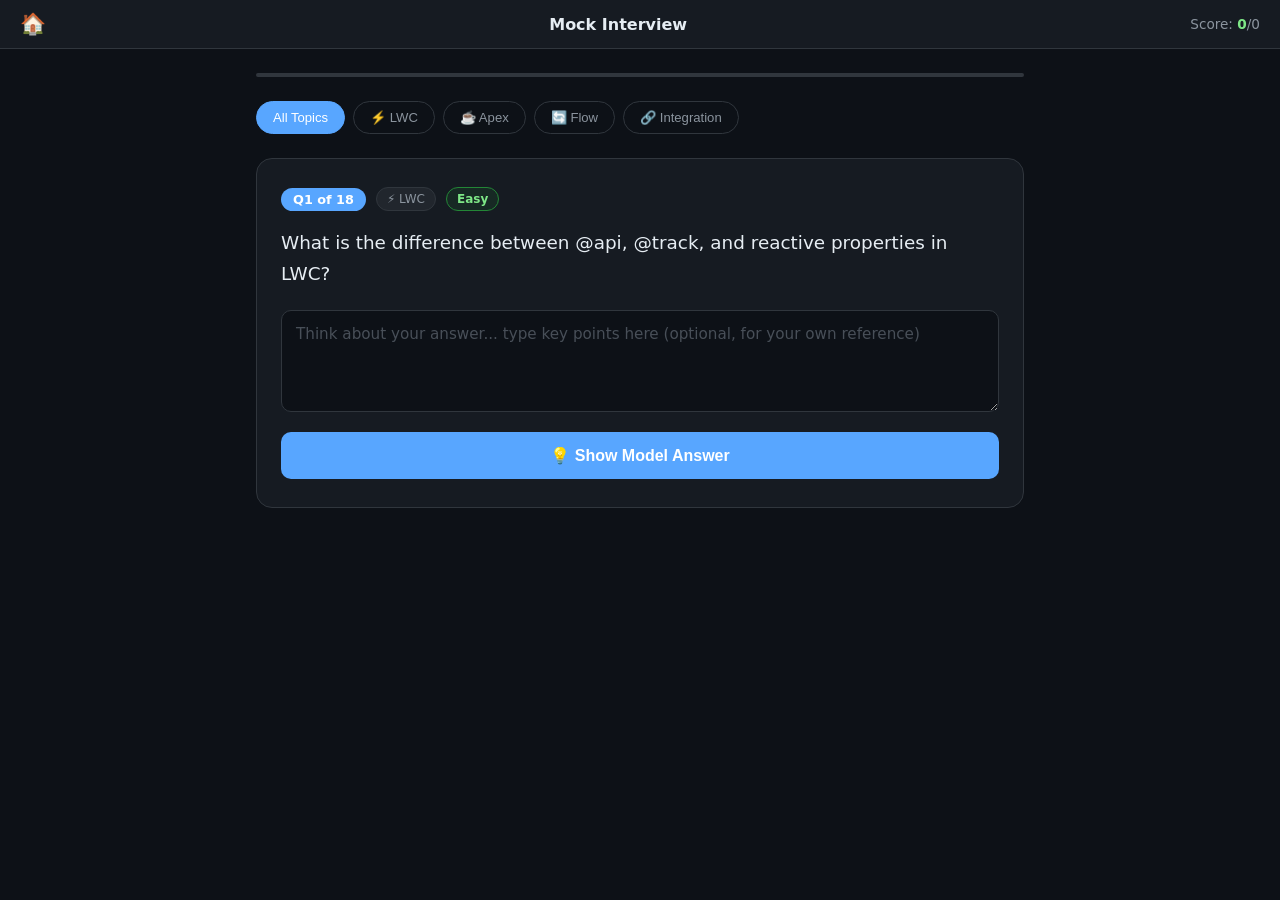
<file: mock-interview.html>
<!DOCTYPE html>
<html lang="en">
<head>
    <meta charset="UTF-8">
    <meta name="viewport" content="width=device-width, initial-scale=1.0, maximum-scale=5.0, user-scalable=yes">
    <title>Mock Interview - Salesforce Developer</title>
    <style>
        * { margin: 0; padding: 0; box-sizing: border-box; }
        :root {
            --bg: #0d1117; --bg-card: #161b22; --border: #30363d;
            --text: #e6edf3; --text-muted: #8b949e; --text-dim: #484f58;
            --blue: #58a6ff; --green: #238636; --purple: #bc8cff;
            --orange: #f0883e; --red: #da3633; --green-light: #7ee787;
        }
        body {
            font-family: 'Segoe UI', system-ui, -apple-system, sans-serif;
            background: var(--bg); color: var(--text);
            min-height: 100vh; padding: 0;
            -webkit-tap-highlight-color: transparent;
        }

        /* Top bar */
        .topbar {
            display: flex; align-items: center; justify-content: space-between;
            padding: 12px 20px; background: var(--bg-card);
            border-bottom: 1px solid var(--border); position: sticky; top: 0; z-index: 50;
        }
        .topbar a { color: var(--text-muted); text-decoration: none; font-size: 1.3em; }
        .topbar a:hover { color: var(--blue); }
        .topbar .title { font-weight: 600; font-size: 1em; color: var(--text); }
        .topbar .score { font-size: 0.85em; color: var(--text-muted); }
        .topbar .score strong { color: var(--green-light); }

        /* Main container */
        .container { max-width: 800px; margin: 0 auto; padding: 24px 16px 100px; }

        /* Progress */
        .progress-bar { width: 100%; height: 4px; background: var(--border); border-radius: 2px; margin-bottom: 24px; overflow: hidden; }
        .progress-fill { height: 100%; background: linear-gradient(90deg, var(--blue), var(--purple)); transition: width 0.4s ease; border-radius: 2px; }

        /* Question card */
        .question-card {
            background: var(--bg-card); border: 1px solid var(--border);
            border-radius: 16px; padding: 28px 24px; margin-bottom: 20px;
            animation: fadeIn 0.4s ease;
        }
        .q-meta { display: flex; align-items: center; gap: 10px; margin-bottom: 16px; flex-wrap: wrap; }
        .q-number { background: var(--blue); color: #fff; padding: 4px 12px; border-radius: 20px; font-size: 0.8em; font-weight: 600; }
        .q-topic { background: #21262d; border: 1px solid var(--border); padding: 4px 10px; border-radius: 20px; font-size: 0.75em; color: var(--text-muted); }
        .q-difficulty { padding: 4px 10px; border-radius: 20px; font-size: 0.75em; font-weight: 600; }
        .q-difficulty.easy { background: #23863622; color: var(--green-light); border: 1px solid #238636; }
        .q-difficulty.medium { background: #d2992222; color: var(--orange); border: 1px solid #d29922; }
        .q-difficulty.hard { background: #da363322; color: #ff7b72; border: 1px solid var(--red); }

        .q-text { font-size: 1.15em; line-height: 1.7; margin-bottom: 20px; font-weight: 500; }

        /* Answer area */
        .answer-area { margin-top: 16px; }
        .answer-textarea {
            width: 100%; min-height: 100px; padding: 14px;
            background: #0d1117; border: 1px solid var(--border);
            border-radius: 10px; color: var(--text); font-size: 0.95em;
            font-family: inherit; resize: vertical; outline: none;
            transition: border-color 0.2s;
        }
        .answer-textarea:focus { border-color: var(--blue); }
        .answer-textarea::placeholder { color: var(--text-dim); }

        /* Reveal button */
        .reveal-btn {
            display: inline-flex; align-items: center; gap: 8px;
            background: var(--blue); color: #fff; border: none;
            padding: 14px 28px; border-radius: 10px; font-size: 1em;
            font-weight: 600; cursor: pointer; margin-top: 16px;
            transition: all 0.2s; width: 100%;
            justify-content: center;
        }
        .reveal-btn:hover { background: #79c0ff; transform: translateY(-1px); }
        .reveal-btn:active { transform: scale(0.97); }
        .reveal-btn:disabled { background: #21262d; color: var(--text-dim); cursor: not-allowed; transform: none; }

        /* Model answer */
        .model-answer {
            margin-top: 20px; padding: 20px; background: #0d1117;
            border: 1px solid var(--green); border-radius: 12px;
            display: none; animation: slideDown 0.3s ease;
        }
        .model-answer.visible { display: block; }
        .model-answer h4 { color: var(--green-light); margin-bottom: 10px; font-size: 0.9em; text-transform: uppercase; letter-spacing: 0.5px; }
        .model-answer p { font-size: 0.95em; line-height: 1.7; color: var(--text); }
        .model-answer code { background: var(--bg-card); padding: 2px 6px; border-radius: 4px; font-size: 0.85em; color: #79c0ff; font-family: 'Cascadia Code', 'Fira Code', monospace; }
        .model-answer pre {
            background: var(--bg-card); padding: 14px; border-radius: 8px;
            overflow-x: auto; margin: 10px 0; border: 1px solid var(--border);
            font-size: 0.82em; line-height: 1.5;
        }
        .model-answer ul { padding-left: 18px; margin: 8px 0; }
        .model-answer li { margin: 4px 0; font-size: 0.92em; line-height: 1.5; }
        .model-answer .key-points { margin-top: 12px; padding: 12px; background: var(--bg-card); border-radius: 8px; border-left: 3px solid var(--orange); }
        .model-answer .key-points h5 { color: var(--orange); font-size: 0.8em; text-transform: uppercase; margin-bottom: 6px; }

        /* Self-rating */
        .self-rate { display: none; margin-top: 16px; text-align: center; animation: fadeIn 0.3s ease; }
        .self-rate.visible { display: block; }
        .self-rate p { font-size: 0.9em; color: var(--text-muted); margin-bottom: 12px; }
        .rate-btns { display: flex; gap: 10px; justify-content: center; flex-wrap: wrap; }
        .rate-btn {
            padding: 12px 20px; border-radius: 10px; border: 1px solid var(--border);
            background: var(--bg-card); color: var(--text); cursor: pointer;
            font-size: 0.9em; font-weight: 500; transition: all 0.2s;
            min-width: 100px;
        }
        .rate-btn:hover { border-color: var(--blue); transform: translateY(-2px); }
        .rate-btn:active { transform: scale(0.95); }
        .rate-btn.nailed { border-color: var(--green); color: var(--green-light); }
        .rate-btn.nailed:hover { background: #23863622; }
        .rate-btn.partial { border-color: var(--orange); color: var(--orange); }
        .rate-btn.partial:hover { background: #d2992222; }
        .rate-btn.missed { border-color: var(--red); color: #ff7b72; }
        .rate-btn.missed:hover { background: #da363322; }

        /* Topic filter */
        .filters { display: flex; gap: 8px; margin-bottom: 24px; flex-wrap: wrap; }
        .filter-btn {
            padding: 8px 16px; border-radius: 20px; border: 1px solid var(--border);
            background: transparent; color: var(--text-muted); cursor: pointer;
            font-size: 0.82em; transition: all 0.2s;
        }
        .filter-btn:hover { border-color: var(--blue); color: var(--text); }
        .filter-btn.active { background: var(--blue); border-color: var(--blue); color: #fff; }

        /* Results */
        .results { display: none; text-align: center; animation: fadeIn 0.5s ease; }
        .results.visible { display: block; }
        .results h2 { font-size: 1.8em; margin-bottom: 16px; background: linear-gradient(90deg, var(--blue), var(--purple)); -webkit-background-clip: text; -webkit-text-fill-color: transparent; background-clip: text; }
        .results .score-big { font-size: 3em; font-weight: 700; color: var(--green-light); }
        .results .breakdown { display: grid; grid-template-columns: repeat(3, 1fr); gap: 12px; margin: 24px 0; }
        .results .breakdown .stat { background: var(--bg-card); border: 1px solid var(--border); border-radius: 12px; padding: 16px; }
        .results .breakdown .stat-num { font-size: 1.8em; font-weight: 700; }
        .results .breakdown .stat-label { font-size: 0.8em; color: var(--text-muted); margin-top: 4px; }
        .results .retry-btn { margin-top: 24px; padding: 14px 32px; background: var(--blue); color: #fff; border: none; border-radius: 10px; font-size: 1em; font-weight: 600; cursor: pointer; }
        .results .retry-btn:hover { background: #79c0ff; }

        /* Light theme */
        body.light { --bg: #fff; --bg-card: #f6f8fa; --border: #d1d9e0; --text: #1f2328; --text-muted: #6e7781; --text-dim: #8c959f; --blue: #0550ae; --green: #1a7f37; --purple: #6639ba; --orange: #953800; --red: #cf222e; --green-light: #1a7f37; }
        body.light .answer-textarea { background: #fff; }
        body.light .model-answer { background: #f6f8fa; border-color: #1a7f37; }
        body.light .model-answer pre { background: #fff; }

        @keyframes fadeIn { from { opacity: 0; transform: translateY(10px); } to { opacity: 1; transform: translateY(0); } }
        @keyframes slideDown { from { opacity: 0; max-height: 0; } to { opacity: 1; max-height: 2000px; } }

        /* Mobile */
        @media (max-width: 600px) {
            .container { padding: 16px 12px 80px; }
            .question-card { padding: 20px 16px; }
            .q-text { font-size: 1.05em; }
            .rate-btns { flex-direction: column; }
            .rate-btn { width: 100%; }
            .results .breakdown { grid-template-columns: 1fr; }
        }
    </style>
</head>
<body>
    <div class="topbar">
        <a href="index.html" title="Home">&#x1F3E0;</a>
        <span class="title">Mock Interview</span>
        <span class="score" id="scoreDisplay">Score: <strong>0</strong>/0</span>
    </div>

    <div class="container">
        <div class="progress-bar"><div class="progress-fill" id="progressFill"></div></div>

        <div class="filters" id="filters">
            <button class="filter-btn active" data-topic="all" onclick="setFilter('all')">All Topics</button>
            <button class="filter-btn" data-topic="lwc" onclick="setFilter('lwc')">&#x26A1; LWC</button>
            <button class="filter-btn" data-topic="apex" onclick="setFilter('apex')">&#x2615; Apex</button>
            <button class="filter-btn" data-topic="flow" onclick="setFilter('flow')">&#x1F504; Flow</button>
            <button class="filter-btn" data-topic="integration" onclick="setFilter('integration')">&#x1F517; Integration</button>
        </div>

        <div id="questionArea"></div>
        <div class="results" id="results"></div>
    </div>

    <script>
    const allQuestions = [
        // === LWC Questions ===
        {
            topic: 'lwc', difficulty: 'easy',
            question: 'What is the difference between @api, @track, and reactive properties in LWC?',
            answer: `<p><strong>@api</strong> &mdash; Public property. Parent can set it. Changes from parent trigger re-render. Read-only from parent's perspective (child can modify internally but shouldn't).</p>
<p><strong>@track</strong> &mdash; Was needed pre-Spring '20 for deep object tracking. Now <strong>deprecated in practice</strong> because all fields are reactive by default. Only needed if you want to track deep mutations on objects/arrays (rare).</p>
<p><strong>Reactive (no decorator)</strong> &mdash; Any class field is automatically reactive. Reassigning it triggers re-render. But object/array <em>mutations</em> (like push) do NOT trigger re-render &mdash; you need a new reference: <code>this.items = [...this.items, newItem]</code>.</p>
<div class="key-points"><h5>Interview Tip</h5><p>Mention that @track is legacy, all fields are reactive since Spring '20, and @api is for parent-child communication (public API surface).</p></div>`
        },
        {
            topic: 'lwc', difficulty: 'medium',
            question: 'Explain the LWC component lifecycle hooks in order. When would you use each one?',
            answer: `<p>Lifecycle order:</p>
<ul>
<li><strong>constructor()</strong> &mdash; Called first. Don't access DOM. Don't inspect child elements. Call <code>super()</code> first. Set initial state.</li>
<li><strong>connectedCallback()</strong> &mdash; Component inserted into DOM. Safe for: fetch data, subscribe to events, add event listeners. Fires parent-first (parent before child).</li>
<li><strong>renderedCallback()</strong> &mdash; After every render. Careful: can cause infinite loops! Use a flag (<code>hasRendered</code>) for one-time DOM operations. Fires child-first.</li>
<li><strong>disconnectedCallback()</strong> &mdash; Removed from DOM. Clean up: unsubscribe, remove listeners, cancel timeouts.</li>
<li><strong>errorCallback(error, stack)</strong> &mdash; Catches errors from child components (error boundary). Only in the PARENT. Not for self-errors.</li>
</ul>
<div class="key-points"><h5>Key Insight</h5><p>connectedCallback fires parent→child (top-down), renderedCallback fires child→parent (bottom-up). This matters for DOM access timing.</p></div>`
        },
        {
            topic: 'lwc', difficulty: 'hard',
            question: 'How does Shadow DOM work in LWC? What is the difference between native shadow and synthetic shadow? When would you use Light DOM?',
            answer: `<p><strong>Shadow DOM</strong> encapsulates a component's internal DOM tree. Styles don't leak in/out. External JS can't reach inside via <code>querySelector</code>.</p>
<p><strong>Native Shadow</strong> (default since Spring '23): Uses the browser's native Shadow DOM API. Strictest encapsulation. <code>::slotted</code> pseudo-element works. Third-party CSS frameworks CANNOT style internals.</p>
<p><strong>Synthetic Shadow</strong> (legacy): LWC's polyfill before native support. Less strict &mdash; some CSS could leak. Being phased out.</p>
<p><strong>Light DOM</strong> (<code>static renderMode = 'light'</code>): No shadow boundary at all. Component renders directly into parent DOM. Use cases:</p>
<ul>
<li>SEO-critical content (Experience Cloud / LWR sites)</li>
<li>Third-party CSS framework integration (Bootstrap, Tailwind)</li>
<li>Accessibility tools that need DOM traversal</li>
<li>Scoped Slots (require Light DOM!)</li>
</ul>
<pre><code>// Enable Light DOM:
export default class MyComp extends LightningElement {
    static renderMode = 'light';
}</code></pre>
<div class="key-points"><h5>Trade-off</h5><p>Light DOM = no style encapsulation. Your CSS can bleed into parent/sibling components. Use BEM naming or CSS scope to mitigate.</p></div>`
        },
        {
            topic: 'lwc', difficulty: 'medium',
            question: 'What are the ways to communicate between LWC components? When do you use each pattern?',
            answer: `<ul>
<li><strong>Parent → Child</strong>: <code>@api</code> properties &amp; <code>@api</code> methods. For direct data passing.</li>
<li><strong>Child → Parent</strong>: Custom Events (<code>this.dispatchEvent(new CustomEvent('update', {detail: data}))</code>). Events bubble by default only to parent unless <code>bubbles: true, composed: true</code>.</li>
<li><strong>Parent → deep child</strong>: Pass @api down each level (prop drilling) or use LMS.</li>
<li><strong>Unrelated components (same page)</strong>: <strong>Lightning Message Service (LMS)</strong> &mdash; publish/subscribe via message channels. Works across Aura + LWC + VF on same page.</li>
<li><strong>Sibling components</strong>: LMS, or parent mediator (child A fires event → parent catches → sets @api on child B).</li>
<li><strong>Across pages</strong>: URL parameters, platform events, or custom objects.</li>
</ul>
<div class="key-points"><h5>Anti-pattern</h5><p>Don't use the old <code>pubsub</code> module (deprecated). Always use LMS for cross-component communication. For same-hierarchy, prefer events over LMS (simpler, no subscription management).</p></div>`
        },
        {
            topic: 'lwc', difficulty: 'hard',
            question: 'What is the Lightning Data Service (LDS)? How does @wire work with getRecord? What happens to caching?',
            answer: `<p><strong>Lightning Data Service (LDS)</strong> is a client-side data cache shared across ALL components on the page. When any component updates a record, ALL components displaying that record get fresh data automatically &mdash; no refresh needed.</p>
<p><strong>@wire(getRecord)</strong>:</p>
<pre><code>import { getRecord, getFieldValue } from 'lightning/uiRecordApi';
import NAME from '@salesforce/schema/Account.Name';

@wire(getRecord, { recordId: '$recordId', fields: [NAME] })
account;</code></pre>
<ul>
<li>Reactive: changing <code>recordId</code> re-fetches automatically ($ prefix = reactive parameter)</li>
<li>Returns <code>{data, error}</code> object or can use a function handler</li>
<li>Respects FLS/CRUD automatically</li>
<li>Cached: subsequent reads hit LDS cache (no server round-trip)</li>
<li>Shared cache: if component A loads Account.Name and component B loads same record, B uses cache</li>
</ul>
<p>To force refresh: <code>notifyRecordUpdateAvailable([{recordId}])</code> (replaces deprecated <code>getRecordNotifyChange</code>).</p>
<div class="key-points"><h5>Key Point</h5><p>LDS is NOT just a "wire adapter" &mdash; it's a shared normalized cache. Understanding this explains why components auto-update when records change, and why it's better than imperative Apex for simple CRUD.</p></div>`
        },
        {
            topic: 'lwc', difficulty: 'easy',
            question: 'How do you call Apex from LWC? What is the difference between @wire and imperative calls?',
            answer: `<p><strong>@wire (declarative)</strong>:</p>
<pre><code>@wire(getAccounts, { searchKey: '$searchTerm' })
accounts;</code></pre>
<ul>
<li>Automatically calls when reactive params ($) change</li>
<li>Cached by LDS &mdash; repeated calls return cache</li>
<li>Cannot control WHEN it fires (reactive)</li>
<li>Best for: read-only data that depends on parameters</li>
</ul>
<p><strong>Imperative (programmatic)</strong>:</p>
<pre><code>async handleSave() {
    try {
        const result = await saveRecord({ record: this.data });
        // success
    } catch (error) {
        // handle error
    }
}</code></pre>
<ul>
<li>YOU control when it fires (button click, lifecycle hook)</li>
<li>Required for DML operations (create/update/delete)</li>
<li>Not cached by default (use <code>cacheable=true</code> for reads only)</li>
<li>Can pass complex parameters</li>
</ul>
<div class="key-points"><h5>Rule of Thumb</h5><p>READ data = @wire. WRITE data = imperative. If you need to refresh wire data after DML, use <code>refreshApex()</code>.</p></div>`
        },
        // === APEX Questions ===
        {
            topic: 'apex', difficulty: 'easy',
            question: 'What are Governor Limits in Salesforce? Name the most important ones and how to avoid hitting them.',
            answer: `<p>Governor Limits exist because Salesforce is <strong>multi-tenant</strong> &mdash; all customers share compute resources. Limits prevent one org from monopolizing resources.</p>
<p><strong>Critical limits (per transaction):</strong></p>
<ul>
<li><strong>100 SOQL queries</strong> (synchronous) / 200 (async)</li>
<li><strong>50,000 records retrieved</strong> by SOQL</li>
<li><strong>150 DML statements</strong></li>
<li><strong>10,000 records processed</strong> by DML</li>
<li><strong>100 callouts</strong></li>
<li><strong>10 seconds</strong> CPU time (sync) / 60s (async)</li>
<li><strong>6 MB heap</strong> (sync) / 12 MB (async)</li>
</ul>
<p><strong>How to avoid:</strong></p>
<ul>
<li>Bulkify &mdash; never put SOQL/DML inside loops</li>
<li>Use collections (List, Set, Map) to batch operations</li>
<li>Use SOQL for-loops for large data sets (chunked 200 records)</li>
<li>Move heavy work to async (Batch, Queueable, Future)</li>
<li>Use <code>Limits.getQueries()</code> to monitor at runtime</li>
</ul>
<div class="key-points"><h5>Interview Favorite</h5><p>They WILL ask "what happens if you put SOQL in a for loop?" Answer: If trigger handles 200 records, you'd fire 200 queries and hit the 100-query limit immediately.</p></div>`
        },
        {
            topic: 'apex', difficulty: 'medium',
            question: 'Explain the trigger execution order in Salesforce. What are before and after triggers?',
            answer: `<p><strong>Execution order (simplified):</strong></p>
<ol style="padding-left:18px;">
<li>System validation rules (required fields, field format)</li>
<li><strong>Before triggers</strong> fire</li>
<li>Custom validation rules</li>
<li>Duplicate rules</li>
<li>Record saved to database (NOT committed yet)</li>
<li><strong>After triggers</strong> fire</li>
<li>Assignment rules, auto-response rules</li>
<li>Workflow rules (legacy)</li>
<li>Record-triggered flows</li>
<li>Escalation rules, roll-up summary fields</li>
<li>Commit to database</li>
</ol>
<p><strong>Before triggers</strong>: Modify field values on the SAME record without extra DML. <code>record.Field__c = 'value';</code> &mdash; no <code>update</code> needed.</p>
<p><strong>After triggers</strong>: Record has an ID. Use for related record operations, callouts (future), or when you need the committed state. Must use DML to update other records.</p>
<div class="key-points"><h5>Key Insight</h5><p>Before triggers are more efficient for same-record changes (no DML). After triggers are needed for cross-object updates and when you need the auto-generated ID.</p></div>`
        },
        {
            topic: 'apex', difficulty: 'hard',
            question: 'What are the different types of asynchronous Apex? When would you choose each one?',
            answer: `<ul>
<li><strong>Future Methods (@future)</strong>: Simple fire-and-forget. Max 50/transaction. Good for: callouts from triggers, simple async work. Limitation: can't chain, can't monitor, no complex types as params (only primitives + collections of primitives).</li>
<li><strong>Queueable Apex</strong>: Modern replacement for @future. Supports complex types, can chain jobs (<code>System.enqueueJob()</code> in execute), returns job ID for monitoring. Use for: most async needs, chained operations.</li>
<li><strong>Batch Apex (Database.Batchable)</strong>: For processing large datasets (millions of records). Three phases: start (query locator), execute (chunks of 200), finish. Has its own governor limits per chunk. Use for: data cleansing, archiving, mass updates.</li>
<li><strong>Schedulable Apex</strong>: Runs on a CRON schedule. Often wraps a Batch class. Use for: nightly jobs, periodic cleanup. Max 100 scheduled jobs.</li>
<li><strong>Platform Events</strong>: Publish/subscribe async messaging. Use for: cross-system triggers, decoupled architecture, retry-safe operations.</li>
</ul>
<div class="key-points"><h5>Decision Tree</h5><p>Simple one-off → <strong>Queueable</strong>. Large data (10K+) → <strong>Batch</strong>. Needs scheduling → <strong>Schedulable + Batch</strong>. Fire-and-forget callout from trigger → <strong>@future(callout=true)</strong>. Event-driven → <strong>Platform Events</strong>.</p></div>`
        },
        {
            topic: 'apex', difficulty: 'medium',
            question: 'How do you write test classes in Salesforce? What is the minimum coverage required? What best practices should you follow?',
            answer: `<p><strong>Minimum coverage:</strong> 75% code coverage to deploy to production. But aim for <strong>90%+</strong> and test actual functionality, not just coverage.</p>
<p><strong>Key annotations:</strong></p>
<pre><code>@IsTest
private class AccountServiceTest {
    @TestSetup
    static void setup() {
        // Create test data ONCE, shared across test methods
        Account a = new Account(Name='Test');
        insert a;
    }
    
    @IsTest
    static void testPositiveCase() {
        Test.startTest();
        // Call your method
        Test.stopTest(); // Forces async to complete
        // Assert results
        Assert.areEqual(expected, actual, 'message');
    }
}</code></pre>
<p><strong>Best practices:</strong></p>
<ul>
<li>Use <code>@TestSetup</code> for shared data (runs once, rolled back per method)</li>
<li>Test positive, negative, bulk (200+ records), and permission scenarios</li>
<li><code>Test.startTest()</code> / <code>Test.stopTest()</code> resets governor limits</li>
<li>Never use <code>seeAllData=true</code> (makes tests org-dependent)</li>
<li>Use <code>Assert</code> class (not legacy <code>System.assert</code>)</li>
<li>Use <code>HttpCalloutMock</code> for external callouts</li>
</ul>
<div class="key-points"><h5>Common Mistake</h5><p>Testing for coverage, not behavior. Every test should have meaningful Assert statements that verify business logic, not just "it didn't throw an error."</p></div>`
        },
        {
            topic: 'apex', difficulty: 'hard',
            question: 'What is User Mode in SOQL/DML (Spring \'23+)? How is it different from WITH SECURITY_ENFORCED?',
            answer: `<p><strong>User Mode (modern approach)</strong>:</p>
<pre><code>// SOQL in User Mode - respects FLS + CRUD + sharing
List&lt;Account&gt; accts = [SELECT Name, Revenue__c 
    FROM Account WITH USER_MODE];

// DML in User Mode
Database.insert(records, AccessLevel.USER_MODE);</code></pre>
<p><strong>Behavior</strong>: Strips fields the user can't see (doesn't throw error). Respects sharing rules. Applies CRUD checks.</p>
<p><strong>WITH SECURITY_ENFORCED (older)</strong>: Throws an exception if ANY field in the query is not accessible. All-or-nothing &mdash; either you get all fields or an error.</p>
<p><strong>Comparison:</strong></p>
<ul>
<li><code>USER_MODE</code> &mdash; Graceful: silently removes inaccessible fields. Recommended for most cases.</li>
<li><code>SECURITY_ENFORCED</code> &mdash; Strict: throws exception on any inaccessible field. Good for mandatory fields.</li>
<li><code>SYSTEM_MODE</code> (default) &mdash; God mode: ignores FLS/CRUD. Only for system operations.</li>
</ul>
<div class="key-points"><h5>Best Practice</h5><p>Use <code>USER_MODE</code> by default in new code. It's the Salesforce-recommended approach for respecting security without complex Schema.describe checks.</p></div>`
        },
        // === FLOW Questions ===
        {
            topic: 'flow', difficulty: 'easy',
            question: 'What are the different types of Flows in Salesforce? When should you use each?',
            answer: `<ul>
<li><strong>Screen Flow</strong>: User-facing wizards/forms. Launched from buttons, pages, quick actions. Use for: multi-step data entry, guided processes, custom record creation.</li>
<li><strong>Record-Triggered Flow</strong>: Replaces Process Builder & Workflow Rules. Fires on record create/update/delete. Has "before-save" (fast, no DML) and "after-save" (for related records) paths.</li>
<li><strong>Schedule-Triggered Flow</strong>: Runs on a schedule (like batch). Use for: periodic data cleanup, reminders, recurring tasks.</li>
<li><strong>Platform Event-Triggered Flow</strong>: Fires when a platform event is published. Use for: integration responses, async processing.</li>
<li><strong>Autolaunched Flow (No Trigger)</strong>: Called from Apex, other flows, or REST API. No UI. Use for: reusable business logic, subflows.</li>
</ul>
<div class="key-points"><h5>Interview Tip</h5><p>Always mention that Record-Triggered Flows replace Process Builder (retired 2025) and Workflow Rules (retired 2025). Before-save flows are faster because they don't need DML for same-record field updates.</p></div>`
        },
        {
            topic: 'flow', difficulty: 'medium',
            question: 'What is the difference between a Before-Save and After-Save Record-Triggered Flow? When do you use each?',
            answer: `<p><strong>Before-Save Flow:</strong></p>
<ul>
<li>Runs BEFORE the record is committed to database</li>
<li>Can modify fields on the triggering record <strong>without DML</strong> (like before triggers)</li>
<li>Faster &mdash; no extra DML statement used</li>
<li>Cannot access the record ID on insert (not assigned yet)</li>
<li>Cannot create/update/delete OTHER records</li>
<li>Use for: field auto-population, validation, same-record updates</li>
</ul>
<p><strong>After-Save Flow:</strong></p>
<ul>
<li>Runs AFTER the record is committed</li>
<li>Record has an ID</li>
<li>CAN perform DML on other objects (create child records, update related)</li>
<li>Can send emails, post to Chatter, make callouts (via async)</li>
<li>Use for: creating related records, cross-object updates, notifications</li>
</ul>
<div class="key-points"><h5>Performance Tip</h5><p>Always prefer before-save for same-record field updates. It's 10x faster than after-save (avoids an extra DML operation). Use after-save only when you NEED the record ID or must touch other records.</p></div>`
        },
        {
            topic: 'flow', difficulty: 'hard',
            question: 'How do you handle errors in Flows? What happens when a Flow fails in a record-triggered context?',
            answer: `<p><strong>Error handling in Screen Flows:</strong></p>
<ul>
<li>Use <strong>Fault Connectors</strong> on DML/callout elements &mdash; routes to a screen showing error message</li>
<li>Display <code>{!$Flow.FaultMessage}</code> to user</li>
<li>Add retry logic or alternative paths</li>
</ul>
<p><strong>Error handling in Record-Triggered Flows:</strong></p>
<ul>
<li>Unhandled error &mdash; entire transaction rolls back and user sees a generic error</li>
<li>Add Fault Connector &mdash; you can create a custom error log record, send email, but the original record STILL fails (rolls back)</li>
<li>Use a <strong>Custom Error element</strong> (Spring '23) to show user-friendly error messages</li>
</ul>
<p><strong>Best practices:</strong></p>
<ul>
<li>Always add fault paths on every DML/callout element</li>
<li>Log errors to a custom object (Error_Log__c) in a SEPARATE transaction (Platform Event)</li>
<li>For critical flows, use a Pause element + retry pattern</li>
<li>Test flows with invalid data to verify error paths work</li>
</ul>
<div class="key-points"><h5>Key Gotcha</h5><p>In record-triggered flows, an unhandled error rolls back THE ENTIRE TRANSACTION &mdash; including the user's original save. Always add fault connectors to prevent mysterious "An unhandled fault has occurred" errors for users.</p></div>`
        },
        // === INTEGRATION Questions ===
        {
            topic: 'integration', difficulty: 'easy',
            question: 'What are Named Credentials in Salesforce? Why should you always use them?',
            answer: `<p><strong>Named Credentials</strong> store endpoint URL + authentication in a metadata record, so your code never contains secrets.</p>
<pre><code>// Without Named Credentials (BAD - hardcoded!)
req.setEndpoint('https://api.example.com/v1/data');
req.setHeader('Authorization', 'Bearer ' + hardcodedToken);

// With Named Credentials (GOOD!)
req.setEndpoint('callout:My_External_API/v1/data');
// Auth header is auto-injected by Salesforce!</code></pre>
<p><strong>Benefits:</strong></p>
<ul>
<li>Secrets never in code (passes security review)</li>
<li>Admins can rotate credentials without code changes</li>
<li>Supports OAuth 2.0 auto-refresh, JWT, Password, AWS Sig V4</li>
<li>Per-user or per-org authentication</li>
<li>Works in sandboxes (different creds per env)</li>
<li>Required for managed packages (AppExchange)</li>
</ul>
<div class="key-points"><h5>Security Rule</h5><p>NEVER hardcode API keys, tokens, or passwords in Apex. This is a security review failure and an OWASP vulnerability. Named Credentials + External Credentials (new) is the only acceptable pattern.</p></div>`
        },
        {
            topic: 'integration', difficulty: 'medium',
            question: 'Explain the difference between REST and SOAP APIs in Salesforce. When would you use each?',
            answer: `<p><strong>REST API:</strong></p>
<ul>
<li>Lightweight, JSON-based (or XML)</li>
<li>Uses standard HTTP methods (GET, POST, PATCH, DELETE)</li>
<li>Stateless &mdash; each call is independent</li>
<li>Best for: mobile apps, web apps, modern integrations, CRUD operations</li>
<li>Salesforce REST: <code>/services/data/vXX.0/sobjects/Account/</code></li>
</ul>
<p><strong>SOAP API:</strong></p>
<ul>
<li>XML-based with WSDL contract</li>
<li>Heavier payload, strict typing</li>
<li>Supports WS-Security, transactions</li>
<li>Best for: enterprise systems (SAP, Oracle), when WSDL is required, metadata operations</li>
<li>Salesforce SOAP: Enterprise WSDL or Partner WSDL</li>
</ul>
<p><strong>Other Salesforce APIs:</strong></p>
<ul>
<li><strong>Bulk API</strong> &mdash; large data volumes (millions of records), async</li>
<li><strong>Streaming API</strong> &mdash; real-time notifications (PushTopic, CDC)</li>
<li><strong>Pub/Sub API</strong> &mdash; gRPC-based, replaces CometD, high-throughput events</li>
<li><strong>GraphQL API</strong> &mdash; query exactly what you need, nested relationships</li>
<li><strong>Composite API</strong> &mdash; multiple operations in one call (reduce round-trips)</li>
</ul>
<div class="key-points"><h5>Decision</h5><p>Default to REST for new integrations. Use SOAP only if the external system requires it. Use Bulk API for data migration (50K+ records). Use Pub/Sub API for event-driven real-time integrations.</p></div>`
        },
        {
            topic: 'integration', difficulty: 'hard',
            question: 'What is the Pub/Sub API? How does it differ from the old CometD/EMP approach? When would you use it?',
            answer: `<p><strong>Pub/Sub API</strong> is Salesforce's modern gRPC-based event streaming API (2023+). It replaces CometD for external event consumers.</p>
<p><strong>Key differences from CometD/EMP Connector:</strong></p>
<ul>
<li><strong>Protocol</strong>: gRPC (HTTP/2 binary streams) vs CometD (HTTP/1.1 long-polling JSON)</li>
<li><strong>Direction</strong>: Bidirectional (subscribe AND publish) vs subscribe-only</li>
<li><strong>Performance</strong>: ~10K+ events/sec vs ~2K events/sec</li>
<li><strong>Flow control</strong>: Client-managed batch size vs no control (flood risk)</li>
<li><strong>Replay</strong>: 72h + custom replayId vs 24h only</li>
<li><strong>Payload</strong>: Avro (compact binary) vs JSON (verbose)</li>
</ul>
<p><strong>Use cases:</strong></p>
<ul>
<li>External systems subscribing to Platform Events or Change Data Capture</li>
<li>High-volume event processing (order processing, IoT)</li>
<li>Reliable event delivery with replay capability</li>
<li>Bidirectional &mdash; external system can PUBLISH events into Salesforce</li>
</ul>
<p><strong>Endpoint:</strong> <code>api.pubsub.salesforce.com:7443</code></p>
<div class="key-points"><h5>Migration Note</h5><p>EMP Connector still works but Pub/Sub API is the future. New integrations should use Pub/Sub API. Available in Java, Python, Go, Node.js, .NET &mdash; any language with gRPC support.</p></div>`
        },
        {
            topic: 'integration', difficulty: 'medium',
            question: 'How do you make HTTP callouts from Apex? What are the limits and testing approach?',
            answer: `<pre><code>public class ExternalService {
    public static String getData(String endpoint) {
        HttpRequest req = new HttpRequest();
        req.setEndpoint('callout:MyNamedCred' + endpoint);
        req.setMethod('GET');
        req.setTimeout(120000); // Max 120 seconds
        
        Http http = new Http();
        HttpResponse res = http.send(req);
        
        if (res.getStatusCode() == 200) {
            return res.getBody();
        }
        throw new CalloutException('Error: ' + res.getStatus());
    }
}</code></pre>
<p><strong>Limits:</strong></p>
<ul>
<li>Max <strong>100 callouts</strong> per transaction</li>
<li>Max <strong>120 second</strong> timeout per callout</li>
<li>Max <strong>12 MB</strong> response size (6 MB for sync Apex heap)</li>
<li>No callouts in <strong>before triggers</strong> or after DML in same transaction</li>
<li>Use <code>@future(callout=true)</code> or Queueable to make callouts from triggers</li>
</ul>
<p><strong>Testing:</strong></p>
<pre><code>@IsTest
private class ExternalServiceTest {
    private class MockHttp implements HttpCalloutMock {
        public HttpResponse respond(HttpRequest req) {
            HttpResponse res = new HttpResponse();
            res.setBody('{"status":"ok"}');
            res.setStatusCode(200);
            return res;
        }
    }
    
    @IsTest
    static void testCallout() {
        Test.setMock(HttpCalloutMock.class, new MockHttp());
        String result = ExternalService.getData('/api/test');
        Assert.isTrue(result.contains('ok'));
    }
}</code></pre>
<div class="key-points"><h5>Key Rule</h5><p>You CANNOT make real HTTP callouts in tests. Always use <code>HttpCalloutMock</code>. Test both success (200) and failure (4xx/5xx) scenarios.</p></div>`
        }
    ];

    // State
    let currentFilter = 'all';
    let questions = [];
    let currentIndex = 0;
    let scores = { nailed: 0, partial: 0, missed: 0 };
    let answered = 0;

    function setFilter(topic) {
        currentFilter = topic;
        document.querySelectorAll('.filter-btn').forEach(btn => {
            btn.classList.toggle('active', btn.dataset.topic === topic);
        });
        startInterview();
    }

    function startInterview() {
        questions = currentFilter === 'all' 
            ? [...allQuestions].sort(() => Math.random() - 0.5)
            : allQuestions.filter(q => q.topic === currentFilter).sort(() => Math.random() - 0.5);
        currentIndex = 0;
        scores = { nailed: 0, partial: 0, missed: 0 };
        answered = 0;
        document.getElementById('results').classList.remove('visible');
        updateScore();
        showQuestion();
    }

    function showQuestion() {
        if (currentIndex >= questions.length) {
            showResults();
            return;
        }

        const q = questions[currentIndex];
        const diffClass = q.difficulty;
        const topicLabels = { lwc: '&#x26A1; LWC', apex: '&#x2615; Apex', flow: '&#x1F504; Flow', integration: '&#x1F517; Integration' };
        
        document.getElementById('progressFill').style.width = ((currentIndex) / questions.length * 100) + '%';

        document.getElementById('questionArea').innerHTML = `
            <div class="question-card">
                <div class="q-meta">
                    <span class="q-number">Q${currentIndex + 1} of ${questions.length}</span>
                    <span class="q-topic">${topicLabels[q.topic]}</span>
                    <span class="q-difficulty ${diffClass}">${diffClass.charAt(0).toUpperCase() + diffClass.slice(1)}</span>
                </div>
                <div class="q-text">${q.question}</div>
                <div class="answer-area">
                    <textarea class="answer-textarea" placeholder="Think about your answer... type key points here (optional, for your own reference)" rows="4"></textarea>
                    <button class="reveal-btn" onclick="revealAnswer()">&#x1F4A1; Show Model Answer</button>
                </div>
                <div class="model-answer" id="modelAnswer">${q.answer}</div>
                <div class="self-rate" id="selfRate">
                    <p>How did you do?</p>
                    <div class="rate-btns">
                        <button class="rate-btn nailed" onclick="rate('nailed')">&#x2705; Nailed It</button>
                        <button class="rate-btn partial" onclick="rate('partial')">&#x1F7E1; Partial</button>
                        <button class="rate-btn missed" onclick="rate('missed')">&#x274C; Missed</button>
                    </div>
                </div>
            </div>
        `;
    }

    function revealAnswer() {
        document.getElementById('modelAnswer').classList.add('visible');
        document.getElementById('selfRate').classList.add('visible');
        document.querySelector('.reveal-btn').disabled = true;
    }

    function rate(score) {
        scores[score]++;
        answered++;
        currentIndex++;
        updateScore();
        showQuestion();
    }

    function updateScore() {
        const total = answered;
        const points = scores.nailed;
        document.getElementById('scoreDisplay').innerHTML = `Score: <strong>${points}</strong>/${total}`;
    }

    function showResults() {
        document.getElementById('progressFill').style.width = '100%';
        document.getElementById('questionArea').innerHTML = '';
        document.getElementById('filters').style.display = 'none';
        
        const total = questions.length;
        const percentage = total > 0 ? Math.round((scores.nailed / total) * 100) : 0;
        let grade = '&#x1F4AA; Keep Practicing';
        if (percentage >= 80) grade = '&#x1F3C6; Interview Ready!';
        else if (percentage >= 60) grade = '&#x1F44D; Good Progress';
        
        document.getElementById('results').innerHTML = `
            <h2>Interview Complete!</h2>
            <div class="score-big">${percentage}%</div>
            <p style="color:var(--text-muted); margin-top:8px;">${grade}</p>
            <div class="breakdown">
                <div class="stat"><div class="stat-num" style="color:var(--green-light);">${scores.nailed}</div><div class="stat-label">&#x2705; Nailed</div></div>
                <div class="stat"><div class="stat-num" style="color:var(--orange);">${scores.partial}</div><div class="stat-label">&#x1F7E1; Partial</div></div>
                <div class="stat"><div class="stat-num" style="color:#ff7b72;">${scores.missed}</div><div class="stat-label">&#x274C; Missed</div></div>
            </div>
            <button class="retry-btn" onclick="resetInterview()">&#x1F504; Try Again</button>
        `;
        document.getElementById('results').classList.add('visible');
    }

    function resetInterview() {
        document.getElementById('filters').style.display = 'flex';
        document.getElementById('results').classList.remove('visible');
        startInterview();
    }

    // Theme
    function toggleTheme() {
        const isLight = document.body.classList.toggle('light');
        localStorage.setItem('study-theme', isLight ? 'light' : 'dark');
    }
    if (localStorage.getItem('study-theme') === 'light') document.body.classList.add('light');

    // Init
    startInterview();
    </script>
</body>
</html>
</file>
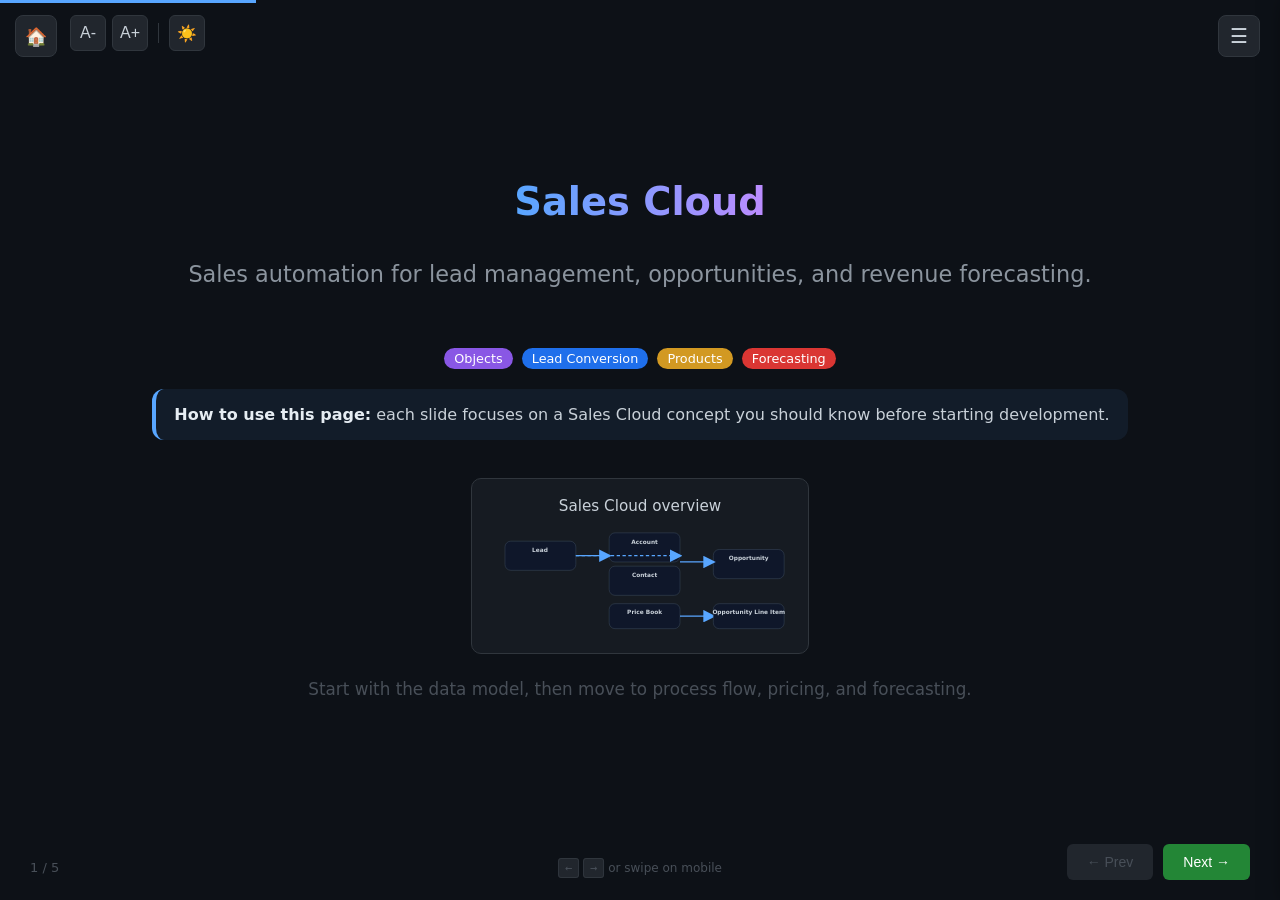
<file: sales-cloud.html>
<!DOCTYPE html>
<html lang="en">
<head>
    <meta charset="UTF-8">
    <meta name="viewport" content="width=device-width, initial-scale=1.0, maximum-scale=5.0, user-scalable=yes">
    <title>Sales Cloud - Salesforce Study Guide</title>
    <link rel="stylesheet" href="common.css">
    <style>
        .diagram-card { background: var(--bg-secondary); border: 1px solid var(--border); border-radius: var(--radius); padding: 18px; margin-top: 20px; }
        .diagram-card svg { width: 100%; height: auto; display: block; }
        .diagram-title { margin-bottom: 12px; color: var(--text-secondary); font-size: 0.95em; }
    </style>
</head>
<body data-page="sales-cloud">
    <div class="mobile-top-bar"></div>
    <div class="progress" id="progress"></div>
    <div class="slide-num" id="slideNum"></div>
    <div class="keys-hint"><kbd>&larr;</kbd> <kbd>&rarr;</kbd> or swipe on mobile</div>

    <a href="index.html" class="home-btn" title="Back to Topics">&#x1F3E0;</a>

    <div class="toolbar" style="left: 70px;">
        <button onclick="changeFontSize(-1)" title="Decrease font" aria-label="Decrease font">A-</button>
        <button onclick="changeFontSize(1)" title="Increase font" aria-label="Increase font">A+</button>
        <span class="sep"></span>
        <button onclick="toggleTheme()" id="themeBtn" title="Toggle theme" aria-label="Toggle theme">&#x2600;&#xFE0F;</button>
    </div>

    <div class="deck" id="deck">
        <div class="slide" data-section="sales-cloud">
            <div class="center">
                <h1 class="fade-in">Sales Cloud</h1>
                <p class="fade-in delay-1" style="font-size: 1.4em; color: #8b949e; margin: 20px 0;">Sales automation for lead management, opportunities, and revenue forecasting.</p>
                <div class="fade-in delay-2" style="margin-top: 30px;">
                    <span class="badge purple" onclick="window.SlideEngine.goToSlide(1)" style="cursor:pointer;">Objects</span>
                    <span class="badge blue" onclick="window.SlideEngine.goToSlide(2)" style="cursor:pointer;">Lead Conversion</span>
                    <span class="badge orange" onclick="window.SlideEngine.goToSlide(3)" style="cursor:pointer;">Products</span>
                    <span class="badge red" onclick="window.SlideEngine.goToSlide(4)" style="cursor:pointer;">Forecasting</span>
                </div>
                <div class="note-box fade-in delay-3">
                    <strong>How to use this page:</strong> each slide focuses on a Sales Cloud concept you should know before starting development.
                </div>
                <div class="diagram-card fade-in delay-4">
                    <div class="diagram-title">Sales Cloud overview</div>
                    <svg viewBox="0 0 720 260" xmlns="http://www.w3.org/2000/svg" aria-hidden="true">
                        <defs>
                            <marker id="arrow" markerWidth="10" markerHeight="10" refX="8" refY="5" orient="auto" markerUnits="strokeWidth">
                                <path d="M0,0 L10,5 L0,10 Z" fill="#58a6ff" />
                            </marker>
                        </defs>
                        <rect x="36" y="34" width="170" height="70" rx="14" fill="#0f172a" stroke="#445569"/>
                        <text x="120" y="60" fill="#c9d1d9" font-size="14" font-weight="700" text-anchor="middle">Lead</text>
                        <rect x="286" y="14" width="170" height="70" rx="14" fill="#0f172a" stroke="#445569"/>
                        <text x="371" y="40" fill="#c9d1d9" font-size="14" font-weight="700" text-anchor="middle">Account</text>
                        <rect x="286" y="94" width="170" height="70" rx="14" fill="#0f172a" stroke="#445569"/>
                        <text x="371" y="120" fill="#c9d1d9" font-size="14" font-weight="700" text-anchor="middle">Contact</text>
                        <rect x="536" y="54" width="170" height="70" rx="14" fill="#0f172a" stroke="#445569"/>
                        <text x="621" y="80" fill="#c9d1d9" font-size="14" font-weight="700" text-anchor="middle">Opportunity</text>
                        <path d="M206,69 L286,69" stroke="#58a6ff" stroke-width="3" marker-end="url(#arrow)" />
                        <path d="M456,84 L536,84" stroke="#58a6ff" stroke-width="3" marker-end="url(#arrow)" />
                        <path d="M206,69 L456,69" stroke="#58a6ff" stroke-width="3" stroke-dasharray="8 6" marker-end="url(#arrow)" />
                        <rect x="286" y="184" width="170" height="60" rx="14" fill="#0f172a" stroke="#445569"/>
                        <text x="371" y="210" fill="#c9d1d9" font-size="14" font-weight="700" text-anchor="middle">Price Book</text>
                        <path d="M456,214 L536,214" stroke="#58a6ff" stroke-width="3" marker-end="url(#arrow)" />
                        <rect x="536" y="184" width="170" height="60" rx="14" fill="#0f172a" stroke="#445569"/>
                        <text x="621" y="210" fill="#c9d1d9" font-size="14" font-weight="700" text-anchor="middle">Opportunity Line Item</text>
                    </svg>
                </div>
                <p class="fade-in delay-3" style="margin-top: 20px; color: #484f58;">Start with the data model, then move to process flow, pricing, and forecasting.</p>
            </div>
        </div>

        <div class="slide" data-section="sales-cloud">
            <h2>Sales Cloud Data Model</h2>
            <p style="margin-bottom:15px; color:#8b949e;">The core Sales Cloud objects model the revenue lifecycle. Understanding these relationships is essential for any Salesforce developer.</p>
            <div class="two-col">
                <div>
                    <div class="card fade-in">
                        <h3>Core Objects</h3>
                        <ul>
                            <li><strong>Lead</strong> — prospect before qualification.</li>
                            <li><strong>Account</strong> — company or partner record.</li>
                            <li><strong>Contact</strong> — person linked to an account.</li>
                            <li><strong>Opportunity</strong> — potential revenue deal.</li>
                            <li><strong>Product</strong> — catalog item sold through Opportunity.</li>
                        </ul>
                    </div>
                    <div class="card fade-in delay-1">
                        <h3>Relationships</h3>
                        <table>
                            <tr><th>Object</th><th>Relationship</th></tr>
                            <tr><td>Contact</td><td>Lookup to Account</td></tr>
                            <tr><td>Opportunity</td><td>Lookup to Account</td></tr>
                            <tr><td>OpportunityLineItem</td><td>Master-detail to Opportunity, lookup to Product</td></tr>
                            <tr><td>Quote</td><td>Lookup to Opportunity</td></tr>
                            <tr><td>PricebookEntry</td><td>Lookup to Price Book and Product</td></tr>
                        </table>
                    </div>
                </div>
                <div>
                    <div class="card highlight fade-in delay-1">
                        <h3>Sales Cloud Rules</h3>
                        <ul>
                            <li>Leads are converted into Account/Contact/Opportunity.</li>
                            <li>Opportunities use Stage and Probability to track progress.</li>
                            <li>Products are attached to Opportunities via OpportunityLineItems.</li>
                            <li>Price Books manage standard and custom pricing.</li>
                        </ul>
                    </div>
                </div>
            </div>
        </div>

        <div class="slide" data-section="sales-cloud">
            <h2>Lead Conversion Flow</h2>
            <p style="margin-bottom:15px; color:#8b949e;">Lead conversion is the gateway from marketing to sales. Know which fields carry over and what can be automatically created.</p>
            <div class="two-col">
                <div>
                    <div class="card fade-in">
                        <h3>Convert Lead</h3>
                        <ul>
                            <li>Create Account and Contact from Lead.</li>
                            <li>Create Opportunity optionally.</li>
                            <li>Map Lead fields to Account/Contact/Opportunity fields.</li>
                            <li>Retain history via Lead History and Activities.</li>
                        </ul>
                    </div>
                    <div class="card fade-in delay-1">
                        <h3>Developer Notes</h3>
                        <ul>
                            <li>Use <code>Database.LeadConvert</code> for automation.</li>
                            <li>Custom mapping happens in Lead Field Mapping.</li>
                            <li>Ensure required Account/Contact fields are populated.</li>
                            <li>Converted leads become read-only.</li>
                        </ul>
                    </div>
                </div>
                <div>
                    <div class="card highlight fade-in delay-2">
                        <h3>Common Interview Points</h3>
                        <ul>
                            <li>Explain when to convert a lead manually vs automatically.</li>
                            <li>Mention how lead assignment rules and queues work first.</li>
                            <li>Note that campaign influence stays on converted account.</li>
                        </ul>
                    </div>
                </div>
            </div>
        </div>

        <div class="slide" data-section="sales-cloud">
            <h2>Product, Price Book, Quote</h2>
            <p style="margin-bottom:15px; color:#8b949e;">Sales Cloud pricing objects determine how products and discounts appear on opportunities and quotes.</p>
            <div class="two-col">
                <div>
                    <div class="card fade-in">
                        <h3>Products & Price Books</h3>
                        <ul>
                            <li><strong>Product</strong> defines the item or service.</li>
                            <li><strong>Price Book</strong> groups prices; standard price book is required.</li>
                            <li><strong>PricebookEntry</strong> links a product to a price book.</li>
                            <li>Opportunities use price book entries to create line items.</li>
                        </ul>
                    </div>
                    <div class="card fade-in delay-1">
                        <h3>Quote Process</h3>
                        <ul>
                            <li>Create a quote from an opportunity.</li>
                            <li>Sync quote line items with opportunity line items.</li>
                            <li>Generate PDF quote documents.</li>
                            <li>Use quote templates for consistent formatting.</li>
                        </ul>
                    </div>
                </div>
                <div>
                    <div class="card highlight fade-in delay-2">
                        <h3>Salesforce Rules</h3>
                        <ul>
                            <li>Opportunity line items must use the opportunity's price book.</li>
                            <li>Products can be active/inactive; only active products are sellable.</li>
                            <li>Quote sync overwrites opportunity data when synced.</li>
                        </ul>
                    </div>
                </div>
            </div>
        </div>

        <div class="slide" data-section="sales-cloud">
            <h2>Forecasting and Sales Operations</h2>
            <p style="margin-bottom:15px; color:#8b949e;">Forecasting turns opportunity data into predictable revenue. Understand the difference between collaborative and custom forecasts.</p>
            <div class="two-col">
                <div>
                    <div class="card fade-in">
                        <h3>Forecast Basics</h3>
                        <ul>
                            <li>Forecast categories map to opportunity stages.</li>
                            <li>Commit types: commit, best case, pipeline.</li>
                            <li>Forecasts can be by owner, product family, or territory.</li>
                            <li>Forecast adjustments allow manual overrides.</li>
                        </ul>
                    </div>
                    <div class="card fade-in delay-1">
                        <h3>Sales Processes</h3>
                        <ul>
                            <li>Sales process defines which opportunity stages are available.</li>
                            <li>Record types can use different page layouts per process.</li>
                            <li>Validation rules enforce stage-specific requirements.</li>
                        </ul>
                    </div>
                </div>
                <div>
                    <div class="card highlight fade-in delay-2">
                        <h3>Developer checklist</h3>
                        <ul>
                            <li>Use <code>Apex</code> or <code>Flow</code> to update quotes when opportunity changes.</li>
                            <li>Protect forecast fields with field level security.</li>
                            <li>Use custom objects only when standard product/opportunity model isn't sufficient.</li>
                        </ul>
                    </div>
                </div>
            </div>
        </div>
    </div>

    <button class="menu-btn" id="menuBtn" onclick="toggleMenu()" title="Table of Contents">&#x2630;</button>
    <div class="menu-overlay" id="menuOverlay" onclick="toggleMenu()"></div>
    <div class="slide-menu" id="slideMenu">
        <input type="text" class="slide-menu-search" id="menuSearch" placeholder="Search slides..." oninput="filterMenu(this.value)">
        <div id="menuItems"></div>
    </div>

    <div class="nav">
        <button id="prevBtn" onclick="prevSlide()" aria-label="Previous">&larr; Prev</button>
        <button id="nextBtn" onclick="nextSlide()" aria-label="Next">Next &rarr;</button>
    </div>

    <script src="slides.js"></script>
</body>
</html>
</file>
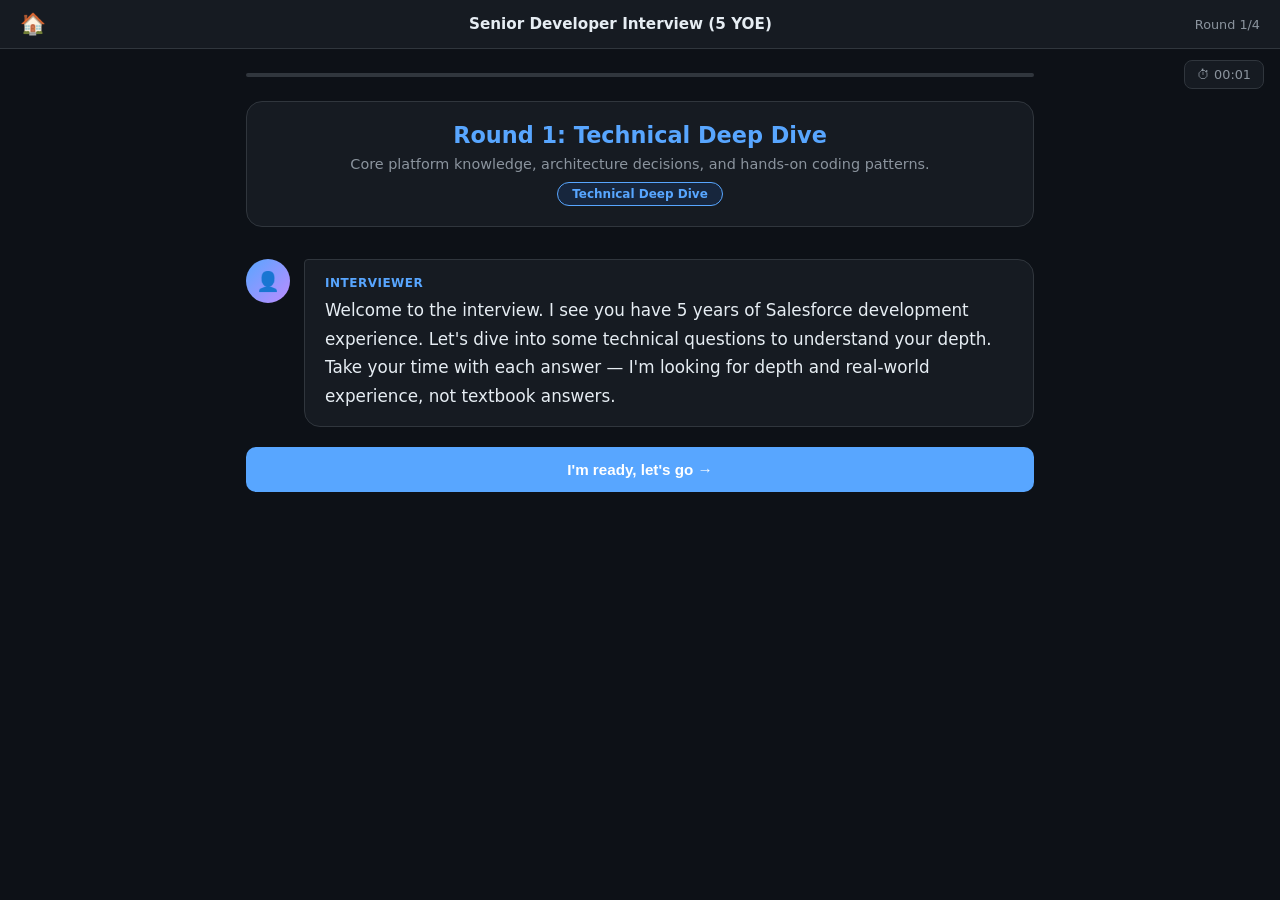
<file: senior-interview.html>
<!DOCTYPE html>
<html lang="en">
<head>
    <meta charset="UTF-8">
    <meta name="viewport" content="width=device-width, initial-scale=1.0, maximum-scale=5.0, user-scalable=yes">
    <title>Senior Developer Interview - 5 Year Experience</title>
    <style>
        * { margin: 0; padding: 0; box-sizing: border-box; }
        :root {
            --bg: #0d1117; --bg-card: #161b22; --border: #30363d;
            --text: #e6edf3; --text-muted: #8b949e; --text-dim: #484f58;
            --blue: #58a6ff; --green: #238636; --purple: #bc8cff;
            --orange: #f0883e; --red: #da3633; --green-light: #7ee787;
        }
        body {
            font-family: 'Segoe UI', system-ui, -apple-system, sans-serif;
            background: var(--bg); color: var(--text);
            min-height: 100vh; -webkit-tap-highlight-color: transparent;
        }

        .topbar {
            display: flex; align-items: center; justify-content: space-between;
            padding: 12px 20px; background: var(--bg-card);
            border-bottom: 1px solid var(--border); position: sticky; top: 0; z-index: 50;
        }
        .topbar a { color: var(--text-muted); text-decoration: none; font-size: 1.3em; }
        .topbar a:hover { color: var(--blue); }
        .topbar .title { font-weight: 600; font-size: 0.95em; }
        .topbar .round-info { font-size: 0.8em; color: var(--text-muted); }

        .container { max-width: 820px; margin: 0 auto; padding: 24px 16px 100px; }

        /* Interviewer persona */
        .interviewer {
            display: flex; align-items: flex-start; gap: 14px;
            margin-bottom: 20px; animation: fadeIn 0.4s ease;
        }
        .interviewer-avatar {
            width: 44px; height: 44px; border-radius: 50%;
            background: linear-gradient(135deg, var(--blue), var(--purple));
            display: flex; align-items: center; justify-content: center;
            font-size: 1.2em; flex-shrink: 0;
        }
        .interviewer-bubble {
            background: var(--bg-card); border: 1px solid var(--border);
            border-radius: 4px 16px 16px 16px; padding: 16px 20px;
            flex: 1; position: relative;
        }
        .interviewer-name { font-size: 0.75em; color: var(--blue); font-weight: 600; text-transform: uppercase; letter-spacing: 0.5px; margin-bottom: 6px; }
        .interviewer-bubble p { font-size: 1.05em; line-height: 1.7; }
        .interviewer-bubble .followup { margin-top: 12px; padding-top: 12px; border-top: 1px solid var(--border); font-size: 0.92em; color: var(--orange); font-style: italic; }

        /* Round header */
        .round-header {
            text-align: center; margin-bottom: 32px; padding: 20px;
            background: var(--bg-card); border: 1px solid var(--border);
            border-radius: 16px; animation: fadeIn 0.5s ease;
        }
        .round-header h2 { font-size: 1.4em; margin-bottom: 8px; color: var(--blue); }
        .round-header p { color: var(--text-muted); font-size: 0.9em; }
        .round-badge { display: inline-block; padding: 4px 14px; border-radius: 20px; font-size: 0.75em; font-weight: 600; margin-top: 10px; }
        .round-badge.technical { background: #1f6feb22; color: var(--blue); border: 1px solid var(--blue); }
        .round-badge.scenario { background: #8957e522; color: var(--purple); border: 1px solid var(--purple); }
        .round-badge.system { background: #23863622; color: var(--green-light); border: 1px solid var(--green); }
        .round-badge.behavioral { background: #d2992222; color: var(--orange); border: 1px solid var(--orange); }

        /* Progress */
        .progress-bar { width: 100%; height: 4px; background: var(--border); border-radius: 2px; margin-bottom: 24px; overflow: hidden; }
        .progress-fill { height: 100%; background: linear-gradient(90deg, var(--blue), var(--purple)); transition: width 0.4s; border-radius: 2px; }

        /* Answer section */
        .your-answer { margin: 16px 0; }
        .your-answer textarea {
            width: 100%; min-height: 120px; padding: 14px;
            background: #0d1117; border: 1px solid var(--border);
            border-radius: 10px; color: var(--text); font-size: 0.95em;
            font-family: inherit; resize: vertical; outline: none;
        }
        .your-answer textarea:focus { border-color: var(--blue); }
        .your-answer textarea::placeholder { color: var(--text-dim); }
        .your-answer label { font-size: 0.82em; color: var(--text-muted); margin-bottom: 6px; display: block; }

        /* Buttons */
        .btn-row { display: flex; gap: 10px; margin-top: 16px; flex-wrap: wrap; }
        .btn {
            padding: 14px 24px; border-radius: 10px; border: none;
            font-size: 0.95em; font-weight: 600; cursor: pointer;
            transition: all 0.2s; flex: 1; min-width: 140px; text-align: center;
        }
        .btn:active { transform: scale(0.96); }
        .btn-primary { background: var(--blue); color: #fff; }
        .btn-primary:hover { background: #79c0ff; }
        .btn-secondary { background: #21262d; color: var(--text); border: 1px solid var(--border); }
        .btn-secondary:hover { border-color: var(--blue); }
        .btn:disabled { opacity: 0.5; cursor: not-allowed; transform: none; }

        /* Natural answer (how to actually speak it) */
        .natural-answer {
            margin-top: 20px; border-radius: 12px; overflow: hidden;
            border: 1px solid var(--border); display: none; animation: slideDown 0.4s ease;
        }
        .natural-answer.visible { display: block; }
        .natural-header { padding: 12px 16px; font-size: 0.82em; font-weight: 600; text-transform: uppercase; letter-spacing: 0.5px; background: #8b5cf622; color: #a78bfa; border-bottom: 1px solid #8b5cf6; }
        .natural-body { padding: 16px 20px; background: var(--bg-card); font-size: 0.93em; line-height: 1.8; color: var(--text); }
        .natural-body .speaker { display: block; font-weight: 600; color: #a78bfa; margin-top: 14px; margin-bottom: 4px; font-size: 0.82em; text-transform: uppercase; }
        .natural-body .speaker:first-child { margin-top: 0; }
        .natural-body .speech { display: block; padding: 10px 14px; background: #8b5cf60a; border-left: 3px solid #8b5cf640; border-radius: 0 8px 8px 0; margin: 6px 0 14px; font-style: italic; line-height: 1.7; }
        .natural-body .pause { display: inline-block; color: var(--text-muted); font-size: 0.8em; margin: 0 4px; font-style: normal; }
        .natural-body .tip { display: block; margin-top: 14px; padding: 10px 14px; background: #f0883e15; border: 1px solid #f0883e40; border-radius: 8px; font-size: 0.85em; font-style: normal; }
        .natural-body .tip strong { color: var(--orange); }

        /* Expected answer / evaluation */
        .evaluation {
            margin-top: 20px; border-radius: 12px; overflow: hidden;
            border: 1px solid var(--border); display: none; animation: slideDown 0.4s ease;
        }
        .evaluation.visible { display: block; }
        .eval-header { padding: 12px 16px; font-size: 0.82em; font-weight: 600; text-transform: uppercase; letter-spacing: 0.5px; }
        .eval-header.expected { background: #23863622; color: var(--green-light); border-bottom: 1px solid #238636; }
        .eval-header.criteria { background: #d2992222; color: var(--orange); border-bottom: 1px solid #d29922; }
        .eval-body { padding: 16px; background: var(--bg-card); }
        .eval-body p { font-size: 0.93em; line-height: 1.7; margin-bottom: 8px; }
        .eval-body ul { padding-left: 18px; margin: 8px 0; }
        .eval-body li { font-size: 0.9em; line-height: 1.6; margin: 4px 0; }
        .eval-body code { background: #0d1117; padding: 2px 6px; border-radius: 4px; font-size: 0.83em; color: #79c0ff; font-family: 'Cascadia Code', monospace; }
        .eval-body pre { background: #0d1117; padding: 12px; border-radius: 8px; overflow-x: auto; margin: 10px 0; font-size: 0.8em; line-height: 1.5; border: 1px solid var(--border); }
        .eval-body .must-mention { background: #da363315; border: 1px solid #da363350; border-radius: 8px; padding: 12px; margin-top: 12px; }
        .eval-body .must-mention h5 { color: #ff7b72; font-size: 0.78em; text-transform: uppercase; margin-bottom: 6px; }
        .eval-body .bonus { background: #23863615; border: 1px solid #23863650; border-radius: 8px; padding: 12px; margin-top: 10px; }
        .eval-body .bonus h5 { color: var(--green-light); font-size: 0.78em; text-transform: uppercase; margin-bottom: 6px; }

        /* Self rating */
        .self-rate { margin-top: 16px; text-align: center; display: none; animation: fadeIn 0.3s ease; }
        .self-rate.visible { display: block; }
        .self-rate p { font-size: 0.88em; color: var(--text-muted); margin-bottom: 12px; }
        .rate-btns { display: flex; gap: 10px; justify-content: center; flex-wrap: wrap; }
        .rate-btn {
            padding: 12px 20px; border-radius: 10px; border: 1px solid var(--border);
            background: var(--bg-card); color: var(--text); cursor: pointer;
            font-size: 0.88em; font-weight: 500; transition: all 0.2s; min-width: 130px;
        }
        .rate-btn:hover { transform: translateY(-2px); }
        .rate-btn:active { transform: scale(0.95); }
        .rate-btn.strong { border-color: var(--green); color: var(--green-light); }
        .rate-btn.strong:hover { background: #23863622; }
        .rate-btn.okay { border-color: var(--orange); color: var(--orange); }
        .rate-btn.okay:hover { background: #d2992222; }
        .rate-btn.weak { border-color: var(--red); color: #ff7b72; }
        .rate-btn.weak:hover { background: #da363322; }

        /* Results */
        .results { display: none; animation: fadeIn 0.5s ease; padding: 30px 0; }
        .results.visible { display: block; }
        .results h2 { text-align: center; font-size: 1.6em; margin-bottom: 24px; }
        .verdict { text-align: center; padding: 24px; background: var(--bg-card); border: 1px solid var(--border); border-radius: 16px; margin-bottom: 24px; }
        .verdict .score-big { font-size: 3em; font-weight: 700; }
        .verdict .verdict-text { font-size: 1.1em; margin-top: 8px; color: var(--text-muted); }
        .round-scores { display: grid; grid-template-columns: repeat(auto-fit, minmax(180px, 1fr)); gap: 12px; margin-bottom: 24px; }
        .round-score { background: var(--bg-card); border: 1px solid var(--border); border-radius: 12px; padding: 16px; text-align: center; }
        .round-score .rs-label { font-size: 0.8em; color: var(--text-muted); margin-bottom: 6px; }
        .round-score .rs-value { font-size: 1.4em; font-weight: 700; }
        .feedback-list { list-style: none; padding: 0; }
        .feedback-list li { padding: 12px 16px; border-bottom: 1px solid var(--border); font-size: 0.9em; display: flex; align-items: flex-start; gap: 10px; }
        .feedback-list li:last-child { border-bottom: none; }
        .retry-btn { display: block; margin: 24px auto 0; padding: 14px 32px; background: var(--blue); color: #fff; border: none; border-radius: 10px; font-size: 1em; font-weight: 600; cursor: pointer; }
        .retry-btn:hover { background: #79c0ff; }

        /* Timer */
        .timer { position: fixed; top: 60px; right: 16px; background: var(--bg-card); border: 1px solid var(--border); padding: 6px 12px; border-radius: 8px; font-size: 0.8em; color: var(--text-muted); z-index: 40; }
        .timer.warning { color: var(--orange); border-color: var(--orange); }

        /* Light theme */
        body.light { --bg: #fff; --bg-card: #f6f8fa; --border: #d1d9e0; --text: #1f2328; --text-muted: #6e7781; --text-dim: #8c959f; --blue: #0550ae; --green: #1a7f37; --purple: #6639ba; --orange: #953800; --red: #cf222e; --green-light: #1a7f37; }
        body.light .your-answer textarea { background: #fff; }
        body.light .eval-body pre { background: #f6f8fa; }
        body.light .eval-body code { background: #f6f8fa; color: #0550ae; }
        body.light .natural-header { background: #8b5cf615; color: #6639ba; border-bottom-color: #6639ba; }
        body.light .natural-body .speaker { color: #6639ba; }
        body.light .natural-body .speech { background: #8b5cf608; border-left-color: #6639ba40; }

        @keyframes fadeIn { from { opacity: 0; transform: translateY(10px); } to { opacity: 1; transform: translateY(0); } }
        @keyframes slideDown { from { opacity: 0; max-height: 0; } to { opacity: 1; max-height: 3000px; } }

        @media (max-width: 600px) {
            .container { padding: 16px 12px 80px; }
            .interviewer-bubble { padding: 12px 14px; }
            .interviewer-bubble p { font-size: 0.98em; }
            .btn-row { flex-direction: column; }
            .btn { min-width: 100%; }
            .rate-btns { flex-direction: column; }
            .rate-btn { width: 100%; }
            .round-scores { grid-template-columns: 1fr 1fr; }
            .timer { top: 56px; right: 8px; font-size: 0.72em; padding: 4px 8px; }
        }
    </style>
</head>
<body>
    <div class="topbar">
        <a href="index.html" title="Home">&#x1F3E0;</a>
        <span class="title">Senior Developer Interview (5 YOE)</span>
        <span class="round-info" id="roundInfo">Round 1/4</span>
    </div>

    <div class="timer" id="timer">&#x23F1; 00:00</div>

    <div class="container">
        <div class="progress-bar"><div class="progress-fill" id="progressFill"></div></div>
        <div id="content"></div>
        <div class="results" id="results"></div>
    </div>

    <script>
    // ============= INTERVIEW STRUCTURE =============
    // Simulates a real 4-round Salesforce senior developer interview
    
    const rounds = [
        {
            name: 'Technical Deep Dive',
            badge: 'technical',
            description: 'Core platform knowledge, architecture decisions, and hands-on coding patterns.',
            questions: [
                {
                    q: `Let's start with something fundamental. You have a trigger on Account that needs to update all related Contacts when a field changes. Walk me through how you'd architect this. What patterns would you use?`,
                    followup: `What if this trigger processes 10,000 Accounts in a batch context? How does your design hold up?`,
                    expected: `<p><strong>Expected architecture:</strong></p>
<ul>
<li><strong>Trigger Handler Pattern</strong> &mdash; Separate trigger logic from trigger file. One trigger per object, delegating to a handler class.</li>
<li><strong>Recursion prevention</strong> &mdash; Static Set&lt;Id&gt; to track processed records, NOT a simple boolean flag (boolean fails in bulk).</li>
<li><strong>Bulkified query</strong> &mdash; Query contacts WHERE AccountId IN :accountIds (one SOQL, not per-account).</li>
<li><strong>Map-based processing</strong> &mdash; Map&lt;Id, Account&gt; to match contacts to their accounts efficiently.</li>
<li><strong>Single DML</strong> &mdash; Collect all contact updates in a List, one update statement at the end.</li>
</ul>
<pre><code>// Trigger (thin)
trigger AccountTrigger on Account (after update) {
    AccountTriggerHandler.handleAfterUpdate(Trigger.newMap, Trigger.oldMap);
}

// Handler
public class AccountTriggerHandler {
    private static Set&lt;Id&gt; processed = new Set&lt;Id&gt;();
    
    public static void handleAfterUpdate(Map&lt;Id, Account&gt; newMap, Map&lt;Id, Account&gt; oldMap) {
        List&lt;Id&gt; changedAccounts = new List&lt;Id&gt;();
        for (Id accId : newMap.keySet()) {
            if (processed.contains(accId)) continue;
            if (newMap.get(accId).Status__c != oldMap.get(accId).Status__c) {
                changedAccounts.add(accId);
                processed.add(accId);
            }
        }
        if (changedAccounts.isEmpty()) return;
        
        List&lt;Contact&gt; contactsToUpdate = [
            SELECT Id, Account_Status__c FROM Contact 
            WHERE AccountId IN :changedAccounts
        ];
        for (Contact c : contactsToUpdate) {
            c.Account_Status__c = newMap.get(c.AccountId).Status__c;
        }
        update contactsToUpdate;
    }
}</code></pre>
<p><strong>For 10K Accounts in batch:</strong> The code is already bulk-safe. One SOQL query, one DML. But if contacts per account is high (50K+ total contacts), consider processing in chunks or using Queueable chaining.</p>
<div class="must-mention"><h5>Must mention for 5 YOE</h5><ul><li>Trigger handler pattern (not raw trigger logic)</li><li>Recursion control with Set, not boolean</li><li>Governor limit awareness (SOQL/DML not in loops)</li><li>Understanding batch context implications</li></ul></div>
<div class="bonus"><h5>Bonus points</h5><ul><li>Mentions using SOQL for-loop if contacts might exceed 50K</li><li>Discusses trigger frameworks (fflib, or custom TriggerHandler base class)</li><li>Mentions @TestVisible for unit testing the static set</li></ul></div>`
                    ,
                    naturalAnswer: `<span class="speaker">You (confident, structured):</span>
<span class="speech">"Great question. So for this scenario, I'd definitely use a Trigger Handler pattern — I never put logic directly in the trigger file itself. We keep our triggers thin, just one trigger per object delegating to a handler class."</span>
<span class="pause">*brief pause, organizing thoughts*</span>
<span class="speech">"For the actual implementation — first thing I'd do in the handler is check which Accounts actually had the field value change. I'd compare Trigger.newMap against Trigger.oldMap and collect only the changed IDs. No point processing records that didn't change, right?"</span>
<span class="speech">"Then I'd query all related Contacts in ONE bulk query — <code>WHERE AccountId IN :changedAccountIds</code>. Map-based processing to match contacts back to their parent accounts. Update the field on each contact, then a single DML statement at the end."</span>
<span class="speech">"For recursion prevention, I always use a static <code>Set&lt;Id&gt;</code> of processed record IDs — never a boolean flag, because a boolean breaks in bulk contexts. If the trigger fires again, already-processed records get skipped."</span>
<span class="speaker">Interviewer asks about 10K accounts in batch:</span>
<span class="speech">"Yeah, so the good news is this design is already bulk-safe. One SOQL, one DML regardless of batch size. The main concern would be if each account has hundreds of contacts — then you might hit heap size limits with a very large List. In that case, I'd use a SOQL for-loop to process contacts in chunks of 200, or if we're talking truly massive volumes, I'd consider chaining Queueables."</span>
<span class="tip"><strong>Pro tip:</strong> Start with the pattern name ("Trigger Handler Pattern"), then walk through your thought process step by step. Mention bulkification naturally — it shows you think in production terms, not just "it works in my dev org."</span>`
                },
                {
                    q: `You mentioned LWC on your resume. Explain how you'd build a complex parent-child component where the parent has a data table and clicking a row opens a modal for editing. How do you manage state?`,
                    followup: `How do you handle the scenario where the user edits data in the modal, saves, and the table needs to refresh? What if the save partially fails?`,
                    expected: `<p><strong>Architecture:</strong></p>
<ul>
<li><strong>Parent component</strong>: Holds the data (single source of truth). Passes row data to modal via @api. Listens for custom events from modal.</li>
<li><strong>Modal component</strong>: Receives data via @api, works on a CLONE (never mutate parent's data directly). Dispatches 'save' event with changed data.</li>
<li><strong>State management</strong>: Parent owns the canonical data array. Modal gets a deep copy. On save, parent merges changes back.</li>
</ul>
<pre><code>// Parent
handleRowClick(event) {
    this.selectedRow = JSON.parse(JSON.stringify(event.detail.row)); // Deep clone!
    this.showModal = true;
}

handleModalSave(event) {
    const updatedRow = event.detail;
    // Optimistic UI: update table immediately
    this.data = this.data.map(row => 
        row.Id === updatedRow.Id ? updatedRow : row
    );
    this.showModal = false;
    // Then persist to server
    this.saveToServer(updatedRow);
}

async saveToServer(record) {
    try {
        await updateRecord({ fields: record });
    } catch (error) {
        // Rollback optimistic update
        await refreshApex(this.wiredData);
        this.showToast('Error', error.body.message, 'error');
    }
}</code></pre>
<p><strong>For partial failures:</strong> Use <code>Database.update(records, false)</code> (allOrNone=false) on server, return SaveResult[] to client. Client marks failed rows with error state and only refreshes those rows.</p>
<div class="must-mention"><h5>Must mention</h5><ul><li>Deep clone to avoid reference mutation</li><li>Custom events for child→parent communication</li><li>Single source of truth pattern</li><li>Optimistic UI with rollback strategy</li><li>refreshApex() for re-fetching wire data</li></ul></div>
<div class="bonus"><h5>Bonus</h5><ul><li>Mentions tracking draft state per row</li><li>Error boundary (errorCallback) in parent</li><li>Accessibility: focus management when modal opens/closes</li></ul></div>`,
                    naturalAnswer: `<span class="speaker">You (thinking out loud, drawing on experience):</span>
<span class="speech">"So I've actually built this exact pattern in a recent project. The key principle I follow is single source of truth â€” the parent component owns the data. Always."</span>
<span class="speech">"Here's how I'd structure it: the parent holds the full data array, renders the lightning-datatable or a custom table. When a user clicks a row, I capture that row's data, make a deep copy using JSON.parse(JSON.stringify()) â€” super important, you never want the modal mutating the parent's data directly â€” and pass that clone to the modal via an @api property."</span>
<span class="pause">*gestures as if drawing a diagram*</span>
<span class="speech">"The modal is its own child component. It receives the data, user edits it, and when they hit Save, the modal dispatches a custom event â€” something like 'recordsaved' â€” with the updated data in event.detail. The parent listens for that event, merges the changes back into its data array, and closes the modal."</span>
<span class="speech">"For the save itself, I typically use an optimistic UI approach. Update the table immediately so the user sees instant feedback, then call the Apex method. If the server save fails, I roll back by calling refreshApex on the wired data. And I show a toast with the error message."</span>
<span class="speaker">On partial failures:</span>
<span class="speech">"Right, so on the Apex side, I'd use Database.update with allOrNone set to false. That gives me back SaveResult array. I send that back to the client, mark the failed rows with an error CSS class, and only refresh those specific rows. The successfully saved ones stay as-is."</span>
<span class="tip"><strong>Pro tip:</strong> Mention "single source of truth" early â€” it instantly signals you understand component architecture. Then walk through the data flow: parent â†’ clone â†’ child â†’ event â†’ parent merge.</span>`
                },
                {
                    q: `Tell me about a time you had to debug a production issue with governor limits. What was happening, how did you diagnose it, and what was the fix?`,
                    followup: `How would you prevent similar issues from happening again? What monitoring would you put in place?`,
                    expected: `<p><strong>Expected structured answer (STAR method):</strong></p>
<p><strong>Situation:</strong> Production users getting "Too many SOQL queries: 101" when saving Opportunities with many line items.</p>
<p><strong>Diagnosis approach:</strong></p>
<ul>
<li>Check Debug Logs &mdash; enable for affected user, reproduce the issue</li>
<li>Look at SOQL_QUERIES_ISSUED in log header</li>
<li>Identify the loop &mdash; trigger or process builder calling SOQL per record</li>
<li>Check Limits.getQueries() at key points</li>
<li>Review ALL automation on the object (triggers, flows, process builders can stack)</li>
</ul>
<p><strong>Common root causes for 5-year devs to know:</strong></p>
<ul>
<li>Trigger calling helper method with SOQL, invoked per-record in bulk</li>
<li>Multiple automations stacking (trigger + flow + PB all querying same object)</li>
<li>Recursive trigger re-entry</li>
<li>@wire in LWC calling cacheable Apex that itself makes queries (N+1 on client)</li>
</ul>
<p><strong>Prevention:</strong></p>
<ul>
<li>Code reviews checking for SOQL/DML in loops</li>
<li>Apex unit tests with 200+ records (forces bulk)</li>
<li>Static analysis tools (PMD, Clayton)</li>
<li>Monitoring: <code>Limits.getQueries()</code> logging, Event Monitoring (Shield)</li>
<li>Governor limit custom alerts via Platform Events</li>
</ul>
<div class="must-mention"><h5>Signals of experience</h5><ul><li>Mentions debug log analysis technique</li><li>Understands automation stacking problem</li><li>Has a prevention strategy (not just reactive fixes)</li><li>Discusses team-level practices (code review, testing standards)</li></ul></div>`,
                    naturalAnswer: `<span class="speaker">You (drawing from real experience):</span>
<span class="speech">"Yeah, I've dealt with this multiple times unfortunately. Let me tell you about a specific one. We had users intermittently getting the SOQL 101 error when converting Leads â€” but only certain users and only when they converted leads with many activities."</span>
<span class="pause">*settling into the story*</span>
<span class="speech">"So first thing I did was enable debug logs for one of the affected users â€” set the log level to FINEST for Database. Had them reproduce the issue. When I opened the log, I went straight to the header line â€” SOQL_QUERIES_ISSUED showed 103 out of 100 limit."</span>
<span class="speech">"I scanned the log and found the culprit: there was a trigger on Task that was querying the parent Lead inside a for-loop. The thing is, when you convert a Lead with 50+ tasks, those tasks get reparented, which fires the task trigger 50 times. Each invocation made its own SOQL query. 50 queries just from that one trigger â€” and we had other automation running too."</span>
<span class="speech">"The fix was straightforward â€” bulkify the trigger. Collect all the parent IDs first, do one query outside the loop, put results in a Map, then iterate. Took the query count from 50+ down to 1 for that trigger."</span>
<span class="speaker">On prevention:</span>
<span class="speech">"After that incident, I pushed for three things on the team: First, mandatory code reviews with a specific checklist item for SOQL-in-loops. Second, all test methods must include a bulk test with 200+ records â€” that forces you to hit governor limits in testing. Third, I set up PMD in our CI pipeline with the AvoidSoqlInLoops rule. Now it literally cannot pass PR review if someone does that."</span>
<span class="tip"><strong>Pro tip:</strong> Use the STAR format naturally â€” set the scene, explain what YOU specifically did, give the concrete result. Interviewers love hearing "I checked the debug log header" because it shows you know the tools, not just theory.</span>`
                },
                {
                    q: `You need to make an HTTP callout to an external system from a trigger. Walk me through the constraints and your solution.`,
                    followup: `What if the external system is unreliable and sometimes takes 30 seconds to respond? What if you need guaranteed delivery?`,
                    expected: `<p><strong>Core constraints:</strong></p>
<ul>
<li>Cannot make callouts from trigger context directly (DML already happened)</li>
<li>Cannot mix DML and callouts in same transaction</li>
<li>Must use async: <code>@future(callout=true)</code> or Queueable with <code>Database.AllowsCallouts</code></li>
</ul>
<p><strong>Basic solution:</strong></p>
<pre><code>// Trigger
trigger OrderTrigger on Order__c (after insert) {
    OrderCalloutService.sendOrdersAsync(Trigger.newMap.keySet());
}

// Service
public class OrderCalloutService {
    @future(callout=true)
    public static void sendOrdersAsync(Set&lt;Id&gt; orderIds) {
        List&lt;Order__c&gt; orders = [SELECT Id, Name, Amount__c FROM Order__c WHERE Id IN :orderIds];
        HttpRequest req = new HttpRequest();
        req.setEndpoint('callout:OrderAPI/orders');
        req.setMethod('POST');
        req.setBody(JSON.serialize(orders));
        req.setTimeout(120000);
        HttpResponse res = new Http().send(req);
        // Handle response...
    }
}</code></pre>
<p><strong>For unreliable systems (30s timeout):</strong></p>
<ul>
<li>Use <strong>Queueable</strong> (not @future) &mdash; can chain retries</li>
<li>Set timeout: <code>req.setTimeout(120000)</code> (max 120s)</li>
<li>Implement retry with exponential backoff (Queueable chains)</li>
<li>Circuit breaker: after N failures, stop trying, alert admin</li>
</ul>
<p><strong>For guaranteed delivery:</strong></p>
<ul>
<li><strong>Platform Events</strong> &mdash; publish event from trigger, subscriber makes callout. Events survive transaction rollback.</li>
<li><strong>Outbound Message</strong> (legacy) or <strong>Change Data Capture</strong> + external subscriber</li>
<li>Custom retry queue (custom object storing pending callouts, batch job processes them)</li>
</ul>
<div class="must-mention"><h5>Must mention</h5><ul><li>No callouts in trigger directly (DML/callout mix)</li><li>Named Credentials (never hardcode endpoints)</li><li>Timeout handling</li><li>Retry strategy for unreliable systems</li></ul></div>
<div class="bonus"><h5>Bonus</h5><ul><li>Platform Events for guaranteed delivery</li><li>Circuit breaker pattern</li><li>Idempotency (safe to retry)</li><li>Monitoring/alerting on callout failures</li></ul></div>`,

                    naturalAnswer: `<span class="speaker">You (systematic, acknowledging the constraint):</span>
<span class="speech">"Right, so the first thing to establish here â€” you cannot make a callout directly from trigger context. Salesforce doesn't allow mixing DML operations with HTTP callouts in the same transaction. The trigger has already performed DML just by being in the after context."</span>
<span class="speech">"So the standard approach is to go asynchronous. My go-to for simple cases is @future with callout=true. The trigger collects the record IDs, passes them to an @future method, and that method does the actual HTTP callout. I always use Named Credentials for the endpoint â€” never hardcode URLs or credentials."</span>
<span class="pause">*anticipating the follow-up*</span>
<span class="speech">"Now, if you're going to ask about reliability â€” and you should â€” @future has limitations. You can't chain them, you can't retry easily, and you have limited control over execution order. So for anything production-critical, I prefer Queueable implementing Database.AllowsCallouts."</span>
<span class="speaker">On unreliable external systems:</span>
<span class="speech">"Okay so 30-second response times â€” that's within Salesforce's 120-second timeout limit, but it's risky. I'd definitely set the timeout explicitly. But more importantly, I'd implement a retry pattern. With Queueable, I can catch the exception and enqueue another Queueable with a retry counter. After, say, 3 failures, I'd log it to a custom object and alert an admin."</span>
<span class="speech">"For truly guaranteed delivery, I've used Platform Events. The trigger publishes a platform event â€” those survive even if the main transaction rolls back. Then a trigger on the platform event, or better yet, an external system subscribing via Pub/Sub API, handles the actual callout. That way you get at-least-once delivery semantics."</span>
<span class="tip"><strong>Pro tip:</strong> Lead with the constraint ("you can't do callouts from trigger context") â€” this shows you know the platform fundamentals. Then build up from simple (@future) to robust (Queueable + retry) to enterprise (Platform Events). Shows depth of experience.</span>`                },
                {
                    q: `Explain your understanding of the LWC Security Model. If I have a component that needs to display sensitive data (SSN, salary) only to certain users, how would you implement that?`,
                    followup: `Can a user bypass your client-side checks using browser dev tools? How do you ensure true security?`,
                    expected: `<p><strong>LWC Security layers:</strong></p>
<ul>
<li><strong>Locker Service / Lightning Web Security (LWS)</strong> &mdash; Runtime sandbox. Components can't access other components' DOM. No global window manipulation. Strict mode JS.</li>
<li><strong>FLS/CRUD enforcement</strong> &mdash; Lightning Data Service respects field-level security automatically. Custom Apex must enforce manually.</li>
<li><strong>CSP (Content Security Policy)</strong> &mdash; No inline scripts, no eval(), no external scripts without CSP trusted sites.</li>
</ul>
<p><strong>For sensitive data:</strong></p>
<pre><code>// APEX (server-side enforcement - THE REAL SECURITY)
@AuraEnabled(cacheable=true)
public static EmployeeData getEmployeeData(Id empId) {
    // Check custom permission FIRST
    if (!FeatureManagement.checkPermission('View_Sensitive_Data')) {
        throw new AuraHandledException('Access denied');
    }
    // Also check FLS
    if (!Schema.SObjectType.Employee__c.fields.SSN__c.isAccessible()) {
        throw new AuraHandledException('Field not accessible');
    }
    return [SELECT Name, SSN__c, Salary__c FROM Employee__c WHERE Id = :empId WITH USER_MODE];
}</code></pre>
<pre><code>// LWC (client-side - UX only, NOT security)
import HAS_PERMISSION from '@salesforce/customPermission/View_Sensitive_Data';

get canViewSensitive() { return HAS_PERMISSION; }
// Template: &lt;template lwc:if={canViewSensitive}&gt; ... &lt;/template&gt;</code></pre>
<p><strong>Critical point:</strong> Client-side checks (lwc:if, JS conditionals) are for UX only. A user CAN open DevTools and see the component structure. <strong>True security must be server-side</strong> &mdash; Apex should never return sensitive data to unauthorized users. The Apex method is the security boundary.</p>
<div class="must-mention"><h5>Must mention (critical for senior)</h5><ul><li>Security is enforced SERVER-SIDE (Apex), not client-side</li><li>Custom Permissions for feature-level access control</li><li>WITH USER_MODE or explicit FLS checks in Apex</li><li>Client-side checks are UX convenience only</li><li>Never trust the client</li></ul></div>
<div class="bonus"><h5>Bonus</h5><ul><li>Mentions LWS vs old Locker Service differences</li><li>Data masking patterns (show last 4 of SSN)</li><li>Field Set usage for dynamic field visibility</li></ul></div>`,
                    naturalAnswer: `<span class="speaker">You (clear and firm on security principles):</span>
<span class="speech">"So the LWC security model has multiple layers. At the runtime level, you have Lightning Web Security â€” or Locker Service in older orgs â€” which sandboxes each component. Components can't access each other's DOM, no global window manipulation, strict JavaScript mode enforced."</span>
<span class="speech">"Then there's Content Security Policy â€” no inline scripts, no eval(), external resources need to be in CSP Trusted Sites. This prevents XSS attacks at the platform level."</span>
<span class="pause">*shifting to the core of the question*</span>
<span class="speech">"But here's the critical thing about displaying sensitive data â€” and I feel strongly about this: the REAL security is always server-side. Never on the client. A user can open Chrome DevTools and inspect your component, read the DOM, see network responses. Any client-side lwc:if check is just for user experience, not security."</span>
<span class="speech">"So here's what I'd do: In Apex, before returning sensitive data like SSN or salary, I check a Custom Permission â€” FeatureManagement.checkPermission('View_Sensitive_Data'). If the user doesn't have it, I throw an AuraHandledException. The data never leaves the server. I also add WITH USER_MODE to my SOQL, or explicitly check field-level security with Schema.isAccessible()."</span>
<span class="speech">"On the LWC side, yes, I'd import the custom permission and use lwc:if to hide the UI elements â€” but that's purely cosmetic. Even if someone hacks past that, the Apex won't give them the data. Belt and suspenders."</span>
<span class="speaker">On DevTools bypass:</span>
<span class="speech">"Exactly â€” they can bypass client checks easily. That's why I always tell my team: the Apex method IS your security boundary. If the method never returns the data to unauthorized users, there's nothing to steal on the client. The client-side check just avoids showing an empty section or a permission error."</span>
<span class="tip"><strong>Pro tip:</strong> Say "never trust the client" clearly and confidently. This is a senior-level signal that you understand web security beyond just Salesforce. Mention Custom Permissions specifically â€” it shows you know the granular access control mechanism.</span>`
                }
            ]
        },
        {
            name: 'System Design & Architecture',
            badge: 'system',
            description: 'Large-scale design decisions, integration architecture, and scalability.',
            questions: [
                {
                    q: `Design a system where Salesforce needs to sync Account and Contact data bidirectionally with an external ERP system. Updates can happen on both sides. How would you architect this?`,
                    followup: `How do you handle conflicts when both systems update the same record within seconds of each other?`,
                    expected: `<p><strong>Architecture components:</strong></p>
<ul>
<li><strong>Salesforce → ERP</strong>: Platform Events or Change Data Capture → Middleware (MuleSoft/Heroku) → ERP API</li>
<li><strong>ERP → Salesforce</strong>: ERP publishes event → Middleware → Salesforce REST API or Platform Events</li>
<li><strong>Middleware layer</strong>: Handles transformation, routing, retry logic, conflict resolution</li>
<li><strong>External ID field</strong>: <code>ERP_Id__c</code> (unique, indexed) on Account/Contact for matching</li>
</ul>
<p><strong>Key design decisions:</strong></p>
<ul>
<li><strong>Event-driven</strong> (not polling) &mdash; near real-time, lower resource usage</li>
<li><strong>Idempotent operations</strong> &mdash; Use upsert with External ID, safe to retry</li>
<li><strong>Change tracking</strong> &mdash; Last_Modified_Source__c field ('Salesforce' or 'ERP') + Last_Sync_Date__c</li>
<li><strong>Error handling</strong> &mdash; Dead letter queue for failed syncs, admin notifications</li>
</ul>
<p><strong>Conflict resolution strategy:</strong></p>
<ul>
<li><strong>Last-write-wins</strong> (simplest) &mdash; compare timestamps, most recent change takes priority</li>
<li><strong>Source-of-truth per field</strong> &mdash; e.g., ERP owns financial fields, Salesforce owns relationship fields</li>
<li><strong>Manual resolution queue</strong> &mdash; If both modified within X seconds, flag for human review</li>
<li><strong>Conflict detection</strong>: Before update, check if Last_Modified_Date > Last_Sync_Date. If yes, potential conflict.</li>
</ul>
<div class="must-mention"><h5>Must mention</h5><ul><li>Middleware layer (never point-to-point for enterprise)</li><li>External IDs for matching/upsert</li><li>Event-driven over polling</li><li>Conflict resolution strategy</li><li>Error handling and retry mechanism</li></ul></div>
<div class="bonus"><h5>Bonus</h5><ul><li>Mentions CDC (Change Data Capture) specifically</li><li>Discusses Pub/Sub API for the external subscriber</li><li>Talks about field-level sync rules</li><li>Mentions monitoring/observability (integration dashboards)</li></ul></div>`,

                    naturalAnswer: `<span class="speaker">You (whiteboarding the architecture):</span>
<span class="speech">"Okay, bidirectional sync â€” this is a common enterprise pattern. Let me walk through how I'd architect this."</span>
<span class="speech">"First principle: never point-to-point for enterprise integrations. We need a middleware layer â€” MuleSoft, Boomi, or even a custom Heroku app depending on budget. The middleware handles transformation, routing, error handling, and most importantly, conflict resolution."</span>
<span class="pause">*drawing the flow*</span>
<span class="speech">"For Salesforce outbound â€” Salesforce to ERP â€” I'd use Change Data Capture. When an Account or Contact is modified, CDC publishes an event. Our middleware subscribes via the Pub/Sub API, transforms the data into the ERP's format, and calls their API. This is event-driven, near real-time, and doesn't consume Salesforce API limits."</span>
<span class="speech">"For inbound â€” ERP to Salesforce â€” the ERP publishes its own events or we set up a polling mechanism on the middleware side. Middleware transforms and calls the Salesforce REST API, using UPSERT with an External ID field. That's key â€” I'd have an ERP_Id__c field on Account and Contact, marked as unique and external ID. Upsert makes the operation idempotent â€” safe to retry without creating duplicates."</span>
<span class="speaker">On conflict resolution:</span>
<span class="speech">"Right, the hardest part. So I've handled this a few ways. The simplest is last-write-wins based on timestamps â€” but that can lose data. What I prefer for enterprise is source-of-truth per field. For example, the ERP owns financial fields like revenue and billing address. Salesforce owns relationship fields like Account Owner and Territory. Each field has ONE master."</span>
<span class="speech">"For fields both systems can update, I add a Last_Modified_Source__c and Last_Sync_Date__c. If both modified within a 60-second window, the record goes into a conflict queue for a human to review. In practice, this happens rarely if you define field ownership clearly upfront."</span>
<span class="tip"><strong>Pro tip:</strong> Draw the architecture as you talk â€” even verbally say "let me map this out." Mention CDC and Pub/Sub API by name. The field-ownership approach to conflicts is a strong senior-level answer that goes beyond textbook "last write wins."</span>`                },
                {
                    q: `Your org has 50 million records in a custom object. Users complain that reports and list views are slow. An admin asks you to "fix performance." What do you do?`,
                    followup: `Would you recommend Big Objects or External Objects? When would you use Data Archiving?`,
                    expected: `<p><strong>Investigation approach:</strong></p>
<ul>
<li>Check which queries are slow (Setup → Query Plan tool, Debug Logs with DB_TOTAL)</li>
<li>Look at indexes &mdash; are filter fields indexed?</li>
<li>Check selectivity &mdash; Salesforce optimizer only uses index if filter returns &lt;10% of records (or &lt;333K from 1M+ table)</li>
<li>Look at sharing model &mdash; Private sharing with complex role hierarchy = slow queries</li>
</ul>
<p><strong>Optimization strategies:</strong></p>
<ul>
<li><strong>Custom indexes</strong> &mdash; Request from Salesforce Support for non-standard fields. Composite indexes for multi-field filters.</li>
<li><strong>Skinny tables</strong> &mdash; Request for frequently queried field combinations (bypasses wide table reads)</li>
<li><strong>Selective queries</strong> &mdash; Ensure WHERE clauses use indexed fields first</li>
<li><strong>Archiving old data</strong> &mdash; Move records older than X years to Big Objects or external storage</li>
<li><strong>Data skew</strong> &mdash; Check for Account data skew (one account with millions of children)</li>
</ul>
<p><strong>Big Objects vs External Objects vs Archiving:</strong></p>
<ul>
<li><strong>Big Objects</strong>: For massive historical/audit data (billions of records) that needs SOQL queries. Limited query capabilities (only indexed fields, no aggregate). Use for: IoT data, event logs, historical metrics.</li>
<li><strong>External Objects</strong>: Data stays in external system, accessed via OData or custom adapter. No storage in Salesforce. Use for: ERP data you need to display but not own.</li>
<li><strong>Data Archiving</strong>: Move old records to Big Objects or external system, delete from main object. Reduces working set. Use for: closed cases, old opportunities, expired contracts.</li>
</ul>
<div class="must-mention"><h5>Must mention</h5><ul><li>Query selectivity and indexes</li><li>Investigation before solution (don't guess)</li><li>Skinny tables for performance</li><li>Data archiving as a strategy</li><li>Sharing model impact on query performance</li></ul></div>`,
                    naturalAnswer: `<span class="speaker">You (methodical, not jumping to solutions):</span>
<span class="speech">"First thing â€” I wouldn't jump to a solution without investigating. 'Fix performance' is vague. I need to understand WHICH queries are slow, WHAT filters users are applying, and WHETHER this is a query optimization problem or a data volume problem."</span>
<span class="speech">"My first step is the Query Plan tool in Developer Console. I'd take the SOQL behind the slow report and run it through the optimizer. It'll tell me if it's doing a full table scan or using an index. With 50 million records, a table scan is going to be brutal."</span>
<span class="pause">*getting into specifics*</span>
<span class="speech">"Salesforce only uses an index if the filter returns less than 10% of total records â€” or less than 333,000 from a million-record table. With 50M records, that threshold is 5 million. So I'd check: are the filter fields indexed? Are they selective enough?"</span>
<span class="speech">"If standard indexes aren't enough, I'd request custom indexes from Salesforce Support for the fields users filter on most. Maybe even a composite index if they always filter on two fields together. I'd also look into skinny tables â€” Salesforce can create a narrow table with just the frequently queried fields, which dramatically speeds up reads."</span>
<span class="speech">"Beyond indexing, I'd look at the sharing model. If the org has private sharing with a complex role hierarchy, every query has to evaluate sharing rules. That's expensive at 50M records. Sometimes moving to public read-only and using other security mechanisms is the performance fix."</span>
<span class="speaker">On archiving vs Big Objects:</span>
<span class="speech">"For the long term, I'd propose data archiving. If half those 50M records are older than 2 years and rarely accessed â€” closed cases, expired contracts â€” I'd move them to Big Objects. Users can still query historical data through Big Objects, but the main object shrinks to 25M records. That alone might solve the performance issue without any other changes."</span>
<span class="tip"><strong>Pro tip:</strong> Start with "I'd investigate first" â€” never jump to a solution. Mentioning the Query Plan tool, selectivity thresholds (10% / 333K), and skinny tables shows you've actually dealt with large data volumes, not just read about them.</span>`
                },
                {
                    q: `You're tasked with building a multi-step approval process where the steps are dynamic (different for each department, configurable by admins without code). How would you design this?`,
                    followup: `How do you handle the case where an approver is on vacation? What about parallel approvals?`,
                    expected: `<p><strong>Design approach &mdash; Metadata-driven:</strong></p>
<ul>
<li><strong>Custom Metadata Types</strong> for configuration (deployable, admin-editable, cacheable)</li>
<li><code>Approval_Config__mdt</code>: Department, Step Number, Approver Role/Queue, Criteria formula, Is Parallel, Timeout Days</li>
<li><strong>Apex process engine</strong> that reads metadata and routes approvals dynamically</li>
<li>Could leverage standard Approval Process with dynamic initial submitter (limited) OR build fully custom</li>
</ul>
<p><strong>Custom solution architecture:</strong></p>
<pre><code>// Custom objects:
// Approval_Request__c (junction: Record Id, Status, Current Step)
// Approval_Step__c (child: Approver, Status, Decision, Comments, Date)

// Engine reads CMT config for department:
List&lt;Approval_Config__mdt&gt; steps = [
    SELECT Step_Number__c, Approver_Role__c, Is_Parallel__c, Timeout_Days__c
    FROM Approval_Config__mdt 
    WHERE Department__c = :dept 
    ORDER BY Step_Number__c
];

// Create Approval_Step__c records for current step
// If Is_Parallel = true, create multiple steps at same Step_Number
// Platform Event for notifications</code></pre>
<p><strong>Vacation/delegation:</strong></p>
<ul>
<li>Delegated Approver field on User (standard Salesforce feature)</li>
<li>OR custom: Delegation__c object (User, Delegate, Start Date, End Date)</li>
<li>Engine checks active delegations before assigning</li>
<li>Timeout: Scheduled job checks overdue steps, auto-escalates or auto-approves based on config</li>
</ul>
<p><strong>Parallel approvals:</strong> Multiple Approval_Step__c records at same step number. All must approve (AND) or any can approve (OR) — configurable in metadata.</p>
<div class="must-mention"><h5>Must mention</h5><ul><li>Custom Metadata for admin-configurable rules</li><li>Separation of engine (code) from configuration (metadata)</li><li>Delegation/vacation handling</li><li>Timeout and escalation mechanism</li></ul></div>`,
                    naturalAnswer: `<span class="speaker">You (solution architect mode):</span>
<span class="speech">"Interesting â€” so the key requirement here is 'configurable by admins without code.' That immediately tells me Custom Metadata Types. They're deployable, they're admin-editable in the UI, and they're cacheable in Apex for performance."</span>
<span class="speech">"Here's how I'd design it: I'd create a metadata type called something like Approval_Config__mdt with fields for Department, Step Number, Approver Role or Queue, whether it's parallel, timeout days, and maybe criteria as a formula or filter logic string."</span>
<span class="pause">*thinking through the architecture*</span>
<span class="speech">"Then I'd build an Apex approval engine that reads this config. When a record is submitted, the engine queries the CMT for that department's steps, creates Approval_Step records for the current step, and notifies the assigned approver. When they approve, the engine checks if there's a next step and advances."</span>
<span class="speech">"The beauty of this is that admins can add new departments, change step order, add approvers â€” all without touching code. They just create or edit metadata records. And since it's metadata, it flows through our CI/CD pipeline for audit."</span>
<span class="speaker">On vacation handling:</span>
<span class="speech">"For vacation delegation, I'd create a simple Delegation custom object â€” Delegator, Delegate, Start Date, End Date. When the engine assigns an approver, it first checks for active delegations. If the approver has one, it routes to the delegate instead."</span>
<span class="speech">"For timeouts, I'd have a scheduled Apex job running daily that queries overdue steps â€” where Step Created Date plus Timeout Days is past today. Based on the config, it either auto-escalates to the next level, auto-approves, or sends a reminder."</span>
<span class="speech">"Parallel approvals are handled by creating multiple Approval_Step records at the same step number. The engine checks: if the config says 'All must approve,' it waits for all steps at that level to complete. If it's 'Any,' the first approval advances to the next round."</span>
<span class="tip"><strong>Pro tip:</strong> Emphasize the separation of engine (code) from configuration (metadata). This is a core enterprise architecture principle. Also mention that standard Approval Processes have limitations for truly dynamic routing â€” that's why you'd go custom.</span>`
                }
            ]
        },
        {
            name: 'Scenario-Based Problem Solving',
            badge: 'scenario',
            description: 'Real-world problems that test your ability to think on your feet.',
            questions: [
                {
                    q: `A business user reports: "When I create an Opportunity and add Products, sometimes the total amount is wrong. It only happens for some users." How do you troubleshoot this?`,
                    followup: `You find it's caused by a trigger and a flow both updating the Amount field. How do you resolve the conflict?`,
                    expected: `<p><strong>Troubleshooting approach:</strong></p>
<ol style="padding-left:18px;">
<li><strong>Reproduce</strong> &mdash; Get exact steps, which users, which products. "Sometimes" = specific conditions.</li>
<li><strong>Check automation inventory</strong> &mdash; ALL triggers, flows, process builders, workflow rules on Opportunity and OpportunityLineItem.</li>
<li><strong>Check profiles/permission sets</strong> &mdash; "Only some users" = likely permission-dependent. Maybe a trigger runs conditionally based on profile, or a Flow has entry criteria tied to a permission.</li>
<li><strong>Debug log for affected user</strong> &mdash; Reproduce with logging enabled. Look at field values at each step of execution order.</li>
<li><strong>Check order of execution</strong> &mdash; Before trigger → validation → after trigger → workflow → flow. Multiple automations overwriting each other?</li>
</ol>
<p><strong>Conflict resolution (trigger vs flow both updating Amount):</strong></p>
<ul>
<li><strong>Option 1: Single owner</strong> &mdash; Pick ONE automation to own Amount calculation. Delete/deactivate the other. Best practice: ONE automation per field.</li>
<li><strong>Option 2: Execution order awareness</strong> &mdash; If both must exist, understand that flows run AFTER triggers (in standard order). The flow's value will "win." Restructure accordingly.</li>
<li><strong>Option 3: Before-save flow ONLY</strong> &mdash; Move calculation to before-save flow (runs before triggers in record-triggered context). Or move entirely to before trigger.</li>
<li><strong>Documentation</strong> &mdash; Create automation inventory document. Each field should have ONE owner.</li>
</ul>
<div class="must-mention"><h5>Must mention</h5><ul><li>Systematic debugging approach (not guessing)</li><li>"Some users" = permission/profile/role related</li><li>Automation inventory (know ALL automations on object)</li><li>Execution order awareness</li><li>ONE automation should own each field</li></ul></div>`,
                    naturalAnswer: `<span class="speaker">You (experienced debugger, calm and systematic):</span>
<span class="speech">"Alright, 'sometimes wrong' and 'only some users' â€” those are my two biggest clues. 'Sometimes' usually means there's a specific condition triggering it, and 'some users' means it's likely permission-dependent or profile-dependent."</span>
<span class="speech">"First thing I'd do is get very specific: which users exactly? What's different about their profiles? What products are they adding? I'd try to find the pattern â€” is it users in a specific role? Users without a certain permission set?"</span>
<span class="pause">*methodical approach*</span>
<span class="speech">"Next, I'd build an automation inventory for Opportunity and OpportunityLineItem. Every trigger, every flow, every process builder, every workflow rule. I'd check Setup â†’ Object â†’ Triggers, then Flow, then Process Builder. I've been burned before by automation I didn't know existed â€” maybe a managed package trigger, or a flow an admin created six months ago."</span>
<span class="speech">"Then I'd enable debug logs for an affected user, reproduce the issue, and trace the field value through the execution order. I'd literally track: what's the Amount value after the before trigger? After the after trigger? After the flow? I'd find where it goes wrong."</span>
<span class="speaker">On trigger vs flow conflict:</span>
<span class="speech">"Ah, classic. So flows run after triggers in the standard execution order. If both are updating Amount, the flow wins because it runs last. Here's my strong opinion: one automation should own each field. Period."</span>
<span class="speech">"I'd sit down with the team and decide: who owns the Amount calculation? If it's the trigger, deactivate the flow's update of that field. If it's the flow, remove it from the trigger. Then I'd document it â€” we maintain an automation registry spreadsheet showing which automation owns which field on which object. Prevents this from happening again."</span>
<span class="tip"><strong>Pro tip:</strong> Start with the clues ("sometimes" + "some users" = conditional logic). Mentioning an automation inventory shows you've dealt with org complexity. The "one owner per field" principle is a strong senior stance.</span>`
                },
                {
                    q: `Your team is deploying a release this weekend. It includes: 2 new triggers, a Flow, 5 Apex classes, 3 LWC components, and a Custom Metadata change. Walk me through your deployment strategy.`,
                    followup: `The deployment fails at 2 AM because a test class is failing in production (passes in sandbox). What do you do?`,
                    expected: `<p><strong>Deployment strategy:</strong></p>
<ul>
<li><strong>Pre-deployment</strong>:
    <ul>
    <li>Validate in production (deploy with checkOnly=true) days before</li>
    <li>Run all tests in prod sandbox (Full copy) to catch org-specific issues</li>
    <li>Create rollback plan (know what to delete/deactivate if things go wrong)</li>
    <li>Communication: email stakeholders with timeline, expected downtime</li>
    <li>Freeze change sets / PRs to main branch</li>
    </ul>
</li>
<li><strong>Deployment order matters</strong>:
    <ul>
    <li>1. Custom objects/fields (metadata dependencies)</li>
    <li>2. Apex classes (triggers depend on these)</li>
    <li>3. Triggers</li>
    <li>4. LWC components</li>
    <li>5. Flows (may reference Apex or fields)</li>
    <li>6. Custom Metadata records (data, not metadata)</li>
    <li>7. Permission Sets / Profiles</li>
    </ul>
</li>
<li><strong>Post-deployment</strong>: Smoke testing, monitoring error logs, check scheduled jobs</li>
</ul>
<p><strong>When test fails at 2 AM:</strong></p>
<ul>
<li>DON'T panic. Read the error message carefully.</li>
<li>Common cause: <strong>org-specific data</strong> &mdash; test queries real data, or seeAllData somewhere</li>
<li>Common cause: <strong>Other automation</strong> in prod that doesn't exist in sandbox (managed package trigger, admin-created flow)</li>
<li>Options: (a) Quick fix the test if obvious. (b) Exclude that test and redeploy with <code>--testlevel RunSpecifiedTests</code>. (c) Abort and fix Monday if non-critical.</li>
<li><strong>Decision framework</strong>: Is it a test issue or a real logic issue? If the actual feature code is fine and only the test is failing due to org context, option (b) is acceptable with a follow-up ticket.</li>
</ul>
<div class="must-mention"><h5>Must mention</h5><ul><li>Validate in production beforehand</li><li>Deployment order awareness</li><li>Rollback plan</li><li>RunSpecifiedTests as a safety valve</li><li>Difference between test failure and logic failure</li></ul></div>`,
                    naturalAnswer: `<span class="speaker">You (organized, experienced with releases):</span>
<span class="speech">"Alright, a release with triggers, flows, Apex, LWC, and metadata â€” this needs a solid plan. I've done enough weekend deployments to know what can go wrong."</span>
<span class="speech">"First â€” days before the actual deployment â€” I'd run a validation in production. sfdx force:source:deploy with the --checkonly flag and --testlevel RunLocalTests. This catches any test failures or dependency issues early, not at 2 AM Saturday."</span>
<span class="speech">"I'd also make sure we have a rollback plan documented. What's our back-out strategy if something breaks? For Apex and LWC, we can redeploy the previous version. For flows, we deactivate the new version and reactivate the old. For custom metadata, we have the original values noted down."</span>
<span class="pause">*walking through the deployment order*</span>
<span class="speech">"On the actual deployment, order matters. I go: fields and objects first, because everything else depends on them. Then Apex classes â€” triggers reference these. Then triggers. Then LWC. Then Flows, because they might reference Apex invocable actions. Custom metadata records last since they're data, not structure. Permission sets at the very end to 'light up' the features."</span>
<span class="speech">"Post-deployment: I have a smoke test checklist. I'd verify each new trigger fires correctly, open the LWC components, run through the flow manually, check that the metadata values are correct. I'd also monitor the error logs for the first hour."</span>
<span class="speaker">On 2 AM test failure:</span>
<span class="speech">"Okay, don't panic. First question: is this a test issue or a real logic issue? I'd read the error carefully. If it's something like 'MIXED_DML_EXCEPTION' or 'seeAllData issue' or 'assertion failed because of existing prod data' â€” that's a test problem, not a code problem."</span>
<span class="speech">"In that case, I'd redeploy using --testlevel RunSpecifiedTests and exclude that one test. The feature works fine; we just have a test that doesn't account for production data. I'd create a ticket for Monday to fix the test. If it's a real logic failure â€” the actual feature code is broken â€” I'd abort and fix it Monday unless it's business-critical."</span>
<span class="tip"><strong>Pro tip:</strong> Mention the validation deploy days in advance â€” this is what separates experienced deployers from beginners. Also, having a clear decision framework for 2 AM failures ("test issue vs logic issue") shows you won't panic under pressure.</span>`
                },
                {
                    q: `A new requirement comes in: "We need to send real-time notifications to 50 external partner systems whenever an Order is confirmed." Each partner has a different API endpoint. How do you design this without hitting governor limits?`,
                    followup: `What happens if 5 of the 50 partners are down? How do you ensure they eventually get the data?`,
                    expected: `<p><strong>Design (you CANNOT make 50 callouts synchronously):</strong></p>
<ul>
<li><strong>Platform Events</strong>: Order confirmation publishes <code>Order_Confirmed__e</code> platform event</li>
<li><strong>Fan-out architecture</strong>: External middleware (MuleSoft, AWS EventBridge, Heroku) subscribes via Pub/Sub API and fans out to all 50 partners</li>
<li><strong>Alternative</strong>: If must stay on-platform, use Queueable chaining (each job makes 5-10 callouts, chains next batch). But middleware is strongly preferred.</li>
</ul>
<pre><code>// Trigger publishes event (guaranteed delivery)
Order_Confirmed__e event = new Order_Confirmed__e(
    Order_Id__c = order.Id,
    Order_Data__c = JSON.serialize(orderData)
);
EventBus.publish(event);

// External middleware subscribes via Pub/Sub API
// Middleware fans out to 50 partners in parallel
// Each with its own retry policy</code></pre>
<p><strong>For down partners:</strong></p>
<ul>
<li><strong>Middleware handles retry</strong> with exponential backoff per partner</li>
<li><strong>Dead letter queue</strong> for messages that fail after N retries</li>
<li><strong>Partner health dashboard</strong> showing delivery status</li>
<li><strong>Webhook retry</strong> or <strong>pull model</strong> as fallback (partners can poll for missed events)</li>
<li>If on-platform only: Custom object <code>Outbound_Notification__c</code> with status per partner, batch job retries failures</li>
</ul>
<div class="must-mention"><h5>Must mention</h5><ul><li>50 callouts is beyond single-transaction limit (100 max but resource-intensive)</li><li>Platform Events for decoupling</li><li>Middleware for fan-out (enterprise pattern)</li><li>Retry and dead letter queue for reliability</li><li>Governor limit awareness (can't do 50 sequential callouts efficiently)</li></ul></div>`,
                    naturalAnswer: `<span class="speaker">You (immediately identifying the constraint):</span>
<span class="speech">"50 external systems — okay, so right away, you cannot do this synchronously within Salesforce. Even though the limit is technically 100 callouts per transaction, making 50 sequential HTTP calls would be incredibly slow and fragile. One timeout kills everything."</span>
<span class="speech">"This is a fan-out problem, and the right pattern is: Salesforce publishes ONE event, and an external system handles the fan-out to all 50 partners."</span>
<span class="pause">*designing the architecture*</span>
<span class="speech">"Here's my design: When an Order is confirmed, the trigger — or better, a before-save flow — publishes a Platform Event: Order_Confirmed__e. It includes the Order ID and maybe a JSON payload of the key data. That's it on the Salesforce side. One event, done."</span>
<span class="speech">"Then we have a middleware layer — could be MuleSoft, AWS EventBridge, or even a lightweight Heroku app — subscribing to that event via the Pub/Sub API. The middleware receives the event and fans out to all 50 partners in parallel. Each partner has its own endpoint configuration, its own retry policy, its own authentication. The middleware handles all of that."</span>
<span class="speech">"The reason I prefer middleware over doing this on-platform with Queueable chaining is: maintainability and visibility. I can see a dashboard showing delivery status per partner, retry counts, failure rates. That's really hard to build with just Apex."</span>
<span class="speaker">On partners being down:</span>
<span class="speech">"This is where the middleware really earns its keep. Each partner gets its own retry queue with exponential backoff. If Partner A is down, we retry at 1 min, 5 min, 30 min, 2 hours. After, say, 5 failures, the message goes to a dead letter queue and we alert the integration team."</span>
<span class="speech">"As a fallback, I'd also expose a REST endpoint where partners can pull missed events — like 'give me all Order events since my last successful receive.' That way even if our push fails, they have a pull mechanism to catch up."</span>
<span class="tip"><strong>Pro tip:</strong> Immediately saying "this is a fan-out problem" and "you can't do this on-platform efficiently" shows architectural maturity. The middleware-as-fan-out pattern is the enterprise answer that interviewers want to hear.</span>`
                }
            ]
        },
        {
            name: 'Leadership & Best Practices',
            badge: 'behavioral',
            description: 'How you lead technically, mentor juniors, and make architectural decisions.',
            questions: [
                {
                    q: `A junior developer on your team writes a trigger with SOQL inside a for loop. They argue "it works fine in my testing." How do you handle this?`,
                    followup: `How do you build a culture where these issues are caught before code review?`,
                    expected: `<p><strong>How to handle (demonstrate both technical leadership and empathy):</strong></p>
<ul>
<li><strong>Don't just say "it's wrong"</strong> &mdash; Explain WHY. Show what happens with Data Loader (200 records per batch). Calculate: 200 iterations × 1 query = 200 queries > 100 limit = FAILURE in production.</li>
<li><strong>Pair program the fix</strong> &mdash; Don't just rewrite it. Walk them through the bulkified version together. They learn more by doing.</li>
<li><strong>Code review comment</strong> should be educational, not critical: "This works for single-record testing, but in production, Data Loader, batch jobs, and bulk APIs process 200+ records at once. Here's the pattern..."</li>
<li><strong>Create a teaching moment</strong> &mdash; Write a unit test that inserts 201 records and prove it fails. Make it tangible.</li>
</ul>
<p><strong>Building preventive culture:</strong></p>
<ul>
<li><strong>Team coding standards doc</strong> &mdash; Clear patterns with examples (do this, not that)</li>
<li><strong>PR template checklist</strong> &mdash; "No SOQL/DML in loops?" checkbox</li>
<li><strong>Static analysis</strong> in CI pipeline (PMD rules, Salesforce Code Analyzer)</li>
<li><strong>Test requirements</strong> &mdash; All test methods must include 200+ record scenarios</li>
<li><strong>Lunch & learns</strong> &mdash; Monthly sessions on common anti-patterns</li>
<li><strong>Shared trigger framework</strong> &mdash; Enforces patterns structurally (hard to do it wrong)</li>
</ul>
<div class="must-mention"><h5>What interviewers look for</h5><ul><li>Empathy + education (not just authority)</li><li>Concrete strategies (not vague "I'd talk to them")</li><li>System-level prevention (CI, frameworks, standards)</li><li>Understanding that their test "worked" because it was single-record</li></ul></div>`,
                    naturalAnswer: `<span class="speaker">You (empathetic but firm, leadership voice):</span>
<span class="speech">"So first — I wouldn't just say 'that's wrong, fix it.' That kills learning. Their argument actually makes sense from their perspective: they tested it, it worked. They're not wrong that it works in testing — they're wrong about production scale, and that's a teaching opportunity."</span>
<span class="speech">"Here's what I'd do: I'd pull up a chair and say, 'Hey, let me show you something.' I'd write a test method that inserts 201 records — the minimum batch size for bulk operations. Run it. Watch it fail with SOQL 101. Now they've seen it with their own eyes."</span>
<span class="pause">*explaining the approach*</span>
<span class="speech">"Then I'd explain the WHY: 'Your trigger works perfectly for one record. But when a Data Loader, a batch job, or even a list view mass-update runs, Salesforce processes 200 records per chunk. Your loop runs 200 times, makes 200 queries. The limit is 100. Boom.' Make it concrete."</span>
<span class="speech">"After that, I'd pair-program the fix with them. Not rewrite it for them — walk them through collecting the IDs first, doing one bulk query, putting results in a Map, then iterating. They learn the pattern by doing it themselves."</span>
<span class="speaker">On building preventive culture:</span>
<span class="speech">"Long term, I don't want to rely on catching this in code review every time. So I'd push for three things: First, a static analysis rule in our CI pipeline — PMD has an AvoidSoqlInLoops rule that literally blocks the PR. Second, our PR template has a checklist that includes 'No SOQL/DML in loops.' Third, I'd share a coding standards doc with clear 'do this, not that' examples."</span>
<span class="speech">"I also do monthly lunch-and-learns where we review common anti-patterns. Makes it a learning culture rather than a blame culture. People start catching these themselves before it even reaches review."</span>
<span class="tip"><strong>Pro tip:</strong> Lead with empathy, not authority. Showing the failing test is more powerful than just saying "it's wrong." Then pivot to systemic solutions (CI rules, standards docs, team culture). This shows you're a leader, not just a gatekeeper.</span>`
                },
                {
                    q: `You're asked to evaluate whether to build a feature using Flow or Apex. What's your decision framework? Give me a specific example where you chose one over the other and why.`,
                    followup: `An admin who knows Flow well says they can build it in Flow in 2 hours. You think Apex is better for maintainability. How do you handle the discussion?`,
                    expected: `<p><strong>Decision framework:</strong></p>
<ul>
<li><strong>Use Flow when:</strong>
    <ul>
    <li>Simple field updates, email alerts, task creation</li>
    <li>Admin team needs to maintain/modify without developer</li>
    <li>Requirements change frequently (declarative = faster changes)</li>
    <li>Simple branching logic (if/else, decision elements)</li>
    <li>Screen-based user input gathering</li>
    </ul>
</li>
<li><strong>Use Apex when:</strong>
    <ul>
    <li>Complex business logic (multi-object transactions, calculations)</li>
    <li>Need unit testing and version control (CI/CD pipeline)</li>
    <li>Performance critical (bulk operations, complex queries)</li>
    <li>Integration callouts</li>
    <li>Reusable logic called from multiple places</li>
    <li>Error handling needs to be sophisticated</li>
    </ul>
</li>
</ul>
<p><strong>Handling the discussion with admin:</strong></p>
<ul>
<li><strong>Respect their expertise</strong> &mdash; "You're right, Flow can do this. Let me share my concerns..."</li>
<li><strong>Frame as trade-offs, not right/wrong</strong> &mdash; Show maintainability over 2 years (who debugs it when it breaks at 2 AM?)</li>
<li><strong>Propose hybrid</strong> &mdash; Flow for the simple routing, invocable Apex for the complex calculation</li>
<li><strong>Use data</strong> &mdash; "Last quarter, 3 production issues were complex Flows that took days to debug. Similar Apex issues took hours."</li>
<li><strong>Agree on criteria TOGETHER</strong> &mdash; Create a shared decision tree the whole team uses</li>
</ul>
<div class="must-mention"><h5>Key signals</h5><ul><li>Clear decision framework (not dogmatic "always use Apex")</li><li>Acknowledges Flow's strengths (not dismissive)</li><li>Considers maintainability and team skills</li><li>Handles disagreement professionally</li><li>Mentions invocable Apex as a bridge pattern</li></ul></div>`,
                    naturalAnswer: `<span class="speaker">You (balanced, not dogmatic):</span>
<span class="speech">"I have a simple decision framework that I've refined over the years. It comes down to three questions: Who will maintain this? How complex is the logic? And does it need version control?"</span>
<span class="speech">"If it's straightforward â€” field updates, email alerts, task creation, simple branching â€” and the admin team can own it long-term, Flow is the right choice. Admins can modify it without waiting for a developer sprint. That's a real business advantage."</span>
<span class="speech">"I'd use Apex when the logic is complex â€” multi-object transactions, heavy calculations, sophisticated error handling. Also when it needs to live in version control and go through CI/CD. Flows are great but debugging a complex flow at 2 AM is much harder than reading Apex with proper logging."</span>
<span class="pause">*addressing the scenario*</span>
<span class="speech">"Now, for the situation where an admin says they can build it in Flow in 2 hours â€” I'd respect that. They know Flow better than I do. But I'd ask: 'Walk me through what happens when this breaks in production. Who debugs it? How do we trace the issue?' If the answer is 'the developer team,' then we need it in a format we can support."</span>
<span class="speech">"My favorite compromise is the hybrid approach: invocable Apex. The admin builds the Flow for routing and user interaction, and the complex calculation or callout lives in an Apex class annotated with @InvocableMethod. Best of both worlds â€” the admin can wire it in Flow Builder, but the complex logic is in testable, version-controlled code."</span>
<span class="speech">"I'd frame it collaboratively: 'Let's build this together. You handle the flow routing since you're faster at that, and I'll write the calculation piece as invocable Apex. That way either of us can maintain our part.'"</span>
<span class="tip"><strong>Pro tip:</strong> Never say "Apex is always better." Interviewers want to hear a nuanced framework. Mentioning invocable Apex as the bridge pattern shows you can find solutions that satisfy both admin and developer needs. The collaborative framing shows leadership maturity.</span>`
                },
                {
                    q: `Tell me about the most complex Salesforce project you've delivered. What was the architecture? What would you do differently if you did it again?`,
                    followup: `What was the hardest technical decision you made on that project?`,
                    expected: `<p><strong>What interviewers evaluate:</strong></p>
<ul>
<li><strong>Scope and complexity</strong> &mdash; Multi-object? Integration? Custom UI? How many users?</li>
<li><strong>Your role</strong> &mdash; Did you architect it or just implement someone else's design?</li>
<li><strong>Technical depth</strong> &mdash; Can you explain WHY you made specific technology choices?</li>
<li><strong>Self-awareness</strong> &mdash; Admitting what you'd change shows growth and honesty.</li>
<li><strong>Communication</strong> &mdash; Can you explain complex systems clearly?</li>
</ul>
<p><strong>Strong answer structure:</strong></p>
<ol style="padding-left:18px;">
<li><strong>Context</strong>: What problem were you solving? Business impact?</li>
<li><strong>Architecture</strong>: Draw the high-level picture (objects, integrations, components). Name specific patterns used.</li>
<li><strong>Challenges</strong>: What was genuinely hard? Governor limits? Performance? Complex requirements?</li>
<li><strong>Outcome</strong>: Metrics if possible (users, records, performance improvements)</li>
<li><strong>Retrospective</strong>: "If I did it again, I'd..." (shows maturity)</li>
</ol>
<p><strong>Good "do differently" answers:</strong></p>
<ul>
<li>"I'd introduce a trigger framework from day 1 instead of retrofitting later"</li>
<li>"I'd use Platform Events instead of synchronous callouts for better reliability"</li>
<li>"I'd push back on the timeline more &mdash; we cut testing short and paid for it in bugs"</li>
<li>"I'd invest more in Custom Metadata instead of hardcoded values"</li>
</ul>
<div class="must-mention"><h5>Red flags interviewers watch for</h5><ul><li>"Everything went perfectly" (lacks self-awareness)</li><li>Can't explain technical decisions</li><li>Takes all credit (no team acknowledgment)</li><li>No concrete metrics or outcomes</li></ul></div>`,
                    naturalAnswer: `<span class="speaker">You (storytelling mode, confident):</span>
<span class="speech">"The most complex project I delivered was a full CPQ-like solution â€” custom, because Salesforce CPQ didn't fit our pricing model. We had tiered pricing, bundle discounts, and approval workflows that were completely dynamic based on deal size and product combination."</span>
<span class="pause">*setting the scene*</span>
<span class="speech">"The architecture was: a set of Custom Metadata Types defining all pricing rules â€” tiers, discount thresholds, bundle configurations. An Apex pricing engine that reads this metadata and calculates the quote price. A Lightning Web Component for the quote builder UI â€” drag-and-drop products, see price update in real-time. And an integration with our ERP for inventory checks."</span>
<span class="speech">"I was the technical lead. I designed the data model, built the pricing engine, mentored two junior devs who built the LWC components, and I owned the ERP integration. About 300 users ended up on it, processing around 2,000 quotes per month."</span>
<span class="speech">"The hardest technical decision was whether to calculate pricing client-side or server-side. Client-side would be faster â€” instant price updates as you add products. But it meant shipping all pricing rules to the client, which was a security concern, and keeping JavaScript pricing logic in sync with Apex validation pricing logic."</span>
<span class="speech">"We went server-side with aggressive caching. An @AuraEnabled(cacheable=true) method returns the pricing metadata once, and the LWC does lightweight calculations locally for preview. On save, Apex recalculates authoritatively. Took us two weeks longer but we never had price discrepancy bugs."</span>
<span class="speaker">On what I'd do differently:</span>
<span class="speech">"Two things. First, I'd introduce a trigger framework from day one. We started without one, and by month three we had trigger logic scattered everywhere. We spent a full sprint refactoring into a handler pattern. Should have done it from the start."</span>
<span class="speech">"Second, I'd push back harder on timeline. We compressed testing to one week instead of two, and we paid for it in post-launch bugs. Three production hotfixes in the first month. I learned that saying 'we need more testing time' early is way cheaper than fixing bugs in production later."</span>
<span class="tip"><strong>Pro tip:</strong> Have THIS story prepared before the interview. Practice the 2-minute version. Include: your role (lead/architect, not just coder), concrete numbers (users, records, timeline), and honest retrospective. "Everything went perfectly" is a red flag â€” show self-awareness with specific "do differently" items.</span>`
                }
            ]
        }
    ];

    // ============= STATE =============
    let currentRound = 0;
    let currentQuestion = 0;
    let scores = []; // [{round, question, rating}]
    let startTime = Date.now();
    let timerInterval;

    // ============= TIMER =============
    function startTimer() {
        startTime = Date.now();
        timerInterval = setInterval(() => {
            const elapsed = Math.floor((Date.now() - startTime) / 1000);
            const mins = Math.floor(elapsed / 60).toString().padStart(2, '0');
            const secs = (elapsed % 60).toString().padStart(2, '0');
            const timerEl = document.getElementById('timer');
            timerEl.textContent = `\u23F1 ${mins}:${secs}`;
            if (elapsed > 2700) timerEl.classList.add('warning'); // 45 min warning
        }, 1000);
    }

    function stopTimer() { clearInterval(timerInterval); }

    // ============= RENDERING =============
    function showRoundIntro() {
        const round = rounds[currentRound];
        currentQuestion = 0;
        document.getElementById('roundInfo').textContent = `Round ${currentRound + 1}/${rounds.length}`;
        updateProgress();

        document.getElementById('content').innerHTML = `
            <div class="round-header">
                <h2>Round ${currentRound + 1}: ${round.name}</h2>
                <p>${round.description}</p>
                <span class="round-badge ${round.badge}">${round.name}</span>
            </div>
            <div class="interviewer">
                <div class="interviewer-avatar">&#x1F464;</div>
                <div class="interviewer-bubble">
                    <div class="interviewer-name">Interviewer</div>
                    <p>Welcome to ${currentRound === 0 ? 'the interview' : 'round ' + (currentRound + 1)}. ${currentRound === 0 ? "I see you have 5 years of Salesforce development experience. Let's dive into some technical questions to understand your depth." : "Let's continue."} Take your time with each answer — I'm looking for depth and real-world experience, not textbook answers.</p>
                </div>
            </div>
            <div class="btn-row">
                <button class="btn btn-primary" onclick="showQuestion()">I'm ready, let's go &rarr;</button>
            </div>
        `;
    }

    function showQuestion() {
        const round = rounds[currentRound];
        const q = round.questions[currentQuestion];
        updateProgress();

        document.getElementById('content').innerHTML = `
            <div class="interviewer">
                <div class="interviewer-avatar">&#x1F464;</div>
                <div class="interviewer-bubble">
                    <div class="interviewer-name">Interviewer &mdash; ${round.name} (Q${currentQuestion + 1}/${round.questions.length})</div>
                    <p>${q.q}</p>
                    ${q.followup ? `<div class="followup">Follow-up: ${q.followup}</div>` : ''}
                </div>
            </div>
            <div class="your-answer">
                <label>Your answer (type key points for your own reference):</label>
                <textarea placeholder="Structure your answer... mention patterns, trade-offs, real examples from your experience..." rows="6"></textarea>
            </div>
            <div class="btn-row">
                <button class="btn btn-primary" onclick="revealEvaluation()">&#x1F4A1; Show Expected Answer</button>
                <button class="btn" style="background:#8b5cf622;color:#a78bfa;border:1px solid #8b5cf6;" onclick="revealNatural()">&#x1F5E3; How to Answer Naturally</button>
                <button class="btn btn-secondary" onclick="skipQuestion()">Skip &rarr;</button>
            </div>
            <div class="natural-answer" id="naturalAnswer">
                <div class="natural-header">&#x1F5E3; How a strong candidate actually speaks this</div>
                <div class="natural-body">${q.naturalAnswer || '<em>Natural answer coming soon...</em>'}</div>
            </div>
            <div class="evaluation" id="evaluation">
                <div class="eval-header expected">&#x2705; What a strong answer includes:</div>
                <div class="eval-body">${q.expected}</div>
            </div>
            <div class="self-rate" id="selfRate">
                <p>How would the interviewer rate this answer?</p>
                <div class="rate-btns">
                    <button class="rate-btn strong" onclick="rate('strong')">&#x1F4AA; Strong Hire</button>
                    <button class="rate-btn okay" onclick="rate('okay')">&#x1F7E1; On The Fence</button>
                    <button class="rate-btn weak" onclick="rate('weak')">&#x274C; Weak Answer</button>
                </div>
            </div>
        `;
    }

    function revealEvaluation() {
        document.getElementById('evaluation').classList.add('visible');
        document.getElementById('selfRate').classList.add('visible');
    }

    function revealNatural() {
        document.getElementById('naturalAnswer').classList.add('visible');
    }

    function skipQuestion() {
        rate('skipped');
    }

    function rate(rating) {
        scores.push({ round: currentRound, question: currentQuestion, rating });
        currentQuestion++;

        if (currentQuestion >= rounds[currentRound].questions.length) {
            // Round complete
            currentRound++;
            if (currentRound >= rounds.length) {
                showFinalResults();
            } else {
                showRoundIntro();
            }
        } else {
            showQuestion();
        }
    }

    function updateProgress() {
        const totalQuestions = rounds.reduce((sum, r) => sum + r.questions.length, 0);
        const answered = scores.length;
        document.getElementById('progressFill').style.width = (answered / totalQuestions * 100) + '%';
    }

    function showFinalResults() {
        stopTimer();
        const elapsed = Math.floor((Date.now() - startTime) / 1000);
        const mins = Math.floor(elapsed / 60);
        
        const totalQ = scores.length;
        const strong = scores.filter(s => s.rating === 'strong').length;
        const okay = scores.filter(s => s.rating === 'okay').length;
        const weak = scores.filter(s => s.rating === 'weak').length;
        const skipped = scores.filter(s => s.rating === 'skipped').length;
        
        const percentage = Math.round((strong / totalQ) * 100);
        let verdict, verdictColor;
        if (percentage >= 70) { verdict = 'Strong Hire! You demonstrated senior-level depth.'; verdictColor = 'var(--green-light)'; }
        else if (percentage >= 45) { verdict = 'Leaning Hire. Some areas need more depth for a senior role.'; verdictColor = 'var(--orange)'; }
        else { verdict = 'More preparation needed. Focus on the weak areas below.'; verdictColor = '#ff7b72'; }

        // Per-round breakdown
        let roundBreakdown = '';
        rounds.forEach((round, idx) => {
            const roundScores = scores.filter(s => s.round === idx);
            const roundStrong = roundScores.filter(s => s.rating === 'strong').length;
            roundBreakdown += `
                <div class="round-score">
                    <div class="rs-label">${round.name}</div>
                    <div class="rs-value" style="color: ${roundStrong >= round.questions.length * 0.6 ? 'var(--green-light)' : 'var(--orange)'};">${roundStrong}/${round.questions.length}</div>
                </div>`;
        });

        // Feedback per weak answer
        let feedback = '';
        const weakAnswers = scores.filter(s => s.rating === 'weak' || s.rating === 'skipped');
        if (weakAnswers.length > 0) {
            feedback = `<h3 style="margin: 24px 0 12px; font-size:1.1em;">&#x1F4DD; Areas to Review:</h3><ul class="feedback-list">`;
            weakAnswers.forEach(s => {
                const q = rounds[s.round].questions[s.question];
                feedback += `<li><span style="color:#ff7b72;">&#x25CF;</span><span><strong>${rounds[s.round].name}</strong>: ${q.q.substring(0, 80)}...</span></li>`;
            });
            feedback += '</ul>';
        }

        document.getElementById('content').innerHTML = '';
        document.getElementById('progressFill').style.width = '100%';
        document.getElementById('results').innerHTML = `
            <h2>Interview Debrief</h2>
            <div class="verdict">
                <div class="score-big" style="color:${verdictColor};">${percentage}%</div>
                <div class="verdict-text">${verdict}</div>
                <p style="color:var(--text-dim); font-size:0.85em; margin-top:8px;">Time: ${mins} minutes | ${totalQ} questions</p>
            </div>
            <div class="round-scores">${roundBreakdown}</div>
            <div style="background:var(--bg-card); border:1px solid var(--border); border-radius:12px; padding:16px;">
                <div style="display:flex; justify-content:space-around; text-align:center;">
                    <div><div style="font-size:1.5em; color:var(--green-light);">${strong}</div><div style="font-size:0.8em; color:var(--text-muted);">Strong</div></div>
                    <div><div style="font-size:1.5em; color:var(--orange);">${okay}</div><div style="font-size:0.8em; color:var(--text-muted);">Partial</div></div>
                    <div><div style="font-size:1.5em; color:#ff7b72;">${weak}</div><div style="font-size:0.8em; color:var(--text-muted);">Weak</div></div>
                    <div><div style="font-size:1.5em; color:var(--text-dim);">${skipped}</div><div style="font-size:0.8em; color:var(--text-muted);">Skipped</div></div>
                </div>
            </div>
            ${feedback}
            <button class="retry-btn" onclick="restart()">&#x1F504; Retry Interview</button>
        `;
        document.getElementById('results').classList.add('visible');
    }

    function restart() {
        currentRound = 0; currentQuestion = 0; scores = [];
        document.getElementById('results').classList.remove('visible');
        document.getElementById('results').innerHTML = '';
        startTimer();
        showRoundIntro();
    }

    // Theme
    if (localStorage.getItem('study-theme') === 'light') document.body.classList.add('light');

    // Init
    startTimer();
    showRoundIntro();
    </script>
</body>
</html>
</file>
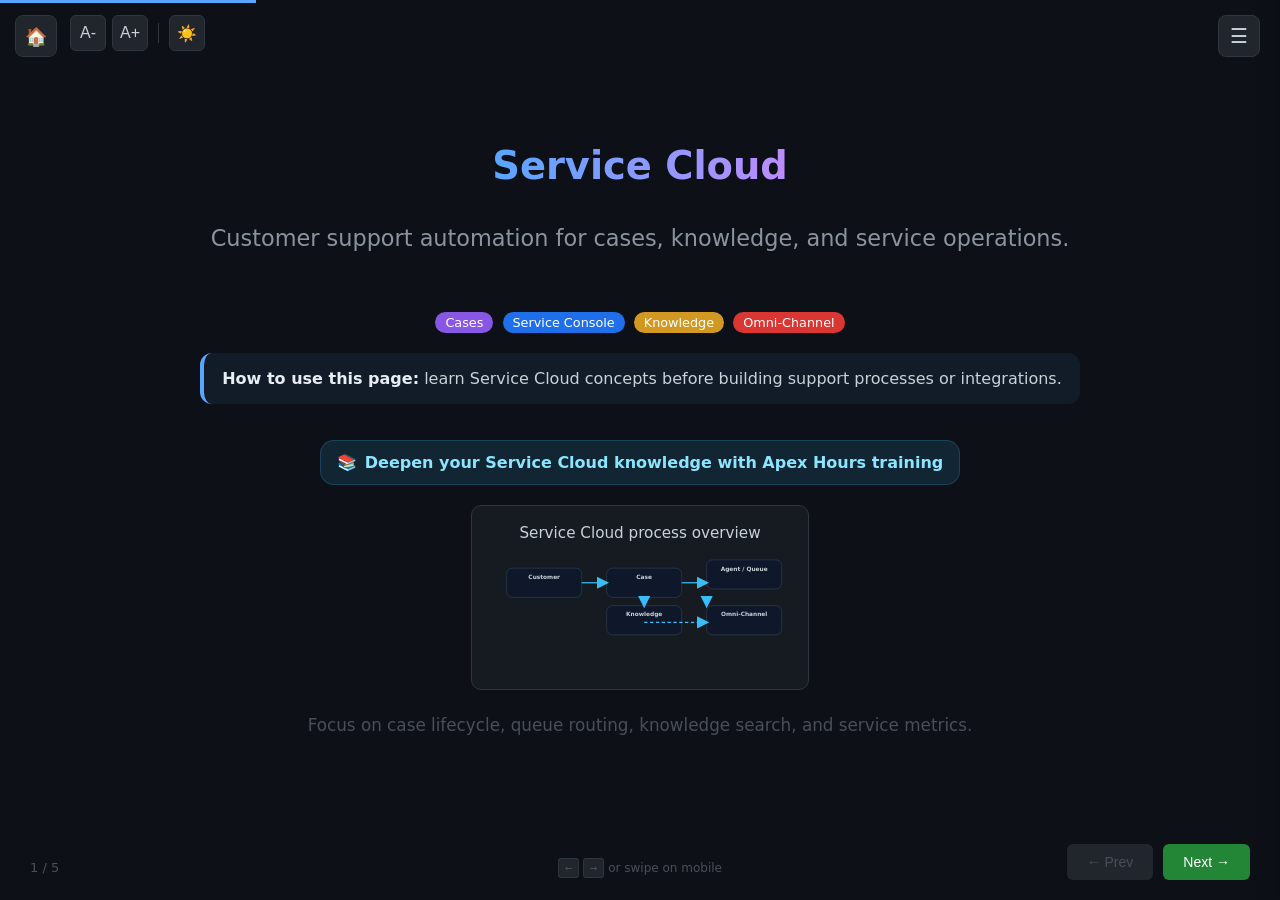
<file: service-cloud.html>
<!DOCTYPE html>
<html lang="en">
<head>
    <meta charset="UTF-8">
    <meta name="viewport" content="width=device-width, initial-scale=1.0, maximum-scale=5.0, user-scalable=yes">
    <title>Service Cloud - Salesforce Study Guide</title>
    <link rel="stylesheet" href="common.css">
    <style>
        .diagram-card { background: var(--bg-secondary); border: 1px solid var(--border); border-radius: var(--radius); padding: 18px; margin-top: 20px; }
        .diagram-card svg { width: 100%; height: auto; display: block; }
        .diagram-title { margin-bottom: 12px; color: var(--text-secondary); font-size: 0.95em; }
        .resource-link {
            display: inline-flex;
            align-items: center;
            gap: 8px;
            margin-top: 18px;
            padding: 12px 16px;
            border-radius: 14px;
            background: rgba(56,189,248,0.12);
            border: 1px solid rgba(56,189,248,0.2);
            color: #8be5ff;
            text-decoration: none;
            font-weight: 600;
        }
        .resource-link:hover {
            background: rgba(56,189,248,0.18);
            border-color: rgba(56,189,248,0.3);
        }
    </style>
</head>
<body data-page="service-cloud">
    <div class="mobile-top-bar"></div>
    <div class="progress" id="progress"></div>
    <div class="slide-num" id="slideNum"></div>
    <div class="keys-hint"><kbd>&larr;</kbd> <kbd>&rarr;</kbd> or swipe on mobile</div>

    <a href="index.html" class="home-btn" title="Back to Topics">&#x1F3E0;</a>

    <div class="toolbar" style="left: 70px;">
        <button onclick="changeFontSize(-1)" title="Decrease font" aria-label="Decrease font">A-</button>
        <button onclick="changeFontSize(1)" title="Increase font" aria-label="Increase font">A+</button>
        <span class="sep"></span>
        <button onclick="toggleTheme()" id="themeBtn" title="Toggle theme" aria-label="Toggle theme">&#x2600;&#xFE0F;</button>
    </div>

    <div class="deck" id="deck">
        <div class="slide" data-section="service-cloud">
            <div class="center">
                <h1 class="fade-in">Service Cloud</h1>
                <p class="fade-in delay-1" style="font-size: 1.4em; color: #8b949e; margin: 20px 0;">Customer support automation for cases, knowledge, and service operations.</p>
                <div class="fade-in delay-2" style="margin-top: 30px;">
                    <span class="badge purple" onclick="window.SlideEngine.goToSlide(1)" style="cursor:pointer;">Cases</span>
                    <span class="badge blue" onclick="window.SlideEngine.goToSlide(2)" style="cursor:pointer;">Service Console</span>
                    <span class="badge orange" onclick="window.SlideEngine.goToSlide(3)" style="cursor:pointer;">Knowledge</span>
                    <span class="badge red" onclick="window.SlideEngine.goToSlide(4)" style="cursor:pointer;">Omni-Channel</span>
                </div>
                <div class="note-box fade-in delay-3">
                    <strong>How to use this page:</strong> learn Service Cloud concepts before building support processes or integrations.
                </div>
                <a class="resource-link fade-in delay-4" href="https://www.apexhours.com/salesforce-service-cloud-training/" target="_blank" rel="noopener noreferrer">
                    <span>📚</span>
                    <span>Deepen your Service Cloud knowledge with Apex Hours training</span>
                </a>
                <div class="diagram-card fade-in delay-4">
                    <div class="diagram-title">Service Cloud process overview</div>
                    <svg viewBox="0 0 720 280" xmlns="http://www.w3.org/2000/svg" aria-hidden="true">
                        <defs>
                            <marker id="arrow2" markerWidth="10" markerHeight="10" refX="8" refY="5" orient="auto" markerUnits="strokeWidth">
                                <path d="M0,0 L10,5 L0,10 Z" fill="#38bdf8" />
                            </marker>
                        </defs>
                        <rect x="40" y="34" width="180" height="70" rx="14" fill="#0f172a" stroke="#445569"/>
                        <text x="130" y="60" fill="#c9d1d9" font-size="14" font-weight="700" text-anchor="middle">Customer</text>
                        <rect x="280" y="34" width="180" height="70" rx="14" fill="#0f172a" stroke="#445569"/>
                        <text x="370" y="60" fill="#c9d1d9" font-size="14" font-weight="700" text-anchor="middle">Case</text>
                        <rect x="520" y="14" width="180" height="70" rx="14" fill="#0f172a" stroke="#445569"/>
                        <text x="610" y="40" fill="#c9d1d9" font-size="14" font-weight="700" text-anchor="middle">Agent / Queue</text>
                        <path d="M220,69 L280,69" stroke="#38bdf8" stroke-width="3" marker-end="url(#arrow2)" />
                        <path d="M460,69 L520,69" stroke="#38bdf8" stroke-width="3" marker-end="url(#arrow2)" />
                        <rect x="280" y="124" width="180" height="70" rx="14" fill="#0f172a" stroke="#445569"/>
                        <text x="370" y="150" fill="#c9d1d9" font-size="14" font-weight="700" text-anchor="middle">Knowledge</text>
                        <path d="M370,104 L370,124" stroke="#38bdf8" stroke-width="3" marker-end="url(#arrow2)" />
                        <rect x="520" y="124" width="180" height="70" rx="14" fill="#0f172a" stroke="#445569"/>
                        <text x="610" y="150" fill="#c9d1d9" font-size="14" font-weight="700" text-anchor="middle">Omni-Channel</text>
                        <path d="M520,104 L520,124" stroke="#38bdf8" stroke-width="3" marker-end="url(#arrow2)" />
                        <path d="M370,164 L520,164" stroke="#38bdf8" stroke-width="3" stroke-dasharray="8 6" marker-end="url(#arrow2)" />
                    </svg>
                </div>
                <p class="fade-in delay-3" style="margin-top: 20px; color: #484f58;">Focus on case lifecycle, queue routing, knowledge search, and service metrics.</p>
            </div>
        </div>

        <div class="slide" data-section="service-cloud">
            <h2>Case Management Essentials</h2>
            <p style="margin-bottom:15px; color:#8b949e;">Cases track customer issues across support teams. Understand case statuses, priorities, record types, and queues.</p>
            <div class="two-col">
                <div>
                    <div class="card fade-in">
                        <h3>Case Object</h3>
                        <ul>
                            <li><strong>Subject / Description</strong> capture the issue.
                            <li><strong>Status</strong> tracks stage: New, Working, Escalated, Closed.
                            <li><strong>Priority</strong> indicates urgency.</li>
                            <li><strong>Case Owner</strong> handles assignment and routing.</li>
                        </ul>
                    </div>
                    <div class="card fade-in delay-1">
                        <h3>Support Processes</h3>
                        <ul>
                            <li>Case assignment rules route cases to queues or users.</li>
                            <li>Auto-response rules send immediate email replies.</li>
                            <li>Escalation rules create tasks or alerts for overdue cases.</li>
                            <li>Case teams give shared access to multiple agents.</li>
                        </ul>
                    </div>
                </div>
                <div>
                    <div class="card highlight fade-in delay-1">
                        <h3>Developer Notes</h3>
                        <ul>
                            <li>Use record-triggered flows for simple case automation.</li>
                            <li>Use Apex when logic spans multiple objects or external systems.</li>
                            <li>Respect case assignment and sharing model in automation.</li>
                        </ul>
                    </div>
                </div>
            </div>
        </div>

        <div class="slide" data-section="service-cloud">
            <h2>Service Console & Agent Productivity</h2>
            <p style="margin-bottom:15px; color:#8b949e;">The console is the main workspace for support agents. Know the key components and how they speed case work.</p>
            <div class="two-col">
                <div>
                    <div class="card fade-in">
                        <h3>Console Features</h3>
                        <ul>
                            <li>Tabbed workspaces let agents switch cases quickly.</li>
                            <li>Utility bar provides quick access to common tools.</li>
                            <li>Related records and quick actions appear on the same page.</li>
                        </ul>
                    </div>
                    <div class="card fade-in delay-1">
                        <h3>Useful Elements</h3>
                        <ul>
                            <li>Case Feed shows history, emails, and chatter updates.</li>
                            <li>Macros automate repetitive tasks.</li>
                            <li>Quick Text inserts pre-approved replies.</li>
                        </ul>
                    </div>
                </div>
                <div>
                    <div class="card highlight fade-in delay-2">
                        <h3>Implementation Tips</h3>
                        <ul>
                            <li>Use Lightning App Builder to customize the console layout.</li>
                            <li>Compact layouts improve data visibility on record headers.</li>
                            <li>Use global actions for high-value support tools (e.g., create case).</li>
                        </ul>
                    </div>
                </div>
            </div>
        </div>

        <div class="slide" data-section="service-cloud">
            <h2>Knowledge Management</h2>
            <p style="margin-bottom:15px; color:#8b949e;">Knowledge articles reduce case volume by giving agents and customers the right answers.</p>
            <div class="two-col">
                <div>
                    <div class="card fade-in">
                        <h3>Article Basics</h3>
                        <ul>
                            <li>Articles are grouped by data category and article type.</li>
                            <li>Use record types to define different article structures.</li>
                            <li>Publish articles in draft, review, or published status.</li>
                        </ul>
                    </div>
                    <div class="card fade-in delay-1">
                        <h3>Search & Access</h3>
                        <ul>
                            <li>Knowledge search uses keywords and categories.</li>
                            <li>Data categories control article visibility by profile.</li>
                            <li>Article actions include translate, archive, and publish.</li>
                        </ul>
                    </div>
                </div>
                <div>
                    <div class="card highlight fade-in delay-2">
                        <h3>Developer Notes</h3>
                        <ul>
                            <li>Use article types for structured knowledge content.</li>
                            <li>Keep article versions clean and archive outdated content.</li>
                            <li>Use Experience Cloud for customer-facing knowledge portals.</li>
                        </ul>
                    </div>
                </div>
            </div>
        </div>

        <div class="slide" data-section="service-cloud">
            <h2>Omni-Channel & Routing</h2>
            <p style="margin-bottom:15px; color:#8b949e;">Omni-Channel routes work items to available agents. It is the backbone of modern service operations.</p>
            <div class="two-col">
                <div>
                    <div class="card fade-in">
                        <h3>Omni-Channel Basics</h3>
                        <ul>
                            <li>Work items include cases, chats, leads, and custom objects.</li>
                            <li>Presence statuses indicate agent availability.</li>
                            <li>Routing configurations determine who receives work.</li>
                        </ul>
                    </div>
                    <div class="card fade-in delay-1">
                        <h3>Queue & Skill-Based Routing</h3>
                        <ul>
                            <li>Queues hold work items until an agent accepts them.</li>
                            <li>Skills let you route to agents with special expertise.</li>
                            <li>Capacity models control how many items an agent can handle.</li>
                        </ul>
                    </div>
                </div>
                <div>
                    <div class="card highlight fade-in delay-2">
                        <h3>Service Cloud Best Practices</h3>
                        <ul>
                            <li>Start with simple queue-based routing, then refine with skills.</li>
                            <li>Use service goals for response time and remaining work.
                            </li>
                            <li>Test Omni-Channel in a sandbox before production rollout.</li>
                        </ul>
                    </div>
                </div>
            </div>
        </div>
    </div>

    <button class="menu-btn" id="menuBtn" onclick="toggleMenu()" title="Table of Contents">&#x2630;</button>
    <div class="menu-overlay" id="menuOverlay" onclick="toggleMenu()"></div>
    <div class="slide-menu" id="slideMenu">
        <input type="text" class="slide-menu-search" id="menuSearch" placeholder="Search slides..." oninput="filterMenu(this.value)">
        <div id="menuItems"></div>
    </div>

    <div class="nav">
        <button id="prevBtn" onclick="prevSlide()" aria-label="Previous">&larr; Prev</button>
        <button id="nextBtn" onclick="nextSlide()" aria-label="Next">Next &rarr;</button>
    </div>

    <script src="slides.js"></script>
</body>
</html>
</file>
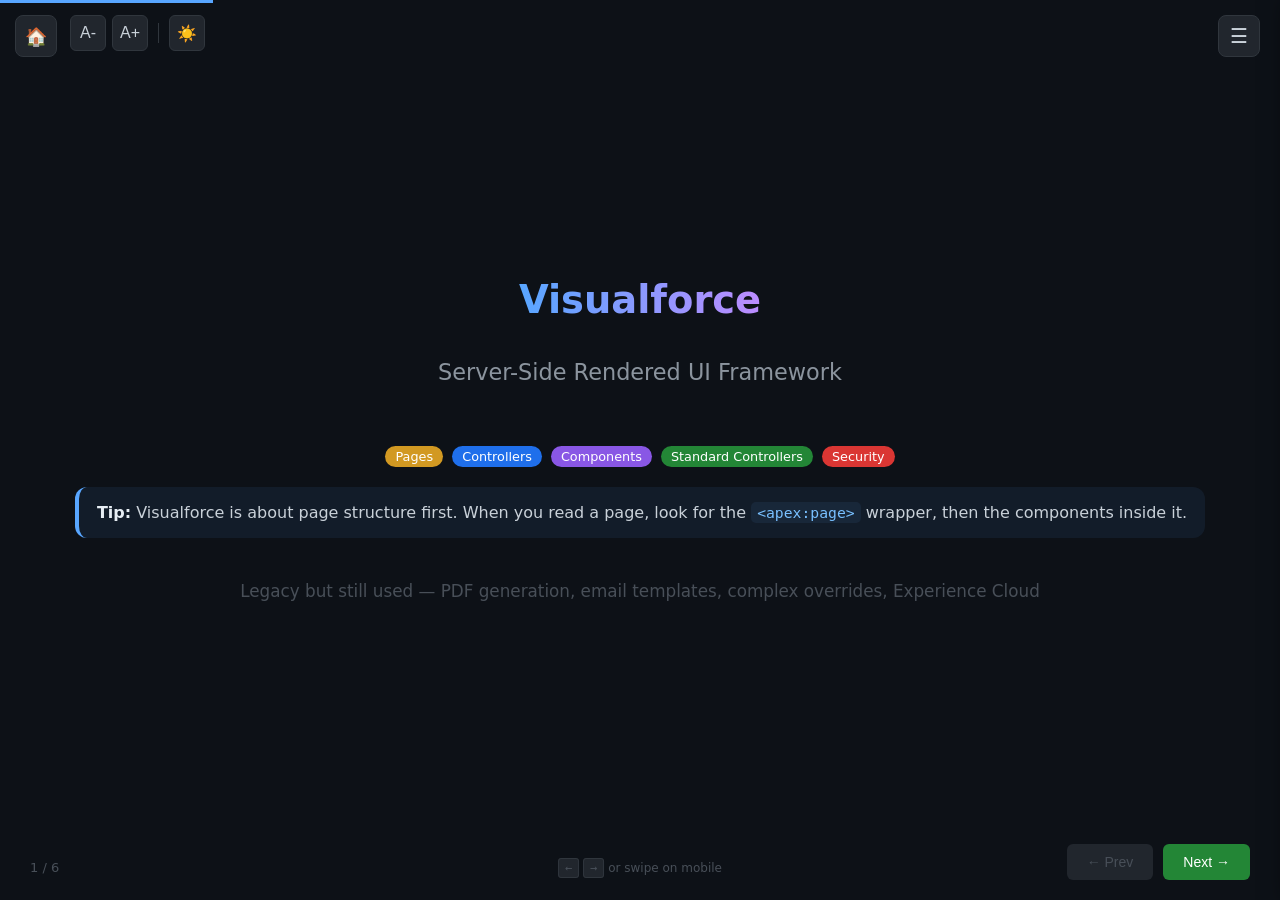
<file: visualforce.html>
﻿<!DOCTYPE html>
<html lang="en">
<head>
    <meta charset="UTF-8">
    <meta name="viewport" content="width=device-width, initial-scale=1.0, maximum-scale=5.0, user-scalable=yes">
    <title>Visualforce - Salesforce Study Guide</title>
    <link rel="stylesheet" href="common.css">
</head>
<body data-page="visualforce">
    <div class="mobile-top-bar"></div>
    <div class="progress" id="progress"></div>
    <div class="slide-num" id="slideNum"></div>
    <div class="keys-hint"><kbd>&larr;</kbd> <kbd>&rarr;</kbd> or swipe on mobile</div>

    <!-- Home button -->
    <a href="index.html" class="home-btn" title="Back to Topics">&#x1F3E0;</a>

    <!-- Toolbar -->
    <div class="toolbar" style="left: 70px;">
        <button onclick="changeFontSize(-1)" title="Decrease font" aria-label="Decrease font">A-</button>
        <button onclick="changeFontSize(1)" title="Increase font" aria-label="Increase font">A+</button>
        <span class="sep"></span>
        <button onclick="toggleTheme()" id="themeBtn" title="Toggle theme" aria-label="Toggle theme">&#x2600;&#xFE0F;</button>
    </div>

    <div class="deck" id="deck">
        <!-- SECTION 10: VISUALFORCE -->
        <!-- ================================================== -->

        <!-- VF SLIDE 1: Introduction -->
        <div class="slide" data-section="visualforce">
            <div class="center">
                <h1 class="fade-in">Visualforce</h1>
                <p class="fade-in delay-1" style="font-size: 1.4em; color: #8b949e; margin: 20px 0;">Server-Side Rendered UI Framework</p>
                <div class="fade-in delay-2" style="margin-top: 30px;">
                    <span class="badge orange">Pages</span>
                    <span class="badge blue">Controllers</span>
                    <span class="badge purple">Components</span>
                    <span class="badge">Standard Controllers</span>
                    <span class="badge red">Security</span>
                </div>
                <div class="note-box fade-in delay-3">
                    <strong>Tip:</strong> Visualforce is about page structure first. When you read a page, look for the <code>&lt;apex:page&gt;</code> wrapper, then the components inside it.
                </div>
                <p class="fade-in delay-3" style="margin-top: 20px; color: #484f58;">Legacy but still used — PDF generation, email templates, complex overrides, Experience Cloud</p>
            </div>
        </div>

        <!-- VF SLIDE 2: Syntax First, Then Example -->
        <div class="slide" data-section="visualforce">
            <h2>Syntax First, Then Example</h2>
            <p style="margin-bottom:15px; color:#8b949e;">Visualforce feels easier once you remember the basic page structure. Start with the page tag, then add the markup and controller binding.</p>
            <div class="two-col">
                <div>
                    <div class="card fade-in">
                        <h3>Visualforce page structure</h3>
<pre><code>&lt;apex:page standardController="Account"&gt;
    &lt;apex:pageBlock title="Account Details"&gt;
        &lt;apex:outputField value="{!Account.Name}"/&gt;
    &lt;/apex:pageBlock&gt;
&lt;/apex:page&gt;</code></pre>
                        <p style="margin-top:8px; color:#8b949e;">The page starts with apex:page, then you place sections and fields inside it.</p>
                    </div>
                </div>
                <div>
                    <div class="card fade-in delay-1">
                        <h3>Expression syntax pattern</h3>
<pre><code>{!Account.Name}
{!Account.Contacts.size}
{!IF(condition, 'Yes', 'No')}</code></pre>
                        <p style="margin-top:8px; color:#8b949e;">Remember that Visualforce expressions use {! ... } and that they bind data from the page or controller.</p>
                    </div>
                </div>
            </div>
        </div>

        <!-- VF SLIDE 3: Fundamentals -->
        <div class="slide" data-section="visualforce">
            <h2>Visualforce Fundamentals</h2>
            <p style="margin-bottom:15px; color:#8b949e;">Visualforce is a tag-based markup language similar to HTML/JSP. Pages run on the Salesforce server and render HTML to the browser. Still relevant for PDF generation, email templates, and legacy maintenance.</p>
            <div class="two-col">
                <div>
                    <div class="card fade-in">
                        <h3>Your First Visualforce Page</h3>
<pre><code>&lt;apex:page standardController="Account"&gt;
    &lt;apex:pageBlock title="Account Details"&gt;
        &lt;apex:pageBlockSection columns="2"&gt;
            &lt;apex:outputField value="{!Account.Name}"/&gt;
            &lt;apex:outputField value="{!Account.Industry}"/&gt;
            &lt;apex:outputField value="{!Account.Phone}"/&gt;
            &lt;apex:outputField value="{!Account.AnnualRevenue}"/&gt;
        &lt;/apex:pageBlockSection&gt;
    &lt;/apex:pageBlock&gt;

    &lt;!-- Related Contacts --&gt;
    &lt;apex:pageBlock title="Contacts"&gt;
        &lt;apex:pageBlockTable value="{!Account.Contacts}" var="c"&gt;
            &lt;apex:column value="{!c.FirstName}"/&gt;
            &lt;apex:column value="{!c.LastName}"/&gt;
            &lt;apex:column value="{!c.Email}"/&gt;
        &lt;/apex:pageBlockTable&gt;
    &lt;/apex:pageBlock&gt;
&lt;/apex:page&gt;</code></pre>
                        <p style="margin-top:8px;"><small>Access at: <code>/apex/PageName?id=001XX000003ABC</code></small></p>
                    </div>
                    <div class="card fade-in delay-2">
                        <h3>VF vs LWC — When to Use VF</h3>
                        <table>
                            <tr><th>Use Visualforce For</th><th>Use LWC For</th></tr>
                            <tr><td>PDF generation (renderAs="pdf")</td><td>Modern interactive UI</td></tr>
                            <tr><td>Email templates (rich HTML)</td><td>Record pages & app builder</td></tr>
                            <tr><td>Complex page overrides (legacy)</td><td>Mobile & tablet apps</td></tr>
                            <tr><td>Inline editing pages</td><td>Real-time reactive UX</td></tr>
                            <tr><td>Sites/Experience Cloud (legacy)</td><td>Modern Experience Cloud</td></tr>
                        </table>
                    </div>
                </div>
                <div>
                    <div class="card highlight fade-in delay-1">
                        <h3>Architecture</h3>
<pre><code>// How VF works:
// 1. Browser requests /apex/MyPage?id=001XX
// 2. Server finds the VF page markup
// 3. Server calls the Controller to get data
// 4. Server renders HTML (server-side!)
// 5. HTML sent to browser (no client JS needed)

// Key difference from LWC:
// VF = Server-rendered (like PHP/JSP)
// LWC = Client-rendered (like React/Angular)

// Expression syntax: {!expression}
{!Account.Name}              // Field value
{!Account.Contacts.size}     // Collection size
{!YEAR(TODAY())}             // Formula function
{!IF(isAdmin, 'Yes', 'No')} // Conditional
{!URLFOR($Resource.MyZip, 'img/logo.png')} // Static resource</code></pre>
                    </div>
                    <div class="card fade-in delay-2">
                        <h3>Key Components Reference</h3>
                        <table>
                            <tr><th>Component</th><th>Purpose</th></tr>
                            <tr><td><code>apex:page</code></td><td>Top-level container (required)</td></tr>
                            <tr><td><code>apex:pageBlock</code></td><td>Styled section with header</td></tr>
                            <tr><td><code>apex:form</code></td><td>HTML form for input</td></tr>
                            <tr><td><code>apex:inputField</code></td><td>Auto-renders correct input type</td></tr>
                            <tr><td><code>apex:outputField</code></td><td>Display field (formatted)</td></tr>
                            <tr><td><code>apex:pageBlockTable</code></td><td>Data table with auto-columns</td></tr>
                            <tr><td><code>apex:commandButton</code></td><td>Button that calls controller</td></tr>
                            <tr><td><code>apex:actionFunction</code></td><td>JS-callable Apex method</td></tr>
                            <tr><td><code>apex:repeat</code></td><td>Loop/iteration in markup</td></tr>
                        </table>
                    </div>
                </div>
            </div>
        </div>

        <!-- VF SLIDE 3: Controllers -->
        <div class="slide" data-section="visualforce">
            <h2>Visualforce Controllers</h2>
            <p style="margin-bottom:15px; color:#8b949e;">Controllers provide data and handle actions. Choose between Standard, Custom, and Extensions based on your needs.</p>
            <div class="two-col">
                <div>
                    <div class="card fade-in">
                        <h3>Standard Controller (Zero Code)</h3>
<pre><code>&lt;!-- Uses built-in Account controller --&gt;
&lt;apex:page standardController="Account"&gt;
    &lt;!-- Automatically gets record from URL ?id=xxx --&gt;
    &lt;p&gt;{!Account.Name}&lt;/p&gt;
    
    &lt;!-- Built-in actions: --&gt;
    &lt;apex:form&gt;
        &lt;apex:commandButton action="{!save}" value="Save"/&gt;
        &lt;apex:commandButton action="{!edit}" value="Edit"/&gt;
        &lt;apex:commandButton action="{!delete}" value="Delete"/&gt;
        &lt;apex:commandButton action="{!cancel}" value="Cancel"/&gt;
    &lt;/apex:form&gt;
&lt;/apex:page&gt;

&lt;!-- Standard List Controller (for list views) --&gt;
&lt;apex:page standardController="Account" recordSetVar="accounts"&gt;
    &lt;apex:pageBlockTable value="{!accounts}" var="a"&gt;
        &lt;apex:column value="{!a.Name}"/&gt;
    &lt;/apex:pageBlockTable&gt;
    &lt;!-- Built-in pagination: --&gt;
    &lt;apex:commandLink action="{!next}" value="Next"/&gt;
    &lt;apex:commandLink action="{!previous}" value="Prev"/&gt;
&lt;/apex:page&gt;</code></pre>
                    </div>
                </div>
                <div>
                    <div class="card fade-in delay-1">
                        <h3>Custom Controller (Full Control)</h3>
<pre><code>&lt;!-- Page references the controller --&gt;
&lt;apex:page controller="AccountSearchController"&gt;
    &lt;apex:form&gt;
        &lt;apex:inputText value="{!searchTerm}"/&gt;
        &lt;apex:commandButton value="Search" 
                           action="{!doSearch}"
                           reRender="results"/&gt;
    &lt;/apex:form&gt;
    &lt;apex:outputPanel id="results"&gt;
        &lt;apex:pageBlockTable value="{!results}" var="a"&gt;
            &lt;apex:column value="{!a.Name}"/&gt;
        &lt;/apex:pageBlockTable&gt;
    &lt;/apex:outputPanel&gt;
&lt;/apex:page&gt;</code></pre>
<pre><code>// Apex Controller class
public with sharing class AccountSearchController {
    public String searchTerm { get; set; }
    public List&lt;Account&gt; results { get; set; }
    
    public AccountSearchController() {
        results = new List&lt;Account&gt;();
    }
    
    public void doSearch() {
        String term = '%' + String.escapeSingleQuotes(searchTerm) + '%';
        results = [SELECT Name, Industry, Phone
                   FROM Account 
                   WHERE Name LIKE :term
                   LIMIT 50];
    }
    
    // Page navigation
    public PageReference goToRecord() {
        return new PageReference('/' + selectedId);
    }
}</code></pre>
                    </div>
                </div>
            </div>
        </div>

        <!-- VF SLIDE 4: Controller Extensions & Advanced -->
        <div class="slide" data-section="visualforce">
            <h2>Controller Extensions & Advanced Patterns</h2>
            <div class="two-col">
                <div>
                    <div class="card fade-in">
                        <h3>Controller Extension (Best of Both)</h3>
<pre><code>&lt;!-- Gets standard controller + custom logic --&gt;
&lt;apex:page standardController="Account" 
           extensions="AccountExtension"&gt;
    &lt;p&gt;{!Account.Name}&lt;/p&gt;
    &lt;p&gt;Custom Data: {!relatedOpportunityCount}&lt;/p&gt;
    &lt;apex:commandButton value="Custom Action" 
                       action="{!doCustomAction}"/&gt;
&lt;/apex:page&gt;</code></pre>
<pre><code>// Extension class — augments standard controller
public with sharing class AccountExtension {
    private final Account acct;
    
    // MUST have this constructor signature
    public AccountExtension(ApexPages.StandardController std) {
        this.acct = (Account) std.getRecord();
    }
    
    public Integer getRelatedOpportunityCount() {
        return [SELECT COUNT() FROM Opportunity 
                WHERE AccountId = :acct.Id];
    }
    
    public PageReference doCustomAction() {
        // Custom logic here
        acct.Status__c = 'Reviewed';
        update acct;
        ApexPages.addMessage(new ApexPages.Message(
            ApexPages.Severity.CONFIRM, 'Account reviewed!'));
        return null; // Stay on same page
    }
}</code></pre>
                    </div>
                </div>
                <div>
                    <div class="card fade-in delay-1">
                        <h3>PDF Generation (VF's Killer Feature)</h3>
<pre><code>&lt;!-- Render entire page as PDF --&gt;
&lt;apex:page standardController="Account" 
           renderAs="pdf" 
           applyBodyTag="false"&gt;
    &lt;head&gt;
        &lt;style&gt;
            body { font-family: Arial, sans-serif; }
            .header { background: #003366; color: white; 
                      padding: 20px; }
            table { width: 100%; border-collapse: collapse; }
            td { border: 1px solid #ddd; padding: 8px; }
        &lt;/style&gt;
    &lt;/head&gt;
    &lt;body&gt;
        &lt;div class="header"&gt;
            &lt;h1&gt;Invoice: {!Account.Name}&lt;/h1&gt;
            &lt;p&gt;Date: {!TODAY()}&lt;/p&gt;
        &lt;/div&gt;
        &lt;table&gt;
            &lt;apex:repeat value="{!Account.Opportunities}" var="opp"&gt;
                &lt;tr&gt;
                    &lt;td&gt;{!opp.Name}&lt;/td&gt;
                    &lt;td&gt;{!opp.Amount}&lt;/td&gt;
                &lt;/tr&gt;
            &lt;/apex:repeat&gt;
        &lt;/table&gt;
    &lt;/body&gt;
&lt;/apex:page&gt;

// Generate PDF from Apex:
PageReference pdf = Page.InvoicePdf;
pdf.getParameters().put('id', accountId);
Blob pdfBlob = pdf.getContentAsPDF();</code></pre>
                    </div>
                    <div class="card highlight fade-in delay-2">
                        <h3>VF Security Essentials</h3>
                        <ul>
                            <li><strong>CRUD/FLS</strong> — Standard controller respects automatically; custom controller must check manually</li>
                            <li><strong>XSS Prevention</strong> — Use <code>{!HTMLENCODE(value)}</code> or <code>{!JSENCODE(value)}</code> for user input</li>
                            <li><strong>CSRF</strong> — Built-in ViewState token protects forms automatically</li>
                            <li><strong>Sharing</strong> — Custom controllers should use <code>with sharing</code></li>
                            <li><strong>Output Encoding</strong> — <code>&lt;apex:outputText escape="true"/&gt;</code> (default)</li>
                        </ul>
                    </div>
                </div>
            </div>
        </div>

        <!-- VF SLIDE 5: Visualforce in Lightning -->
        <div class="slide" data-section="visualforce">
            <h2>Visualforce in Lightning Experience</h2>
            <p style="margin-bottom:15px; color:#8b949e;">VF pages can still run in Lightning but with limitations. Know how to embed them and when to migrate.</p>
            <div class="two-col">
                <div>
                    <div class="card fade-in">
                        <h3>Embedding VF in Lightning</h3>
<pre><code>&lt;!-- 1. VF page must opt-in to Lightning --&gt;
&lt;apex:page lightningStylesheets="true"&gt;
    &lt;!-- Gets SLDS styling automatically --&gt;
&lt;/apex:page&gt;

&lt;!-- 2. Place on Lightning page via App Builder --&gt;
&lt;!-- Drag "Visualforce" component --&gt;
&lt;!-- Select your page, set height --&gt;

&lt;!-- 3. VF in Lightning Tab --&gt;
&lt;!-- Setup → Tabs → Visualforce Tabs --&gt;

&lt;!-- 4. VF as Quick Action --&gt;
&lt;!-- Object → Buttons &amp; Actions → New Action --&gt;
&lt;!-- Type: Visualforce, select page --&gt;

&lt;!-- 5. Communication: VF → Lightning --&gt;
&lt;script&gt;
    // Fire Lightning event from VF
    var lexOrigin = 'https://myDomain.lightning.force.com';
    parent.postMessage({
        type: 'recordUpdated',
        recordId: '{!Account.Id}'
    }, lexOrigin);
&lt;/script&gt;</code></pre>
                    </div>
                </div>
                <div>
                    <div class="card highlight fade-in delay-1">
                        <h3>VF Limitations in Lightning</h3>
                        <ul>
                            <li><strong>iFrame</strong> — VF pages render inside an iframe (limited communication)</li>
                            <li><strong>No $A</strong> — Aura framework not available in VF</li>
                            <li><strong>JavaScript remoting</strong> — Still works but prefer LWC</li>
                            <li><strong>ViewState limit</strong> — 170KB (watch complex pages)</li>
                            <li><strong>No shadow DOM</strong> — CSS leaks possible</li>
                            <li><strong>Mobile</strong> — Limited mobile support vs LWC</li>
                        </ul>
                    </div>
                    <div class="card fade-in delay-2">
                        <h3>Migration Path: VF → LWC</h3>
                        <table>
                            <tr><th>VF Pattern</th><th>LWC Equivalent</th></tr>
                            <tr><td><code>apex:inputField</code></td><td><code>lightning-input-field</code></td></tr>
                            <tr><td><code>apex:pageBlockTable</code></td><td><code>lightning-datatable</code></td></tr>
                            <tr><td><code>apex:commandButton</code></td><td><code>lightning-button</code> + handler</td></tr>
                            <tr><td><code>apex:actionFunction</code></td><td>imperative Apex call</td></tr>
                            <tr><td><code>{!field}</code> merge</td><td><code>{property}</code> binding</td></tr>
                            <tr><td><code>reRender</code></td><td>Reactive properties (automatic)</td></tr>
                            <tr><td>ViewState</td><td>Not needed (client-side state)</td></tr>
                            <tr><td>Controller getter</td><td>@wire / imperative Apex</td></tr>
                        </table>
                    </div>
                </div>
            </div>
        </div>


        <!-- ================================================== -->
    </div> <!-- end .deck -->

    <!-- Menu button + Slide Menu -->
    <button class="menu-btn" id="menuBtn" onclick="toggleMenu()" title="Table of Contents">&#x2630;</button>
    <div class="menu-overlay" id="menuOverlay" onclick="toggleMenu()"></div>
    <div class="slide-menu" id="slideMenu">
        <input type="text" class="slide-menu-search" id="menuSearch" placeholder="Search slides..." oninput="filterMenu(this.value)">
        <div id="menuItems"></div>
    </div>

    <!-- Navigation -->
    <div class="nav">
        <button id="prevBtn" onclick="prevSlide()" aria-label="Previous">&larr; Prev</button>
        <button id="nextBtn" onclick="nextSlide()" aria-label="Next">Next &rarr;</button>
    </div>

    <script src="slides.js"></script>
</body>
</html>
</file>
<file: common.css>
/* ===== COMMON STYLES - Salesforce Study Guide ===== */
/* Mobile-first, modern, responsive design */

* { margin: 0; padding: 0; box-sizing: border-box; }

:root {
    --bg-primary: #0d1117;
    --bg-secondary: #161b22;
    --bg-card: #161b22;
    --border: #30363d;
    --text-primary: #e6edf3;
    --text-secondary: #c9d1d9;
    --text-muted: #8b949e;
    --text-dim: #484f58;
    --accent-blue: #58a6ff;
    --accent-green: #238636;
    --accent-green-hover: #2ea043;
    --accent-purple: #bc8cff;
    --accent-orange: #f0883e;
    --accent-red: #da3633;
    --nav-bg: linear-gradient(transparent, #0d1117 30%);
    --font-main: 'Segoe UI', system-ui, -apple-system, sans-serif;
    --font-code: 'Cascadia Code', 'Fira Code', 'JetBrains Mono', monospace;
    --radius: 10px;
    --radius-sm: 6px;
    --radius-lg: 16px;
}

body {
    font-family: var(--font-main);
    background: var(--bg-primary);
    color: var(--text-primary);
    overflow: hidden;
    -webkit-text-size-adjust: 100%;
    -webkit-tap-highlight-color: transparent;
}
button, a {
    touch-action: manipulation;
}

/* ===== SLIDE CONTAINER ===== */
.deck { width: 100vw; height: 100vh; position: relative; }
.slide {
    width: 100%; height: 100%;
    position: absolute; top: 0; left: 0;
    display: none;
    padding: 40px 60px;
    overflow-y: auto;
    scroll-behavior: smooth;
    -webkit-overflow-scrolling: touch;
}
.slide.active { display: flex; flex-direction: column; }

/* ===== NAVIGATION ===== */
.nav {
    position: fixed; bottom: 20px; right: 30px;
    z-index: 100; display: flex; gap: 10px;
}
.nav button {
    background: var(--accent-green); border: none;
    color: #fff; padding: 10px 20px;
    border-radius: var(--radius-sm); cursor: pointer;
    font-size: 14px; font-weight: 500;
    transition: all 0.2s;
}
.nav button:hover { background: var(--accent-green-hover); transform: translateY(-1px); }
.nav button:active { transform: scale(0.95); }
.nav button:disabled { background: #21262d; color: var(--text-dim); cursor: not-allowed; transform: none; }

.progress { position: fixed; top: 0; left: 0; height: 3px; background: var(--accent-blue); transition: width 0.3s; z-index: 100; }
.slide-num { position: fixed; bottom: 25px; left: 30px; font-size: 13px; color: var(--text-dim); z-index: 100; }

/* ===== TYPOGRAPHY ===== */
h1 {
    font-size: 2.4em; margin-bottom: 10px;
    background: linear-gradient(90deg, #58a6ff, #bc8cff);
    -webkit-background-clip: text; -webkit-text-fill-color: transparent;
    background-clip: text;
}
h2 { font-size: 1.8em; margin-bottom: 20px; color: var(--accent-blue); }
h3 { font-size: 1.3em; color: var(--accent-purple); margin: 15px 0 8px; }
p, li { font-size: 1.05em; line-height: 1.85; color: var(--text-secondary); margin-bottom: 16px; }
ul { padding-left: 22px; margin-bottom: 18px; }
li { margin: 8px 0; }
code {
    background: rgba(88,166,255,0.08); padding: 2px 6px;
    border-radius: 5px; font-family: var(--font-code);
    font-size: 0.92em; color: #79c0ff;
}
pre {
    background: rgba(31,38,45,0.95); padding: 18px 22px;
    border-radius: 12px; overflow-x: auto; margin: 18px 0;
    border: 1px solid rgba(88,166,255,0.18);
    line-height: 1.8;
}
pre code {
    padding: 0; background: none;
    font-size: 0.92em; line-height: 1.8; color: var(--text-primary);
}
.note-box {
    background: rgba(88,166,255,0.08);
    border-left: 4px solid var(--accent-blue);
    padding: 16px 18px;
    border-radius: 12px;
    margin: 18px 0;
    color: var(--text-secondary);
}
.memory-tip {
    display: block;
    background: rgba(35,134,54,0.12);
    border-left: 4px solid var(--accent-green);
    padding: 14px 18px;
    border-radius: 12px;
    margin: 16px 0;
    color: var(--text-secondary);
}
.note-box strong, .memory-tip strong { color: var(--text-primary); }

/* ===== SYNTAX HIGHLIGHTING ===== */
.hljs-keyword { color: #ff7b72; }
.hljs-string { color: #a5d6ff; }
.hljs-comment { color: #8b949e; font-style: italic; }
.hljs-function { color: #d2a8ff; }
.hljs-class { color: #f0883e; }
.hljs-decorator { color: #79c0ff; font-weight: bold; }
.hljs-number { color: #79c0ff; }
.hljs-operator { color: #ff7b72; }
.hljs-tag { color: #7ee787; }
.hljs-attr { color: #79c0ff; }
.hljs-built-in { color: #ffa657; }
.hljs-variable { color: #ffa657; }
.hljs-template { color: #a5d6ff; }
.hljs-punctuation { color: #c9d1d9; }

/* ===== LAYOUT HELPERS ===== */
.two-col { display: grid; grid-template-columns: 1fr 1fr; gap: 40px; flex: 1; align-items: start; }
.three-col { display: grid; grid-template-columns: 1fr 1fr 1fr; gap: 20px; }
.center { display: flex; flex-direction: column; align-items: center; justify-content: center; text-align: center; flex: 1; }
.card { background: var(--bg-card); border: 1px solid var(--border); border-radius: var(--radius); padding: 20px; margin: 8px 0; }
.card.highlight { border-color: var(--accent-blue); }
.badge { display: inline-block; background: var(--accent-green); color: #fff; padding: 3px 10px; border-radius: 12px; font-size: 0.8em; margin: 2px; }
.badge.blue { background: #1f6feb; }
.badge.purple { background: #8957e5; }
.badge.orange { background: #d29922; }
.badge.red { background: #da3633; }
table { width: 100%; border-collapse: collapse; margin: 10px 0; font-size: 0.95em; }
th { background: var(--bg-secondary); color: var(--accent-blue); padding: 10px; text-align: left; border-bottom: 2px solid var(--border); }
td { padding: 8px 10px; border-bottom: 1px solid #21262d; }
tr:hover td { background: var(--bg-secondary); }

/* ===== ANIMATIONS ===== */
.flow-diagram { position: relative; width: 100%; flex: 1; min-height: 300px; }
.flow-box {
    position: absolute; background: var(--bg-secondary);
    border: 2px solid var(--border); border-radius: var(--radius);
    padding: 12px 18px; font-size: 0.9em; text-align: center;
    transition: all 0.5s ease; opacity: 0; transform: translateY(20px);
}
.flow-box.visible { opacity: 1; transform: translateY(0); }
.flow-box.active { border-color: var(--accent-blue); box-shadow: 0 0 15px rgba(88,166,255,0.3); }
.flow-box.green { border-color: #238636; }
.flow-box.purple { border-color: #8957e5; }
.flow-box.orange { border-color: #d29922; }

.arrow { position: absolute; opacity: 0; transition: opacity 0.5s ease 0.3s; }
.arrow.visible { opacity: 1; }
.arrow svg { overflow: visible; }

.anim-step { opacity: 0; transform: translateX(-20px); transition: all 0.4s ease; }
.anim-step.visible { opacity: 1; transform: translateX(0); }

.data-packet {
    position: absolute; width: 12px; height: 12px; border-radius: 50%;
    background: var(--accent-blue); opacity: 0;
    box-shadow: 0 0 10px rgba(88,166,255,0.6);
}
.data-packet.moving { animation: movePacket 1.5s ease-in-out forwards; }
.data-packet.event { background: #238636; box-shadow: 0 0 10px rgba(35,134,54,0.6); }

@keyframes movePacket { 0% { opacity: 1; } 50% { opacity: 1; } 100% { opacity: 0; } }
@keyframes pulse { 0%,100% { transform: scale(1); } 50% { transform: scale(1.05); } }
.pulse { animation: pulse 2s infinite; }
@keyframes fadeInUp { from { opacity:0; transform:translateY(30px); } to { opacity:1; transform:translateY(0); } }
.fade-in { animation: fadeInUp 0.6s ease forwards; }
.delay-1 { animation-delay: 0.2s; opacity: 0; }
.delay-2 { animation-delay: 0.4s; opacity: 0; }
.delay-3 { animation-delay: 0.6s; opacity: 0; }
.delay-4 { animation-delay: 0.8s; opacity: 0; }
.delay-5 { animation-delay: 1.0s; opacity: 0; }

/* Interactive animation controls */
.anim-controls { display: flex; gap: 8px; margin: 10px 0; }
.anim-btn { background: #21262d; border: 1px solid var(--border); color: var(--text-secondary); padding: 6px 14px; border-radius: var(--radius-sm); cursor: pointer; font-size: 0.85em; }
.anim-btn:hover { background: #30363d; }
.anim-btn.active { background: #1f6feb; border-color: var(--accent-blue); }

/* Keyboard hint */
.keys-hint { position: fixed; bottom: 25px; left: 50%; transform: translateX(-50%); font-size: 12px; color: var(--text-dim); }
.keys-hint kbd { background: #21262d; border: 1px solid var(--border); padding: 2px 6px; border-radius: 3px; }

/* ===== SLIDE MENU (Table of Contents) ===== */
.menu-btn {
    position: fixed; top: 15px; right: 20px; z-index: 200;
    background: #21262d; border: 1px solid var(--border);
    color: var(--text-secondary); width: 42px; height: 42px;
    border-radius: 8px; cursor: pointer; font-size: 20px;
    display: flex; align-items: center; justify-content: center;
    transition: all 0.2s;
}
.menu-btn:hover { background: #30363d; border-color: var(--accent-blue); }
.menu-btn.active { background: #1f6feb; border-color: var(--accent-blue); color: #fff; }
.slide-menu {
    position: fixed; top: 0; right: -360px; width: 350px;
    max-width: 85vw; height: 100vh; background: var(--bg-secondary);
    border-left: 1px solid var(--border); z-index: 190;
    transition: right 0.3s ease; overflow-y: auto;
    padding: 60px 0 20px; box-shadow: -5px 0 20px rgba(0,0,0,0.5);
}
.slide-menu.open { right: 0; }
.slide-menu-search {
    width: calc(100% - 30px); margin: 0 15px 12px;
    padding: 10px 14px; background: var(--bg-primary);
    border: 1px solid var(--border); border-radius: var(--radius-sm);
    color: var(--text-primary); font-size: 14px; outline: none;
}
.slide-menu-search:focus { border-color: var(--accent-blue); }
.slide-menu-search::placeholder { color: var(--text-dim); }
.menu-section { padding: 8px 15px 4px; font-size: 11px; text-transform: uppercase; letter-spacing: 1px; color: var(--accent-blue); font-weight: 600; margin-top: 8px; }
.menu-item { display: flex; align-items: center; padding: 8px 15px 8px 20px; cursor: pointer; color: var(--text-secondary); font-size: 13px; transition: background 0.15s; border-left: 3px solid transparent; }
.menu-item:hover { background: #21262d; border-left-color: #30363d; }
.menu-item.active { background: #1f6feb22; border-left-color: var(--accent-blue); color: var(--accent-blue); }
.menu-item-num { color: var(--text-dim); font-size: 11px; min-width: 24px; margin-right: 6px; }
.menu-overlay { position: fixed; inset: 0; background: rgba(0,0,0,0.4); z-index: 180; display: none; }
.menu-overlay.open { display: block; }

/* ===== TOOLBAR (font size + theme) ===== */
.toolbar {
    position: fixed; top: 15px; left: 15px; z-index: 200;
    display: flex; gap: 6px; align-items: center;
}
.toolbar button {
    background: #21262d; border: 1px solid var(--border);
    color: var(--text-secondary); width: 36px; height: 36px;
    border-radius: var(--radius-sm); cursor: pointer; font-size: 16px;
    display: flex; align-items: center; justify-content: center;
    transition: all 0.2s;
}
.toolbar button:hover { background: #30363d; border-color: var(--accent-blue); }
.toolbar button:active { transform: scale(0.92); }
.toolbar .sep { width: 1px; height: 20px; background: var(--border); margin: 0 4px; }

/* Home button */
.home-btn {
    position: fixed; top: 15px; left: 15px; z-index: 200;
    background: #21262d; border: 1px solid var(--border);
    color: var(--text-secondary); width: 42px; height: 42px;
    border-radius: 8px; cursor: pointer; font-size: 18px;
    display: flex; align-items: center; justify-content: center;
    text-decoration: none; transition: all 0.2s;
}
.home-btn:hover { background: #30363d; border-color: var(--accent-blue); color: var(--accent-blue); }

/* Mobile top bar background (visible only on mobile via media query) */
.mobile-top-bar {
    display: none; position: fixed; top: 0; left: 0; right: 0; height: 58px;
    background: linear-gradient(to bottom, var(--bg-primary) 70%, transparent);
    z-index: 150; pointer-events: none;
}

/* ===== LIGHT THEME ===== */
body.light {
    --bg-primary: #ffffff;
    --bg-secondary: #f6f8fa;
    --bg-card: #f6f8fa;
    --border: #d1d9e0;
    --text-primary: #1f2328;
    --text-secondary: #1f2328;
    --text-muted: #6e7781;
    --text-dim: #8c959f;
    --accent-blue: #0550ae;
    --accent-green: #1a7f37;
    --accent-green-hover: #2da44e;
    --accent-purple: #6639ba;
    --accent-orange: #953800;
    --nav-bg: linear-gradient(transparent, #ffffff 30%);
}
body.light h1 { background: linear-gradient(90deg, #0550ae, #6639ba); -webkit-background-clip: text; background-clip: text; }
body.light .progress { background: #0550ae; }
body.light .nav button:disabled { background: #eaeef2; color: #8c959f; }
body.light .menu-btn { background: #f6f8fa; border-color: #d1d9e0; color: #1f2328; }
body.light .slide-menu { background: #ffffff; border-color: #d1d9e0; }
body.light .slide-menu-search { background: #f6f8fa; border-color: #d1d9e0; color: #1f2328; }
body.light .menu-item { color: #1f2328; }
body.light .menu-item:hover { background: #f6f8fa; }
body.light .menu-item.active { background: #ddf4ff; color: #0550ae; }
body.light .menu-section { color: #0550ae; }
body.light .toolbar button { background: #f6f8fa; border-color: #d1d9e0; color: #1f2328; }
body.light .home-btn { background: #f6f8fa; border-color: #d1d9e0; color: #1f2328; }
body.light .home-btn:hover { border-color: #0550ae; color: #0550ae; }
body.light .slide-num { background: #f6f8fa; color: #1f2328; }
body.light .mobile-top-bar { background: linear-gradient(to bottom, #ffffff 70%, transparent); }
body.light .anim-btn { background: #f6f8fa; border-color: #d1d9e0; color: #1f2328; }
body.light .hljs-keyword { color: #cf222e; }
body.light .hljs-string { color: #0a3069; }
body.light .hljs-comment { color: #6e7781; }
body.light .hljs-function { color: #8250df; }
body.light .hljs-class { color: #953800; }
body.light .hljs-decorator { color: #0550ae; }
body.light .hljs-number { color: #0550ae; }
body.light .hljs-tag { color: #116329; }
body.light .hljs-built-in { color: #953800; }
body.light .hljs-template { color: #0a3069; }

/* ===== MOBILE RESPONSIVE ===== */
@media (max-width: 768px) {
    body { overflow: auto; }
    .slide { padding: 70px 16px 80px; position: relative; height: auto; min-height: 100vh; overflow-y: auto; }
    .deck { height: auto; }
    h1 { font-size: 1.6em; }
    h2 { font-size: 1.3em; margin-bottom: 12px; }
    h3 { font-size: 1.1em; }
    p, li { font-size: 0.95em; line-height: 1.5; }
    pre { padding: 10px 12px; font-size: 0.78em; }
    pre code { font-size: 0.8em; line-height: 1.4; white-space: pre-wrap; word-break: break-word; }
    code { font-size: 0.82em; }
    .two-col { grid-template-columns: 1fr; gap: 16px; }
    .three-col { grid-template-columns: 1fr; gap: 12px; }
    .card { padding: 14px; margin: 6px 0; }
    table { font-size: 0.82em; display: block; overflow-x: auto; -webkit-overflow-scrolling: touch; }
    .flow-diagram { min-height: auto; position: relative; transform: none; width: 100%; overflow-x: auto; }
    .flow-diagram .flow-box { position: relative; display: block; margin: 8px 0; transform: none; opacity: 1; }
    .nav { bottom: 0; left: 0; right: 0; padding: 12px 16px; background: var(--nav-bg); justify-content: space-between; gap: 0; }
    .nav button { padding: 14px 24px; font-size: 16px; min-width: 80px; min-height: 48px; border-radius: 8px; font-weight: 600; }
    .slide-num { bottom: auto; top: 16px; left: 50%; transform: translateX(-50%); font-size: 11px; background: #21262d; padding: 4px 10px; border-radius: 12px; z-index: 201; }
    .keys-hint { display: none; }
    .anim-controls { flex-wrap: wrap; justify-content: center; }
    .anim-btn { padding: 12px 18px; font-size: 0.9em; min-height: 48px; border-radius: 8px; }
    .badge { font-size: 0.75em; padding: 4px 10px; }
    .toolbar { top: auto; bottom: 70px; left: 16px; }
    .toolbar button { width: 40px; height: 40px; }
    .menu-btn { top: 12px; right: 12px; width: 44px; height: 44px; }
    .home-btn { top: 12px; left: 12px; width: 44px; height: 44px; font-size: 16px; }
    .mobile-top-bar { display: block; }
}

@media (max-width: 480px) {
    .slide { padding: 66px 12px 80px; }
    h1 { font-size: 1.3em; }
    h2 { font-size: 1.15em; }
    pre { padding: 10px; border-radius: 6px; }
    pre code { font-size: 0.72em; }
    .nav button { padding: 12px 20px; font-size: 15px; min-width: 70px; }
    .card { padding: 12px; border-radius: 8px; }
    .toolbar { bottom: 68px; left: 12px; }
}

/* Touch-friendly: larger tap targets */
@media (pointer: coarse) {
    .nav button { min-width: 80px; min-height: 48px; }
    .anim-btn { padding: 12px 18px; min-height: 48px; }
    td, th { padding: 10px 8px; }
    .menu-item { padding: 12px 15px 12px 20px; min-height: 44px; }
}

/* Landscape phone */
@media (max-width: 768px) and (orientation: landscape) {
    .slide { min-height: auto; padding-bottom: 70px; }
    .nav { padding: 8px 16px; }
    .nav button { padding: 10px 20px; min-height: 40px; }
}

/* Focus visible for accessibility */
button:focus-visible, input:focus-visible { outline: 2px solid var(--accent-blue); outline-offset: 2px; }
</file>
